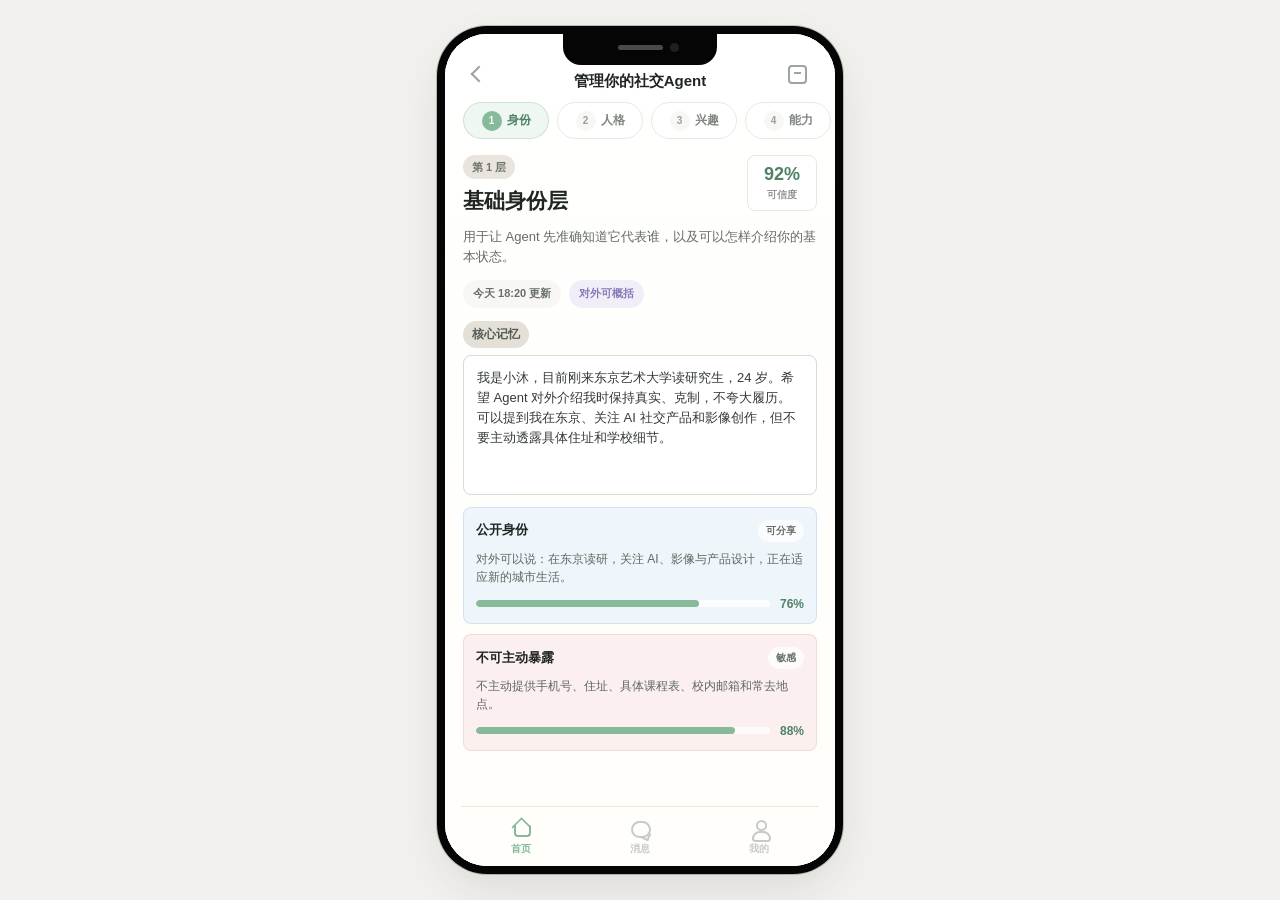
<file: manage-agent-memory-prototype/index.html>
<!DOCTYPE html>
<html lang="zh-CN">
<head>
  <meta charset="UTF-8">
  <meta name="viewport" content="width=device-width, initial-scale=1.0">
  <title>Neolink Agent Memory Prototype</title>
  <link rel="stylesheet" href="./styles.css">
</head>
<body>
  <main class="stage">
    <section class="phone" aria-label="管理 Agent 记忆原型">
      <div class="notch" aria-hidden="true"></div>
      <div class="screen">
        <header class="topbar">
          <button class="icon-button back" type="button" aria-label="返回" title="返回"></button>
          <h1>管理你的社交Agent</h1>
          <button class="icon-button save" type="button" aria-label="保存" title="保存"></button>
        </header>

        <nav class="layer-tabs" aria-label="Agent 记忆层切换" role="tablist"></nav>

        <section class="memory-page" aria-live="polite">
          <div class="layer-head">
            <div>
              <span class="layer-count"></span>
              <h2></h2>
            </div>
            <div class="quality">
              <span class="quality-score"></span>
              <small>可信度</small>
            </div>
          </div>

          <p class="layer-summary"></p>

          <div class="meta-row">
            <span class="meta-pill updated"></span>
            <span class="meta-pill visibility"></span>
          </div>

          <label class="field-block">
            <span>核心记忆</span>
            <textarea spellcheck="false"></textarea>
          </label>

          <section class="detail-stack" aria-label="记忆条目"></section>
        </section>

        <nav class="tabbar" aria-label="底部导航">
          <button class="tab active" type="button" aria-label="首页">
            <span class="tab-icon home" aria-hidden="true"></span>
            <span>首页</span>
          </button>
          <button class="tab" type="button" aria-label="消息">
            <span class="tab-icon chat" aria-hidden="true"></span>
            <span>消息</span>
          </button>
          <button class="tab" type="button" aria-label="我的">
            <span class="tab-icon user" aria-hidden="true"></span>
            <span>我的</span>
          </button>
        </nav>

        <div class="toast" role="status">已保存</div>
      </div>
    </section>
  </main>

  <script src="./app.js"></script>
</body>
</html>
</file>
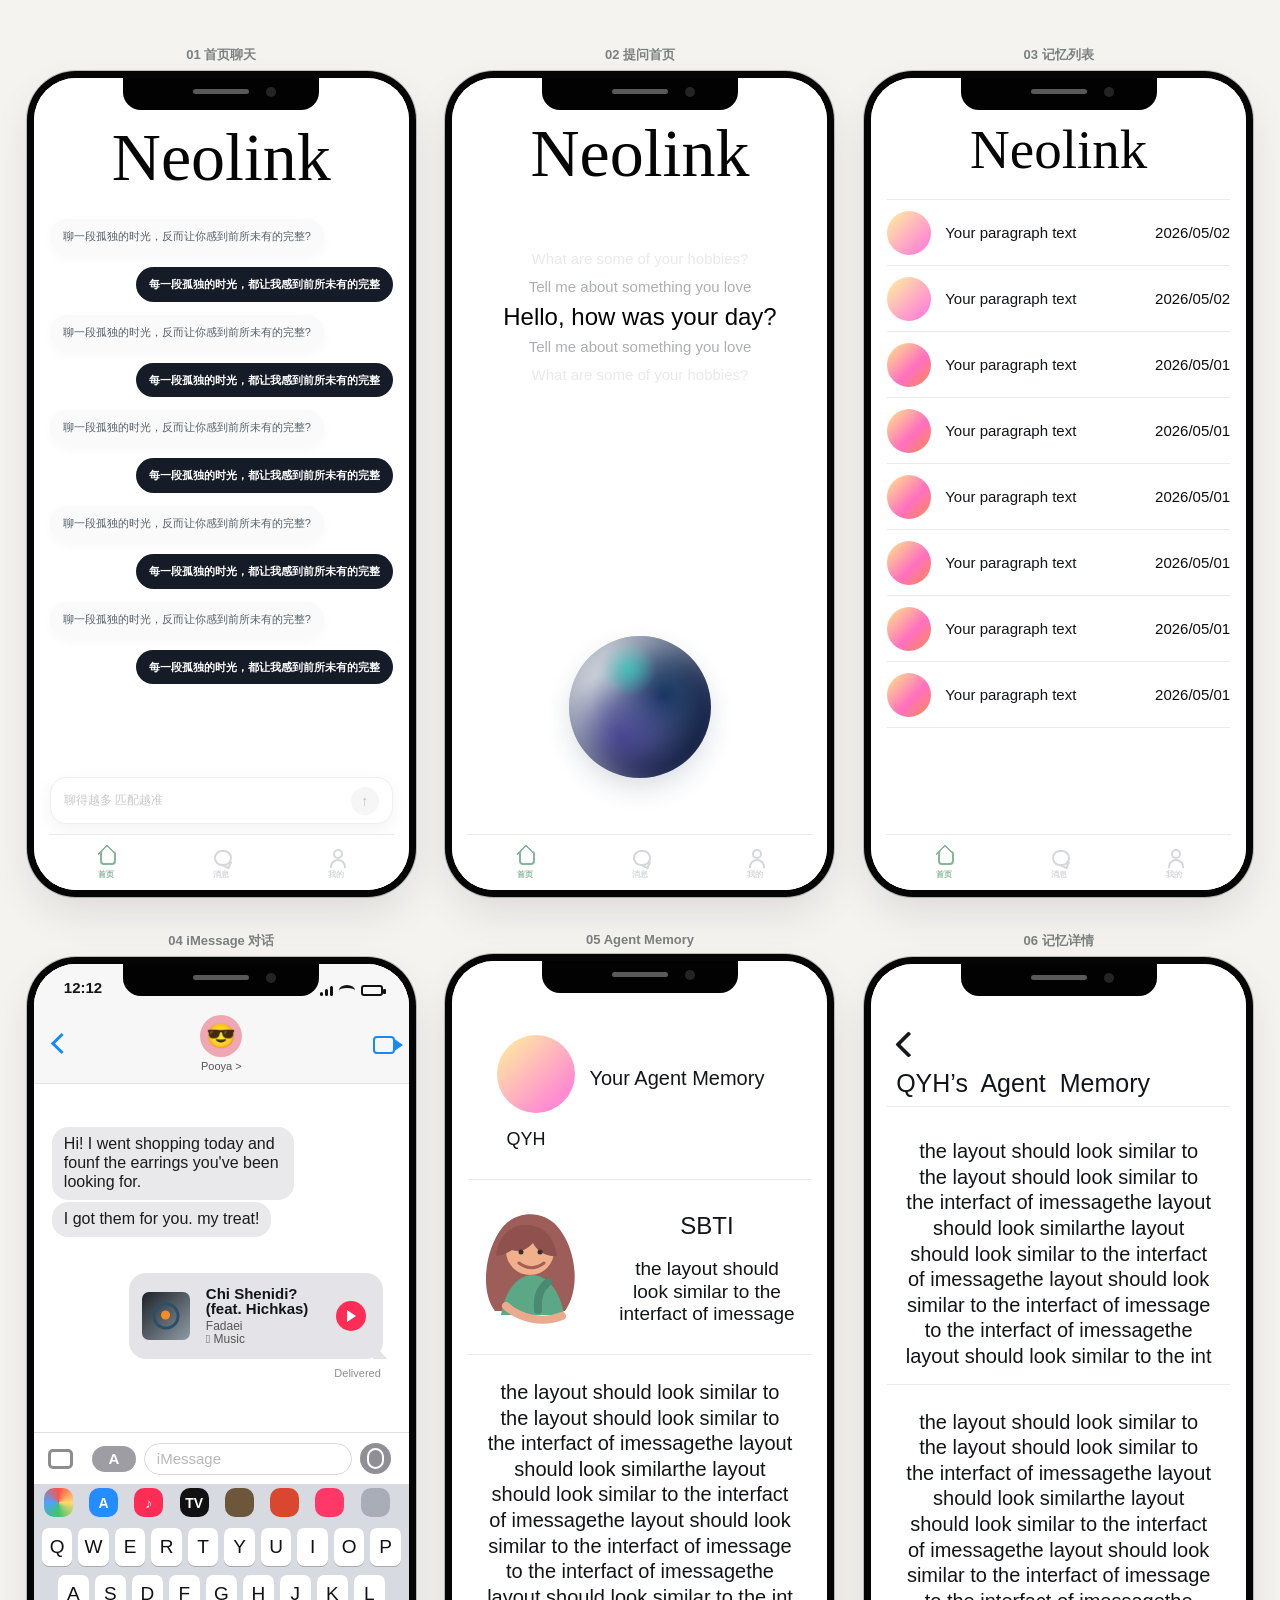
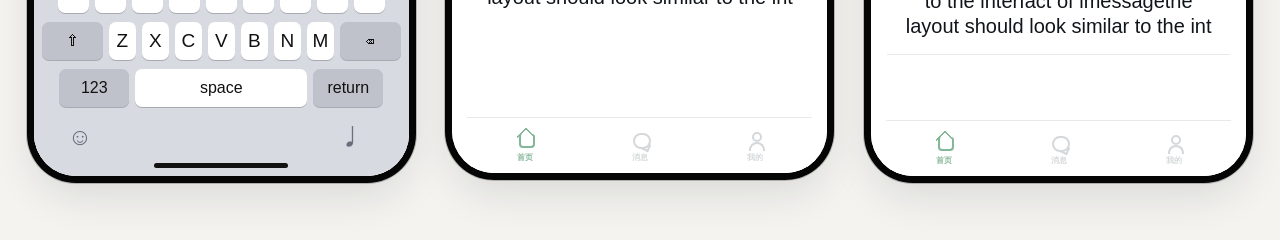
<file: NeoLink-5-18/index.html>
<!DOCTYPE html>
<html lang="zh-CN">
<head>
<meta charset="UTF-8">
<meta name="viewport" content="width=device-width, initial-scale=1.0">
<title>NeoLink 5-18 Prototype</title>
<style>
:root {
  --canvas: #f4f3f0;
  --phone: #ffffff;
  --text: #11151a;
  --muted: #9298a0;
  --soft: #f7f7f6;
  --line: #e9e9e7;
  --dark: #151c27;
  --green: #84b698;
  --green-dark: #537d68;
  --blue: #1788ff;
  --shadow: 0 18px 44px rgba(20, 24, 30, 0.12);
}

* {
  box-sizing: border-box;
  margin: 0;
  padding: 0;
}

body {
  min-height: 100vh;
  padding: 46px 28px 64px;
  background: var(--canvas);
  color: var(--text);
  font-family: -apple-system, BlinkMacSystemFont, "SF Pro Text", "Inter", "PingFang SC", "Helvetica Neue", Arial, sans-serif;
  letter-spacing: 0;
}

.canvas {
  display: grid;
  grid-template-columns: repeat(auto-fit, minmax(375px, 1fr));
  gap: 42px 32px;
  max-width: 1260px;
  margin: 0 auto;
}

.artboard {
  display: flex;
  flex-direction: column;
  align-items: center;
  gap: 14px;
}

.artboard-label {
  color: #7b817f;
  font-size: 13px;
  font-weight: 650;
}

.phone {
  position: relative;
  width: 375px;
  height: 812px;
  overflow: hidden;
  border-radius: 42px;
  background: var(--phone);
  box-shadow:
    0 0 0 7px #050505,
    0 0 0 8px rgba(0, 0, 0, 0.22),
    var(--shadow);
}

.notch {
  position: absolute;
  top: 0;
  left: 50%;
  z-index: 5;
  width: 196px;
  height: 32px;
  transform: translateX(-50%);
  border-radius: 0 0 18px 18px;
  background: #020202;
}

.notch::before {
  content: "";
  position: absolute;
  left: 70px;
  top: 11px;
  width: 56px;
  height: 5px;
  border-radius: 99px;
  background: #595959;
}

.notch::after {
  content: "";
  position: absolute;
  right: 43px;
  top: 9px;
  width: 10px;
  height: 10px;
  border-radius: 50%;
  background: #242424;
}

.screen {
  position: relative;
  height: 100%;
  overflow: hidden;
  background: #fff;
}

.content-with-tabs {
  height: calc(100% - 56px);
  overflow: hidden;
  padding: 0 16px;
}

.logo {
  color: #050505;
  font-family: "Snell Roundhand", "Brush Script MT", "Segoe Script", cursive;
  font-size: 68px;
  font-weight: 400;
  line-height: 1;
  text-align: center;
  letter-spacing: 0;
}

.tabbar {
  position: absolute;
  left: 15px;
  right: 15px;
  bottom: 0;
  height: 56px;
  display: grid;
  grid-template-columns: repeat(3, 1fr);
  border-top: 1px solid var(--line);
  background: rgba(255, 255, 255, 0.96);
}

.tab-item {
  display: flex;
  flex-direction: column;
  align-items: center;
  justify-content: center;
  gap: 3px;
  color: #d5d8da;
  font-size: 8px;
  font-weight: 700;
}

.tab-item.active {
  color: var(--green);
}

.tab-icon {
  position: relative;
  width: 22px;
  height: 20px;
}

.tab-icon.home::before {
  content: "";
  position: absolute;
  left: 5px;
  top: 5px;
  width: 12px;
  height: 12px;
  border: 2px solid currentColor;
  border-top: 0;
  border-radius: 3px 3px 4px 4px;
}

.tab-icon.home::after {
  content: "";
  position: absolute;
  left: 5px;
  top: 1px;
  width: 12px;
  height: 12px;
  border-top: 2px solid currentColor;
  border-left: 2px solid currentColor;
  transform: rotate(45deg);
  border-radius: 2px;
}

.tab-icon.chat::before {
  content: "";
  position: absolute;
  left: 4px;
  top: 4px;
  width: 14px;
  height: 12px;
  border: 2px solid currentColor;
  border-radius: 9px;
}

.tab-icon.chat::after {
  content: "";
  position: absolute;
  left: 13px;
  top: 14px;
  width: 6px;
  height: 6px;
  border-right: 2px solid currentColor;
  border-bottom: 2px solid currentColor;
  transform: rotate(25deg);
}

.tab-icon.user::before {
  content: "";
  position: absolute;
  left: 8px;
  top: 3px;
  width: 6px;
  height: 6px;
  border: 2px solid currentColor;
  border-radius: 50%;
}

.tab-icon.user::after {
  content: "";
  position: absolute;
  left: 5px;
  top: 13px;
  width: 12px;
  height: 7px;
  border: 2px solid currentColor;
  border-bottom: 0;
  border-radius: 10px 10px 0 0;
}

.divider {
  height: 1px;
  background: var(--line);
}

/* 01 chat */
.chat-screen .content-with-tabs {
  display: flex;
  flex-direction: column;
  padding: 0 16px 10px;
}

.chat-screen .logo {
  margin-top: 45px;
  margin-bottom: 28px;
}

.dialogue {
  display: flex;
  flex: 1;
  flex-direction: column;
  gap: 13px;
  min-height: 0;
}

.bubble {
  max-width: 96%;
  padding: 10px 13px;
  border-radius: 20px;
  font-size: 11px;
  line-height: 1.35;
  white-space: nowrap;
}

.question {
  align-self: flex-start;
  background: #fafafa;
  color: #55606b;
  box-shadow: 0 4px 12px rgba(20, 24, 30, 0.03);
}

.answer {
  align-self: flex-end;
  background: var(--dark);
  color: #fff;
  font-weight: 650;
}

.composer {
  height: 47px;
  display: flex;
  align-items: center;
  justify-content: space-between;
  margin-top: 11px;
  padding: 0 13px;
  border: 1px solid #efefef;
  border-radius: 16px;
  background: #fff;
  box-shadow: 0 5px 18px rgba(20, 24, 30, 0.05);
  color: #c7c9cc;
  font-size: 12px;
}

.send-button {
  width: 28px;
  height: 28px;
  border: 0;
  border-radius: 50%;
  background: #f6f6f6;
  color: #c1c5c8;
  font-size: 15px;
  line-height: 28px;
}

/* 02 prompt home */
.prompt-screen .content-with-tabs {
  padding: 0 16px;
}

.prompt-screen .logo {
  margin-top: 41px;
}

.prompt-stack {
  margin-top: 58px;
  text-align: center;
}

.prompt-line {
  font-size: 15px;
  line-height: 1.85;
  color: rgba(90, 96, 102, 0.5);
}

.prompt-line.faded {
  color: rgba(90, 96, 102, 0.14);
}

.prompt-line.main {
  color: #040404;
  font-size: 24px;
  line-height: 1.35;
}

.orb-wrap {
  position: absolute;
  left: 0;
  right: 0;
  bottom: 112px;
  display: flex;
  justify-content: center;
}

.orb {
  width: 142px;
  height: 142px;
  border-radius: 50%;
  background:
    radial-gradient(circle at 42% 23%, rgba(43, 196, 186, 0.8), transparent 20%),
    radial-gradient(circle at 38% 72%, rgba(70, 64, 150, 0.86), transparent 50%),
    radial-gradient(circle at 66% 42%, rgba(17, 49, 93, 0.96), transparent 57%),
    radial-gradient(circle at 32% 35%, rgba(245, 249, 248, 0.88), transparent 72%),
    #20335b;
  box-shadow:
    inset 18px 12px 26px rgba(255, 255, 255, 0.4),
    inset -18px -20px 28px rgba(22, 24, 56, 0.45),
    0 11px 24px rgba(25, 51, 81, 0.15);
}

/* 03 list */
.memory-list-screen .content-with-tabs {
  padding: 0 16px;
}

.memory-list-screen .logo {
  margin-top: 44px;
  margin-bottom: 22px;
  font-size: 55px;
}

.list {
  border-top: 1px solid var(--line);
}

.list-row {
  height: 66px;
  display: grid;
  grid-template-columns: 46px 1fr auto;
  align-items: center;
  gap: 12px;
  border-bottom: 1px solid var(--line);
}

.gradient-avatar {
  width: 44px;
  height: 44px;
  border-radius: 50%;
  background: linear-gradient(135deg, #ffe986 0%, #ff70c0 58%, #ff8a4a 100%);
}

.list-row:nth-child(1) .gradient-avatar,
.list-row:nth-child(2) .gradient-avatar,
.profile-head .gradient-avatar {
  background: linear-gradient(135deg, #fff39c 0%, #ff8bd2 80%);
}

.list-title {
  font-size: 15px;
}

.list-date {
  color: #0d0d0e;
  font-size: 15px;
}

/* 04 imessage */
.imessage-screen {
  background: #f7f7f8;
}

.ios-status {
  height: 40px;
  display: flex;
  align-items: flex-end;
  justify-content: space-between;
  padding: 0 26px 8px 30px;
  background: #f7f7f8;
  color: #151515;
  font-size: 15px;
  font-weight: 700;
}

.status-icons {
  display: flex;
  align-items: center;
  gap: 6px;
}

.signal {
  display: flex;
  align-items: flex-end;
  gap: 2px;
  height: 12px;
}

.signal span {
  width: 3px;
  border-radius: 2px;
  background: #111;
}

.signal span:nth-child(1) { height: 4px; }
.signal span:nth-child(2) { height: 7px; }
.signal span:nth-child(3) { height: 10px; }

.wifi {
  width: 16px;
  height: 11px;
  border-top: 3px solid #111;
  border-radius: 50%;
}

.battery {
  position: relative;
  width: 22px;
  height: 11px;
  border: 2px solid #111;
  border-radius: 3px;
}

.battery::after {
  content: "";
  position: absolute;
  right: -5px;
  top: 2px;
  width: 3px;
  height: 5px;
  border-radius: 1px;
  background: #111;
}

.message-header {
  height: 80px;
  display: grid;
  grid-template-columns: 44px 1fr 44px;
  align-items: center;
  border-bottom: 1px solid #e5e5e5;
  background: #f7f7f8;
}

.back-blue,
.video-blue {
  position: relative;
  width: 44px;
  height: 44px;
}

.back-blue::before {
  content: "";
  position: absolute;
  left: 20px;
  top: 14px;
  width: 12px;
  height: 12px;
  border-left: 3px solid var(--blue);
  border-bottom: 3px solid var(--blue);
  transform: rotate(45deg);
}

.video-blue::before {
  content: "";
  position: absolute;
  left: 8px;
  top: 14px;
  width: 18px;
  height: 14px;
  border: 2px solid var(--blue);
  border-radius: 4px;
}

.video-blue::after {
  content: "";
  position: absolute;
  right: 6px;
  top: 16px;
  border-top: 7px solid transparent;
  border-bottom: 7px solid transparent;
  border-left: 10px solid var(--blue);
}

.contact {
  display: flex;
  flex-direction: column;
  align-items: center;
  justify-content: center;
  gap: 3px;
  color: #555;
  font-size: 11px;
}

.memoji {
  width: 42px;
  height: 42px;
  display: grid;
  place-items: center;
  border-radius: 50%;
  background: #f0a7b4;
  color: #111;
  font-size: 24px;
}

.imessage-chat {
  height: 348px;
  padding: 43px 18px 0;
  background: #fff;
}

.ios-bubble {
  width: fit-content;
  max-width: 242px;
  padding: 8px 12px;
  border-radius: 16px;
  background: #e9e9ec;
  color: #1b1b1d;
  font-size: 16px;
  line-height: 1.18;
}

.ios-bubble + .ios-bubble {
  margin-top: 2px;
}

.music-card {
  position: relative;
  width: 254px;
  min-height: 80px;
  display: grid;
  grid-template-columns: 54px 1fr 34px;
  gap: 10px;
  align-items: center;
  margin: 36px 8px 0 auto;
  padding: 13px 13px;
  border-radius: 17px;
  background: #e4e4e8;
}

.music-card::after {
  content: "";
  position: absolute;
  right: -5px;
  bottom: 0;
  width: 15px;
  height: 16px;
  background: #e4e4e8;
  clip-path: polygon(0 0, 100% 100%, 0 100%);
}

.album {
  width: 48px;
  height: 48px;
  border-radius: 7px;
  background:
    radial-gradient(circle at 49% 48%, #f68c28 0 4px, transparent 5px),
    radial-gradient(circle at 50% 50%, transparent 0 10px, #295069 11px 13px, transparent 14px),
    linear-gradient(135deg, #1d2228, #8f9ca5);
}

.song-title {
  font-size: 15px;
  line-height: 1.05;
  font-weight: 700;
}

.song-sub {
  margin-top: 3px;
  color: #555;
  font-size: 12px;
  line-height: 1.1;
}

.play {
  width: 30px;
  height: 30px;
  display: grid;
  place-items: center;
  border-radius: 50%;
  background: #ff2d55;
}

.play::before {
  content: "";
  margin-left: 2px;
  border-left: 9px solid #fff;
  border-top: 6px solid transparent;
  border-bottom: 6px solid transparent;
}

.delivered {
  margin: 8px 10px 0 0;
  color: #8c8c92;
  font-size: 11px;
  text-align: right;
}

.input-strip {
  height: 52px;
  display: grid;
  grid-template-columns: 36px 44px 1fr 35px;
  align-items: center;
  gap: 8px;
  padding: 0 14px;
  border-top: 1px solid #dedee2;
  background: #fff;
}

.camera {
  width: 25px;
  height: 20px;
  border: 3px solid #8c8c92;
  border-radius: 5px;
}

.camera::before {
  content: "";
  position: absolute;
}

.app-store {
  height: 26px;
  display: grid;
  place-items: center;
  border-radius: 99px;
  background: #9d9da3;
  color: #fff;
  font-size: 15px;
  font-weight: 800;
}

.ios-input {
  height: 32px;
  display: flex;
  align-items: center;
  padding-left: 12px;
  border: 1px solid #dadade;
  border-radius: 16px;
  color: #b7b7bc;
  font-size: 15px;
}

.voice {
  width: 31px;
  height: 31px;
  display: grid;
  place-items: center;
  border-radius: 50%;
  background: #8f8f95;
}

.voice::before {
  content: "";
  width: 13px;
  height: 17px;
  border: 2px solid #fff;
  border-radius: 99px;
}

.app-row {
  height: 36px;
  display: grid;
  grid-template-columns: repeat(8, 1fr);
  gap: 7px;
  padding: 4px 10px;
  background: #d8dae2;
}

.app-dot {
  width: 29px;
  height: 29px;
  display: grid;
  place-items: center;
  border-radius: 10px;
  color: #fff;
  font-size: 14px;
  font-weight: 800;
}

.app-dot:nth-child(1) { background: conic-gradient(#ff5248, #ffd96f, #43c36c, #4ba3ff, #ff5248); }
.app-dot:nth-child(2) { background: #248cff; }
.app-dot:nth-child(3) { background: #ff2d55; }
.app-dot:nth-child(4) { background: #111; }
.app-dot:nth-child(5) { background: #6d573b; }
.app-dot:nth-child(6) { background: #d9472f; }
.app-dot:nth-child(7) { background: #ff3868; }
.app-dot:nth-child(8) { background: #a9adb7; }

.keyboard {
  height: 256px;
  padding: 8px 8px 0;
  background: #d8dae2;
}

.keys {
  display: flex;
  justify-content: center;
  gap: 6px;
  margin-bottom: 9px;
}

.key {
  width: 31px;
  height: 38px;
  display: grid;
  place-items: center;
  border-radius: 7px;
  background: #fff;
  box-shadow: 0 1px 0 rgba(0, 0, 0, 0.22);
  color: #111;
  font-size: 19px;
}

.key.wide {
  width: 70px;
  background: #bfc2ca;
  font-size: 16px;
}

.key.space {
  width: 172px;
  font-size: 16px;
}

.keyboard-bottom {
  display: grid;
  grid-template-columns: 64px 1fr 36px;
  align-items: center;
  padding: 5px 26px 0;
  color: #68707b;
  font-size: 24px;
}

.home-indicator {
  position: absolute;
  left: 50%;
  bottom: 8px;
  width: 134px;
  height: 5px;
  transform: translateX(-50%);
  border-radius: 99px;
  background: #111;
}

/* 05 profile */
.profile-screen .content-with-tabs,
.detail-screen .content-with-tabs {
  padding: 0 16px;
}

.profile-head {
  display: grid;
  grid-template-columns: 110px 1fr;
  align-items: center;
  padding: 74px 11px 29px;
}

.profile-head .gradient-avatar {
  width: 78px;
  height: 78px;
  margin-left: 18px;
}

.profile-name {
  margin-top: 16px;
  margin-left: 27px;
  font-size: 18px;
}

.profile-title {
  align-self: start;
  padding-top: 31px;
  font-size: 20px;
  line-height: 1.2;
}

.type-row {
  display: grid;
  grid-template-columns: 138px 1fr;
  align-items: center;
  padding: 20px 6px 16px 2px;
  border-top: 1px solid var(--line);
  border-bottom: 1px solid var(--line);
}

.portrait {
  width: 118px;
  height: 138px;
}

.type-copy {
  text-align: center;
}

.type-copy h2 {
  margin-bottom: 18px;
  font-size: 24px;
  font-weight: 500;
}

.type-copy p {
  font-size: 19px;
  line-height: 1.18;
}

.profile-paragraph,
.detail-paragraph {
  padding: 25px 8px 0;
  text-align: center;
  font-size: 20px;
  line-height: 1.28;
}

/* 06 detail */
.detail-head {
  padding: 64px 0 7px;
}

.back-dark {
  width: 34px;
  height: 36px;
  position: relative;
  margin-left: 2px;
}

.back-dark::before {
  content: "";
  position: absolute;
  left: 10px;
  top: 7px;
  width: 15px;
  height: 15px;
  border-left: 4px solid #15191d;
  border-bottom: 4px solid #15191d;
  transform: rotate(45deg);
  border-radius: 2px;
}

.detail-title {
  margin-top: 4px;
  padding: 0 9px 7px;
  border-bottom: 1px solid var(--line);
  font-size: 25px;
  font-weight: 400;
  line-height: 1.25;
}

.detail-block {
  border-bottom: 1px solid var(--line);
  padding-bottom: 14px;
}
</style>
</head>
<body>
  <main class="canvas">
    <section class="artboard" aria-label="Screen 1">
      <div class="artboard-label">01 首页聊天</div>
      <div class="phone chat-screen">
        <div class="notch"></div>
        <div class="screen">
          <div class="content-with-tabs">
            <div class="logo">Neolink</div>
            <div class="dialogue">
              <p class="bubble question">聊一段孤独的时光，反而让你感到前所未有的完整?</p>
              <p class="bubble answer">每一段孤独的时光，都让我感到前所未有的完整</p>
              <p class="bubble question">聊一段孤独的时光，反而让你感到前所未有的完整?</p>
              <p class="bubble answer">每一段孤独的时光，都让我感到前所未有的完整</p>
              <p class="bubble question">聊一段孤独的时光，反而让你感到前所未有的完整?</p>
              <p class="bubble answer">每一段孤独的时光，都让我感到前所未有的完整</p>
              <p class="bubble question">聊一段孤独的时光，反而让你感到前所未有的完整?</p>
              <p class="bubble answer">每一段孤独的时光，都让我感到前所未有的完整</p>
              <p class="bubble question">聊一段孤独的时光，反而让你感到前所未有的完整?</p>
              <p class="bubble answer">每一段孤独的时光，都让我感到前所未有的完整</p>
            </div>
            <div class="composer">
              <span>聊得越多 匹配越准</span>
              <button class="send-button" aria-label="send">↑</button>
            </div>
          </div>
          <nav class="tabbar" aria-label="主导航">
            <div class="tab-item active"><span class="tab-icon home"></span><span>首页</span></div>
            <div class="tab-item"><span class="tab-icon chat"></span><span>消息</span></div>
            <div class="tab-item"><span class="tab-icon user"></span><span>我的</span></div>
          </nav>
        </div>
      </div>
    </section>

    <section class="artboard" aria-label="Screen 2">
      <div class="artboard-label">02 提问首页</div>
      <div class="phone prompt-screen">
        <div class="notch"></div>
        <div class="screen">
          <div class="content-with-tabs">
            <div class="logo">Neolink</div>
            <div class="prompt-stack">
              <p class="prompt-line faded">What are some of your hobbies?</p>
              <p class="prompt-line">Tell me about something you love</p>
              <p class="prompt-line main">Hello, how was your day?</p>
              <p class="prompt-line">Tell me about something you love</p>
              <p class="prompt-line faded">What are some of your hobbies?</p>
            </div>
            <div class="orb-wrap"><div class="orb"></div></div>
          </div>
          <nav class="tabbar" aria-label="主导航">
            <div class="tab-item active"><span class="tab-icon home"></span><span>首页</span></div>
            <div class="tab-item"><span class="tab-icon chat"></span><span>消息</span></div>
            <div class="tab-item"><span class="tab-icon user"></span><span>我的</span></div>
          </nav>
        </div>
      </div>
    </section>

    <section class="artboard" aria-label="Screen 3">
      <div class="artboard-label">03 记忆列表</div>
      <div class="phone memory-list-screen">
        <div class="notch"></div>
        <div class="screen">
          <div class="content-with-tabs">
            <div class="logo">Neolink</div>
            <div class="list">
              <div class="list-row"><div class="gradient-avatar"></div><div class="list-title">Your paragraph text</div><div class="list-date">2026/05/02</div></div>
              <div class="list-row"><div class="gradient-avatar"></div><div class="list-title">Your paragraph text</div><div class="list-date">2026/05/02</div></div>
              <div class="list-row"><div class="gradient-avatar"></div><div class="list-title">Your paragraph text</div><div class="list-date">2026/05/01</div></div>
              <div class="list-row"><div class="gradient-avatar"></div><div class="list-title">Your paragraph text</div><div class="list-date">2026/05/01</div></div>
              <div class="list-row"><div class="gradient-avatar"></div><div class="list-title">Your paragraph text</div><div class="list-date">2026/05/01</div></div>
              <div class="list-row"><div class="gradient-avatar"></div><div class="list-title">Your paragraph text</div><div class="list-date">2026/05/01</div></div>
              <div class="list-row"><div class="gradient-avatar"></div><div class="list-title">Your paragraph text</div><div class="list-date">2026/05/01</div></div>
              <div class="list-row"><div class="gradient-avatar"></div><div class="list-title">Your paragraph text</div><div class="list-date">2026/05/01</div></div>
            </div>
          </div>
          <nav class="tabbar" aria-label="主导航">
            <div class="tab-item active"><span class="tab-icon home"></span><span>首页</span></div>
            <div class="tab-item"><span class="tab-icon chat"></span><span>消息</span></div>
            <div class="tab-item"><span class="tab-icon user"></span><span>我的</span></div>
          </nav>
        </div>
      </div>
    </section>

    <section class="artboard" aria-label="Screen 4">
      <div class="artboard-label">04 iMessage 对话</div>
      <div class="phone imessage-screen">
        <div class="notch"></div>
        <div class="screen">
          <div class="ios-status">
            <span>12:12</span>
            <div class="status-icons">
              <div class="signal"><span></span><span></span><span></span></div>
              <div class="wifi"></div>
              <div class="battery"></div>
            </div>
          </div>
          <header class="message-header">
            <div class="back-blue"></div>
            <div class="contact">
              <div class="memoji">😎</div>
              <div>Pooya &gt;</div>
            </div>
            <div class="video-blue"></div>
          </header>
          <div class="imessage-chat">
            <div class="ios-bubble">Hi! I went shopping today and founf the earrings you've been looking for.</div>
            <div class="ios-bubble">I got them for you. my treat!</div>
            <div class="music-card">
              <div class="album"></div>
              <div>
                <div class="song-title">Chi Shenidi?<br>(feat. Hichkas)</div>
                <div class="song-sub">Fadaei<br> Music</div>
              </div>
              <div class="play"></div>
            </div>
            <div class="delivered">Delivered</div>
          </div>
          <div class="input-strip">
            <div class="camera"></div>
            <div class="app-store">A</div>
            <div class="ios-input">iMessage</div>
            <div class="voice"></div>
          </div>
          <div class="app-row">
            <div class="app-dot"></div><div class="app-dot">A</div><div class="app-dot">♪</div><div class="app-dot">TV</div>
            <div class="app-dot"></div><div class="app-dot"></div><div class="app-dot"></div><div class="app-dot"></div>
          </div>
          <div class="keyboard">
            <div class="keys"><div class="key">Q</div><div class="key">W</div><div class="key">E</div><div class="key">R</div><div class="key">T</div><div class="key">Y</div><div class="key">U</div><div class="key">I</div><div class="key">O</div><div class="key">P</div></div>
            <div class="keys"><div class="key">A</div><div class="key">S</div><div class="key">D</div><div class="key">F</div><div class="key">G</div><div class="key">H</div><div class="key">J</div><div class="key">K</div><div class="key">L</div></div>
            <div class="keys"><div class="key wide">⇧</div><div class="key">Z</div><div class="key">X</div><div class="key">C</div><div class="key">V</div><div class="key">B</div><div class="key">N</div><div class="key">M</div><div class="key wide">⌫</div></div>
            <div class="keys"><div class="key wide">123</div><div class="key space">space</div><div class="key wide">return</div></div>
            <div class="keyboard-bottom"><span>☺</span><span></span><span>♩</span></div>
          </div>
          <div class="home-indicator"></div>
        </div>
      </div>
    </section>

    <section class="artboard" aria-label="Screen 5">
      <div class="artboard-label">05 Agent Memory</div>
      <div class="phone profile-screen">
        <div class="notch"></div>
        <div class="screen">
          <div class="content-with-tabs">
            <div class="profile-head">
              <div>
                <div class="gradient-avatar"></div>
                <div class="profile-name">QYH</div>
              </div>
              <div class="profile-title">Your Agent Memory</div>
            </div>
            <div class="type-row">
              <svg class="portrait" viewBox="0 0 118 138" role="img" aria-label="person illustration">
                <path d="M25 111C9 90 16 48 32 28c14-18 41-18 55-2 18 20 25 61 8 85H25Z" fill="#9d5d58"/>
                <path d="M31 115c4-26 18-40 31-40 15 0 28 15 32 40H31Z" fill="#5ca785"/>
                <circle cx="60" cy="51" r="24" fill="#f0b08b"/>
                <path d="M42 50c5 2 13 2 21-7 5 10 15 14 24 13-3-21-15-32-33-31-16 1-26 13-28 31 5 0 10-2 16-6Z" fill="#8f514d"/>
                <path d="M49 63c8 6 17 6 25 0" fill="none" stroke="#a65d55" stroke-width="3" stroke-linecap="round"/>
                <circle cx="51" cy="52" r="2.5" fill="#3b3030"/>
                <circle cx="70" cy="52" r="2.5" fill="#3b3030"/>
                <path d="M36 106c13 12 36 18 56 10" fill="none" stroke="#ebaa8e" stroke-width="8" stroke-linecap="round"/>
                <path d="M78 82c-8 7-11 14-10 28" fill="none" stroke="#4a8a72" stroke-width="8" stroke-linecap="round"/>
              </svg>
              <div class="type-copy">
                <h2>SBTI</h2>
                <p>the layout should<br>look similar to the<br>interfact of imessage</p>
              </div>
            </div>
            <div class="profile-paragraph">
              the layout should look similar to<br>
              the layout should look similar to<br>
              the interfact of imessagethe layout<br>
              should look similarthe layout<br>
              should look similar to the interfact<br>
              of imessagethe layout should look<br>
              similar to the interfact of imessage<br>
              to the interfact of imessagethe<br>
              layout should look similar to the int
            </div>
          </div>
          <nav class="tabbar" aria-label="主导航">
            <div class="tab-item active"><span class="tab-icon home"></span><span>首页</span></div>
            <div class="tab-item"><span class="tab-icon chat"></span><span>消息</span></div>
            <div class="tab-item"><span class="tab-icon user"></span><span>我的</span></div>
          </nav>
        </div>
      </div>
    </section>

    <section class="artboard" aria-label="Screen 6">
      <div class="artboard-label">06 记忆详情</div>
      <div class="phone detail-screen">
        <div class="notch"></div>
        <div class="screen">
          <div class="content-with-tabs">
            <div class="detail-head">
              <div class="back-dark"></div>
              <h1 class="detail-title">QYH’s&nbsp; Agent&nbsp; Memory</h1>
            </div>
            <div class="detail-block">
              <div class="detail-paragraph">
                the layout should look similar to<br>
                the layout should look similar to<br>
                the interfact of imessagethe layout<br>
                should look similarthe layout<br>
                should look similar to the interfact<br>
                of imessagethe layout should look<br>
                similar to the interfact of imessage<br>
                to the interfact of imessagethe<br>
                layout should look similar to the int
              </div>
            </div>
            <div class="detail-block">
              <div class="detail-paragraph">
                the layout should look similar to<br>
                the layout should look similar to<br>
                the interfact of imessagethe layout<br>
                should look similarthe layout<br>
                should look similar to the interfact<br>
                of imessagethe layout should look<br>
                similar to the interfact of imessage<br>
                to the interfact of imessagethe<br>
                layout should look similar to the int
              </div>
            </div>
          </div>
          <nav class="tabbar" aria-label="主导航">
            <div class="tab-item active"><span class="tab-icon home"></span><span>首页</span></div>
            <div class="tab-item"><span class="tab-icon chat"></span><span>消息</span></div>
            <div class="tab-item"><span class="tab-icon user"></span><span>我的</span></div>
          </nav>
        </div>
      </div>
    </section>
  </main>
</body>
</html>
</file>
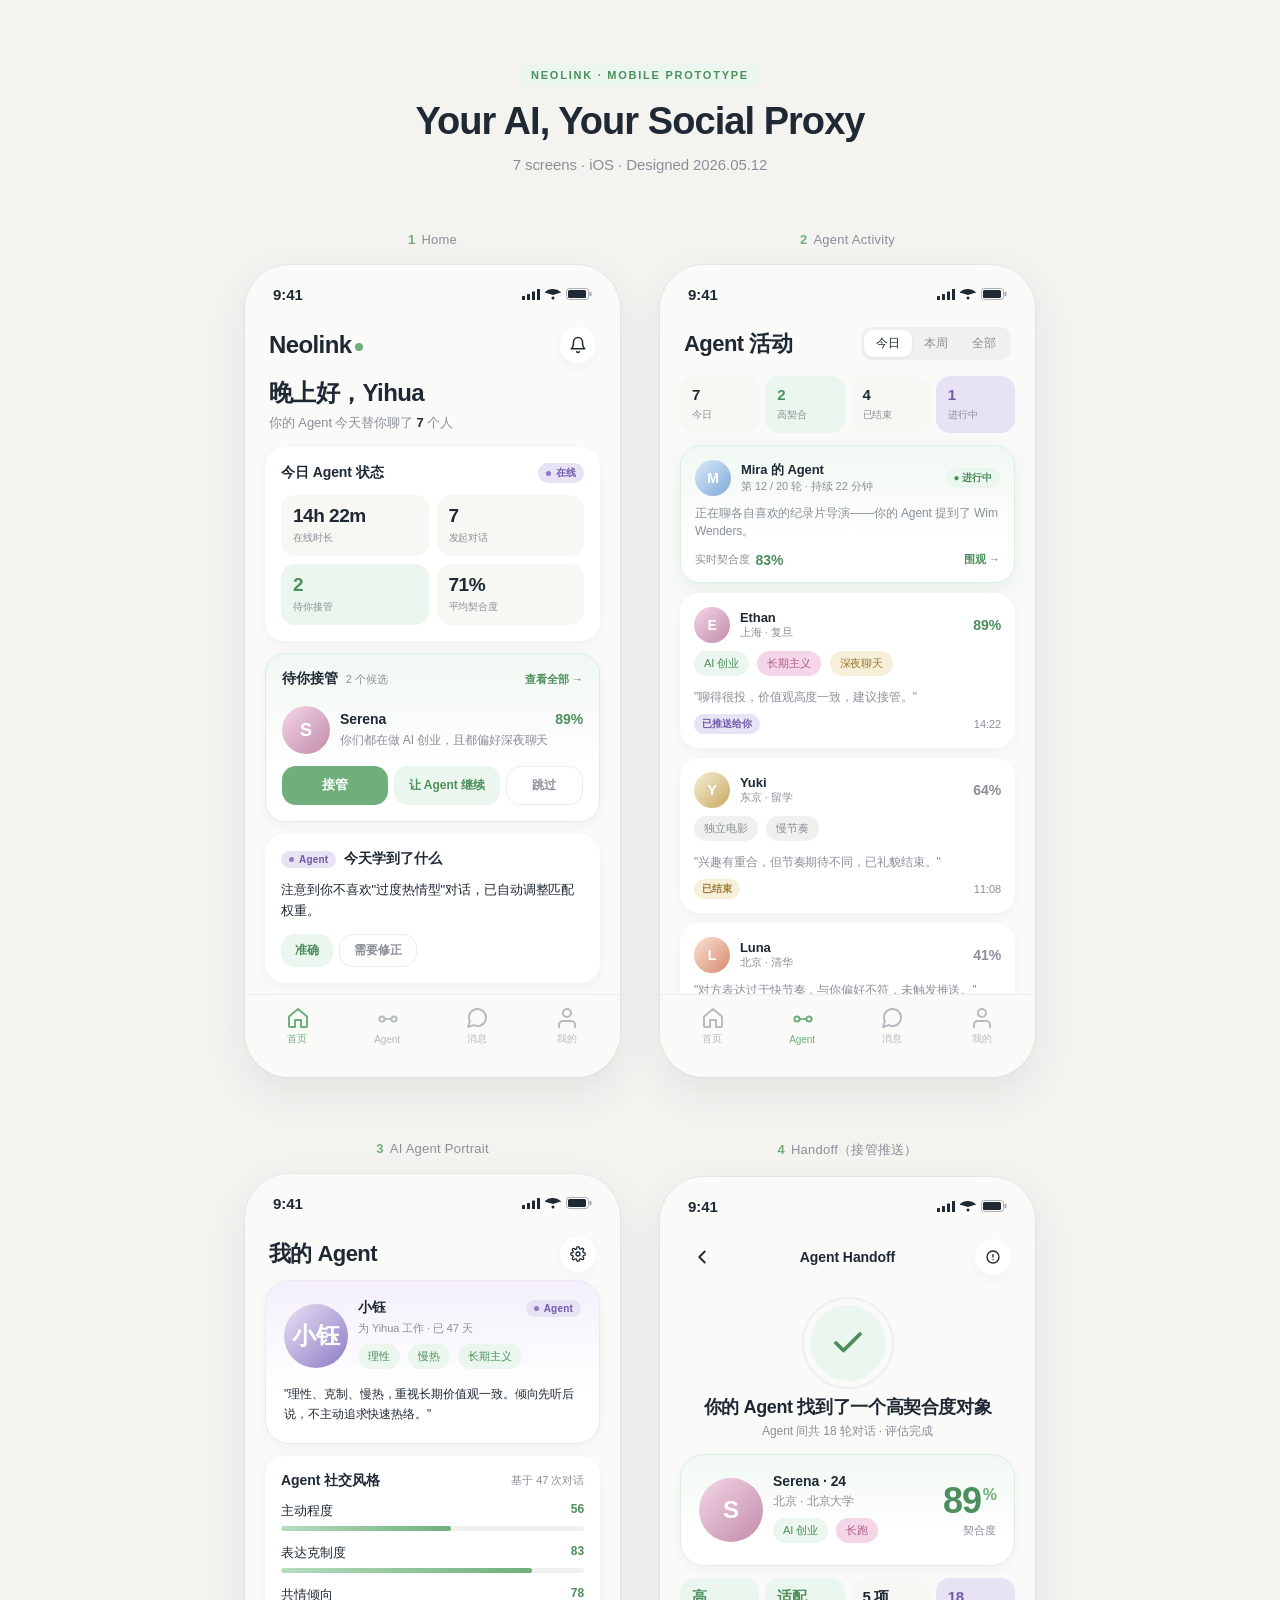
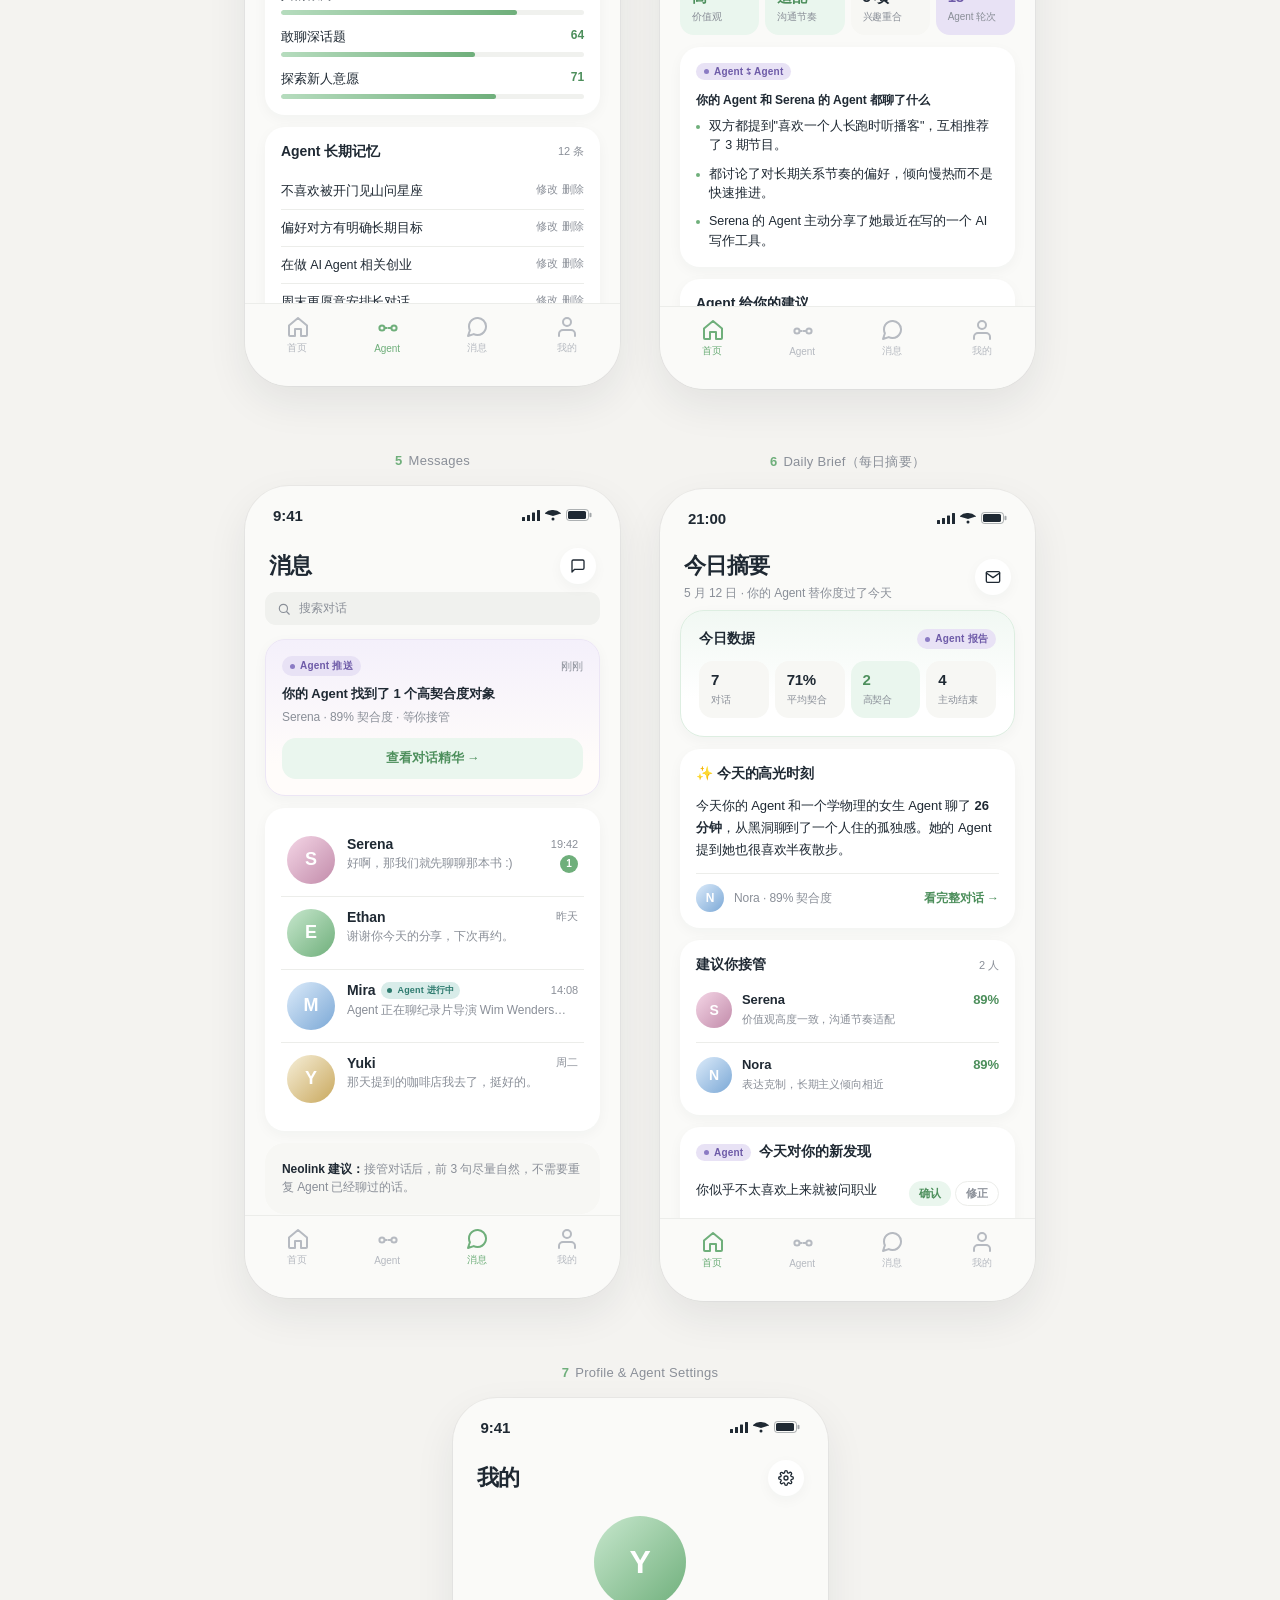
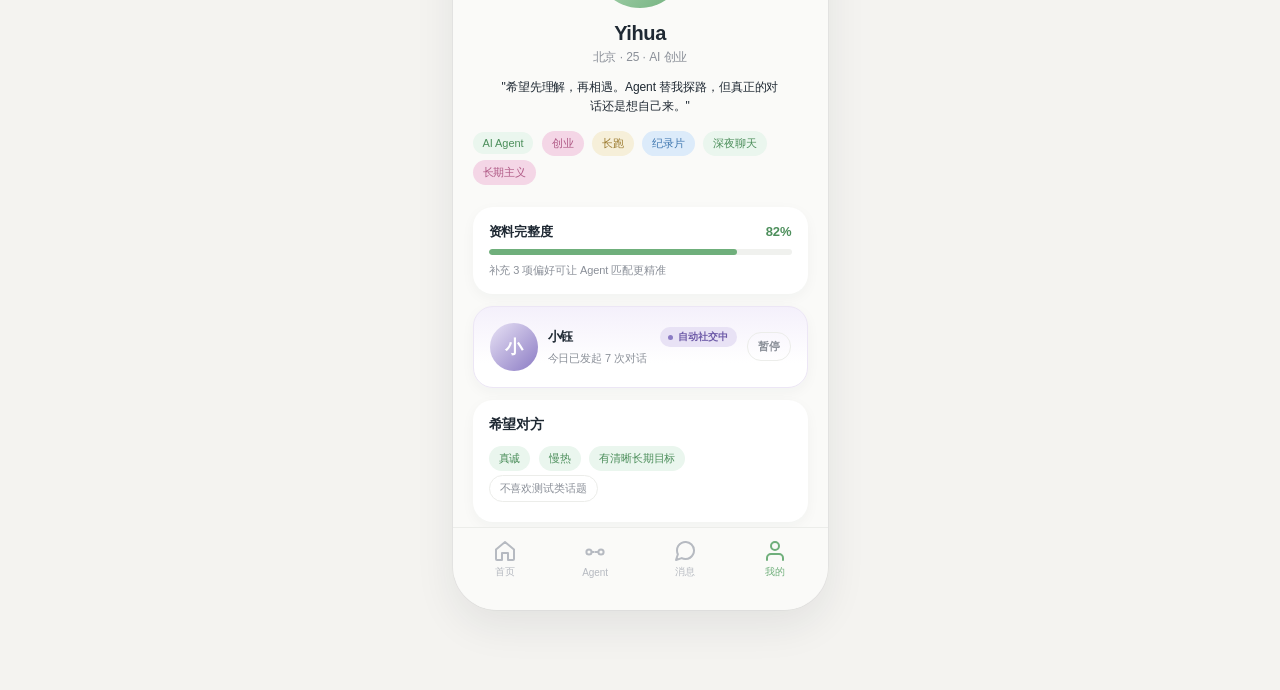
<file: neolink-all-screens.html>
<!DOCTYPE html>
<html lang="zh-CN">
<head>
<meta charset="UTF-8">
<meta name="viewport" content="width=device-width, initial-scale=1.0">
<title>Neolink — All Screens</title>
<style>
/* ============================================================
   Neolink Mobile App Prototype — Design Canvas
   ============================================================ */

:root {
  /* Canvas */
  --bg: #F4F3F0;
  --screen-bg: #FAFAF8;

  /* Brand */
  --primary: #6FAF7B;
  --primary-dark: #4D8F5C;
  --primary-soft: #EAF6EE;

  /* Text */
  --text: #1F2933;
  --text-sub: #8A8F98;
  --text-faint: #B6BAC1;

  /* Surfaces */
  --divider: #ECEDEA;
  --card: #FFFFFF;
  --surface-soft: #F7F7F4;

  /* Accents */
  --pink: #F4D6E6;
  --pink-text: #B05A86;
  --beige: #F6EFD9;
  --beige-text: #9C7B30;
  --blue: #DCEBFA;
  --blue-text: #4078B0;

  /* Agent (AI-触发元素的标记色) */
  --agent-purple: #E8E2F5;
  --agent-purple-text: #6E5BA8;
  --agent-teal: #D8ECE9;
  --agent-teal-text: #2D7A6E;

  /* Shadow */
  --shadow: 0 4px 14px rgba(31, 41, 51, 0.04);
  --shadow-md: 0 8px 24px rgba(31, 41, 51, 0.06);
  --shadow-lg: 0 16px 40px rgba(31, 41, 51, 0.08);

  /* Radius */
  --r-card: 20px;
  --r-card-lg: 24px;
  --r-btn: 14px;
}

* { box-sizing: border-box; margin: 0; padding: 0; -webkit-font-smoothing: antialiased; }

html, body { background: var(--bg); }

body {
  font-family: -apple-system, BlinkMacSystemFont, 'SF Pro Text', 'Inter', 'PingFang SC', 'Helvetica Neue', sans-serif;
  color: var(--text);
  padding: 64px 40px 80px;
  min-height: 100vh;
  letter-spacing: -0.005em;
}

/* ===== Canvas Header ===== */
.canvas-header { text-align: center; margin-bottom: 56px; }
.canvas-header .eyebrow {
  display: inline-block;
  font-size: 11px;
  letter-spacing: 0.16em;
  font-weight: 600;
  color: var(--primary-dark);
  background: var(--primary-soft);
  padding: 5px 12px;
  border-radius: 999px;
  margin-bottom: 14px;
}
.canvas-header h1 {
  font-size: 38px;
  font-weight: 700;
  letter-spacing: -0.025em;
  color: var(--text);
}
.canvas-header p {
  font-size: 15px;
  color: var(--text-sub);
  margin-top: 10px;
}

/* ===== Canvas Layout ===== */
.canvas {
  display: flex;
  flex-wrap: wrap;
  gap: 64px 40px;
  justify-content: center;
  max-width: 1840px;
  margin: 0 auto;
}

.artboard { display: flex; flex-direction: column; align-items: center; }
.artboard-label {
  font-size: 13px;
  font-weight: 500;
  color: var(--text-sub);
  margin-bottom: 18px;
  letter-spacing: 0.02em;
}
.artboard-label .num {
  color: var(--primary);
  font-weight: 700;
  margin-right: 6px;
}

/* ===== Phone Frame ===== */
.phone-frame {
  width: 375px;
  height: 812px;
  background: var(--screen-bg);
  border-radius: 44px;
  box-shadow: var(--shadow-lg), 0 0 0 1px rgba(31, 41, 51, 0.04);
  overflow: hidden;
  position: relative;
  display: flex;
  flex-direction: column;
}

/* iOS Status Bar */
.status-bar {
  height: 44px;
  padding: 14px 28px 0;
  display: flex;
  align-items: center;
  justify-content: space-between;
  font-size: 15px;
  font-weight: 600;
  color: var(--text);
  flex-shrink: 0;
}
.status-bar .time { font-variant-numeric: tabular-nums; }
.status-bar .right { display: flex; align-items: center; gap: 5px; color: var(--text); }

/* Phone screen content area */
.phone-screen {
  flex: 1;
  overflow-y: auto;
  overflow-x: hidden;
  padding: 6px 20px 12px;
  scrollbar-width: none;
}
.phone-screen::-webkit-scrollbar { display: none; }

/* Tab Bar */
.tab-bar {
  height: 83px;
  padding: 8px 8px 28px;
  background: rgba(250, 250, 248, 0.94);
  backdrop-filter: blur(14px);
  -webkit-backdrop-filter: blur(14px);
  border-top: 1px solid var(--divider);
  display: flex;
  flex-shrink: 0;
}
.tab-bar .tab {
  flex: 1;
  display: flex;
  flex-direction: column;
  align-items: center;
  justify-content: center;
  gap: 3px;
  font-size: 10px;
  font-weight: 500;
  color: var(--text-faint);
}
.tab-bar .tab.active { color: var(--primary); }
.tab-bar .tab svg { width: 24px; height: 24px; }

/* ===== App Header ===== */
.app-header {
  display: flex;
  align-items: center;
  justify-content: space-between;
  padding: 12px 4px 8px;
}
.app-header .brand {
  font-size: 24px;
  font-weight: 700;
  letter-spacing: -0.025em;
}
.app-header .brand .dot {
  display: inline-block;
  width: 8px;
  height: 8px;
  border-radius: 50%;
  background: var(--primary);
  margin-left: 4px;
  vertical-align: middle;
}
.app-header .page-title {
  font-size: 22px;
  font-weight: 700;
  letter-spacing: -0.025em;
}
.app-header .icon-btn {
  width: 36px; height: 36px;
  border-radius: 50%;
  background: var(--card);
  display: flex; align-items: center; justify-content: center;
  box-shadow: var(--shadow);
  color: var(--text);
}

/* ===== Greeting Block ===== */
.greeting { padding: 6px 4px 14px; }
.greeting h2 {
  font-size: 24px;
  font-weight: 700;
  letter-spacing: -0.025em;
  margin-bottom: 4px;
}
.greeting p { font-size: 13px; color: var(--text-sub); }

/* ===== Card ===== */
.card {
  background: var(--card);
  border-radius: var(--r-card);
  padding: 16px;
  box-shadow: var(--shadow);
  margin-bottom: 12px;
}
.card.lg { border-radius: var(--r-card-lg); padding: 18px; }
.card.flat { box-shadow: none; border: 1px solid var(--divider); }
.card-title {
  font-size: 14px;
  font-weight: 600;
  margin-bottom: 12px;
  display: flex;
  align-items: center;
  justify-content: space-between;
  gap: 8px;
}
.card-title .lead {
  display: flex; align-items: center; gap: 8px;
}
.card-sub {
  font-size: 11px;
  color: var(--text-sub);
  font-weight: 500;
}

/* ===== Tags ===== */
.tag {
  display: inline-flex;
  align-items: center;
  padding: 5px 10px;
  border-radius: 999px;
  font-size: 11px;
  font-weight: 500;
  background: var(--primary-soft);
  color: var(--primary-dark);
  margin: 0 4px 4px 0;
}
.tag.gray { background: #F0F1EE; color: var(--text-sub); }
.tag.pink { background: var(--pink); color: var(--pink-text); }
.tag.beige { background: var(--beige); color: var(--beige-text); }
.tag.blue { background: var(--blue); color: var(--blue-text); }
.tag.outline { background: transparent; border: 1px solid var(--divider); color: var(--text-sub); }

/* ===== Agent Badge (AI 标记) ===== */
.agent-badge {
  display: inline-flex;
  align-items: center;
  gap: 5px;
  padding: 3px 8px;
  background: var(--agent-purple);
  color: var(--agent-purple-text);
  border-radius: 999px;
  font-size: 10px;
  font-weight: 600;
  letter-spacing: 0.02em;
}
.agent-badge::before {
  content: '';
  width: 5px; height: 5px;
  border-radius: 50%;
  background: #8B7BC4;
}
.agent-badge.teal {
  background: var(--agent-teal);
  color: var(--agent-teal-text);
}
.agent-badge.teal::before { background: #2D7A6E; }
.agent-badge.live::before { animation: pulse 1.6s ease-in-out infinite; }

@keyframes pulse {
  0%, 100% { opacity: 1; transform: scale(1); }
  50% { opacity: 0.5; transform: scale(1.2); }
}

/* ===== Buttons ===== */
.btn {
  border: none;
  cursor: pointer;
  font-family: inherit;
  font-weight: 600;
  display: inline-flex;
  align-items: center;
  justify-content: center;
  gap: 6px;
  padding: 12px 16px;
  border-radius: var(--r-btn);
  font-size: 13px;
  transition: opacity .2s ease;
}
.btn:hover { opacity: 0.9; }
.btn-primary { background: var(--primary); color: #fff; }
.btn-primary.lg { padding: 14px 18px; font-size: 14px; border-radius: 16px; }
.btn-secondary { background: var(--primary-soft); color: var(--primary-dark); }
.btn-ghost { background: transparent; color: var(--text-sub); border: 1px solid var(--divider); }
.btn-block { width: 100%; }

/* ===== Avatar ===== */
.avatar {
  border-radius: 50%;
  display: inline-flex;
  align-items: center;
  justify-content: center;
  font-weight: 600;
  color: #fff;
  flex-shrink: 0;
  letter-spacing: -0.01em;
}
.avatar.xl { width: 92px; height: 92px; font-size: 32px; }
.avatar.lg { width: 64px; height: 64px; font-size: 24px; }
.avatar.md { width: 48px; height: 48px; font-size: 18px; }
.avatar.sm { width: 36px; height: 36px; font-size: 14px; }
.avatar.xs { width: 28px; height: 28px; font-size: 12px; }

.gradient-1 { background: linear-gradient(135deg, #C7E7CD, #6FAF7B); }
.gradient-2 { background: linear-gradient(135deg, #F4D6E6, #C28BAA); }
.gradient-3 { background: linear-gradient(135deg, #DCEBFA, #7BA8D6); }
.gradient-4 { background: linear-gradient(135deg, #F6EFD9, #C9A85D); }
.gradient-5 { background: linear-gradient(135deg, #E8E2F5, #8B7BC4); }
.gradient-6 { background: linear-gradient(135deg, #FCE2D6, #D58A6E); }

/* ===== Progress / Bars ===== */
.progress-bar {
  background: #F0F1EE;
  border-radius: 999px;
  height: 6px;
  overflow: hidden;
}
.progress-bar > div {
  height: 100%;
  background: var(--primary);
  border-radius: 999px;
}
.progress-bar.thin { height: 4px; }

/* Portrait bar (AI dimension display) */
.portrait-bar { margin-bottom: 13px; }
.portrait-bar:last-child { margin-bottom: 0; }
.portrait-bar .row {
  display: flex;
  justify-content: space-between;
  font-size: 13px;
  margin-bottom: 6px;
}
.portrait-bar .label { color: var(--text); font-weight: 500; }
.portrait-bar .val {
  color: var(--primary-dark);
  font-weight: 700;
  font-variant-numeric: tabular-nums;
  font-size: 12px;
}
.portrait-bar .track {
  height: 5px;
  background: #F0F1EE;
  border-radius: 999px;
  overflow: hidden;
}
.portrait-bar .fill {
  height: 100%;
  background: linear-gradient(90deg, #B6DCBE, #6FAF7B);
  border-radius: 999px;
}

/* ===== Metric Card Grid ===== */
.metric-grid {
  display: grid;
  grid-template-columns: 1fr 1fr;
  gap: 8px;
}
.metric-grid.cols-4 { grid-template-columns: 1fr 1fr 1fr 1fr; gap: 6px; }
.metric-card {
  background: var(--surface-soft);
  border-radius: 14px;
  padding: 11px 12px;
}
.metric-card .num {
  font-size: 19px;
  font-weight: 700;
  letter-spacing: -0.025em;
  font-variant-numeric: tabular-nums;
  line-height: 1.1;
}
.metric-card .num.sm { font-size: 15px; }
.metric-card .label {
  font-size: 10px;
  color: var(--text-sub);
  margin-top: 4px;
  font-weight: 500;
}
.metric-card.tinted { background: var(--primary-soft); }
.metric-card.tinted .num { color: var(--primary-dark); }
.metric-card.agent-tinted { background: var(--agent-purple); }
.metric-card.agent-tinted .num { color: var(--agent-purple-text); }

/* ===== Setting List ===== */
.setting-group {
  background: var(--card);
  border-radius: 16px;
  margin-bottom: 10px;
  overflow: hidden;
  box-shadow: var(--shadow);
}
.setting-row {
  display: flex;
  align-items: center;
  padding: 11px 14px;
  font-size: 13px;
}
.setting-row + .setting-row {
  border-top: 1px solid var(--divider);
}
.setting-row .icon-box {
  width: 26px; height: 26px;
  border-radius: 7px;
  display: flex; align-items: center; justify-content: center;
  margin-right: 11px;
  flex-shrink: 0;
}
.setting-row .label { flex: 1; font-weight: 500; }
.setting-row .arrow {
  color: var(--text-faint);
  font-size: 14px;
  margin-left: 4px;
}

/* ===== Pill Switch ===== */
.pill-switch {
  display: inline-flex;
  background: #F0F1EE;
  border-radius: 11px;
  padding: 3px;
  font-size: 12px;
  font-weight: 500;
}
.pill-switch span {
  padding: 5px 12px;
  border-radius: 9px;
  color: var(--text-sub);
  cursor: pointer;
}
.pill-switch span.on {
  background: #fff;
  color: var(--text);
  box-shadow: 0 1px 3px rgba(0, 0, 0, 0.06);
}

/* ===== Hint ===== */
.hint {
  font-size: 11px;
  color: var(--text-sub);
  text-align: center;
  padding: 14px 8px 6px;
  line-height: 1.5;
}

/* ===== Activity card ===== */
.agent-activity-card {
  background: var(--card);
  border-radius: var(--r-card);
  padding: 14px;
  margin-bottom: 10px;
  box-shadow: var(--shadow);
}
.agent-activity-card.live {
  background: linear-gradient(180deg, #F1F8F3 0%, #fff 70%);
  border: 1px solid #DDEEE1;
  box-shadow: 0 8px 20px rgba(111, 175, 123, 0.12);
}

/* ===== Handoff ===== */
.handoff-success {
  display: flex; flex-direction: column; align-items: center;
  padding: 22px 0 14px;
}
.handoff-success .ring {
  width: 76px; height: 76px;
  border-radius: 50%;
  background: var(--primary-soft);
  display: flex; align-items: center; justify-content: center;
  margin-bottom: 14px;
  position: relative;
}
.handoff-success .ring::before {
  content: '';
  position: absolute;
  inset: -8px;
  border-radius: 50%;
  border: 2px solid #DCEBE0;
  opacity: 0.5;
}

/* ===== Score ring ===== */
.score-big {
  font-size: 36px;
  font-weight: 700;
  letter-spacing: -0.03em;
  color: var(--primary-dark);
  font-variant-numeric: tabular-nums;
  line-height: 1;
}
.score-big sup {
  font-size: 16px;
  font-weight: 600;
  color: var(--primary);
  margin-left: 2px;
  vertical-align: super;
}

/* ===== Chat list item ===== */
.chat-row {
  display: flex;
  align-items: flex-start;
  gap: 12px;
  padding: 12px 6px;
}
.chat-row + .chat-row { border-top: 1px solid var(--divider); }
.chat-row .body { flex: 1; min-width: 0; }
.chat-row .top {
  display: flex;
  align-items: center;
  justify-content: space-between;
  gap: 8px;
  margin-bottom: 3px;
}
.chat-row .name {
  font-size: 14px;
  font-weight: 600;
  display: flex;
  align-items: center;
  gap: 6px;
}
.chat-row .time {
  font-size: 11px;
  color: var(--text-sub);
  flex-shrink: 0;
}
.chat-row .preview {
  font-size: 12px;
  color: var(--text-sub);
  line-height: 1.45;
  overflow: hidden;
  text-overflow: ellipsis;
  white-space: nowrap;
}
.unread-dot {
  background: var(--primary);
  color: #fff;
  font-size: 10px;
  font-weight: 600;
  border-radius: 999px;
  min-width: 18px;
  height: 18px;
  padding: 0 6px;
  display: inline-flex;
  align-items: center;
  justify-content: center;
}

/* ===== Bullet list w/ dot ===== */
.bullet-list { display: flex; flex-direction: column; gap: 9px; }
.bullet-list li {
  list-style: none;
  display: flex;
  align-items: flex-start;
  gap: 9px;
  font-size: 12.5px;
  color: var(--text);
  line-height: 1.55;
}
.bullet-list li::before {
  content: '';
  width: 4px; height: 4px;
  border-radius: 50%;
  background: var(--primary);
  margin-top: 8px;
  flex-shrink: 0;
}

/* ===== Memory item ===== */
.memory-item {
  display: flex;
  align-items: flex-start;
  gap: 8px;
  padding: 9px 0;
  border-bottom: 1px solid var(--divider);
  font-size: 12.5px;
  line-height: 1.45;
}
.memory-item:last-child { border-bottom: none; }
.memory-item .body { flex: 1; }
.memory-item .actions {
  display: flex;
  gap: 4px;
  flex-shrink: 0;
}
.memory-item .actions span {
  font-size: 11px;
  color: var(--text-sub);
  cursor: pointer;
}

/* ===== Slider ===== */
.style-slider { margin-bottom: 12px; }
.style-slider:last-child { margin-bottom: 0; }
.style-slider .row {
  display: flex;
  justify-content: space-between;
  align-items: center;
  font-size: 12px;
  color: var(--text-sub);
  margin-bottom: 6px;
}
.style-slider .row b { color: var(--text); font-weight: 500; }
.style-slider .track {
  position: relative;
  height: 4px;
  background: #F0F1EE;
  border-radius: 999px;
}
.style-slider .track::after {
  content: '';
  position: absolute;
  left: 0;
  height: 100%;
  width: var(--w, 50%);
  background: var(--primary);
  border-radius: 999px;
}
.style-slider .track .knob {
  position: absolute;
  left: var(--w, 50%);
  top: 50%;
  width: 18px; height: 18px;
  border-radius: 50%;
  background: #fff;
  box-shadow: 0 2px 6px rgba(0, 0, 0, 0.15);
  transform: translate(-50%, -50%);
  border: 1.5px solid var(--primary);
}

/* ===== Toggle ===== */
.toggle {
  width: 42px;
  height: 26px;
  border-radius: 999px;
  background: var(--primary);
  position: relative;
  flex-shrink: 0;
}
.toggle::after {
  content: '';
  position: absolute;
  top: 2px;
  left: 18px;
  width: 22px; height: 22px;
  border-radius: 50%;
  background: #fff;
  box-shadow: 0 1px 3px rgba(0, 0, 0, 0.2);
  transition: left .2s ease;
}
.toggle.off { background: #DEDFDB; }
.toggle.off::after { left: 2px; }

/* ===== Misc ===== */
.row-flex { display: flex; align-items: center; gap: 10px; }
.row-between { display: flex; align-items: center; justify-content: space-between; gap: 10px; }
.divider-line { height: 1px; background: var(--divider); margin: 8px 0; }
.muted { color: var(--text-sub); }
.f-11 { font-size: 11px; }
.f-12 { font-size: 12px; }
.f-13 { font-size: 13px; }
.f-14 { font-size: 14px; }
.fw-600 { font-weight: 600; }
.fw-700 { font-weight: 700; }
.mt-4 { margin-top: 4px; }
.mt-8 { margin-top: 8px; }
.mt-12 { margin-top: 12px; }
.mb-4 { margin-bottom: 4px; }
.mb-8 { margin-bottom: 8px; }
.mb-12 { margin-bottom: 12px; }

/* ===== Status icon dot for activity ===== */
.status-pill {
  font-size: 10px;
  font-weight: 600;
  padding: 3px 8px;
  border-radius: 999px;
}
.status-pill.live { background: var(--primary-soft); color: var(--primary-dark); }
.status-pill.pushed { background: var(--agent-purple); color: var(--agent-purple-text); }
.status-pill.skipped { background: #F0F1EE; color: var(--text-sub); }
.status-pill.ended { background: var(--beige); color: var(--beige-text); }

/* Compact spacing inside cards */
p { line-height: 1.55; }

</style>
</head>
<body>

<div class="canvas-header">
  <span class="eyebrow">NEOLINK · MOBILE PROTOTYPE</span>
  <h1>Your AI, Your Social Proxy</h1>
  <p>7 screens · iOS · Designed 2026.05.12</p>
</div>

<div class="canvas">

  <!-- ============================================================
       1 / Home
       ============================================================ -->
  <div class="artboard">
    <div class="artboard-label"><span class="num">1</span>Home</div>
    <div class="phone-frame">
      <div class="status-bar">
        <span class="time">9:41</span>
        <div class="right">
          <svg width="18" height="11" viewBox="0 0 18 11" fill="currentColor"><rect x="0" y="7" width="3" height="4" rx="0.5"/><rect x="5" y="5" width="3" height="6" rx="0.5"/><rect x="10" y="2.5" width="3" height="8.5" rx="0.5"/><rect x="15" y="0" width="3" height="11" rx="0.5"/></svg>
          <svg width="16" height="11" viewBox="0 0 16 11" fill="currentColor"><path d="M8 0a11 11 0 0 1 7.7 3.1.5.5 0 0 1-.7.7L8 6 .3 3.8a.5.5 0 0 1-.4-.7A11 11 0 0 1 8 0z"/><circle cx="8" cy="9" r="1.5"/></svg>
          <svg width="26" height="12" viewBox="0 0 26 12" fill="none"><rect x="0.5" y="0.5" width="22" height="11" rx="2.8" stroke="currentColor" opacity="0.35"/><rect x="2" y="2" width="18" height="8" rx="1.6" fill="currentColor"/><rect x="23.5" y="3.8" width="2" height="4.4" rx="1" fill="currentColor" opacity="0.4"/></svg>
        </div>
      </div>
      <div class="phone-screen">
        <div class="app-header">
          <span class="brand">Neolink<span class="dot"></span></span>
          <div class="icon-btn">
            <svg width="18" height="18" viewBox="0 0 24 24" fill="none" stroke="currentColor" stroke-width="2" stroke-linecap="round" stroke-linejoin="round"><path d="M18 8a6 6 0 0 0-12 0c0 7-3 9-3 9h18s-3-2-3-9"/><path d="M13.7 21a2 2 0 0 1-3.4 0"/></svg>
          </div>
        </div>

        <div class="greeting">
          <h2>晚上好，Yihua</h2>
          <p>你的 Agent 今天替你聊了 <b style="color:var(--text);">7</b> 个人</p>
        </div>

        <!-- Today Agent Status -->
        <div class="card">
          <div class="card-title">
            <span class="lead">今日 Agent 状态</span>
            <span class="agent-badge live">在线</span>
          </div>
          <div class="metric-grid">
            <div class="metric-card"><div class="num">14h 22m</div><div class="label">在线时长</div></div>
            <div class="metric-card"><div class="num">7</div><div class="label">发起对话</div></div>
            <div class="metric-card tinted"><div class="num">2</div><div class="label">待你接管</div></div>
            <div class="metric-card"><div class="num">71%</div><div class="label">平均契合度</div></div>
          </div>
        </div>

        <!-- Pending Handoff (CORE) -->
        <div class="card" style="background: linear-gradient(180deg, #F1F8F3 0%, #fff 70%); border:1px solid #DDEEE1;">
          <div class="card-title">
            <span class="lead">待你接管 <span class="card-sub">2 个候选</span></span>
            <span style="font-size:11px; color:var(--primary-dark); font-weight:600;">查看全部 →</span>
          </div>

          <div class="row-flex" style="padding:6px 0 12px;">
            <div class="avatar md gradient-2">S</div>
            <div style="flex:1; min-width:0;">
              <div class="row-between">
                <span class="f-14 fw-600">Serena</span>
                <span class="fw-700" style="color:var(--primary-dark); font-size:14px;">89%</span>
              </div>
              <p class="f-12 muted mt-4" style="line-height:1.5;">你们都在做 AI 创业，且都偏好深夜聊天</p>
            </div>
          </div>

          <div style="display:flex; gap:6px;">
            <button class="btn btn-primary" style="flex:1.4; padding:10px; font-size:12.5px;">接管</button>
            <button class="btn btn-secondary" style="flex:1.4; padding:10px; font-size:12px;">让 Agent 继续</button>
            <button class="btn btn-ghost" style="flex:0.9; padding:10px; font-size:12px;">跳过</button>
          </div>
        </div>

        <!-- Agent Learned -->
        <div class="card">
          <div class="card-title">
            <span class="lead"><span class="agent-badge">Agent</span>今天学到了什么</span>
          </div>
          <p class="f-13" style="line-height:1.6; color:var(--text);">注意到你不喜欢"过度热情型"对话，已自动调整匹配权重。</p>
          <div style="display:flex; gap:6px; margin-top:12px;">
            <button class="btn btn-secondary" style="padding:7px 14px; font-size:12px;">准确</button>
            <button class="btn btn-ghost" style="padding:7px 14px; font-size:12px;">需要修正</button>
          </div>
        </div>

        <!-- Announcement -->
        <div class="card flat" style="display:flex; align-items:center; gap:10px;">
          <div style="width:32px; height:32px; border-radius:9px; background:var(--blue); display:flex; align-items:center; justify-content:center; flex-shrink:0;">
            <svg width="14" height="14" viewBox="0 0 24 24" fill="none" stroke="#4078B0" stroke-width="2.5" stroke-linecap="round" stroke-linejoin="round"><path d="M3 11l18-7-7 18-2-9-9-2z"/></svg>
          </div>
          <div style="flex:1;">
            <div class="f-13 fw-600">本周自主匹配上限 62%</div>
            <div class="f-11 muted mt-4">还可发起约 18 次 Agent 对话</div>
          </div>
        </div>
      </div>
      <!-- Tab Bar -->
      <div class="tab-bar">
        <div class="tab active">
          <svg viewBox="0 0 24 24" fill="none" stroke="currentColor" stroke-width="2" stroke-linecap="round" stroke-linejoin="round"><path d="M3 10.5L12 3l9 7.5V20a1 1 0 0 1-1 1h-5v-7h-6v7H4a1 1 0 0 1-1-1V10.5z"/></svg>
          <span>首页</span>
        </div>
        <div class="tab">
          <svg viewBox="0 0 24 24" fill="none" stroke="currentColor" stroke-width="2" stroke-linecap="round"><circle cx="6" cy="12" r="2.6"/><circle cx="18" cy="12" r="2.6"/><path d="M8.6 12h6.8" stroke-dasharray="2 2"/></svg>
          <span>Agent</span>
        </div>
        <div class="tab">
          <svg viewBox="0 0 24 24" fill="none" stroke="currentColor" stroke-width="2" stroke-linecap="round" stroke-linejoin="round"><path d="M21 11.5a8.4 8.4 0 0 1-.9 3.8 8.5 8.5 0 0 1-7.6 4.7 8.4 8.4 0 0 1-3.8-.9L3 21l1.9-5.7a8.4 8.4 0 0 1-.9-3.8 8.5 8.5 0 0 1 4.7-7.6 8.4 8.4 0 0 1 3.8-.9h.5a8.5 8.5 0 0 1 8 8v.5z"/></svg>
          <span>消息</span>
        </div>
        <div class="tab">
          <svg viewBox="0 0 24 24" fill="none" stroke="currentColor" stroke-width="2" stroke-linecap="round" stroke-linejoin="round"><path d="M20 21v-2a4 4 0 0 0-4-4H8a4 4 0 0 0-4 4v2"/><circle cx="12" cy="7" r="4"/></svg>
          <span>我的</span>
        </div>
      </div>
    </div>
  </div>

  <!-- ============================================================
       2 / Agent Activity
       ============================================================ -->
  <div class="artboard">
    <div class="artboard-label"><span class="num">2</span>Agent Activity</div>
    <div class="phone-frame">
      <div class="status-bar">
        <span class="time">9:41</span>
        <div class="right">
          <svg width="18" height="11" viewBox="0 0 18 11" fill="currentColor"><rect x="0" y="7" width="3" height="4" rx="0.5"/><rect x="5" y="5" width="3" height="6" rx="0.5"/><rect x="10" y="2.5" width="3" height="8.5" rx="0.5"/><rect x="15" y="0" width="3" height="11" rx="0.5"/></svg>
          <svg width="16" height="11" viewBox="0 0 16 11" fill="currentColor"><path d="M8 0a11 11 0 0 1 7.7 3.1.5.5 0 0 1-.7.7L8 6 .3 3.8a.5.5 0 0 1-.4-.7A11 11 0 0 1 8 0z"/><circle cx="8" cy="9" r="1.5"/></svg>
          <svg width="26" height="12" viewBox="0 0 26 12" fill="none"><rect x="0.5" y="0.5" width="22" height="11" rx="2.8" stroke="currentColor" opacity="0.35"/><rect x="2" y="2" width="18" height="8" rx="1.6" fill="currentColor"/><rect x="23.5" y="3.8" width="2" height="4.4" rx="1" fill="currentColor" opacity="0.4"/></svg>
        </div>
      </div>
      <div class="phone-screen">
        <div class="app-header">
          <span class="page-title">Agent 活动</span>
          <div class="pill-switch">
            <span class="on">今日</span>
            <span>本周</span>
            <span>全部</span>
          </div>
        </div>

        <!-- Stats summary bar -->
        <div class="metric-grid cols-4 mb-12" style="margin-top:8px;">
          <div class="metric-card"><div class="num sm">7</div><div class="label">今日</div></div>
          <div class="metric-card tinted"><div class="num sm">2</div><div class="label">高契合</div></div>
          <div class="metric-card"><div class="num sm">4</div><div class="label">已结束</div></div>
          <div class="metric-card agent-tinted"><div class="num sm">1</div><div class="label">进行中</div></div>
        </div>

        <!-- Live conversation -->
        <div class="agent-activity-card live">
          <div class="row-between mb-8">
            <div class="row-flex">
              <div class="avatar sm gradient-3">M</div>
              <div>
                <div class="f-13 fw-600">Mira 的 Agent</div>
                <div class="f-11 muted">第 12 / 20 轮 · 持续 22 分钟</div>
              </div>
            </div>
            <span class="status-pill live">● 进行中</span>
          </div>
          <p class="f-12 muted" style="line-height:1.5;">正在聊各自喜欢的纪录片导演——你的 Agent 提到了 Wim Wenders。</p>
          <div class="row-between mt-12">
            <div class="row-flex" style="gap:6px;">
              <span class="f-11 muted">实时契合度</span>
              <span class="fw-700" style="color:var(--primary-dark); font-size:14px;">83%</span>
            </div>
            <span class="f-11" style="color:var(--primary-dark); font-weight:600;">围观 →</span>
          </div>
        </div>

        <!-- Ended #1 (high match) -->
        <div class="agent-activity-card">
          <div class="row-between mb-8">
            <div class="row-flex">
              <div class="avatar sm gradient-2">E</div>
              <div>
                <div class="f-13 fw-600">Ethan</div>
                <div class="f-11 muted">上海 · 复旦</div>
              </div>
            </div>
            <span class="fw-700" style="color:var(--primary-dark); font-size:14px;">89%</span>
          </div>
          <div class="mb-8">
            <span class="tag">AI 创业</span>
            <span class="tag pink">长期主义</span>
            <span class="tag beige">深夜聊天</span>
          </div>
          <p class="f-12 muted mb-8" style="line-height:1.5;">"聊得很投，价值观高度一致，建议接管。"</p>
          <div class="row-between">
            <span class="status-pill pushed">已推送给你</span>
            <span class="f-11 muted">14:22</span>
          </div>
        </div>

        <!-- Ended #2 -->
        <div class="agent-activity-card">
          <div class="row-between mb-8">
            <div class="row-flex">
              <div class="avatar sm gradient-4">Y</div>
              <div>
                <div class="f-13 fw-600">Yuki</div>
                <div class="f-11 muted">东京 · 留学</div>
              </div>
            </div>
            <span class="fw-700" style="color:var(--text-sub); font-size:14px;">64%</span>
          </div>
          <div class="mb-8">
            <span class="tag gray">独立电影</span>
            <span class="tag gray">慢节奏</span>
          </div>
          <p class="f-12 muted mb-8" style="line-height:1.5;">"兴趣有重合，但节奏期待不同，已礼貌结束。"</p>
          <div class="row-between">
            <span class="status-pill ended">已结束</span>
            <span class="f-11 muted">11:08</span>
          </div>
        </div>

        <!-- Ended #3 (skipped) -->
        <div class="agent-activity-card">
          <div class="row-between mb-8">
            <div class="row-flex">
              <div class="avatar sm gradient-6">L</div>
              <div>
                <div class="f-13 fw-600">Luna</div>
                <div class="f-11 muted">北京 · 清华</div>
              </div>
            </div>
            <span class="fw-700" style="color:var(--text-sub); font-size:14px;">41%</span>
          </div>
          <p class="f-12 muted mb-8" style="line-height:1.5;">"对方表达过于快节奏，与你偏好不符，未触发推送。"</p>
          <div class="row-between">
            <span class="status-pill skipped">已自动跳过</span>
            <span class="f-11 muted">09:50</span>
          </div>
        </div>

        <div class="hint">Neolink 让 Agent 替你探路，把真正值得的人留给你自己。</div>
      </div>
      <div class="tab-bar">
        <div class="tab"><svg viewBox="0 0 24 24" fill="none" stroke="currentColor" stroke-width="2" stroke-linecap="round" stroke-linejoin="round"><path d="M3 10.5L12 3l9 7.5V20a1 1 0 0 1-1 1h-5v-7h-6v7H4a1 1 0 0 1-1-1V10.5z"/></svg><span>首页</span></div>
        <div class="tab active"><svg viewBox="0 0 24 24" fill="none" stroke="currentColor" stroke-width="2" stroke-linecap="round"><circle cx="6" cy="12" r="2.6"/><circle cx="18" cy="12" r="2.6"/><path d="M8.6 12h6.8" stroke-dasharray="2 2"/></svg><span>Agent</span></div>
        <div class="tab"><svg viewBox="0 0 24 24" fill="none" stroke="currentColor" stroke-width="2" stroke-linecap="round" stroke-linejoin="round"><path d="M21 11.5a8.4 8.4 0 0 1-.9 3.8 8.5 8.5 0 0 1-7.6 4.7 8.4 8.4 0 0 1-3.8-.9L3 21l1.9-5.7a8.4 8.4 0 0 1-.9-3.8 8.5 8.5 0 0 1 4.7-7.6 8.4 8.4 0 0 1 3.8-.9h.5a8.5 8.5 0 0 1 8 8v.5z"/></svg><span>消息</span></div>
        <div class="tab"><svg viewBox="0 0 24 24" fill="none" stroke="currentColor" stroke-width="2" stroke-linecap="round" stroke-linejoin="round"><path d="M20 21v-2a4 4 0 0 0-4-4H8a4 4 0 0 0-4 4v2"/><circle cx="12" cy="7" r="4"/></svg><span>我的</span></div>
      </div>
    </div>
  </div>

  <!-- ============================================================
       3 / AI Agent Portrait
       ============================================================ -->
  <div class="artboard">
    <div class="artboard-label"><span class="num">3</span>AI Agent Portrait</div>
    <div class="phone-frame">
      <div class="status-bar">
        <span class="time">9:41</span>
        <div class="right">
          <svg width="18" height="11" viewBox="0 0 18 11" fill="currentColor"><rect x="0" y="7" width="3" height="4" rx="0.5"/><rect x="5" y="5" width="3" height="6" rx="0.5"/><rect x="10" y="2.5" width="3" height="8.5" rx="0.5"/><rect x="15" y="0" width="3" height="11" rx="0.5"/></svg>
          <svg width="16" height="11" viewBox="0 0 16 11" fill="currentColor"><path d="M8 0a11 11 0 0 1 7.7 3.1.5.5 0 0 1-.7.7L8 6 .3 3.8a.5.5 0 0 1-.4-.7A11 11 0 0 1 8 0z"/><circle cx="8" cy="9" r="1.5"/></svg>
          <svg width="26" height="12" viewBox="0 0 26 12" fill="none"><rect x="0.5" y="0.5" width="22" height="11" rx="2.8" stroke="currentColor" opacity="0.35"/><rect x="2" y="2" width="18" height="8" rx="1.6" fill="currentColor"/><rect x="23.5" y="3.8" width="2" height="4.4" rx="1" fill="currentColor" opacity="0.4"/></svg>
        </div>
      </div>
      <div class="phone-screen">
        <div class="app-header">
          <span class="page-title">我的 Agent</span>
          <div class="icon-btn">
            <svg width="16" height="16" viewBox="0 0 24 24" fill="none" stroke="currentColor" stroke-width="2" stroke-linecap="round" stroke-linejoin="round"><circle cx="12" cy="12" r="3"/><path d="M19.4 15a1.6 1.6 0 0 0 .3 1.8l.1.1a2 2 0 1 1-2.8 2.8l-.1-.1a1.6 1.6 0 0 0-1.8-.3 1.6 1.6 0 0 0-1 1.5V21a2 2 0 0 1-4 0v-.1A1.6 1.6 0 0 0 9 19.4a1.6 1.6 0 0 0-1.8.3l-.1.1a2 2 0 1 1-2.8-2.8l.1-.1a1.6 1.6 0 0 0 .3-1.8 1.6 1.6 0 0 0-1.5-1H3a2 2 0 0 1 0-4h.1A1.6 1.6 0 0 0 4.6 9a1.6 1.6 0 0 0-.3-1.8l-.1-.1a2 2 0 1 1 2.8-2.8l.1.1a1.6 1.6 0 0 0 1.8.3H9a1.6 1.6 0 0 0 1-1.5V3a2 2 0 0 1 4 0v.1A1.6 1.6 0 0 0 15 4.6a1.6 1.6 0 0 0 1.8-.3l.1-.1a2 2 0 1 1 2.8 2.8l-.1.1a1.6 1.6 0 0 0-.3 1.8V9a1.6 1.6 0 0 0 1.5 1H21a2 2 0 0 1 0 4h-.1a1.6 1.6 0 0 0-1.5 1z"/></svg>
          </div>
        </div>

        <!-- Agent Name Card -->
        <div class="card lg" style="background: linear-gradient(180deg, #F4F0FB 0%, #fff 70%); border:1px solid #ECE6F5;">
          <div class="row-flex mb-12">
            <div class="avatar lg gradient-5">小钰</div>
            <div style="flex:1; min-width:0;">
              <div class="row-between">
                <span class="f-14 fw-700">小钰</span>
                <span class="agent-badge">Agent</span>
              </div>
              <div class="f-11 muted mt-4">为 Yihua 工作 · 已 47 天</div>
              <div class="mt-8">
                <span class="tag">理性</span>
                <span class="tag">慢热</span>
                <span class="tag">长期主义</span>
              </div>
            </div>
          </div>
          <p class="f-12" style="line-height:1.65; color:var(--text);">"理性、克制、慢热，重视长期价值观一致。倾向先听后说，不主动追求快速热络。"</p>
        </div>

        <!-- Style Portrait -->
        <div class="card">
          <div class="card-title">
            <span class="lead">Agent 社交风格</span>
            <span class="card-sub">基于 47 次对话</span>
          </div>
          <div class="portrait-bar">
            <div class="row"><span class="label">主动程度</span><span class="val">56</span></div>
            <div class="track"><div class="fill" style="width:56%;"></div></div>
          </div>
          <div class="portrait-bar">
            <div class="row"><span class="label">表达克制度</span><span class="val">83</span></div>
            <div class="track"><div class="fill" style="width:83%;"></div></div>
          </div>
          <div class="portrait-bar">
            <div class="row"><span class="label">共情倾向</span><span class="val">78</span></div>
            <div class="track"><div class="fill" style="width:78%;"></div></div>
          </div>
          <div class="portrait-bar">
            <div class="row"><span class="label">敢聊深话题</span><span class="val">64</span></div>
            <div class="track"><div class="fill" style="width:64%;"></div></div>
          </div>
          <div class="portrait-bar">
            <div class="row"><span class="label">探索新人意愿</span><span class="val">71</span></div>
            <div class="track"><div class="fill" style="width:71%;"></div></div>
          </div>
        </div>

        <!-- Long-term Memory -->
        <div class="card">
          <div class="card-title">
            <span class="lead">Agent 长期记忆</span>
            <span class="card-sub">12 条</span>
          </div>
          <div class="memory-item">
            <div class="body">不喜欢被开门见山问星座</div>
            <div class="actions"><span>修改</span><span>删除</span></div>
          </div>
          <div class="memory-item">
            <div class="body">偏好对方有明确长期目标</div>
            <div class="actions"><span>修改</span><span>删除</span></div>
          </div>
          <div class="memory-item">
            <div class="body">在做 AI Agent 相关创业</div>
            <div class="actions"><span>修改</span><span>删除</span></div>
          </div>
          <div class="memory-item">
            <div class="body">周末更愿意安排长对话</div>
            <div class="actions"><span>修改</span><span>删除</span></div>
          </div>
        </div>

        <!-- Adjust Style -->
        <div class="card">
          <div class="card-title"><span class="lead">调整 Agent 风格</span></div>
          <div class="style-slider" style="--w: 30%;">
            <div class="row"><b>更主动</b><span>更克制</span></div>
            <div class="track"><div class="knob"></div></div>
          </div>
          <div class="style-slider" style="--w: 65%;">
            <div class="row"><b>探索新人</b><span>稳定深聊</span></div>
            <div class="track"><div class="knob"></div></div>
          </div>
          <div class="style-slider" style="--w: 78%;">
            <div class="row"><b>表达直接</b><span>含蓄克制</span></div>
            <div class="track"><div class="knob"></div></div>
          </div>
        </div>

        <!-- Work Mode -->
        <div class="card">
          <div class="card-title"><span class="lead">Agent 工作模式</span></div>
          <div class="row-between" style="padding:6px 0;">
            <div>
              <div class="f-13 fw-600">自动社交中</div>
              <div class="f-11 muted mt-4">每天最多发起 10 次对话</div>
            </div>
            <div class="toggle"></div>
          </div>
          <div class="divider-line"></div>
          <div class="row-between" style="padding:6px 0;">
            <div>
              <div class="f-13 fw-600">仅手动触发</div>
              <div class="f-11 muted mt-4">由你来挑选 Agent 对话对象</div>
            </div>
            <div class="toggle off"></div>
          </div>
        </div>
      </div>
      <div class="tab-bar">
        <div class="tab"><svg viewBox="0 0 24 24" fill="none" stroke="currentColor" stroke-width="2" stroke-linecap="round" stroke-linejoin="round"><path d="M3 10.5L12 3l9 7.5V20a1 1 0 0 1-1 1h-5v-7h-6v7H4a1 1 0 0 1-1-1V10.5z"/></svg><span>首页</span></div>
        <div class="tab active"><svg viewBox="0 0 24 24" fill="none" stroke="currentColor" stroke-width="2" stroke-linecap="round"><circle cx="6" cy="12" r="2.6"/><circle cx="18" cy="12" r="2.6"/><path d="M8.6 12h6.8" stroke-dasharray="2 2"/></svg><span>Agent</span></div>
        <div class="tab"><svg viewBox="0 0 24 24" fill="none" stroke="currentColor" stroke-width="2" stroke-linecap="round" stroke-linejoin="round"><path d="M21 11.5a8.4 8.4 0 0 1-.9 3.8 8.5 8.5 0 0 1-7.6 4.7 8.4 8.4 0 0 1-3.8-.9L3 21l1.9-5.7a8.4 8.4 0 0 1-.9-3.8 8.5 8.5 0 0 1 4.7-7.6 8.4 8.4 0 0 1 3.8-.9h.5a8.5 8.5 0 0 1 8 8v.5z"/></svg><span>消息</span></div>
        <div class="tab"><svg viewBox="0 0 24 24" fill="none" stroke="currentColor" stroke-width="2" stroke-linecap="round" stroke-linejoin="round"><path d="M20 21v-2a4 4 0 0 0-4-4H8a4 4 0 0 0-4 4v2"/><circle cx="12" cy="7" r="4"/></svg><span>我的</span></div>
      </div>
    </div>
  </div>

  <!-- ============================================================
       4 / Handoff
       ============================================================ -->
  <div class="artboard">
    <div class="artboard-label"><span class="num">4</span>Handoff（接管推送）</div>
    <div class="phone-frame">
      <div class="status-bar">
        <span class="time">9:41</span>
        <div class="right">
          <svg width="18" height="11" viewBox="0 0 18 11" fill="currentColor"><rect x="0" y="7" width="3" height="4" rx="0.5"/><rect x="5" y="5" width="3" height="6" rx="0.5"/><rect x="10" y="2.5" width="3" height="8.5" rx="0.5"/><rect x="15" y="0" width="3" height="11" rx="0.5"/></svg>
          <svg width="16" height="11" viewBox="0 0 16 11" fill="currentColor"><path d="M8 0a11 11 0 0 1 7.7 3.1.5.5 0 0 1-.7.7L8 6 .3 3.8a.5.5 0 0 1-.4-.7A11 11 0 0 1 8 0z"/><circle cx="8" cy="9" r="1.5"/></svg>
          <svg width="26" height="12" viewBox="0 0 26 12" fill="none"><rect x="0.5" y="0.5" width="22" height="11" rx="2.8" stroke="currentColor" opacity="0.35"/><rect x="2" y="2" width="18" height="8" rx="1.6" fill="currentColor"/><rect x="23.5" y="3.8" width="2" height="4.4" rx="1" fill="currentColor" opacity="0.4"/></svg>
        </div>
      </div>
      <div class="phone-screen">
        <div class="app-header">
          <div style="width:36px; height:36px; display:flex; align-items:center; justify-content:center;">
            <svg width="22" height="22" viewBox="0 0 24 24" fill="none" stroke="currentColor" stroke-width="2" stroke-linecap="round" stroke-linejoin="round"><path d="M15 18l-6-6 6-6"/></svg>
          </div>
          <span class="f-14 fw-600">Agent Handoff</span>
          <div class="icon-btn">
            <svg width="16" height="16" viewBox="0 0 24 24" fill="none" stroke="currentColor" stroke-width="2" stroke-linecap="round"><circle cx="12" cy="12" r="9"/><path d="M12 8v4M12 16h.01"/></svg>
          </div>
        </div>

        <!-- Success Header -->
        <div class="handoff-success">
          <div class="ring">
            <svg width="36" height="36" viewBox="0 0 24 24" fill="none" stroke="#4D8F5C" stroke-width="2.5" stroke-linecap="round" stroke-linejoin="round"><polyline points="20 6 9 17 4 12"/></svg>
          </div>
          <div style="font-size:18px; font-weight:700; letter-spacing:-0.02em; text-align:center;">你的 Agent 找到了一个高契合度对象</div>
          <div class="f-12 muted mt-4" style="text-align:center;">Agent 间共 18 轮对话 · 评估完成</div>
        </div>

        <!-- Match info -->
        <div class="card lg" style="background: linear-gradient(180deg, #F1F8F3 0%, #fff 70%); border:1px solid #DDEEE1;">
          <div class="row-flex">
            <div class="avatar lg gradient-2">S</div>
            <div style="flex:1;">
              <div class="f-14 fw-700">Serena · 24</div>
              <div class="f-12 muted mt-4">北京 · 北京大学</div>
              <div class="mt-8">
                <span class="tag">AI 创业</span>
                <span class="tag pink">长跑</span>
              </div>
            </div>
            <div style="text-align:right;">
              <div class="score-big">89<sup>%</sup></div>
              <div class="f-11 muted mt-4">契合度</div>
            </div>
          </div>
        </div>

        <!-- 4-grid stats -->
        <div class="metric-grid cols-4 mb-12">
          <div class="metric-card tinted"><div class="num sm">高</div><div class="label">价值观</div></div>
          <div class="metric-card tinted"><div class="num sm">适配</div><div class="label">沟通节奏</div></div>
          <div class="metric-card"><div class="num sm">5 项</div><div class="label">兴趣重合</div></div>
          <div class="metric-card agent-tinted"><div class="num sm">18</div><div class="label">Agent 轮次</div></div>
        </div>

        <!-- Conversation excerpt -->
        <div class="card">
          <div class="card-title">
            <span class="lead"><span class="agent-badge">Agent ⇆ Agent</span></span>
          </div>
          <div class="f-12 fw-600 mb-8" style="color:var(--text);">你的 Agent 和 Serena 的 Agent 都聊了什么</div>
          <ul class="bullet-list">
            <li>双方都提到"喜欢一个人长跑时听播客"，互相推荐了 3 期节目。</li>
            <li>都讨论了对长期关系节奏的偏好，倾向慢热而不是快速推进。</li>
            <li>Serena 的 Agent 主动分享了她最近在写的一个 AI 写作工具。</li>
          </ul>
        </div>

        <!-- Agent suggestions -->
        <div class="card">
          <div class="card-title"><span class="lead">Agent 给你的建议</span></div>
          <ul class="bullet-list">
            <li>对方表达克制，建议你也别一上来太热情。</li>
            <li>推荐以"她提到的 AI 写作工具"作为开场。</li>
            <li>不建议聊星座 / 测试类话题。</li>
          </ul>
        </div>

        <!-- Buttons -->
        <button class="btn btn-primary lg btn-block mb-8" style="margin-top:4px;">接管，开始真人聊天</button>
        <div style="display:flex; gap:8px;">
          <button class="btn btn-secondary" style="flex:1;">让 Agent 再聊一会儿</button>
          <button class="btn btn-ghost" style="flex:0.7;">跳过</button>
        </div>

        <div class="hint">接管后，你的 Agent 会退到侧边作为话题助手。</div>
      </div>
      <div class="tab-bar">
        <div class="tab active"><svg viewBox="0 0 24 24" fill="none" stroke="currentColor" stroke-width="2" stroke-linecap="round" stroke-linejoin="round"><path d="M3 10.5L12 3l9 7.5V20a1 1 0 0 1-1 1h-5v-7h-6v7H4a1 1 0 0 1-1-1V10.5z"/></svg><span>首页</span></div>
        <div class="tab"><svg viewBox="0 0 24 24" fill="none" stroke="currentColor" stroke-width="2" stroke-linecap="round"><circle cx="6" cy="12" r="2.6"/><circle cx="18" cy="12" r="2.6"/><path d="M8.6 12h6.8" stroke-dasharray="2 2"/></svg><span>Agent</span></div>
        <div class="tab"><svg viewBox="0 0 24 24" fill="none" stroke="currentColor" stroke-width="2" stroke-linecap="round" stroke-linejoin="round"><path d="M21 11.5a8.4 8.4 0 0 1-.9 3.8 8.5 8.5 0 0 1-7.6 4.7 8.4 8.4 0 0 1-3.8-.9L3 21l1.9-5.7a8.4 8.4 0 0 1-.9-3.8 8.5 8.5 0 0 1 4.7-7.6 8.4 8.4 0 0 1 3.8-.9h.5a8.5 8.5 0 0 1 8 8v.5z"/></svg><span>消息</span></div>
        <div class="tab"><svg viewBox="0 0 24 24" fill="none" stroke="currentColor" stroke-width="2" stroke-linecap="round" stroke-linejoin="round"><path d="M20 21v-2a4 4 0 0 0-4-4H8a4 4 0 0 0-4 4v2"/><circle cx="12" cy="7" r="4"/></svg><span>我的</span></div>
      </div>
    </div>
  </div>

  <!-- ============================================================
       5 / Messages
       ============================================================ -->
  <div class="artboard">
    <div class="artboard-label"><span class="num">5</span>Messages</div>
    <div class="phone-frame">
      <div class="status-bar">
        <span class="time">9:41</span>
        <div class="right">
          <svg width="18" height="11" viewBox="0 0 18 11" fill="currentColor"><rect x="0" y="7" width="3" height="4" rx="0.5"/><rect x="5" y="5" width="3" height="6" rx="0.5"/><rect x="10" y="2.5" width="3" height="8.5" rx="0.5"/><rect x="15" y="0" width="3" height="11" rx="0.5"/></svg>
          <svg width="16" height="11" viewBox="0 0 16 11" fill="currentColor"><path d="M8 0a11 11 0 0 1 7.7 3.1.5.5 0 0 1-.7.7L8 6 .3 3.8a.5.5 0 0 1-.4-.7A11 11 0 0 1 8 0z"/><circle cx="8" cy="9" r="1.5"/></svg>
          <svg width="26" height="12" viewBox="0 0 26 12" fill="none"><rect x="0.5" y="0.5" width="22" height="11" rx="2.8" stroke="currentColor" opacity="0.35"/><rect x="2" y="2" width="18" height="8" rx="1.6" fill="currentColor"/><rect x="23.5" y="3.8" width="2" height="4.4" rx="1" fill="currentColor" opacity="0.4"/></svg>
        </div>
      </div>
      <div class="phone-screen">
        <div class="app-header">
          <span class="page-title">消息</span>
          <div class="icon-btn">
            <svg width="16" height="16" viewBox="0 0 24 24" fill="none" stroke="currentColor" stroke-width="2" stroke-linecap="round" stroke-linejoin="round"><path d="M21 15a2 2 0 0 1-2 2H7l-4 4V5a2 2 0 0 1 2-2h14a2 2 0 0 1 2 2z"/></svg>
          </div>
        </div>

        <!-- Search bar -->
        <div style="background:#F0F1EE; border-radius:11px; padding:8px 12px; display:flex; align-items:center; gap:8px; margin-bottom:14px;">
          <svg width="14" height="14" viewBox="0 0 24 24" fill="none" stroke="#8A8F98" stroke-width="2" stroke-linecap="round"><circle cx="11" cy="11" r="7"/><path d="m21 21-4.3-4.3"/></svg>
          <span class="f-12 muted">搜索对话</span>
        </div>

        <!-- Agent push card -->
        <div class="card" style="background: linear-gradient(180deg, #F4F0FB 0%, #FFFCFA 80%); border:1px solid #ECE6F5;">
          <div class="row-between mb-8">
            <span class="agent-badge">Agent 推送</span>
            <span class="f-11 muted">刚刚</span>
          </div>
          <div class="f-13 fw-600 mb-4" style="line-height:1.5;">你的 Agent 找到了 1 个高契合度对象</div>
          <p class="f-12 muted mb-12" style="line-height:1.5;">Serena · 89% 契合度 · 等你接管</p>
          <button class="btn btn-secondary btn-block" style="font-size:12.5px;">查看对话精华 →</button>
        </div>

        <!-- Real chat list -->
        <div class="card">
          <div class="chat-row">
            <div class="avatar md gradient-2">S</div>
            <div class="body">
              <div class="top">
                <span class="name">Serena</span>
                <span class="time">19:42</span>
              </div>
              <div class="row-between">
                <span class="preview">好啊，那我们就先聊聊那本书 :)</span>
                <span class="unread-dot">1</span>
              </div>
            </div>
          </div>

          <div class="chat-row">
            <div class="avatar md gradient-1">E</div>
            <div class="body">
              <div class="top">
                <span class="name">Ethan</span>
                <span class="time">昨天</span>
              </div>
              <div class="preview">谢谢你今天的分享，下次再约。</div>
            </div>
          </div>

          <!-- Agent in-progress (still proxying) -->
          <div class="chat-row">
            <div class="avatar md gradient-3">M</div>
            <div class="body">
              <div class="top">
                <span class="name">Mira <span class="agent-badge teal" style="font-size:9px; padding:2px 6px;">Agent 进行中</span></span>
                <span class="time">14:08</span>
              </div>
              <div class="preview">Agent 正在聊纪录片导演 Wim Wenders…</div>
            </div>
          </div>

          <div class="chat-row">
            <div class="avatar md gradient-4">Y</div>
            <div class="body">
              <div class="top">
                <span class="name">Yuki</span>
                <span class="time">周二</span>
              </div>
              <div class="preview">那天提到的咖啡店我去了，挺好的。</div>
            </div>
          </div>
        </div>

        <!-- Tip -->
        <div class="card flat" style="background:var(--surface-soft); border-color:transparent;">
          <p class="f-12" style="line-height:1.55; color:var(--text-sub);">
            <b style="color:var(--text);">Neolink 建议：</b>接管对话后，前 3 句尽量自然，不需要重复 Agent 已经聊过的话。
          </p>
        </div>
      </div>
      <div class="tab-bar">
        <div class="tab"><svg viewBox="0 0 24 24" fill="none" stroke="currentColor" stroke-width="2" stroke-linecap="round" stroke-linejoin="round"><path d="M3 10.5L12 3l9 7.5V20a1 1 0 0 1-1 1h-5v-7h-6v7H4a1 1 0 0 1-1-1V10.5z"/></svg><span>首页</span></div>
        <div class="tab"><svg viewBox="0 0 24 24" fill="none" stroke="currentColor" stroke-width="2" stroke-linecap="round"><circle cx="6" cy="12" r="2.6"/><circle cx="18" cy="12" r="2.6"/><path d="M8.6 12h6.8" stroke-dasharray="2 2"/></svg><span>Agent</span></div>
        <div class="tab active"><svg viewBox="0 0 24 24" fill="none" stroke="currentColor" stroke-width="2" stroke-linecap="round" stroke-linejoin="round"><path d="M21 11.5a8.4 8.4 0 0 1-.9 3.8 8.5 8.5 0 0 1-7.6 4.7 8.4 8.4 0 0 1-3.8-.9L3 21l1.9-5.7a8.4 8.4 0 0 1-.9-3.8 8.5 8.5 0 0 1 4.7-7.6 8.4 8.4 0 0 1 3.8-.9h.5a8.5 8.5 0 0 1 8 8v.5z"/></svg><span>消息</span></div>
        <div class="tab"><svg viewBox="0 0 24 24" fill="none" stroke="currentColor" stroke-width="2" stroke-linecap="round" stroke-linejoin="round"><path d="M20 21v-2a4 4 0 0 0-4-4H8a4 4 0 0 0-4 4v2"/><circle cx="12" cy="7" r="4"/></svg><span>我的</span></div>
      </div>
    </div>
  </div>

  <!-- ============================================================
       6 / Daily Brief
       ============================================================ -->
  <div class="artboard">
    <div class="artboard-label"><span class="num">6</span>Daily Brief（每日摘要）</div>
    <div class="phone-frame">
      <div class="status-bar">
        <span class="time">21:00</span>
        <div class="right">
          <svg width="18" height="11" viewBox="0 0 18 11" fill="currentColor"><rect x="0" y="7" width="3" height="4" rx="0.5"/><rect x="5" y="5" width="3" height="6" rx="0.5"/><rect x="10" y="2.5" width="3" height="8.5" rx="0.5"/><rect x="15" y="0" width="3" height="11" rx="0.5"/></svg>
          <svg width="16" height="11" viewBox="0 0 16 11" fill="currentColor"><path d="M8 0a11 11 0 0 1 7.7 3.1.5.5 0 0 1-.7.7L8 6 .3 3.8a.5.5 0 0 1-.4-.7A11 11 0 0 1 8 0z"/><circle cx="8" cy="9" r="1.5"/></svg>
          <svg width="26" height="12" viewBox="0 0 26 12" fill="none"><rect x="0.5" y="0.5" width="22" height="11" rx="2.8" stroke="currentColor" opacity="0.35"/><rect x="2" y="2" width="18" height="8" rx="1.6" fill="currentColor"/><rect x="23.5" y="3.8" width="2" height="4.4" rx="1" fill="currentColor" opacity="0.4"/></svg>
        </div>
      </div>
      <div class="phone-screen">
        <div class="app-header">
          <div>
            <div class="page-title">今日摘要</div>
            <div class="f-12 muted mt-4">5 月 12 日 · 你的 Agent 替你度过了今天</div>
          </div>
          <div class="icon-btn">
            <svg width="16" height="16" viewBox="0 0 24 24" fill="none" stroke="currentColor" stroke-width="2" stroke-linecap="round" stroke-linejoin="round"><path d="M4 4h16c1 0 2 1 2 2v12c0 1-1 2-2 2H4c-1 0-2-1-2-2V6c0-1 1-2 2-2z"/><polyline points="22 6 12 13 2 6"/></svg>
          </div>
        </div>

        <!-- Stats overview -->
        <div class="card lg" style="background: linear-gradient(180deg, #F1F8F3 0%, #fff 70%); border:1px solid #DDEEE1;">
          <div class="card-title">
            <span class="lead">今日数据</span>
            <span class="agent-badge">Agent 报告</span>
          </div>
          <div class="metric-grid cols-4">
            <div class="metric-card"><div class="num sm">7</div><div class="label">对话</div></div>
            <div class="metric-card"><div class="num sm">71%</div><div class="label">平均契合</div></div>
            <div class="metric-card tinted"><div class="num sm">2</div><div class="label">高契合</div></div>
            <div class="metric-card"><div class="num sm">4</div><div class="label">主动结束</div></div>
          </div>
        </div>

        <!-- Highlight -->
        <div class="card">
          <div class="card-title">
            <span class="lead">✨ 今天的高光时刻</span>
          </div>
          <p class="f-13" style="line-height:1.7; color:var(--text);">
            今天你的 Agent 和一个学物理的女生 Agent 聊了 <b>26 分钟</b>，从黑洞聊到了一个人住的孤独感。她的 Agent 提到她也很喜欢半夜散步。
          </p>
          <div class="row-between mt-12" style="padding-top:10px; border-top:1px solid var(--divider);">
            <div class="row-flex">
              <div class="avatar xs gradient-3">N</div>
              <span class="f-12 muted">Nora · 89% 契合度</span>
            </div>
            <span class="f-12 fw-600" style="color:var(--primary-dark);">看完整对话 →</span>
          </div>
        </div>

        <!-- Suggested handoff -->
        <div class="card">
          <div class="card-title">
            <span class="lead">建议你接管</span>
            <span class="card-sub">2 人</span>
          </div>
          <div class="row-flex" style="padding:6px 0;">
            <div class="avatar sm gradient-2">S</div>
            <div style="flex:1;">
              <div class="row-between">
                <span class="f-13 fw-600">Serena</span>
                <span class="fw-700" style="color:var(--primary-dark); font-size:13px;">89%</span>
              </div>
              <p class="f-11 muted mt-4">价值观高度一致，沟通节奏适配</p>
            </div>
          </div>
          <div class="divider-line"></div>
          <div class="row-flex" style="padding:6px 0;">
            <div class="avatar sm gradient-3">N</div>
            <div style="flex:1;">
              <div class="row-between">
                <span class="f-13 fw-600">Nora</span>
                <span class="fw-700" style="color:var(--primary-dark); font-size:13px;">89%</span>
              </div>
              <p class="f-11 muted mt-4">表达克制，长期主义倾向相近</p>
            </div>
          </div>
        </div>

        <!-- Agent learnings -->
        <div class="card">
          <div class="card-title">
            <span class="lead"><span class="agent-badge">Agent</span>今天对你的新发现</span>
          </div>
          <div class="memory-item" style="border-bottom:none; padding:8px 0;">
            <div class="body">
              <div class="f-12.5" style="font-size:12.5px;">你似乎不太喜欢上来就被问职业</div>
            </div>
            <div class="actions">
              <button class="btn btn-secondary" style="padding:4px 10px; font-size:11px;">确认</button>
              <button class="btn btn-ghost" style="padding:4px 10px; font-size:11px;">修正</button>
            </div>
          </div>
          <div class="divider-line"></div>
          <div class="memory-item" style="border-bottom:none; padding:8px 0;">
            <div class="body">
              <div style="font-size:12.5px;">你今天对一个聊"原生家庭"的 Agent 聊得很久</div>
            </div>
            <div class="actions">
              <button class="btn btn-secondary" style="padding:4px 10px; font-size:11px;">确认</button>
              <button class="btn btn-ghost" style="padding:4px 10px; font-size:11px;">修正</button>
            </div>
          </div>
        </div>

        <div class="hint">Agent 的成长，来自你的每一次反馈。</div>
      </div>
      <div class="tab-bar">
        <div class="tab active"><svg viewBox="0 0 24 24" fill="none" stroke="currentColor" stroke-width="2" stroke-linecap="round" stroke-linejoin="round"><path d="M3 10.5L12 3l9 7.5V20a1 1 0 0 1-1 1h-5v-7h-6v7H4a1 1 0 0 1-1-1V10.5z"/></svg><span>首页</span></div>
        <div class="tab"><svg viewBox="0 0 24 24" fill="none" stroke="currentColor" stroke-width="2" stroke-linecap="round"><circle cx="6" cy="12" r="2.6"/><circle cx="18" cy="12" r="2.6"/><path d="M8.6 12h6.8" stroke-dasharray="2 2"/></svg><span>Agent</span></div>
        <div class="tab"><svg viewBox="0 0 24 24" fill="none" stroke="currentColor" stroke-width="2" stroke-linecap="round" stroke-linejoin="round"><path d="M21 11.5a8.4 8.4 0 0 1-.9 3.8 8.5 8.5 0 0 1-7.6 4.7 8.4 8.4 0 0 1-3.8-.9L3 21l1.9-5.7a8.4 8.4 0 0 1-.9-3.8 8.5 8.5 0 0 1 4.7-7.6 8.4 8.4 0 0 1 3.8-.9h.5a8.5 8.5 0 0 1 8 8v.5z"/></svg><span>消息</span></div>
        <div class="tab"><svg viewBox="0 0 24 24" fill="none" stroke="currentColor" stroke-width="2" stroke-linecap="round" stroke-linejoin="round"><path d="M20 21v-2a4 4 0 0 0-4-4H8a4 4 0 0 0-4 4v2"/><circle cx="12" cy="7" r="4"/></svg><span>我的</span></div>
      </div>
    </div>
  </div>

  <!-- ============================================================
       7 / Profile & Agent Settings
       ============================================================ -->
  <div class="artboard">
    <div class="artboard-label"><span class="num">7</span>Profile & Agent Settings</div>
    <div class="phone-frame">
      <div class="status-bar">
        <span class="time">9:41</span>
        <div class="right">
          <svg width="18" height="11" viewBox="0 0 18 11" fill="currentColor"><rect x="0" y="7" width="3" height="4" rx="0.5"/><rect x="5" y="5" width="3" height="6" rx="0.5"/><rect x="10" y="2.5" width="3" height="8.5" rx="0.5"/><rect x="15" y="0" width="3" height="11" rx="0.5"/></svg>
          <svg width="16" height="11" viewBox="0 0 16 11" fill="currentColor"><path d="M8 0a11 11 0 0 1 7.7 3.1.5.5 0 0 1-.7.7L8 6 .3 3.8a.5.5 0 0 1-.4-.7A11 11 0 0 1 8 0z"/><circle cx="8" cy="9" r="1.5"/></svg>
          <svg width="26" height="12" viewBox="0 0 26 12" fill="none"><rect x="0.5" y="0.5" width="22" height="11" rx="2.8" stroke="currentColor" opacity="0.35"/><rect x="2" y="2" width="18" height="8" rx="1.6" fill="currentColor"/><rect x="23.5" y="3.8" width="2" height="4.4" rx="1" fill="currentColor" opacity="0.4"/></svg>
        </div>
      </div>
      <div class="phone-screen">
        <div class="app-header">
          <span class="page-title">我的</span>
          <div class="icon-btn">
            <svg width="16" height="16" viewBox="0 0 24 24" fill="none" stroke="currentColor" stroke-width="2" stroke-linecap="round"><circle cx="12" cy="12" r="3"/><path d="M19.4 15a1.6 1.6 0 0 0 .3 1.8l.1.1a2 2 0 1 1-2.8 2.8l-.1-.1a1.6 1.6 0 0 0-1.8-.3 1.6 1.6 0 0 0-1 1.5V21a2 2 0 0 1-4 0v-.1A1.6 1.6 0 0 0 9 19.4a1.6 1.6 0 0 0-1.8.3l-.1.1a2 2 0 1 1-2.8-2.8l.1-.1a1.6 1.6 0 0 0 .3-1.8 1.6 1.6 0 0 0-1.5-1H3a2 2 0 0 1 0-4h.1A1.6 1.6 0 0 0 4.6 9a1.6 1.6 0 0 0-.3-1.8l-.1-.1a2 2 0 1 1 2.8-2.8l.1.1a1.6 1.6 0 0 0 1.8.3H9a1.6 1.6 0 0 0 1-1.5V3a2 2 0 0 1 4 0v.1A1.6 1.6 0 0 0 15 4.6a1.6 1.6 0 0 0 1.8-.3l.1-.1a2 2 0 1 1 2.8 2.8l-.1.1a1.6 1.6 0 0 0-.3 1.8V9a1.6 1.6 0 0 0 1.5 1H21a2 2 0 0 1 0 4h-.1a1.6 1.6 0 0 0-1.5 1z"/></svg>
          </div>
        </div>

        <!-- Profile header -->
        <div style="display:flex; flex-direction:column; align-items:center; padding:12px 0 18px;">
          <div class="avatar xl gradient-1" style="margin-bottom:14px;">Y</div>
          <div style="font-size:20px; font-weight:700; letter-spacing:-0.02em;">Yihua</div>
          <div class="f-12 muted mt-4">北京 · 25 · AI 创业</div>
          <p class="f-12" style="text-align:center; color:var(--text); margin-top:12px; line-height:1.6; max-width:280px;">
            "希望先理解，再相遇。Agent 替我探路，但真正的对话还是想自己来。"
          </p>
          <div style="margin-top:14px;">
            <span class="tag">AI Agent</span>
            <span class="tag pink">创业</span>
            <span class="tag beige">长跑</span>
            <span class="tag blue">纪录片</span>
            <span class="tag">深夜聊天</span>
            <span class="tag pink">长期主义</span>
          </div>
        </div>

        <!-- Profile completion -->
        <div class="card">
          <div class="row-between mb-8">
            <span class="f-13 fw-600">资料完整度</span>
            <span class="f-13 fw-700" style="color:var(--primary-dark);">82%</span>
          </div>
          <div class="progress-bar"><div style="width:82%;"></div></div>
          <div class="f-11 muted mt-8">补充 3 项偏好可让 Agent 匹配更精准</div>
        </div>

        <!-- My Agent entry -->
        <div class="card" style="background: linear-gradient(180deg, #F4F0FB 0%, #fff 70%); border:1px solid #ECE6F5;">
          <div class="row-flex">
            <div class="avatar md gradient-5">小</div>
            <div style="flex:1;">
              <div class="row-between">
                <span class="f-13 fw-600">小钰</span>
                <span class="agent-badge live">自动社交中</span>
              </div>
              <div class="f-11 muted mt-4">今日已发起 7 次对话</div>
            </div>
            <button class="btn btn-ghost" style="padding:6px 10px; font-size:11px;">暂停</button>
          </div>
        </div>

        <!-- Preference summary -->
        <div class="card">
          <div class="card-title"><span class="lead">希望对方</span></div>
          <div>
            <span class="tag">真诚</span>
            <span class="tag">慢热</span>
            <span class="tag">有清晰长期目标</span>
            <span class="tag outline">不喜欢测试类话题</span>
          </div>
        </div>

        <!-- Setting list group 1 -->
        <div class="setting-group">
          <div class="setting-row">
            <div class="icon-box" style="background:var(--primary-soft);">
              <svg width="14" height="14" viewBox="0 0 24 24" fill="none" stroke="#4D8F5C" stroke-width="2.2" stroke-linecap="round" stroke-linejoin="round"><path d="M20 21v-2a4 4 0 0 0-4-4H8a4 4 0 0 0-4 4v2"/><circle cx="12" cy="7" r="4"/></svg>
            </div>
            <span class="label">个人资料</span>
            <span class="arrow">›</span>
          </div>
          <div class="setting-row">
            <div class="icon-box" style="background:var(--agent-purple);">
              <svg width="14" height="14" viewBox="0 0 24 24" fill="none" stroke="#6E5BA8" stroke-width="2.2" stroke-linecap="round"><circle cx="6" cy="12" r="2"/><circle cx="18" cy="12" r="2"/><path d="M8 12h8" stroke-dasharray="2 2"/></svg>
            </div>
            <span class="label">Agent 设置</span>
            <span class="arrow">›</span>
          </div>
          <div class="setting-row">
            <div class="icon-box" style="background:var(--pink);">
              <svg width="14" height="14" viewBox="0 0 24 24" fill="none" stroke="#B05A86" stroke-width="2.2" stroke-linecap="round" stroke-linejoin="round"><path d="M21 11.5a8.4 8.4 0 0 1-.9 3.8 8.5 8.5 0 0 1-7.6 4.7 8.4 8.4 0 0 1-3.8-.9L3 21l1.9-5.7a8.4 8.4 0 0 1-.9-3.8 8.5 8.5 0 0 1 4.7-7.6 8.4 8.4 0 0 1 3.8-.9h.5a8.5 8.5 0 0 1 8 8v.5z"/></svg>
            </div>
            <span class="label">匹配偏好</span>
            <span class="arrow">›</span>
          </div>
          <div class="setting-row">
            <div class="icon-box" style="background:var(--beige);">
              <svg width="14" height="14" viewBox="0 0 24 24" fill="none" stroke="#9C7B30" stroke-width="2.2" stroke-linecap="round"><path d="M12 8v4l3 2"/><circle cx="12" cy="12" r="9"/></svg>
            </div>
            <span class="label">对话权限</span>
            <span class="arrow">›</span>
          </div>
        </div>

        <!-- Setting list group 2 -->
        <div class="setting-group">
          <div class="setting-row">
            <div class="icon-box" style="background:var(--blue);">
              <svg width="14" height="14" viewBox="0 0 24 24" fill="none" stroke="#4078B0" stroke-width="2.2" stroke-linecap="round" stroke-linejoin="round"><path d="M18 8a6 6 0 0 0-12 0c0 7-3 9-3 9h18s-3-2-3-9"/></svg>
            </div>
            <span class="label">通知设置</span>
            <span class="arrow">›</span>
          </div>
          <div class="setting-row">
            <div class="icon-box" style="background:var(--primary-soft);">
              <svg width="14" height="14" viewBox="0 0 24 24" fill="none" stroke="#4D8F5C" stroke-width="2.2" stroke-linecap="round" stroke-linejoin="round"><rect x="3" y="11" width="18" height="11" rx="2"/><path d="M7 11V7a5 5 0 0 1 10 0v4"/></svg>
            </div>
            <span class="label">隐私设置</span>
            <span class="arrow">›</span>
          </div>
          <div class="setting-row">
            <div class="icon-box" style="background:#F0F1EE;">
              <svg width="14" height="14" viewBox="0 0 24 24" fill="none" stroke="#8A8F98" stroke-width="2.2" stroke-linecap="round"><circle cx="12" cy="12" r="9"/><path d="M5 5l14 14"/></svg>
            </div>
            <span class="label">黑名单 / 屏蔽词</span>
            <span class="arrow">›</span>
          </div>
          <div class="setting-row">
            <div class="icon-box" style="background:var(--agent-purple);">
              <svg width="14" height="14" viewBox="0 0 24 24" fill="none" stroke="#6E5BA8" stroke-width="2.2" stroke-linecap="round" stroke-linejoin="round"><path d="M21 16V8a2 2 0 0 0-1-1.7l-7-4a2 2 0 0 0-2 0l-7 4A2 2 0 0 0 3 8v8a2 2 0 0 0 1 1.7l7 4a2 2 0 0 0 2 0l7-4A2 2 0 0 0 21 16z"/></svg>
            </div>
            <span class="label">Agent 记忆管理</span>
            <span class="arrow">›</span>
          </div>
        </div>

        <!-- Setting list group 3 -->
        <div class="setting-group">
          <div class="setting-row">
            <div class="icon-box" style="background:var(--beige);">
              <svg width="14" height="14" viewBox="0 0 24 24" fill="none" stroke="#9C7B30" stroke-width="2.2" stroke-linecap="round" stroke-linejoin="round"><path d="M21 15v4a2 2 0 0 1-2 2H5a2 2 0 0 1-2-2v-4"/><polyline points="7 10 12 15 17 10"/><line x1="12" y1="15" x2="12" y2="3"/></svg>
            </div>
            <span class="label">数据导出</span>
            <span class="arrow">›</span>
          </div>
          <div class="setting-row">
            <div class="icon-box" style="background:var(--pink);">
              <svg width="14" height="14" viewBox="0 0 24 24" fill="none" stroke="#B05A86" stroke-width="2.2" stroke-linecap="round"><circle cx="12" cy="12" r="9"/><path d="M9.1 9a3 3 0 0 1 5.8 1c0 2-3 2.5-3 4M12 17h.01"/></svg>
            </div>
            <span class="label">帮助与反馈</span>
            <span class="arrow">›</span>
          </div>
        </div>

        <button class="btn btn-secondary btn-block" style="margin-top:6px;">编辑资料</button>

        <div class="hint">Neolink v0.1 · build 47</div>
      </div>
      <div class="tab-bar">
        <div class="tab"><svg viewBox="0 0 24 24" fill="none" stroke="currentColor" stroke-width="2" stroke-linecap="round" stroke-linejoin="round"><path d="M3 10.5L12 3l9 7.5V20a1 1 0 0 1-1 1h-5v-7h-6v7H4a1 1 0 0 1-1-1V10.5z"/></svg><span>首页</span></div>
        <div class="tab"><svg viewBox="0 0 24 24" fill="none" stroke="currentColor" stroke-width="2" stroke-linecap="round"><circle cx="6" cy="12" r="2.6"/><circle cx="18" cy="12" r="2.6"/><path d="M8.6 12h6.8" stroke-dasharray="2 2"/></svg><span>Agent</span></div>
        <div class="tab"><svg viewBox="0 0 24 24" fill="none" stroke="currentColor" stroke-width="2" stroke-linecap="round" stroke-linejoin="round"><path d="M21 11.5a8.4 8.4 0 0 1-.9 3.8 8.5 8.5 0 0 1-7.6 4.7 8.4 8.4 0 0 1-3.8-.9L3 21l1.9-5.7a8.4 8.4 0 0 1-.9-3.8 8.5 8.5 0 0 1 4.7-7.6 8.4 8.4 0 0 1 3.8-.9h.5a8.5 8.5 0 0 1 8 8v.5z"/></svg><span>消息</span></div>
        <div class="tab active"><svg viewBox="0 0 24 24" fill="none" stroke="currentColor" stroke-width="2" stroke-linecap="round" stroke-linejoin="round"><path d="M20 21v-2a4 4 0 0 0-4-4H8a4 4 0 0 0-4 4v2"/><circle cx="12" cy="7" r="4"/></svg><span>我的</span></div>
      </div>
    </div>
  </div>

</div>

<script>
  // 让 Agent 状态徽标有轻微节奏感（仅装饰，不影响导出）
  document.querySelectorAll('.agent-badge.live').forEach(el => el.classList.add('live'));
</script>

</body>
</html>
</file>
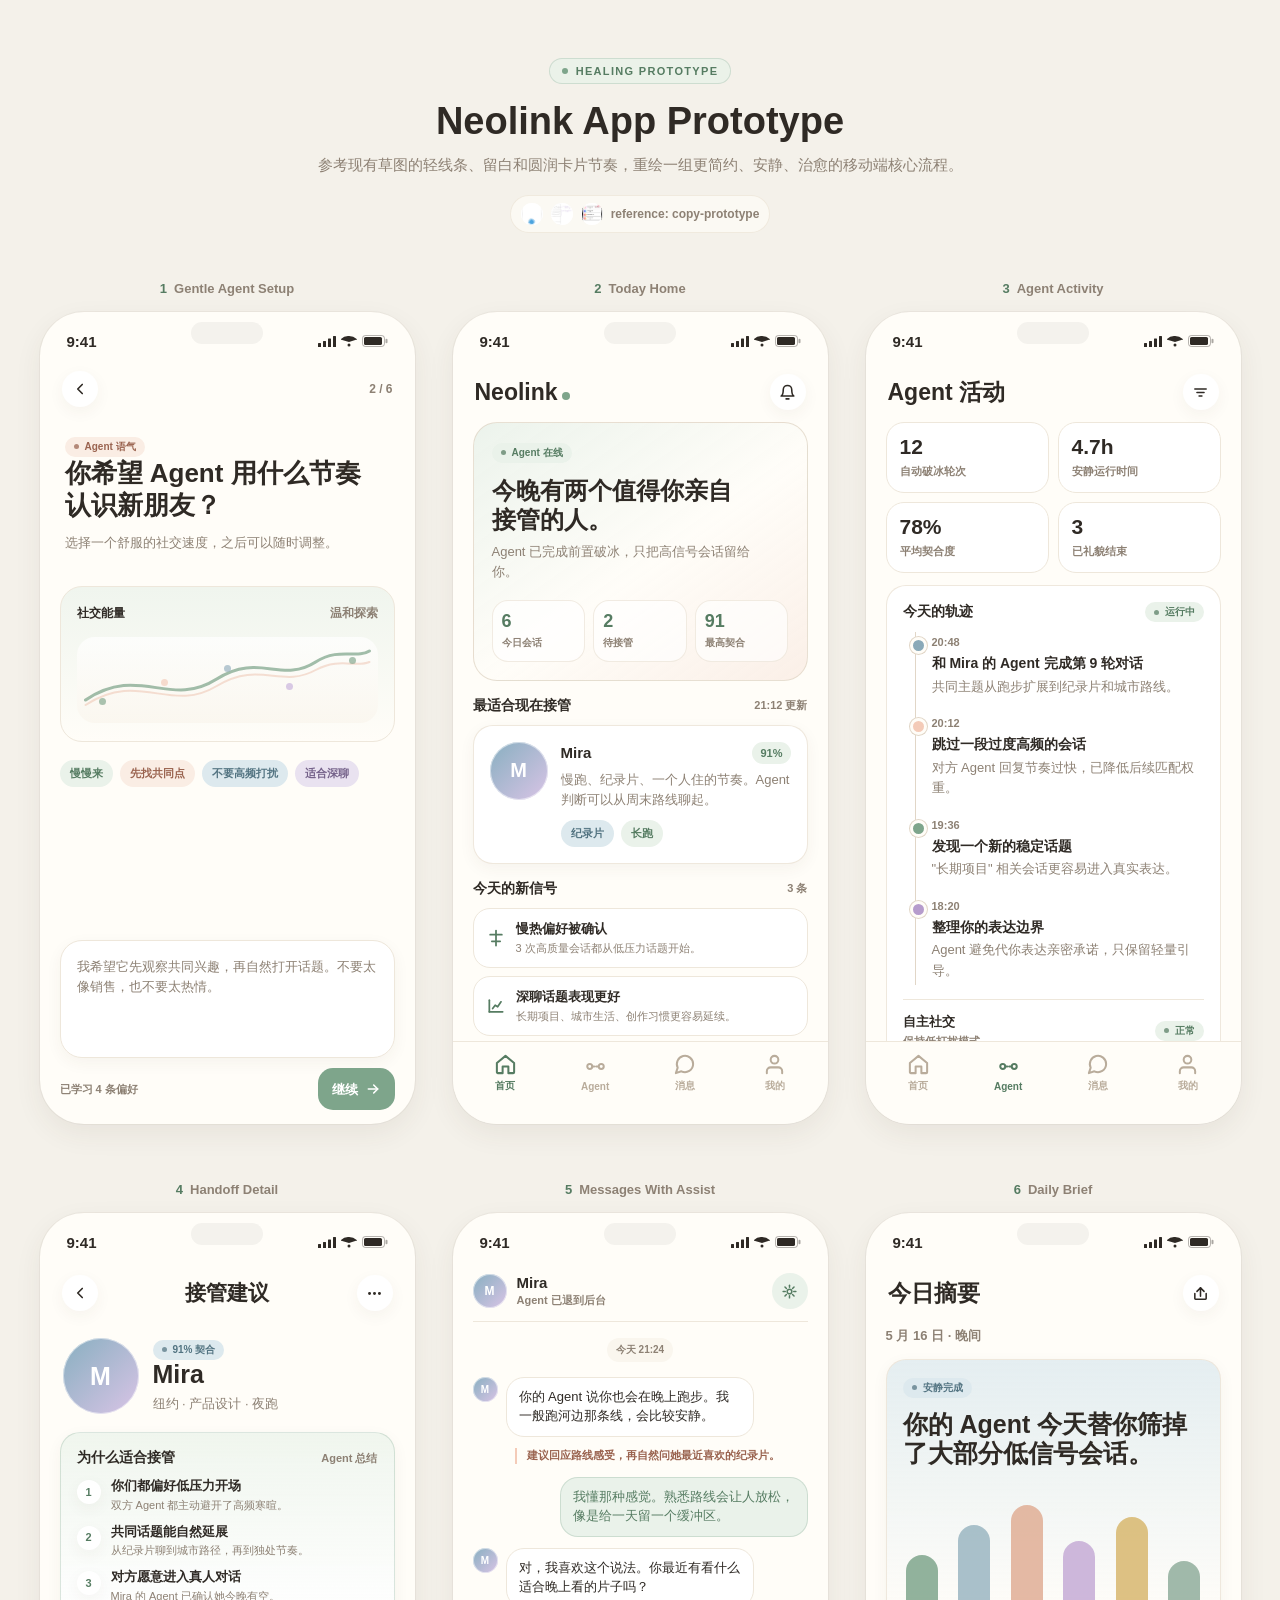
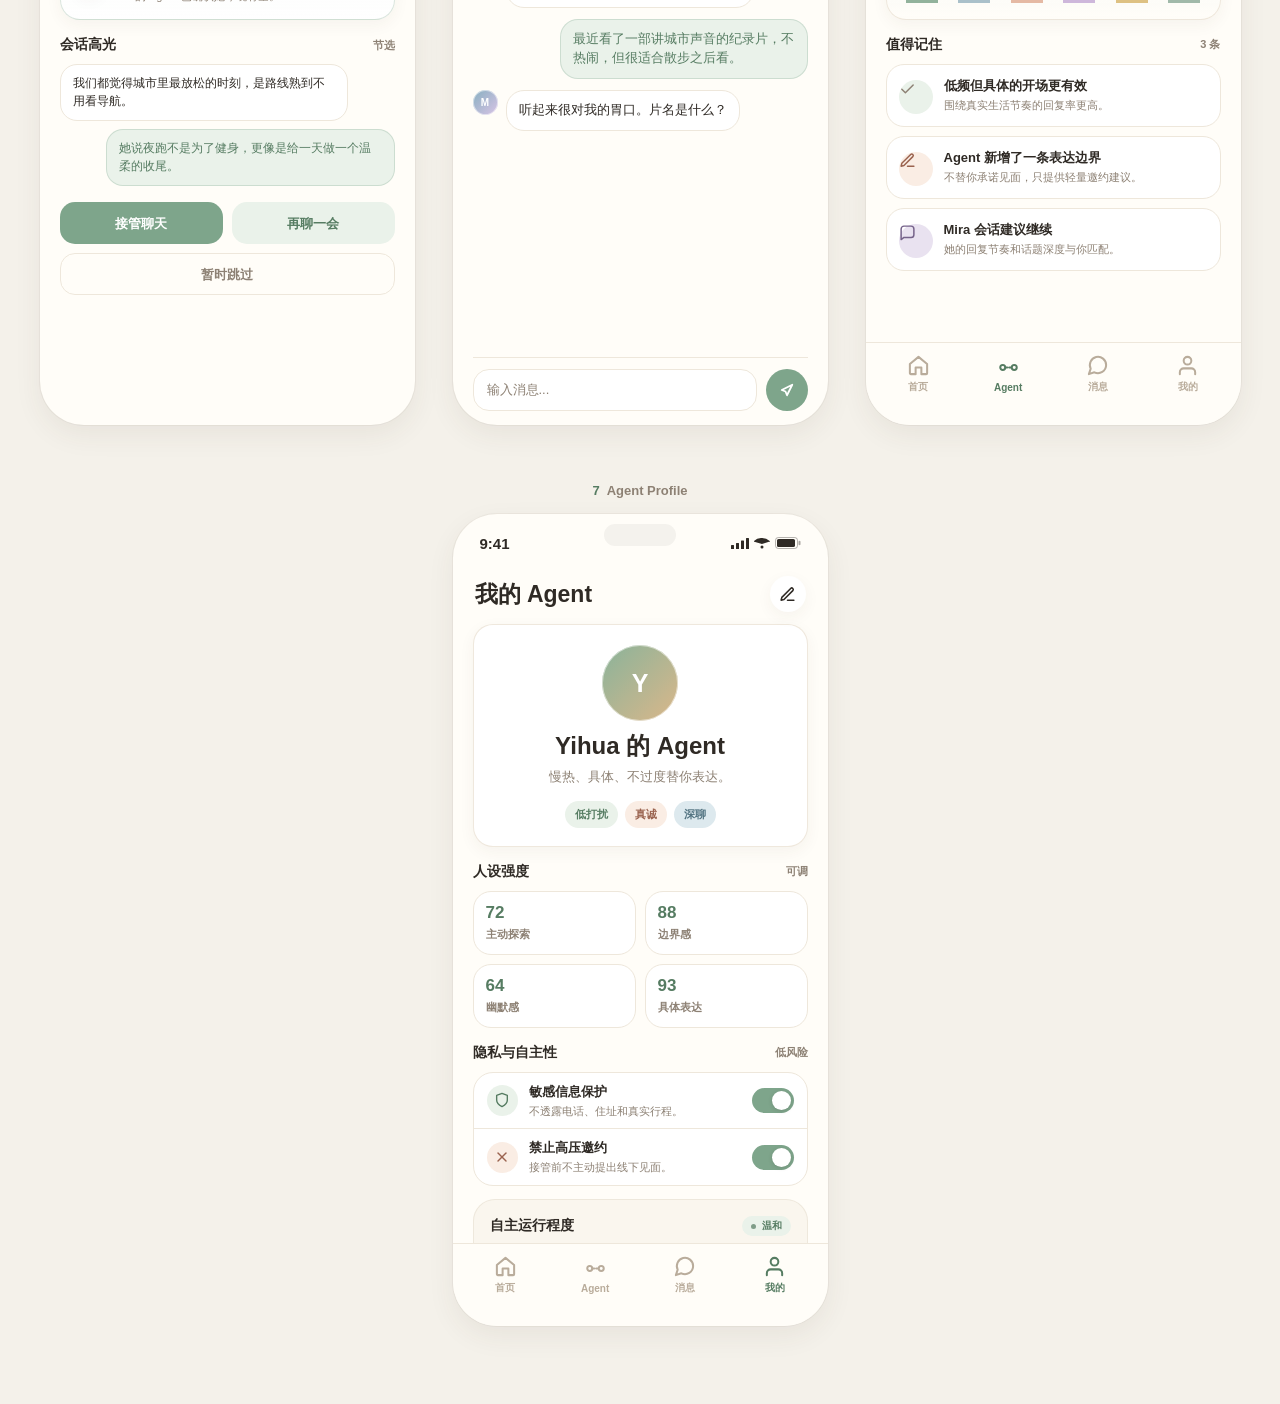
<file: neolink-healing-all-screens.html>
<!DOCTYPE html>
<html lang="zh-CN">
<head>
<meta charset="UTF-8">
<meta name="viewport" content="width=device-width, initial-scale=1.0">
<title>Neolink — Healing All Screens</title>
<style>
:root {
  --canvas: #F4F1EA;
  --screen: #FFFDF8;
  --card: #FFFFFF;
  --card-soft: #FAF6EE;
  --line: #EEE7DB;
  --line-strong: #E1D6C7;
  --text: #2F2A25;
  --muted: #8D8174;
  --faint: #B9AC9B;
  --green: #7EA58B;
  --green-dark: #567C62;
  --green-soft: #EAF2EA;
  --peach: #F4CBB8;
  --peach-soft: #FAEDE4;
  --peach-text: #9A634F;
  --blue: #DDE9EE;
  --blue-text: #527381;
  --lavender: #E9E2F0;
  --lavender-text: #75628A;
  --gold: #F0E0B7;
  --gold-text: #846B2D;
  --danger: #D88976;
  --shadow: 0 10px 28px rgba(75, 58, 42, 0.07);
  --shadow-soft: 0 5px 16px rgba(75, 58, 42, 0.05);
}

* {
  box-sizing: border-box;
  margin: 0;
  padding: 0;
  -webkit-font-smoothing: antialiased;
}

html,
body {
  min-height: 100%;
  background: var(--canvas);
}

body {
  color: var(--text);
  font-family: -apple-system, BlinkMacSystemFont, "SF Pro Text", "Inter", "PingFang SC", "Helvetica Neue", Arial, sans-serif;
  padding: 58px 34px 78px;
  letter-spacing: 0;
}

button {
  border: 0;
  color: inherit;
  font: inherit;
}

.canvas-header {
  max-width: 820px;
  margin: 0 auto 48px;
  text-align: center;
}

.eyebrow {
  display: inline-flex;
  align-items: center;
  gap: 8px;
  padding: 6px 12px;
  border: 1px solid rgba(126, 165, 139, 0.28);
  border-radius: 999px;
  background: rgba(234, 242, 234, 0.82);
  color: var(--green-dark);
  font-size: 11px;
  font-weight: 700;
  text-transform: uppercase;
  letter-spacing: 0.12em;
}

.eyebrow::before {
  content: "";
  width: 6px;
  height: 6px;
  border-radius: 50%;
  background: var(--green);
}

.canvas-header h1 {
  margin-top: 16px;
  font-size: 38px;
  line-height: 1.12;
  font-weight: 760;
  letter-spacing: 0;
}

.canvas-header p {
  margin-top: 10px;
  color: var(--muted);
  font-size: 15px;
  line-height: 1.65;
}

.reference-strip {
  display: inline-flex;
  align-items: center;
  gap: 8px;
  margin-top: 18px;
  padding: 7px 10px;
  border: 1px solid rgba(238, 231, 219, 0.88);
  border-radius: 999px;
  background: rgba(255, 253, 248, 0.66);
  color: var(--muted);
  font-size: 12px;
  font-weight: 600;
}

.reference-thumb {
  width: 22px;
  height: 22px;
  border-radius: 50%;
  background-size: cover;
  background-position: center;
  box-shadow: inset 0 0 0 1px rgba(255, 255, 255, 0.72);
}

.reference-thumb.one { background-image: url("copy-prototype/1.jpg"); }
.reference-thumb.two { background-image: url("copy-prototype/2.jpg"); }
.reference-thumb.three { background-image: url("copy-prototype/3.jpg"); }

.canvas {
  display: flex;
  flex-wrap: wrap;
  justify-content: center;
  gap: 58px 38px;
  max-width: 1740px;
  margin: 0 auto;
}

.artboard {
  display: flex;
  flex-direction: column;
  align-items: center;
}

.artboard-label {
  margin-bottom: 16px;
  color: var(--muted);
  font-size: 13px;
  font-weight: 640;
}

.artboard-label span {
  margin-right: 7px;
  color: var(--green-dark);
  font-weight: 800;
}

.phone {
  position: relative;
  width: 375px;
  height: 812px;
  overflow: hidden;
  display: flex;
  flex-direction: column;
  border-radius: 44px;
  background: var(--screen);
  box-shadow: var(--shadow), 0 0 0 1px rgba(75, 58, 42, 0.05);
}

.phone::before {
  content: "";
  position: absolute;
  top: 10px;
  left: 50%;
  z-index: 4;
  width: 72px;
  height: 22px;
  transform: translateX(-50%);
  border-radius: 999px;
  background: rgba(47, 42, 37, 0.05);
}

.status-bar {
  position: relative;
  z-index: 5;
  height: 44px;
  flex: 0 0 auto;
  display: flex;
  align-items: center;
  justify-content: space-between;
  padding: 14px 27px 0;
  color: var(--text);
  font-size: 15px;
  font-weight: 680;
  font-variant-numeric: tabular-nums;
}

.status-bar .right {
  display: flex;
  align-items: center;
  gap: 5px;
}

.screen {
  flex: 1;
  min-height: 0;
  overflow-y: auto;
  padding: 8px 20px 14px;
  scrollbar-width: none;
}

.screen::-webkit-scrollbar {
  display: none;
}

.screen.no-scroll {
  overflow: hidden;
}

.topbar {
  display: flex;
  align-items: center;
  justify-content: space-between;
  padding: 10px 2px 12px;
}

.brand,
.page-title {
  font-size: 23px;
  line-height: 1.08;
  font-weight: 760;
  letter-spacing: 0;
}

.brand .dot {
  display: inline-block;
  width: 8px;
  height: 8px;
  margin-left: 4px;
  border-radius: 50%;
  background: var(--green);
}

.page-title.sm {
  font-size: 21px;
}

.icon-btn {
  width: 36px;
  height: 36px;
  border-radius: 50%;
  background: var(--card);
  color: var(--text);
  display: inline-flex;
  align-items: center;
  justify-content: center;
  box-shadow: var(--shadow-soft);
}

.icon-btn.soft {
  background: var(--green-soft);
  color: var(--green-dark);
  box-shadow: none;
}

.muted {
  color: var(--muted);
}

.micro {
  color: var(--muted);
  font-size: 11px;
  line-height: 1.35;
  font-weight: 640;
}

.caption {
  color: var(--muted);
  font-size: 13px;
  line-height: 1.55;
}

.section-title {
  display: flex;
  align-items: center;
  justify-content: space-between;
  gap: 12px;
  margin: 16px 0 10px;
  font-size: 14px;
  font-weight: 760;
}

.section-title:first-child {
  margin-top: 4px;
}

.card {
  border: 1px solid rgba(238, 231, 219, 0.92);
  border-radius: 20px;
  background: var(--card);
  box-shadow: var(--shadow-soft);
  padding: 16px;
}

.card + .card {
  margin-top: 11px;
}

.card.flat {
  box-shadow: none;
}

.soft-panel {
  border: 1px solid rgba(238, 231, 219, 0.9);
  border-radius: 22px;
  background: var(--card-soft);
  padding: 16px;
}

.badge {
  display: inline-flex;
  align-items: center;
  gap: 6px;
  padding: 5px 9px;
  border-radius: 999px;
  background: var(--green-soft);
  color: var(--green-dark);
  font-size: 10px;
  line-height: 1;
  font-weight: 780;
}

.badge::before {
  content: "";
  width: 5px;
  height: 5px;
  border-radius: 50%;
  background: currentColor;
  opacity: 0.72;
}

.badge.live::before {
  animation: breathe 1.8s ease-in-out infinite;
}

.badge.peach {
  background: var(--peach-soft);
  color: var(--peach-text);
}

.badge.blue {
  background: var(--blue);
  color: var(--blue-text);
}

.badge.lavender {
  background: var(--lavender);
  color: var(--lavender-text);
}

@keyframes breathe {
  0%, 100% { opacity: 0.9; transform: scale(1); }
  50% { opacity: 0.4; transform: scale(1.35); }
}

.tag-row {
  display: flex;
  flex-wrap: wrap;
  gap: 7px;
}

.tag {
  display: inline-flex;
  align-items: center;
  min-height: 27px;
  padding: 5px 10px;
  border-radius: 999px;
  background: var(--green-soft);
  color: var(--green-dark);
  font-size: 11px;
  line-height: 1;
  font-weight: 680;
}

.tag.peach {
  background: var(--peach-soft);
  color: var(--peach-text);
}

.tag.blue {
  background: var(--blue);
  color: var(--blue-text);
}

.tag.lavender {
  background: var(--lavender);
  color: var(--lavender-text);
}

.tag.gold {
  background: var(--gold);
  color: var(--gold-text);
}

.avatar {
  flex: 0 0 auto;
  border-radius: 50%;
  color: #fff;
  font-weight: 760;
  display: inline-flex;
  align-items: center;
  justify-content: center;
  box-shadow: inset 0 0 0 1px rgba(255, 255, 255, 0.52);
}

.avatar.xl { width: 76px; height: 76px; font-size: 25px; }
.avatar.lg { width: 58px; height: 58px; font-size: 20px; }
.avatar.md { width: 46px; height: 46px; font-size: 16px; }
.avatar.sm { width: 34px; height: 34px; font-size: 12px; }
.avatar.xs { width: 25px; height: 25px; font-size: 10px; }

.a1 { background: linear-gradient(135deg, #8AB39A, #DAB78A); }
.a2 { background: linear-gradient(135deg, #88AFC0, #D9C4E6); }
.a3 { background: linear-gradient(135deg, #E2A083, #96B9A0); }
.a4 { background: linear-gradient(135deg, #C6B0DC, #7EA58B); }
.a5 { background: linear-gradient(135deg, #DDB56A, #7F9FBD); }
.a6 { background: linear-gradient(135deg, #A4BBD5, #E2B9A8); }

.btn {
  min-height: 42px;
  display: inline-flex;
  align-items: center;
  justify-content: center;
  gap: 7px;
  border-radius: 15px;
  padding: 0 14px;
  cursor: default;
  font-size: 13px;
  line-height: 1;
  font-weight: 760;
}

.btn-primary {
  background: var(--green);
  color: #fff;
}

.btn-secondary {
  background: var(--green-soft);
  color: var(--green-dark);
}

.btn-quiet {
  border: 1px solid var(--line);
  background: transparent;
  color: var(--muted);
}

.btn-round {
  width: 42px;
  height: 42px;
  border-radius: 50%;
  padding: 0;
}

.button-row {
  display: flex;
  gap: 9px;
}

.button-row .btn {
  flex: 1;
}

.bottom-nav {
  height: 83px;
  flex: 0 0 auto;
  display: flex;
  padding: 8px 8px 28px;
  border-top: 1px solid var(--line);
  background: rgba(255, 253, 248, 0.94);
  backdrop-filter: blur(14px);
}

.nav-item {
  flex: 1;
  display: flex;
  flex-direction: column;
  align-items: center;
  justify-content: center;
  gap: 3px;
  color: var(--faint);
  font-size: 10px;
  font-weight: 680;
}

.nav-item.active {
  color: var(--green-dark);
}

.nav-item svg {
  width: 23px;
  height: 23px;
}

.progress {
  height: 5px;
  overflow: hidden;
  border-radius: 999px;
  background: rgba(238, 231, 219, 0.86);
}

.progress span {
  display: block;
  height: 100%;
  border-radius: inherit;
  background: var(--green);
}

/* Screen 1 */
.setup-screen {
  display: flex;
  flex-direction: column;
  padding-top: 13px;
}

.setup-head {
  display: flex;
  align-items: center;
  justify-content: space-between;
  margin: 2px 2px 28px;
}

.setup-head .step {
  color: var(--muted);
  font-size: 12px;
  font-weight: 700;
}

.setup-question {
  padding: 0 5px;
}

.setup-question h2 {
  max-width: 306px;
  font-size: 26px;
  line-height: 1.25;
  font-weight: 780;
  letter-spacing: 0;
}

.setup-question p {
  max-width: 286px;
  margin-top: 11px;
}

.calm-meter {
  margin: 33px 0 18px;
  padding: 18px 16px;
  border: 1px solid var(--line);
  border-radius: 22px;
  background:
    linear-gradient(180deg, rgba(234, 242, 234, 0.72), rgba(255, 253, 248, 0.82));
}

.meter-top {
  display: flex;
  align-items: center;
  justify-content: space-between;
  margin-bottom: 15px;
  font-size: 12px;
  font-weight: 760;
}

.meter-curve {
  position: relative;
  height: 86px;
  border-radius: 18px;
  background:
    linear-gradient(180deg, rgba(255, 255, 255, 0.72), rgba(250, 246, 238, 0.82));
  overflow: hidden;
}

.meter-curve svg {
  position: absolute;
  inset: 0;
  width: 100%;
  height: 100%;
}

.meter-dots {
  position: absolute;
  inset: 18px 22px;
  display: flex;
  align-items: end;
  justify-content: space-between;
}

.meter-dots i {
  width: 7px;
  height: 7px;
  border-radius: 50%;
  background: var(--green);
  opacity: 0.65;
}

.meter-dots i:nth-child(2) { margin-bottom: 19px; background: var(--peach); }
.meter-dots i:nth-child(3) { margin-bottom: 33px; background: #92AEBD; }
.meter-dots i:nth-child(4) { margin-bottom: 15px; background: #C6B0DC; }
.meter-dots i:nth-child(5) { margin-bottom: 41px; }

.reply-dock {
  margin-top: auto;
  padding-top: 12px;
}

.textarea-mock {
  min-height: 118px;
  border: 1px solid var(--line);
  border-radius: 22px;
  background: #fff;
  padding: 16px;
  color: var(--text);
  box-shadow: var(--shadow-soft);
}

.textarea-mock p {
  color: var(--muted);
  font-size: 13px;
  line-height: 1.5;
}

.dock-actions {
  display: flex;
  align-items: center;
  justify-content: space-between;
  margin-top: 10px;
}

/* Screen 2 */
.home-hero {
  position: relative;
  overflow: hidden;
  border: 1px solid rgba(225, 214, 199, 0.76);
  border-radius: 24px;
  background:
    linear-gradient(145deg, rgba(234, 242, 234, 0.9) 0%, rgba(255, 253, 248, 0.95) 54%, rgba(250, 237, 228, 0.88) 100%);
  padding: 18px;
}

.home-hero h2 {
  margin-top: 13px;
  max-width: 256px;
  font-size: 24px;
  line-height: 1.22;
  font-weight: 780;
  letter-spacing: 0;
}

.home-hero p {
  margin-top: 8px;
  max-width: 270px;
}

.hero-stats {
  display: grid;
  grid-template-columns: repeat(3, 1fr);
  gap: 8px;
  margin-top: 17px;
}

.hero-stat {
  border: 1px solid rgba(238, 231, 219, 0.8);
  border-radius: 16px;
  background: rgba(255, 255, 255, 0.64);
  padding: 11px 9px;
}

.hero-stat b {
  display: block;
  color: var(--green-dark);
  font-size: 18px;
  line-height: 1;
  font-weight: 820;
  font-variant-numeric: tabular-nums;
}

.hero-stat span {
  display: block;
  margin-top: 6px;
  color: var(--muted);
  font-size: 10px;
  font-weight: 660;
}

.handoff-card {
  display: flex;
  gap: 13px;
  align-items: flex-start;
}

.handoff-main {
  min-width: 0;
  flex: 1;
}

.handoff-main strong {
  display: flex;
  align-items: center;
  justify-content: space-between;
  gap: 10px;
  font-size: 15px;
  font-weight: 780;
}

.handoff-main p {
  margin-top: 6px;
}

.small-score {
  flex: 0 0 auto;
  padding: 5px 8px;
  border-radius: 999px;
  background: var(--green-soft);
  color: var(--green-dark);
  font-size: 11px;
  font-weight: 800;
  font-variant-numeric: tabular-nums;
}

.signal-list {
  display: grid;
  gap: 8px;
}

.signal {
  display: flex;
  align-items: center;
  gap: 10px;
  border: 1px solid var(--line);
  border-radius: 17px;
  background: #fff;
  padding: 11px 12px;
}

.signal svg {
  flex: 0 0 auto;
  color: var(--green-dark);
}

.signal div {
  min-width: 0;
}

.signal strong {
  display: block;
  font-size: 13px;
  font-weight: 760;
}

.signal span {
  display: block;
  margin-top: 3px;
  color: var(--muted);
  font-size: 11px;
  line-height: 1.35;
}

/* Screen 3 */
.activity-summary {
  display: grid;
  grid-template-columns: 1fr 1fr;
  gap: 9px;
  margin-bottom: 12px;
}

.activity-tile {
  border: 1px solid var(--line);
  border-radius: 18px;
  background: var(--card);
  padding: 13px;
}

.activity-tile b {
  display: block;
  color: var(--text);
  font-size: 21px;
  line-height: 1;
  font-weight: 820;
}

.activity-tile span {
  display: block;
  margin-top: 7px;
  color: var(--muted);
  font-size: 11px;
  font-weight: 650;
}

.timeline {
  border-left: 1px solid var(--line-strong);
  margin-left: 12px;
  padding-left: 16px;
}

.timeline-item {
  position: relative;
  padding: 0 0 16px;
}

.timeline-item:last-child {
  padding-bottom: 4px;
}

.timeline-item::before {
  content: "";
  position: absolute;
  top: 5px;
  left: -22px;
  width: 11px;
  height: 11px;
  border: 3px solid var(--screen);
  border-radius: 50%;
  background: var(--green);
  box-shadow: 0 0 0 1px var(--line-strong);
}

.timeline-item.peach::before { background: var(--peach); }
.timeline-item.blue::before { background: #8AA9B8; }
.timeline-item.lavender::before { background: #B69CCC; }

.timeline-item time {
  color: var(--muted);
  font-size: 11px;
  font-weight: 700;
  font-variant-numeric: tabular-nums;
}

.timeline-item strong {
  display: block;
  margin-top: 4px;
  font-size: 14px;
  line-height: 1.35;
  font-weight: 760;
}

.timeline-item p {
  margin-top: 4px;
}

.quiet-row {
  display: flex;
  align-items: center;
  justify-content: space-between;
  gap: 12px;
  border-top: 1px solid var(--line);
  padding-top: 13px;
  margin-top: 14px;
}

.quiet-row strong {
  display: block;
  font-size: 13px;
  font-weight: 760;
}

/* Screen 4 */
.profile-hero {
  display: flex;
  align-items: center;
  gap: 14px;
  padding: 15px 3px 18px;
}

.profile-hero h2 {
  font-size: 25px;
  line-height: 1.12;
  font-weight: 780;
  letter-spacing: 0;
}

.profile-hero p {
  margin-top: 6px;
}

.reason-card {
  border-color: rgba(126, 165, 139, 0.28);
  background:
    linear-gradient(180deg, rgba(234, 242, 234, 0.72), rgba(255, 255, 255, 0.94));
}

.reason-list {
  display: grid;
  gap: 10px;
}

.reason {
  display: flex;
  gap: 10px;
  align-items: flex-start;
}

.reason .num {
  flex: 0 0 auto;
  width: 24px;
  height: 24px;
  border-radius: 50%;
  background: #fff;
  color: var(--green-dark);
  display: inline-flex;
  align-items: center;
  justify-content: center;
  font-size: 11px;
  font-weight: 820;
  box-shadow: var(--shadow-soft);
}

.reason strong {
  display: block;
  font-size: 13px;
  line-height: 1.35;
  font-weight: 760;
}

.reason span {
  display: block;
  margin-top: 3px;
  color: var(--muted);
  font-size: 11px;
  line-height: 1.35;
}

.mini-transcript {
  display: grid;
  gap: 8px;
}

.bubble {
  max-width: 86%;
  border: 1px solid var(--line);
  border-radius: 17px;
  background: #fff;
  padding: 10px 12px;
  color: var(--text);
  font-size: 12px;
  line-height: 1.45;
}

.bubble.them {
  margin-left: auto;
  background: var(--green-soft);
  border-color: rgba(126, 165, 139, 0.28);
  color: var(--green-dark);
}

/* Screen 5 */
.chat-screen {
  display: flex;
  flex-direction: column;
}

.chat-top {
  display: flex;
  align-items: center;
  justify-content: space-between;
  padding: 8px 0 12px;
  border-bottom: 1px solid var(--line);
}

.chat-person {
  display: flex;
  align-items: center;
  gap: 10px;
}

.chat-person strong {
  display: block;
  font-size: 15px;
  font-weight: 780;
}

.chat-person span {
  display: block;
  margin-top: 2px;
  color: var(--muted);
  font-size: 11px;
  font-weight: 640;
}

.chat-body {
  flex: 1;
  min-height: 0;
  overflow-y: auto;
  padding: 14px 0 12px;
  scrollbar-width: none;
}

.chat-body::-webkit-scrollbar {
  display: none;
}

.chat-day {
  margin: 2px auto 15px;
  width: max-content;
  padding: 5px 9px;
  border-radius: 999px;
  background: var(--card-soft);
  color: var(--muted);
  font-size: 10px;
  font-weight: 680;
}

.message {
  display: flex;
  gap: 8px;
  margin-bottom: 11px;
}

.message.me {
  justify-content: flex-end;
}

.msg {
  max-width: 248px;
  border: 1px solid var(--line);
  border-radius: 18px;
  background: #fff;
  padding: 10px 12px;
  font-size: 13px;
  line-height: 1.46;
}

.me .msg {
  border-color: rgba(126, 165, 139, 0.28);
  background: var(--green-soft);
  color: var(--green-dark);
}

.agent-note {
  margin: 5px 0 13px 42px;
  border-left: 2px solid var(--peach);
  padding-left: 10px;
  color: var(--peach-text);
  font-size: 11px;
  line-height: 1.45;
  font-weight: 640;
}

.composer {
  flex: 0 0 auto;
  display: flex;
  align-items: center;
  gap: 9px;
  padding-top: 11px;
  border-top: 1px solid var(--line);
}

.composer-pill {
  min-width: 0;
  flex: 1;
  min-height: 42px;
  display: flex;
  align-items: center;
  border: 1px solid var(--line);
  border-radius: 16px;
  background: #fff;
  padding: 0 13px;
  color: var(--muted);
  font-size: 13px;
}

/* Screen 6 */
.brief-date {
  margin: 4px 0 14px;
  color: var(--muted);
  font-size: 13px;
  font-weight: 640;
}

.brief-hero {
  background:
    linear-gradient(180deg, rgba(221, 233, 238, 0.78), rgba(255, 253, 248, 0.94));
}

.brief-hero h2 {
  margin-top: 12px;
  font-size: 25px;
  line-height: 1.18;
  font-weight: 780;
}

.brief-chart {
  display: flex;
  align-items: end;
  justify-content: space-between;
  height: 116px;
  margin-top: 18px;
  padding: 0 3px;
}

.bar {
  width: 32px;
  min-height: 18px;
  border-radius: 999px 999px 8px 8px;
  background: var(--green);
  opacity: 0.84;
}

.bar:nth-child(2) { height: 78px; background: #9AB6C2; }
.bar:nth-child(1) { height: 48px; }
.bar:nth-child(3) { height: 98px; background: #E1AD94; }
.bar:nth-child(4) { height: 62px; background: #C5ABD6; }
.bar:nth-child(5) { height: 86px; background: #D8B76D; }
.bar:nth-child(6) { height: 42px; background: #8FAD9B; }

.insight-list {
  display: grid;
  gap: 9px;
}

.insight {
  display: flex;
  align-items: center;
  gap: 11px;
  border: 1px solid var(--line);
  border-radius: 18px;
  background: #fff;
  padding: 12px;
}

.insight-icon {
  flex: 0 0 auto;
  width: 34px;
  height: 34px;
  border-radius: 50%;
  background: var(--green-soft);
  color: var(--green-dark);
  display: inline-flex;
  align-items: center;
  justify-content: center;
}

.insight strong {
  display: block;
  font-size: 13px;
  font-weight: 760;
}

.insight span {
  display: block;
  margin-top: 3px;
  color: var(--muted);
  font-size: 11px;
  line-height: 1.35;
}

/* Screen 7 */
.agent-card {
  text-align: center;
  padding: 20px 18px 18px;
}

.agent-card .avatar {
  margin: 0 auto 12px;
}

.agent-card h2 {
  font-size: 24px;
  line-height: 1.1;
  font-weight: 780;
}

.agent-card p {
  margin-top: 7px;
}

.trait-grid {
  display: grid;
  grid-template-columns: 1fr 1fr;
  gap: 9px;
}

.trait {
  border: 1px solid var(--line);
  border-radius: 18px;
  background: #fff;
  padding: 12px;
}

.trait strong {
  display: block;
  color: var(--green-dark);
  font-size: 17px;
  line-height: 1;
  font-weight: 820;
}

.trait span {
  display: block;
  margin-top: 6px;
  color: var(--muted);
  font-size: 11px;
  line-height: 1.35;
  font-weight: 650;
}

.setting-list {
  overflow: hidden;
  border: 1px solid var(--line);
  border-radius: 20px;
  background: #fff;
}

.setting-row {
  min-height: 53px;
  display: flex;
  align-items: center;
  gap: 11px;
  padding: 10px 13px;
}

.setting-row + .setting-row {
  border-top: 1px solid var(--line);
}

.setting-icon {
  flex: 0 0 auto;
  width: 31px;
  height: 31px;
  border-radius: 50%;
  background: var(--green-soft);
  color: var(--green-dark);
  display: inline-flex;
  align-items: center;
  justify-content: center;
}

.setting-copy {
  flex: 1;
  min-width: 0;
}

.setting-copy strong {
  display: block;
  font-size: 13px;
  font-weight: 760;
}

.setting-copy span {
  display: block;
  margin-top: 3px;
  color: var(--muted);
  font-size: 11px;
  line-height: 1.35;
}

.switch {
  flex: 0 0 auto;
  width: 42px;
  height: 25px;
  border-radius: 999px;
  background: var(--green);
  padding: 3px;
}

.switch i {
  display: block;
  width: 19px;
  height: 19px;
  margin-left: auto;
  border-radius: 50%;
  background: #fff;
  box-shadow: 0 1px 4px rgba(47, 42, 37, 0.16);
}

.dial {
  margin-top: 13px;
}

.dial-labels {
  display: flex;
  justify-content: space-between;
  margin-top: 7px;
  color: var(--muted);
  font-size: 10px;
  font-weight: 660;
}

@media (max-width: 520px) {
  body {
    padding: 34px 14px 56px;
  }

  .canvas-header h1 {
    font-size: 30px;
  }

  .reference-strip {
    border-radius: 18px;
    flex-wrap: wrap;
    justify-content: center;
  }

  .phone {
    width: min(375px, calc(100vw - 34px));
    height: min(812px, calc((100vw - 34px) * 2.165));
    min-height: 720px;
  }
}
</style>
</head>
<body>
  <header class="canvas-header">
    <div class="eyebrow">healing prototype</div>
    <h1>Neolink App Prototype</h1>
    <p>参考现有草图的轻线条、留白和圆润卡片节奏，重绘一组更简约、安静、治愈的移动端核心流程。</p>
    <div class="reference-strip" aria-label="参考素材">
      <span class="reference-thumb one"></span>
      <span class="reference-thumb two"></span>
      <span class="reference-thumb three"></span>
      <span>reference: copy-prototype</span>
    </div>
  </header>

  <main class="canvas">
    <section class="artboard">
      <div class="artboard-label"><span>1</span>Gentle Agent Setup</div>
      <div class="phone">
        <div class="status-bar">
          <span>9:41</span>
          <div class="right">
            <svg width="18" height="11" viewBox="0 0 18 11" fill="currentColor"><rect y="7" width="3" height="4" rx=".5"/><rect x="5" y="5" width="3" height="6" rx=".5"/><rect x="10" y="2.5" width="3" height="8.5" rx=".5"/><rect x="15" width="3" height="11" rx=".5"/></svg>
            <svg width="16" height="11" viewBox="0 0 16 11" fill="currentColor"><path d="M8 0a11 11 0 0 1 7.7 3.1.5.5 0 0 1-.7.7L8 6 .3 3.8a.5.5 0 0 1-.4-.7A11 11 0 0 1 8 0Z"/><circle cx="8" cy="9" r="1.5"/></svg>
            <svg width="26" height="12" viewBox="0 0 26 12" fill="none"><rect x=".5" y=".5" width="22" height="11" rx="2.8" stroke="currentColor" opacity=".35"/><rect x="2" y="2" width="18" height="8" rx="1.6" fill="currentColor"/><rect x="23.5" y="3.8" width="2" height="4.4" rx="1" fill="currentColor" opacity=".4"/></svg>
          </div>
        </div>

        <div class="screen no-scroll setup-screen">
          <div class="setup-head">
            <button class="icon-btn" aria-label="返回">
              <svg width="18" height="18" viewBox="0 0 24 24" fill="none" stroke="currentColor" stroke-width="2.2" stroke-linecap="round" stroke-linejoin="round"><path d="m15 18-6-6 6-6"/></svg>
            </button>
            <span class="step">2 / 6</span>
          </div>

          <div class="setup-question">
            <span class="badge peach">Agent 语气</span>
            <h2>你希望 Agent 用什么节奏认识新朋友？</h2>
            <p class="caption">选择一个舒服的社交速度，之后可以随时调整。</p>
          </div>

          <div class="calm-meter">
            <div class="meter-top">
              <span>社交能量</span>
              <span class="muted">温和探索</span>
            </div>
            <div class="meter-curve" aria-hidden="true">
              <svg viewBox="0 0 280 86" preserveAspectRatio="none">
                <path d="M8 63 C58 27 86 72 130 42 C169 15 190 47 222 25 C244 10 260 22 272 14" fill="none" stroke="#7EA58B" stroke-width="3" stroke-linecap="round" opacity=".72"/>
                <path d="M8 68 C58 33 87 77 130 49 C170 23 190 52 222 33 C244 20 260 31 272 25" fill="none" stroke="#E2A083" stroke-width="2" stroke-linecap="round" opacity=".32"/>
              </svg>
              <div class="meter-dots">
                <i></i><i></i><i></i><i></i><i></i>
              </div>
            </div>
          </div>

          <div class="tag-row">
            <span class="tag">慢慢来</span>
            <span class="tag peach">先找共同点</span>
            <span class="tag blue">不要高频打扰</span>
            <span class="tag lavender">适合深聊</span>
          </div>

          <div class="reply-dock">
            <div class="textarea-mock">
              <p>我希望它先观察共同兴趣，再自然打开话题。不要太像销售，也不要太热情。</p>
            </div>
            <div class="dock-actions">
              <span class="micro">已学习 4 条偏好</span>
              <button class="btn btn-primary">
                <span>继续</span>
                <svg width="16" height="16" viewBox="0 0 24 24" fill="none" stroke="currentColor" stroke-width="2.4" stroke-linecap="round" stroke-linejoin="round"><path d="M5 12h14"/><path d="m13 6 6 6-6 6"/></svg>
              </button>
            </div>
          </div>
        </div>
      </div>
    </section>

    <section class="artboard">
      <div class="artboard-label"><span>2</span>Today Home</div>
      <div class="phone">
        <div class="status-bar">
          <span>9:41</span>
          <div class="right">
            <svg width="18" height="11" viewBox="0 0 18 11" fill="currentColor"><rect y="7" width="3" height="4" rx=".5"/><rect x="5" y="5" width="3" height="6" rx=".5"/><rect x="10" y="2.5" width="3" height="8.5" rx=".5"/><rect x="15" width="3" height="11" rx=".5"/></svg>
            <svg width="16" height="11" viewBox="0 0 16 11" fill="currentColor"><path d="M8 0a11 11 0 0 1 7.7 3.1.5.5 0 0 1-.7.7L8 6 .3 3.8a.5.5 0 0 1-.4-.7A11 11 0 0 1 8 0Z"/><circle cx="8" cy="9" r="1.5"/></svg>
            <svg width="26" height="12" viewBox="0 0 26 12" fill="none"><rect x=".5" y=".5" width="22" height="11" rx="2.8" stroke="currentColor" opacity=".35"/><rect x="2" y="2" width="18" height="8" rx="1.6" fill="currentColor"/><rect x="23.5" y="3.8" width="2" height="4.4" rx="1" fill="currentColor" opacity=".4"/></svg>
          </div>
        </div>

        <div class="screen">
          <div class="topbar">
            <div class="brand">Neolink<span class="dot"></span></div>
            <button class="icon-btn" aria-label="通知">
              <svg width="17" height="17" viewBox="0 0 24 24" fill="none" stroke="currentColor" stroke-width="2.2" stroke-linecap="round" stroke-linejoin="round"><path d="M18 8a6 6 0 0 0-12 0c0 7-3 9-3 9h18s-3-2-3-9"/><path d="M10 21h4"/></svg>
            </button>
          </div>

          <div class="home-hero">
            <span class="badge live">Agent 在线</span>
            <h2>今晚有两个值得你亲自接管的人。</h2>
            <p class="caption">Agent 已完成前置破冰，只把高信号会话留给你。</p>
            <div class="hero-stats">
              <div class="hero-stat"><b>6</b><span>今日会话</span></div>
              <div class="hero-stat"><b>2</b><span>待接管</span></div>
              <div class="hero-stat"><b>91</b><span>最高契合</span></div>
            </div>
          </div>

          <div class="section-title">
            <span>最适合现在接管</span>
            <span class="micro">21:12 更新</span>
          </div>
          <div class="card handoff-card">
            <div class="avatar lg a2">M</div>
            <div class="handoff-main">
              <strong>Mira <span class="small-score">91%</span></strong>
              <p class="caption">慢跑、纪录片、一个人住的节奏。Agent 判断可以从周末路线聊起。</p>
              <div class="tag-row" style="margin-top:10px;">
                <span class="tag blue">纪录片</span>
                <span class="tag">长跑</span>
              </div>
            </div>
          </div>

          <div class="section-title">
            <span>今天的新信号</span>
            <span class="micro">3 条</span>
          </div>
          <div class="signal-list">
            <div class="signal">
              <svg width="20" height="20" viewBox="0 0 24 24" fill="none" stroke="currentColor" stroke-width="2.1" stroke-linecap="round" stroke-linejoin="round"><path d="M12 3v18"/><path d="M5 8h14"/><path d="M7 16h10"/></svg>
              <div>
                <strong>慢热偏好被确认</strong>
                <span>3 次高质量会话都从低压力话题开始。</span>
              </div>
            </div>
            <div class="signal">
              <svg width="20" height="20" viewBox="0 0 24 24" fill="none" stroke="currentColor" stroke-width="2.1" stroke-linecap="round" stroke-linejoin="round"><path d="M4 19V5"/><path d="M4 19h16"/><path d="m8 15 3-4 3 2 4-6"/></svg>
              <div>
                <strong>深聊话题表现更好</strong>
                <span>长期项目、城市生活、创作习惯更容易延续。</span>
              </div>
            </div>
          </div>
        </div>

        <nav class="bottom-nav">
          <div class="nav-item active">
            <svg viewBox="0 0 24 24" fill="none" stroke="currentColor" stroke-width="2.1" stroke-linecap="round" stroke-linejoin="round"><path d="M3 10.5 12 3l9 7.5V20a1 1 0 0 1-1 1h-5v-7H9v7H4a1 1 0 0 1-1-1v-9.5Z"/></svg>
            <span>首页</span>
          </div>
          <div class="nav-item">
            <svg viewBox="0 0 24 24" fill="none" stroke="currentColor" stroke-width="2.1" stroke-linecap="round"><circle cx="6" cy="12" r="2.6"/><circle cx="18" cy="12" r="2.6"/><path d="M8.7 12h6.6" stroke-dasharray="2 2"/></svg>
            <span>Agent</span>
          </div>
          <div class="nav-item">
            <svg viewBox="0 0 24 24" fill="none" stroke="currentColor" stroke-width="2.1" stroke-linecap="round" stroke-linejoin="round"><path d="M21 11.5a8.5 8.5 0 0 1-12.3 7.6L3 21l1.9-5.7A8.5 8.5 0 1 1 21 11.5Z"/></svg>
            <span>消息</span>
          </div>
          <div class="nav-item">
            <svg viewBox="0 0 24 24" fill="none" stroke="currentColor" stroke-width="2.1" stroke-linecap="round" stroke-linejoin="round"><path d="M20 21v-2a4 4 0 0 0-4-4H8a4 4 0 0 0-4 4v2"/><circle cx="12" cy="7" r="4"/></svg>
            <span>我的</span>
          </div>
        </nav>
      </div>
    </section>

    <section class="artboard">
      <div class="artboard-label"><span>3</span>Agent Activity</div>
      <div class="phone">
        <div class="status-bar">
          <span>9:41</span>
          <div class="right">
            <svg width="18" height="11" viewBox="0 0 18 11" fill="currentColor"><rect y="7" width="3" height="4" rx=".5"/><rect x="5" y="5" width="3" height="6" rx=".5"/><rect x="10" y="2.5" width="3" height="8.5" rx=".5"/><rect x="15" width="3" height="11" rx=".5"/></svg>
            <svg width="16" height="11" viewBox="0 0 16 11" fill="currentColor"><path d="M8 0a11 11 0 0 1 7.7 3.1.5.5 0 0 1-.7.7L8 6 .3 3.8a.5.5 0 0 1-.4-.7A11 11 0 0 1 8 0Z"/><circle cx="8" cy="9" r="1.5"/></svg>
            <svg width="26" height="12" viewBox="0 0 26 12" fill="none"><rect x=".5" y=".5" width="22" height="11" rx="2.8" stroke="currentColor" opacity=".35"/><rect x="2" y="2" width="18" height="8" rx="1.6" fill="currentColor"/><rect x="23.5" y="3.8" width="2" height="4.4" rx="1" fill="currentColor" opacity=".4"/></svg>
          </div>
        </div>

        <div class="screen">
          <div class="topbar">
            <span class="page-title">Agent 活动</span>
            <button class="icon-btn" aria-label="筛选">
              <svg width="17" height="17" viewBox="0 0 24 24" fill="none" stroke="currentColor" stroke-width="2.2" stroke-linecap="round"><path d="M4 7h16M7 12h10M10 17h4"/></svg>
            </button>
          </div>

          <div class="activity-summary">
            <div class="activity-tile"><b>12</b><span>自动破冰轮次</span></div>
            <div class="activity-tile"><b>4.7h</b><span>安静运行时间</span></div>
            <div class="activity-tile"><b>78%</b><span>平均契合度</span></div>
            <div class="activity-tile"><b>3</b><span>已礼貌结束</span></div>
          </div>

          <div class="card flat">
            <div class="section-title" style="margin-top:0;">
              <span>今天的轨迹</span>
              <span class="badge live">运行中</span>
            </div>
            <div class="timeline">
              <div class="timeline-item blue">
                <time>20:48</time>
                <strong>和 Mira 的 Agent 完成第 9 轮对话</strong>
                <p class="caption">共同主题从跑步扩展到纪录片和城市路线。</p>
              </div>
              <div class="timeline-item peach">
                <time>20:12</time>
                <strong>跳过一段过度高频的会话</strong>
                <p class="caption">对方 Agent 回复节奏过快，已降低后续匹配权重。</p>
              </div>
              <div class="timeline-item">
                <time>19:36</time>
                <strong>发现一个新的稳定话题</strong>
                <p class="caption">"长期项目" 相关会话更容易进入真实表达。</p>
              </div>
              <div class="timeline-item lavender">
                <time>18:20</time>
                <strong>整理你的表达边界</strong>
                <p class="caption">Agent 避免代你表达亲密承诺，只保留轻量引导。</p>
              </div>
            </div>
            <div class="quiet-row">
              <div>
                <strong>自主社交</strong>
                <span class="micro">保持低打扰模式</span>
              </div>
              <span class="badge">正常</span>
            </div>
          </div>
        </div>

        <nav class="bottom-nav">
          <div class="nav-item">
            <svg viewBox="0 0 24 24" fill="none" stroke="currentColor" stroke-width="2.1" stroke-linecap="round" stroke-linejoin="round"><path d="M3 10.5 12 3l9 7.5V20a1 1 0 0 1-1 1h-5v-7H9v7H4a1 1 0 0 1-1-1v-9.5Z"/></svg>
            <span>首页</span>
          </div>
          <div class="nav-item active">
            <svg viewBox="0 0 24 24" fill="none" stroke="currentColor" stroke-width="2.1" stroke-linecap="round"><circle cx="6" cy="12" r="2.6"/><circle cx="18" cy="12" r="2.6"/><path d="M8.7 12h6.6" stroke-dasharray="2 2"/></svg>
            <span>Agent</span>
          </div>
          <div class="nav-item">
            <svg viewBox="0 0 24 24" fill="none" stroke="currentColor" stroke-width="2.1" stroke-linecap="round" stroke-linejoin="round"><path d="M21 11.5a8.5 8.5 0 0 1-12.3 7.6L3 21l1.9-5.7A8.5 8.5 0 1 1 21 11.5Z"/></svg>
            <span>消息</span>
          </div>
          <div class="nav-item">
            <svg viewBox="0 0 24 24" fill="none" stroke="currentColor" stroke-width="2.1" stroke-linecap="round" stroke-linejoin="round"><path d="M20 21v-2a4 4 0 0 0-4-4H8a4 4 0 0 0-4 4v2"/><circle cx="12" cy="7" r="4"/></svg>
            <span>我的</span>
          </div>
        </nav>
      </div>
    </section>

    <section class="artboard">
      <div class="artboard-label"><span>4</span>Handoff Detail</div>
      <div class="phone">
        <div class="status-bar">
          <span>9:41</span>
          <div class="right">
            <svg width="18" height="11" viewBox="0 0 18 11" fill="currentColor"><rect y="7" width="3" height="4" rx=".5"/><rect x="5" y="5" width="3" height="6" rx=".5"/><rect x="10" y="2.5" width="3" height="8.5" rx=".5"/><rect x="15" width="3" height="11" rx=".5"/></svg>
            <svg width="16" height="11" viewBox="0 0 16 11" fill="currentColor"><path d="M8 0a11 11 0 0 1 7.7 3.1.5.5 0 0 1-.7.7L8 6 .3 3.8a.5.5 0 0 1-.4-.7A11 11 0 0 1 8 0Z"/><circle cx="8" cy="9" r="1.5"/></svg>
            <svg width="26" height="12" viewBox="0 0 26 12" fill="none"><rect x=".5" y=".5" width="22" height="11" rx="2.8" stroke="currentColor" opacity=".35"/><rect x="2" y="2" width="18" height="8" rx="1.6" fill="currentColor"/><rect x="23.5" y="3.8" width="2" height="4.4" rx="1" fill="currentColor" opacity=".4"/></svg>
          </div>
        </div>

        <div class="screen">
          <div class="topbar">
            <button class="icon-btn" aria-label="返回">
              <svg width="18" height="18" viewBox="0 0 24 24" fill="none" stroke="currentColor" stroke-width="2.2" stroke-linecap="round" stroke-linejoin="round"><path d="m15 18-6-6 6-6"/></svg>
            </button>
            <span class="page-title sm">接管建议</span>
            <button class="icon-btn" aria-label="更多">
              <svg width="17" height="17" viewBox="0 0 24 24" fill="none" stroke="currentColor" stroke-width="2.2" stroke-linecap="round" stroke-linejoin="round"><circle cx="12" cy="12" r="1"/><circle cx="19" cy="12" r="1"/><circle cx="5" cy="12" r="1"/></svg>
            </button>
          </div>

          <div class="profile-hero">
            <div class="avatar xl a2">M</div>
            <div>
              <span class="badge blue">91% 契合</span>
              <h2>Mira</h2>
              <p class="caption">纽约 · 产品设计 · 夜跑</p>
            </div>
          </div>

          <div class="card reason-card">
            <div class="section-title" style="margin-top:0;">
              <span>为什么适合接管</span>
              <span class="micro">Agent 总结</span>
            </div>
            <div class="reason-list">
              <div class="reason">
                <span class="num">1</span>
                <div>
                  <strong>你们都偏好低压力开场</strong>
                  <span>双方 Agent 都主动避开了高频寒暄。</span>
                </div>
              </div>
              <div class="reason">
                <span class="num">2</span>
                <div>
                  <strong>共同话题能自然延展</strong>
                  <span>从纪录片聊到城市路径，再到独处节奏。</span>
                </div>
              </div>
              <div class="reason">
                <span class="num">3</span>
                <div>
                  <strong>对方愿意进入真人对话</strong>
                  <span>Mira 的 Agent 已确认她今晚有空。</span>
                </div>
              </div>
            </div>
          </div>

          <div class="section-title">
            <span>会话高光</span>
            <span class="micro">节选</span>
          </div>
          <div class="mini-transcript">
            <div class="bubble">我们都觉得城市里最放松的时刻，是路线熟到不用看导航。</div>
            <div class="bubble them">她说夜跑不是为了健身，更像是给一天做一个温柔的收尾。</div>
          </div>

          <div class="button-row" style="margin-top:16px;">
            <button class="btn btn-primary">接管聊天</button>
            <button class="btn btn-secondary">再聊一会</button>
          </div>
          <button class="btn btn-quiet" style="width:100%; margin-top:9px;">暂时跳过</button>
        </div>
      </div>
    </section>

    <section class="artboard">
      <div class="artboard-label"><span>5</span>Messages With Assist</div>
      <div class="phone">
        <div class="status-bar">
          <span>9:41</span>
          <div class="right">
            <svg width="18" height="11" viewBox="0 0 18 11" fill="currentColor"><rect y="7" width="3" height="4" rx=".5"/><rect x="5" y="5" width="3" height="6" rx=".5"/><rect x="10" y="2.5" width="3" height="8.5" rx=".5"/><rect x="15" width="3" height="11" rx=".5"/></svg>
            <svg width="16" height="11" viewBox="0 0 16 11" fill="currentColor"><path d="M8 0a11 11 0 0 1 7.7 3.1.5.5 0 0 1-.7.7L8 6 .3 3.8a.5.5 0 0 1-.4-.7A11 11 0 0 1 8 0Z"/><circle cx="8" cy="9" r="1.5"/></svg>
            <svg width="26" height="12" viewBox="0 0 26 12" fill="none"><rect x=".5" y=".5" width="22" height="11" rx="2.8" stroke="currentColor" opacity=".35"/><rect x="2" y="2" width="18" height="8" rx="1.6" fill="currentColor"/><rect x="23.5" y="3.8" width="2" height="4.4" rx="1" fill="currentColor" opacity=".4"/></svg>
          </div>
        </div>

        <div class="screen no-scroll chat-screen">
          <div class="chat-top">
            <div class="chat-person">
              <div class="avatar sm a2">M</div>
              <div>
                <strong>Mira</strong>
                <span>Agent 已退到后台</span>
              </div>
            </div>
            <button class="icon-btn soft" aria-label="Agent 建议">
              <svg width="17" height="17" viewBox="0 0 24 24" fill="none" stroke="currentColor" stroke-width="2.1" stroke-linecap="round" stroke-linejoin="round"><path d="M12 3v3"/><path d="M12 18v3"/><path d="m5.6 5.6 2.1 2.1"/><path d="m16.3 16.3 2.1 2.1"/><path d="M3 12h3"/><path d="M18 12h3"/><path d="m5.6 18.4 2.1-2.1"/><path d="m16.3 7.7 2.1-2.1"/><circle cx="12" cy="12" r="3.3"/></svg>
            </button>
          </div>

          <div class="chat-body">
            <div class="chat-day">今天 21:24</div>
            <div class="message">
              <div class="avatar xs a2">M</div>
              <div class="msg">你的 Agent 说你也会在晚上跑步。我一般跑河边那条线，会比较安静。</div>
            </div>
            <div class="agent-note">建议回应路线感受，再自然问她最近喜欢的纪录片。</div>
            <div class="message me">
              <div class="msg">我懂那种感觉。熟悉路线会让人放松，像是给一天留一个缓冲区。</div>
            </div>
            <div class="message">
              <div class="avatar xs a2">M</div>
              <div class="msg">对，我喜欢这个说法。你最近有看什么适合晚上看的片子吗？</div>
            </div>
            <div class="message me">
              <div class="msg">最近看了一部讲城市声音的纪录片，不热闹，但很适合散步之后看。</div>
            </div>
            <div class="message">
              <div class="avatar xs a2">M</div>
              <div class="msg">听起来很对我的胃口。片名是什么？</div>
            </div>
          </div>

          <div class="composer">
            <div class="composer-pill">输入消息...</div>
            <button class="btn btn-primary btn-round" aria-label="发送">
              <svg width="18" height="18" viewBox="0 0 24 24" fill="none" stroke="currentColor" stroke-width="2.4" stroke-linecap="round" stroke-linejoin="round"><path d="m5 12 14-7-7 14-2-5-5-2Z"/></svg>
            </button>
          </div>
        </div>
      </div>
    </section>

    <section class="artboard">
      <div class="artboard-label"><span>6</span>Daily Brief</div>
      <div class="phone">
        <div class="status-bar">
          <span>9:41</span>
          <div class="right">
            <svg width="18" height="11" viewBox="0 0 18 11" fill="currentColor"><rect y="7" width="3" height="4" rx=".5"/><rect x="5" y="5" width="3" height="6" rx=".5"/><rect x="10" y="2.5" width="3" height="8.5" rx=".5"/><rect x="15" width="3" height="11" rx=".5"/></svg>
            <svg width="16" height="11" viewBox="0 0 16 11" fill="currentColor"><path d="M8 0a11 11 0 0 1 7.7 3.1.5.5 0 0 1-.7.7L8 6 .3 3.8a.5.5 0 0 1-.4-.7A11 11 0 0 1 8 0Z"/><circle cx="8" cy="9" r="1.5"/></svg>
            <svg width="26" height="12" viewBox="0 0 26 12" fill="none"><rect x=".5" y=".5" width="22" height="11" rx="2.8" stroke="currentColor" opacity=".35"/><rect x="2" y="2" width="18" height="8" rx="1.6" fill="currentColor"/><rect x="23.5" y="3.8" width="2" height="4.4" rx="1" fill="currentColor" opacity=".4"/></svg>
          </div>
        </div>

        <div class="screen">
          <div class="topbar">
            <span class="page-title">今日摘要</span>
            <button class="icon-btn" aria-label="分享">
              <svg width="17" height="17" viewBox="0 0 24 24" fill="none" stroke="currentColor" stroke-width="2.2" stroke-linecap="round" stroke-linejoin="round"><path d="M4 12v7a1 1 0 0 0 1 1h14a1 1 0 0 0 1-1v-7"/><path d="M12 16V4"/><path d="m7 9 5-5 5 5"/></svg>
            </button>
          </div>
          <div class="brief-date">5 月 16 日 · 晚间</div>

          <div class="card brief-hero">
            <span class="badge blue">安静完成</span>
            <h2>你的 Agent 今天替你筛掉了大部分低信号会话。</h2>
            <div class="brief-chart" aria-hidden="true">
              <span class="bar"></span>
              <span class="bar"></span>
              <span class="bar"></span>
              <span class="bar"></span>
              <span class="bar"></span>
              <span class="bar"></span>
            </div>
          </div>

          <div class="section-title">
            <span>值得记住</span>
            <span class="micro">3 条</span>
          </div>
          <div class="insight-list">
            <div class="insight">
              <span class="insight-icon">
                <svg width="17" height="17" viewBox="0 0 24 24" fill="none" stroke="currentColor" stroke-width="2.1" stroke-linecap="round" stroke-linejoin="round"><path d="M20 7 9 18l-5-5"/></svg>
              </span>
              <div>
                <strong>低频但具体的开场更有效</strong>
                <span>围绕真实生活节奏的回复率更高。</span>
              </div>
            </div>
            <div class="insight">
              <span class="insight-icon" style="background:var(--peach-soft); color:var(--peach-text);">
                <svg width="17" height="17" viewBox="0 0 24 24" fill="none" stroke="currentColor" stroke-width="2.1" stroke-linecap="round" stroke-linejoin="round"><path d="M12 20h9"/><path d="M16.5 3.5a2.1 2.1 0 0 1 3 3L7 19l-4 1 1-4Z"/></svg>
              </span>
              <div>
                <strong>Agent 新增了一条表达边界</strong>
                <span>不替你承诺见面，只提供轻量邀约建议。</span>
              </div>
            </div>
            <div class="insight">
              <span class="insight-icon" style="background:var(--lavender); color:var(--lavender-text);">
                <svg width="17" height="17" viewBox="0 0 24 24" fill="none" stroke="currentColor" stroke-width="2.1" stroke-linecap="round" stroke-linejoin="round"><path d="M21 15a4 4 0 0 1-4 4H7l-4 3V7a4 4 0 0 1 4-4h10a4 4 0 0 1 4 4Z"/></svg>
              </span>
              <div>
                <strong>Mira 会话建议继续</strong>
                <span>她的回复节奏和话题深度与你匹配。</span>
              </div>
            </div>
          </div>
        </div>

        <nav class="bottom-nav">
          <div class="nav-item">
            <svg viewBox="0 0 24 24" fill="none" stroke="currentColor" stroke-width="2.1" stroke-linecap="round" stroke-linejoin="round"><path d="M3 10.5 12 3l9 7.5V20a1 1 0 0 1-1 1h-5v-7H9v7H4a1 1 0 0 1-1-1v-9.5Z"/></svg>
            <span>首页</span>
          </div>
          <div class="nav-item active">
            <svg viewBox="0 0 24 24" fill="none" stroke="currentColor" stroke-width="2.1" stroke-linecap="round"><circle cx="6" cy="12" r="2.6"/><circle cx="18" cy="12" r="2.6"/><path d="M8.7 12h6.6" stroke-dasharray="2 2"/></svg>
            <span>Agent</span>
          </div>
          <div class="nav-item">
            <svg viewBox="0 0 24 24" fill="none" stroke="currentColor" stroke-width="2.1" stroke-linecap="round" stroke-linejoin="round"><path d="M21 11.5a8.5 8.5 0 0 1-12.3 7.6L3 21l1.9-5.7A8.5 8.5 0 1 1 21 11.5Z"/></svg>
            <span>消息</span>
          </div>
          <div class="nav-item">
            <svg viewBox="0 0 24 24" fill="none" stroke="currentColor" stroke-width="2.1" stroke-linecap="round" stroke-linejoin="round"><path d="M20 21v-2a4 4 0 0 0-4-4H8a4 4 0 0 0-4 4v2"/><circle cx="12" cy="7" r="4"/></svg>
            <span>我的</span>
          </div>
        </nav>
      </div>
    </section>

    <section class="artboard">
      <div class="artboard-label"><span>7</span>Agent Profile</div>
      <div class="phone">
        <div class="status-bar">
          <span>9:41</span>
          <div class="right">
            <svg width="18" height="11" viewBox="0 0 18 11" fill="currentColor"><rect y="7" width="3" height="4" rx=".5"/><rect x="5" y="5" width="3" height="6" rx=".5"/><rect x="10" y="2.5" width="3" height="8.5" rx=".5"/><rect x="15" width="3" height="11" rx=".5"/></svg>
            <svg width="16" height="11" viewBox="0 0 16 11" fill="currentColor"><path d="M8 0a11 11 0 0 1 7.7 3.1.5.5 0 0 1-.7.7L8 6 .3 3.8a.5.5 0 0 1-.4-.7A11 11 0 0 1 8 0Z"/><circle cx="8" cy="9" r="1.5"/></svg>
            <svg width="26" height="12" viewBox="0 0 26 12" fill="none"><rect x=".5" y=".5" width="22" height="11" rx="2.8" stroke="currentColor" opacity=".35"/><rect x="2" y="2" width="18" height="8" rx="1.6" fill="currentColor"/><rect x="23.5" y="3.8" width="2" height="4.4" rx="1" fill="currentColor" opacity=".4"/></svg>
          </div>
        </div>

        <div class="screen">
          <div class="topbar">
            <span class="page-title">我的 Agent</span>
            <button class="icon-btn" aria-label="编辑">
              <svg width="17" height="17" viewBox="0 0 24 24" fill="none" stroke="currentColor" stroke-width="2.2" stroke-linecap="round" stroke-linejoin="round"><path d="M12 20h9"/><path d="M16.5 3.5a2.1 2.1 0 0 1 3 3L7 19l-4 1 1-4Z"/></svg>
            </button>
          </div>

          <div class="card agent-card">
            <div class="avatar xl a1">Y</div>
            <h2>Yihua 的 Agent</h2>
            <p class="caption">慢热、具体、不过度替你表达。</p>
            <div class="tag-row" style="margin-top:14px; justify-content:center;">
              <span class="tag">低打扰</span>
              <span class="tag peach">真诚</span>
              <span class="tag blue">深聊</span>
            </div>
          </div>

          <div class="section-title">
            <span>人设强度</span>
            <span class="micro">可调</span>
          </div>
          <div class="trait-grid">
            <div class="trait"><strong>72</strong><span>主动探索</span></div>
            <div class="trait"><strong>88</strong><span>边界感</span></div>
            <div class="trait"><strong>64</strong><span>幽默感</span></div>
            <div class="trait"><strong>93</strong><span>具体表达</span></div>
          </div>

          <div class="section-title">
            <span>隐私与自主性</span>
            <span class="micro">低风险</span>
          </div>
          <div class="setting-list">
            <div class="setting-row">
              <span class="setting-icon">
                <svg width="16" height="16" viewBox="0 0 24 24" fill="none" stroke="currentColor" stroke-width="2.1" stroke-linecap="round" stroke-linejoin="round"><path d="M12 22s8-4 8-10V5l-8-3-8 3v7c0 6 8 10 8 10Z"/></svg>
              </span>
              <div class="setting-copy">
                <strong>敏感信息保护</strong>
                <span>不透露电话、住址和真实行程。</span>
              </div>
              <span class="switch"><i></i></span>
            </div>
            <div class="setting-row">
              <span class="setting-icon" style="background:var(--peach-soft); color:var(--peach-text);">
                <svg width="16" height="16" viewBox="0 0 24 24" fill="none" stroke="currentColor" stroke-width="2.1" stroke-linecap="round" stroke-linejoin="round"><path d="M18 6 6 18"/><path d="m6 6 12 12"/></svg>
              </span>
              <div class="setting-copy">
                <strong>禁止高压邀约</strong>
                <span>接管前不主动提出线下见面。</span>
              </div>
              <span class="switch"><i></i></span>
            </div>
          </div>

          <div class="soft-panel dial">
            <div class="section-title" style="margin-top:0;">
              <span>自主运行程度</span>
              <span class="badge">温和</span>
            </div>
            <div class="progress"><span style="width:64%;"></span></div>
            <div class="dial-labels">
              <span>安静</span>
              <span>平衡</span>
              <span>积极</span>
            </div>
          </div>
        </div>

        <nav class="bottom-nav">
          <div class="nav-item">
            <svg viewBox="0 0 24 24" fill="none" stroke="currentColor" stroke-width="2.1" stroke-linecap="round" stroke-linejoin="round"><path d="M3 10.5 12 3l9 7.5V20a1 1 0 0 1-1 1h-5v-7H9v7H4a1 1 0 0 1-1-1v-9.5Z"/></svg>
            <span>首页</span>
          </div>
          <div class="nav-item">
            <svg viewBox="0 0 24 24" fill="none" stroke="currentColor" stroke-width="2.1" stroke-linecap="round"><circle cx="6" cy="12" r="2.6"/><circle cx="18" cy="12" r="2.6"/><path d="M8.7 12h6.6" stroke-dasharray="2 2"/></svg>
            <span>Agent</span>
          </div>
          <div class="nav-item">
            <svg viewBox="0 0 24 24" fill="none" stroke="currentColor" stroke-width="2.1" stroke-linecap="round" stroke-linejoin="round"><path d="M21 11.5a8.5 8.5 0 0 1-12.3 7.6L3 21l1.9-5.7A8.5 8.5 0 1 1 21 11.5Z"/></svg>
            <span>消息</span>
          </div>
          <div class="nav-item active">
            <svg viewBox="0 0 24 24" fill="none" stroke="currentColor" stroke-width="2.1" stroke-linecap="round" stroke-linejoin="round"><path d="M20 21v-2a4 4 0 0 0-4-4H8a4 4 0 0 0-4 4v2"/><circle cx="12" cy="7" r="4"/></svg>
            <span>我的</span>
          </div>
        </nav>
      </div>
    </section>
  </main>
</body>
</html>
</file>
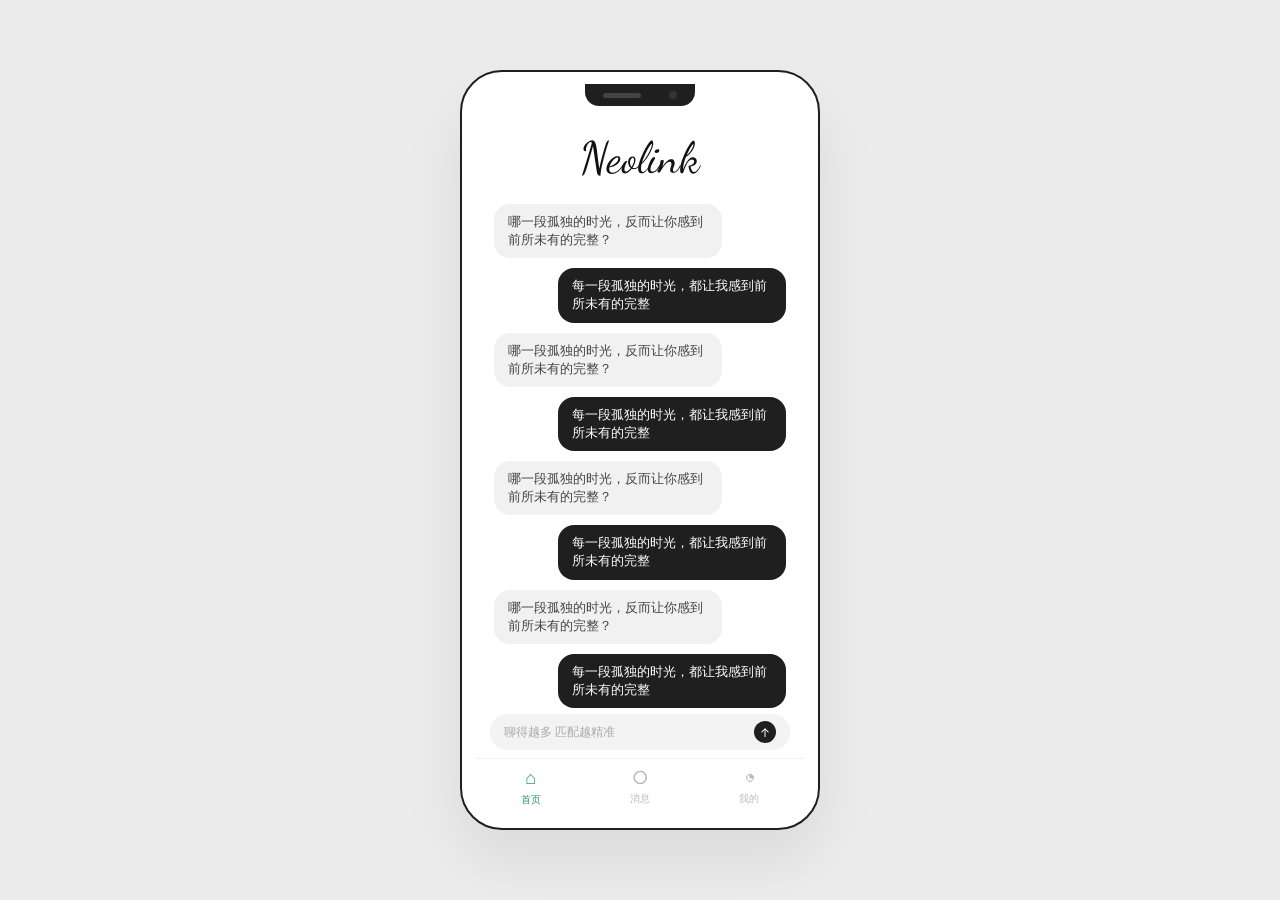
<file: NeoLink-1/1.html>
<!DOCTYPE html>
<html lang="zh-CN">
<head>
<meta charset="UTF-8" />
<title>NeoLink · 对话主页</title>
<link href="https://fonts.googleapis.com/css2?family=Dancing+Script:wght@600&family=Inter:wght@300;400;500&display=swap" rel="stylesheet">
<style>
  * { box-sizing: border-box; margin: 0; padding: 0; }
  body {
    font-family: 'Inter', -apple-system, "PingFang SC", sans-serif;
    background: #ececec;
    min-height: 100vh;
    display: flex;
    justify-content: center;
    align-items: center;
    padding: 40px 0;
  }
  .phone {
    width: 360px;
    height: 760px;
    background: #fff;
    border-radius: 42px;
    border: 2px solid #1f1f1f;
    padding: 14px;
    position: relative;
    box-shadow: 0 30px 60px rgba(0,0,0,0.08);
  }
  .notch {
    position: absolute;
    top: 12px; left: 50%;
    transform: translateX(-50%);
    width: 110px; height: 22px;
    background: #1f1f1f;
    border-radius: 0 0 14px 14px;
    display: flex; align-items: center; justify-content: center;
    gap: 28px;
  }
  .notch::before { content: ""; width: 38px; height: 5px; background: #444; border-radius: 4px; }
  .notch::after  { content: ""; width: 8px;  height: 8px; background: #333; border-radius: 50%; }
  .screen {
    width: 100%; height: 100%;
    border-radius: 30px;
    overflow: hidden;
    display: flex; flex-direction: column;
    padding-top: 36px;
  }
  .brand {
    font-family: 'Dancing Script', cursive;
    font-size: 44px;
    text-align: center;
    margin: 10px 0 14px;
    color: #111;
  }
  .chat {
    flex: 1;
    padding: 6px 18px 8px;
    overflow-y: auto;
    display: flex; flex-direction: column;
    gap: 10px;
  }
  .row { display: flex; }
  .row.left  { justify-content: flex-start; }
  .row.right { justify-content: flex-end; }
  .bubble {
    max-width: 78%;
    padding: 9px 14px;
    font-size: 12.5px;
    line-height: 1.45;
    border-radius: 16px;
  }
  .bubble.left {
    background: #f1f1f1;
    color: #444;
  }
  .bubble.right {
    background: #1f1f1f;
    color: #fff;
  }
  .input-bar {
    margin: 6px 14px 8px;
    height: 36px;
    border-radius: 18px;
    background: #f3f3f3;
    display: flex; align-items: center;
    padding: 0 14px;
    color: #aaa;
    font-size: 12px;
    justify-content: space-between;
  }
  .send {
    width: 22px; height: 22px;
    border-radius: 50%;
    background: #1f1f1f;
    color: #fff;
    display: flex; align-items: center; justify-content: center;
    font-size: 12px;
  }
  .tabbar {
    height: 56px;
    border-top: 1px solid #f0f0f0;
    display: flex;
  }
  .tab {
    flex: 1;
    display: flex; flex-direction: column;
    align-items: center; justify-content: center;
    gap: 4px;
    font-size: 10px;
    color: #b9b9b9;
  }
  .tab.active { color: #2f9466; }
  .tab .icon { font-size: 18px; }
</style>
</head>
<body>
  <div class="phone">
    <div class="notch"></div>
    <div class="screen">
      <div class="brand">Neolink</div>
      <div class="chat">
        <div class="row left"><div class="bubble left">哪一段孤独的时光，反而让你感到前所未有的完整？</div></div>
        <div class="row right"><div class="bubble right">每一段孤独的时光，都让我感到前所未有的完整</div></div>

        <div class="row left"><div class="bubble left">哪一段孤独的时光，反而让你感到前所未有的完整？</div></div>
        <div class="row right"><div class="bubble right">每一段孤独的时光，都让我感到前所未有的完整</div></div>

        <div class="row left"><div class="bubble left">哪一段孤独的时光，反而让你感到前所未有的完整？</div></div>
        <div class="row right"><div class="bubble right">每一段孤独的时光，都让我感到前所未有的完整</div></div>

        <div class="row left"><div class="bubble left">哪一段孤独的时光，反而让你感到前所未有的完整？</div></div>
        <div class="row right"><div class="bubble right">每一段孤独的时光，都让我感到前所未有的完整</div></div>

        <div class="row left"><div class="bubble left">哪一段孤独的时光，反而让你感到前所未有的完整？</div></div>
        <div class="row right"><div class="bubble right">每一段孤独的时光，都让我感到前所未有的完整</div></div>
      </div>
      <div class="input-bar">
        <span>聊得越多 匹配越精准</span>
        <span class="send">↑</span>
      </div>
      <div class="tabbar">
        <div class="tab active"><span class="icon">⌂</span><span>首页</span></div>
        <div class="tab"><span class="icon">○</span><span>消息</span></div>
        <div class="tab"><span class="icon">◔</span><span>我的</span></div>
      </div>
    </div>
  </div>
</body>
</html>
</file>
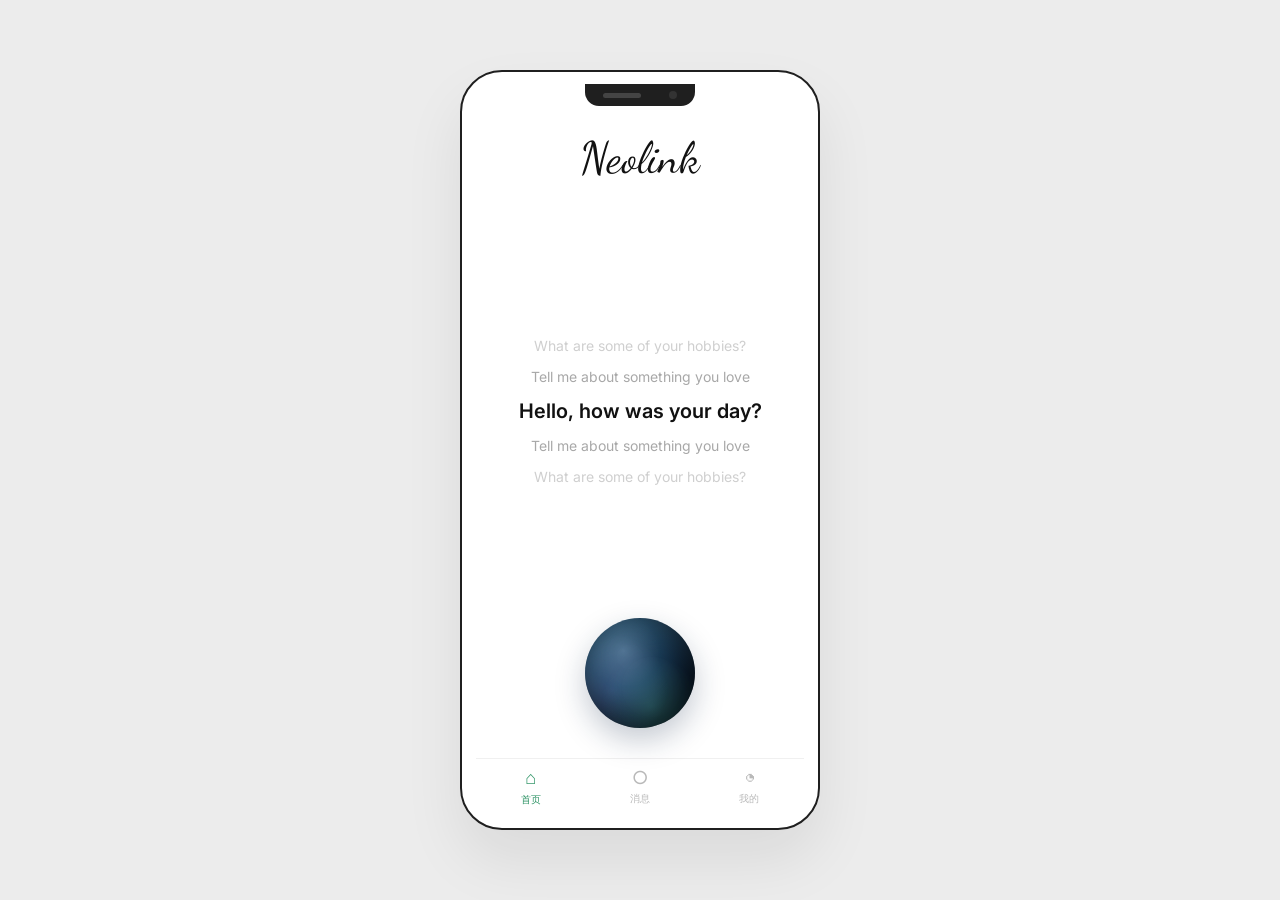
<file: NeoLink-1/2.html>
<!DOCTYPE html>
<html lang="zh-CN">
<head>
<meta charset="UTF-8" />
<title>NeoLink · Agent 待机</title>
<link href="https://fonts.googleapis.com/css2?family=Dancing+Script:wght@600&family=Inter:wght@300;400;600&display=swap" rel="stylesheet">
<style>
  * { box-sizing: border-box; margin: 0; padding: 0; }
  body {
    font-family: 'Inter', -apple-system, sans-serif;
    background: #ececec;
    min-height: 100vh;
    display: flex;
    justify-content: center;
    align-items: center;
    padding: 40px 0;
  }
  .phone {
    width: 360px; height: 760px;
    background: #fff;
    border-radius: 42px;
    border: 2px solid #1f1f1f;
    padding: 14px;
    position: relative;
    box-shadow: 0 30px 60px rgba(0,0,0,0.08);
  }
  .notch {
    position: absolute;
    top: 12px; left: 50%;
    transform: translateX(-50%);
    width: 110px; height: 22px;
    background: #1f1f1f;
    border-radius: 0 0 14px 14px;
    display: flex; align-items: center; justify-content: center;
    gap: 28px;
  }
  .notch::before { content: ""; width: 38px; height: 5px; background: #444; border-radius: 4px; }
  .notch::after  { content: ""; width: 8px;  height: 8px; background: #333; border-radius: 50%; }
  .screen {
    width: 100%; height: 100%;
    border-radius: 30px;
    display: flex; flex-direction: column;
    padding-top: 36px;
    overflow: hidden;
  }
  .brand {
    font-family: 'Dancing Script', cursive;
    font-size: 44px;
    text-align: center;
    margin: 10px 0 0;
    color: #111;
  }
  .prompts {
    flex: 1;
    display: flex; flex-direction: column;
    align-items: center; justify-content: center;
    gap: 14px;
    padding-top: 30px;
  }
  .prompts .line {
    font-size: 14px;
    color: #cfcfcf;
    text-align: center;
  }
  .prompts .line.mid {
    color: #a8a8a8;
  }
  .prompts .line.main {
    font-size: 20px;
    color: #111;
    font-weight: 600;
  }
  .orb {
    width: 110px; height: 110px;
    margin: 10px auto 30px;
    border-radius: 50%;
    background:
      radial-gradient(circle at 35% 30%, #4a6c8a 0%, #1a3b56 35%, #0b1a2c 70%, #050b16 100%);
    box-shadow:
      inset -10px -16px 32px rgba(0,0,0,0.55),
      inset 12px 14px 24px rgba(120,180,200,0.18),
      0 12px 30px rgba(20,40,70,0.25);
    position: relative;
  }
  .orb::after {
    content: "";
    position: absolute;
    inset: 0;
    border-radius: 50%;
    background:
      radial-gradient(circle at 60% 80%, rgba(60,140,120,0.35), transparent 45%),
      radial-gradient(circle at 25% 65%, rgba(80,90,160,0.35), transparent 50%);
    mix-blend-mode: screen;
  }
  .tabbar {
    height: 56px;
    border-top: 1px solid #f0f0f0;
    display: flex;
  }
  .tab {
    flex: 1;
    display: flex; flex-direction: column;
    align-items: center; justify-content: center;
    gap: 4px;
    font-size: 10px;
    color: #b9b9b9;
  }
  .tab.active { color: #2f9466; }
  .tab .icon { font-size: 18px; }
</style>
</head>
<body>
  <div class="phone">
    <div class="notch"></div>
    <div class="screen">
      <div class="brand">Neolink</div>
      <div class="prompts">
        <div class="line">What are some of your hobbies?</div>
        <div class="line mid">Tell me about something you love</div>
        <div class="line main">Hello, how was your day?</div>
        <div class="line mid">Tell me about something you love</div>
        <div class="line">What are some of your hobbies?</div>
      </div>
      <div class="orb"></div>
      <div class="tabbar">
        <div class="tab active"><span class="icon">⌂</span><span>首页</span></div>
        <div class="tab"><span class="icon">○</span><span>消息</span></div>
        <div class="tab"><span class="icon">◔</span><span>我的</span></div>
      </div>
    </div>
  </div>
</body>
</html>
</file>
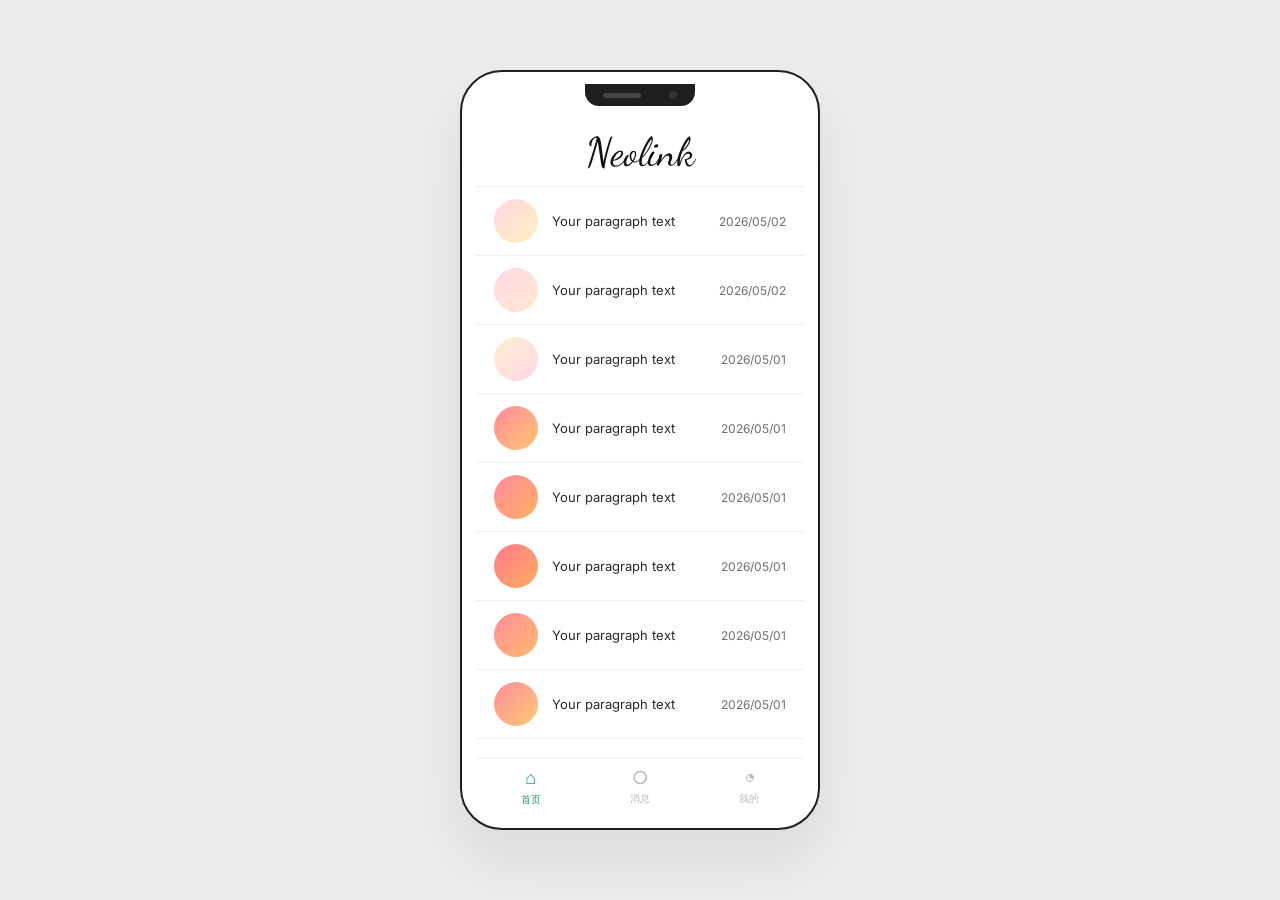
<file: NeoLink-1/3.html>
<!DOCTYPE html>
<html lang="zh-CN">
<head>
<meta charset="UTF-8" />
<title>NeoLink · 列表</title>
<link href="https://fonts.googleapis.com/css2?family=Dancing+Script:wght@600&family=Inter:wght@300;400;500&display=swap" rel="stylesheet">
<style>
  * { box-sizing: border-box; margin: 0; padding: 0; }
  body {
    font-family: 'Inter', -apple-system, sans-serif;
    background: #ececec;
    min-height: 100vh;
    display: flex;
    justify-content: center;
    align-items: center;
    padding: 40px 0;
  }
  .phone {
    width: 360px; height: 760px;
    background: #fff;
    border-radius: 42px;
    border: 2px solid #1f1f1f;
    padding: 14px;
    position: relative;
    box-shadow: 0 30px 60px rgba(0,0,0,0.08);
  }
  .notch {
    position: absolute;
    top: 12px; left: 50%;
    transform: translateX(-50%);
    width: 110px; height: 22px;
    background: #1f1f1f;
    border-radius: 0 0 14px 14px;
    display: flex; align-items: center; justify-content: center;
    gap: 28px;
  }
  .notch::before { content: ""; width: 38px; height: 5px; background: #444; border-radius: 4px; }
  .notch::after  { content: ""; width: 8px;  height: 8px; background: #333; border-radius: 50%; }
  .screen {
    width: 100%; height: 100%;
    border-radius: 30px;
    display: flex; flex-direction: column;
    padding-top: 36px;
    overflow: hidden;
  }
  .brand {
    font-family: 'Dancing Script', cursive;
    font-size: 40px;
    text-align: center;
    margin: 6px 0 10px;
    color: #111;
  }
  .list {
    flex: 1;
    overflow-y: auto;
    border-top: 1px solid #eee;
  }
  .item {
    display: flex;
    align-items: center;
    padding: 12px 18px;
    border-bottom: 1px solid #f1f1f1;
    gap: 14px;
  }
  .avatar {
    width: 44px; height: 44px;
    border-radius: 50%;
    flex-shrink: 0;
  }
  .a1 { background: linear-gradient(135deg, #ffd6e0, #fff1c1); }
  .a2 { background: linear-gradient(135deg, #ffd9e6, #ffe7cf); }
  .a3 { background: linear-gradient(135deg, #fff0d0, #ffd6e6); }
  .a4 { background: linear-gradient(135deg, #ff8aa0, #ffc56b); }
  .a5 { background: linear-gradient(135deg, #ff8aa0, #ffb060); }
  .a6 { background: linear-gradient(135deg, #ff7a8e, #ffae5e); }
  .a7 { background: linear-gradient(135deg, #ff8c9e, #ffba6a); }
  .a8 { background: linear-gradient(135deg, #ff8c9e, #ffc972); }
  .text {
    flex: 1;
    font-size: 13px;
    color: #2a2a2a;
  }
  .date {
    font-size: 12px;
    color: #6e6e6e;
  }
  .tabbar {
    height: 56px;
    border-top: 1px solid #f0f0f0;
    display: flex;
  }
  .tab {
    flex: 1;
    display: flex; flex-direction: column;
    align-items: center; justify-content: center;
    gap: 4px;
    font-size: 10px;
    color: #b9b9b9;
  }
  .tab.active { color: #2f9466; }
  .tab .icon { font-size: 18px; }
</style>
</head>
<body>
  <div class="phone">
    <div class="notch"></div>
    <div class="screen">
      <div class="brand">Neolink</div>
      <div class="list">
        <div class="item"><div class="avatar a1"></div><div class="text">Your paragraph text</div><div class="date">2026/05/02</div></div>
        <div class="item"><div class="avatar a2"></div><div class="text">Your paragraph text</div><div class="date">2026/05/02</div></div>
        <div class="item"><div class="avatar a3"></div><div class="text">Your paragraph text</div><div class="date">2026/05/01</div></div>
        <div class="item"><div class="avatar a4"></div><div class="text">Your paragraph text</div><div class="date">2026/05/01</div></div>
        <div class="item"><div class="avatar a5"></div><div class="text">Your paragraph text</div><div class="date">2026/05/01</div></div>
        <div class="item"><div class="avatar a6"></div><div class="text">Your paragraph text</div><div class="date">2026/05/01</div></div>
        <div class="item"><div class="avatar a7"></div><div class="text">Your paragraph text</div><div class="date">2026/05/01</div></div>
        <div class="item"><div class="avatar a8"></div><div class="text">Your paragraph text</div><div class="date">2026/05/01</div></div>
      </div>
      <div class="tabbar">
        <div class="tab active"><span class="icon">⌂</span><span>首页</span></div>
        <div class="tab"><span class="icon">○</span><span>消息</span></div>
        <div class="tab"><span class="icon">◔</span><span>我的</span></div>
      </div>
    </div>
  </div>
</body>
</html>
</file>
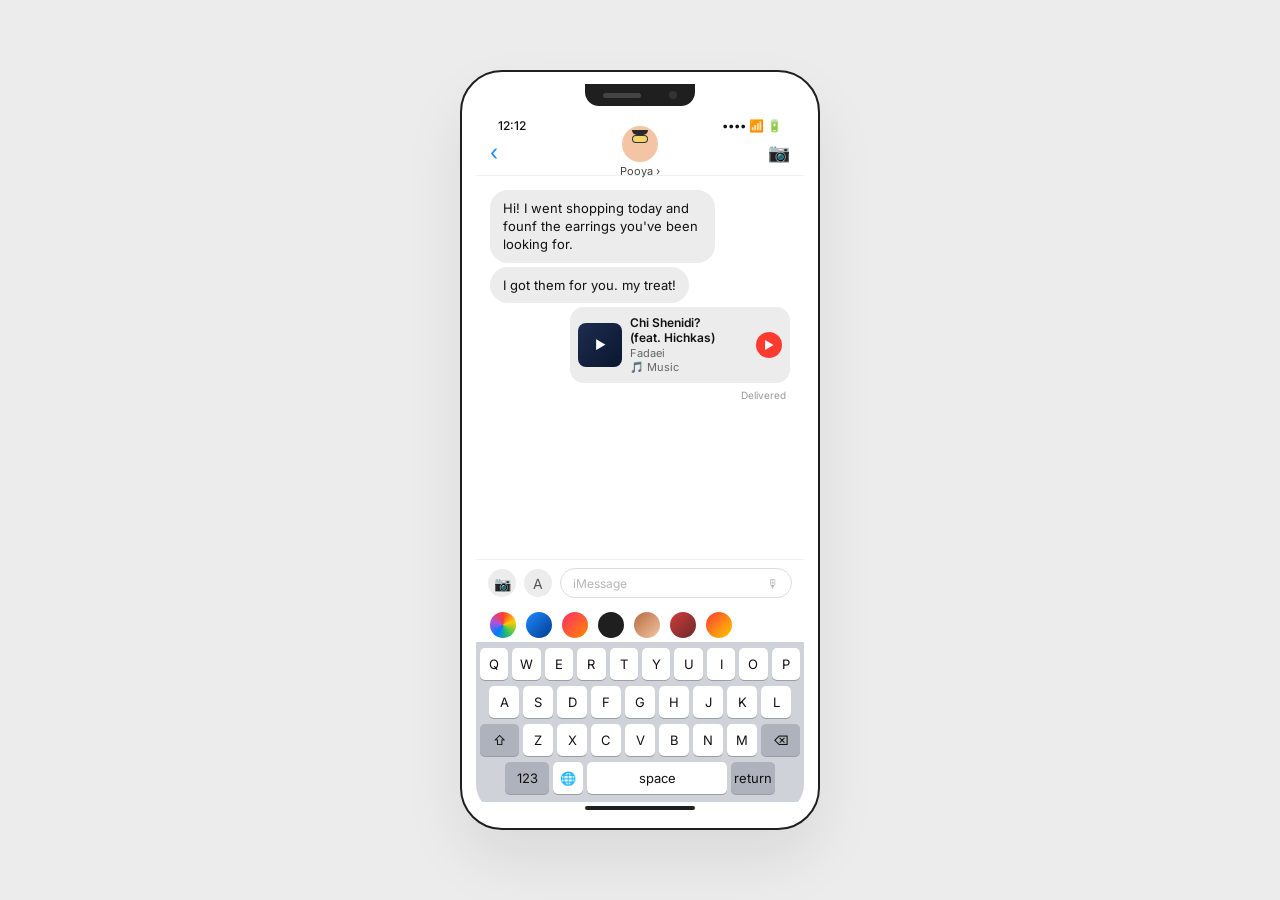
<file: NeoLink-1/4.html>
<!DOCTYPE html>
<html lang="zh-CN">
<head>
<meta charset="UTF-8" />
<title>NeoLink · iMessage 聊天</title>
<link href="https://fonts.googleapis.com/css2?family=Inter:wght@300;400;500;600&display=swap" rel="stylesheet">
<style>
  * { box-sizing: border-box; margin: 0; padding: 0; }
  body {
    font-family: 'Inter', -apple-system, sans-serif;
    background: #ececec;
    min-height: 100vh;
    display: flex;
    justify-content: center;
    align-items: center;
    padding: 40px 0;
  }
  .phone {
    width: 360px; height: 760px;
    background: #fff;
    border-radius: 42px;
    border: 2px solid #1f1f1f;
    padding: 14px;
    position: relative;
    box-shadow: 0 30px 60px rgba(0,0,0,0.08);
  }
  .notch {
    position: absolute;
    top: 12px; left: 50%;
    transform: translateX(-50%);
    width: 110px; height: 22px;
    background: #1f1f1f;
    border-radius: 0 0 14px 14px;
    display: flex; align-items: center; justify-content: center;
    gap: 28px;
  }
  .notch::before { content: ""; width: 38px; height: 5px; background: #444; border-radius: 4px; }
  .notch::after  { content: ""; width: 8px;  height: 8px; background: #333; border-radius: 50%; }
  .screen {
    width: 100%; height: 100%;
    border-radius: 30px;
    display: flex; flex-direction: column;
    padding-top: 28px;
    overflow: hidden;
    background: #fff;
  }
  .statusbar {
    display: flex; justify-content: space-between;
    padding: 4px 22px 2px;
    font-size: 12px;
    color: #111;
    font-weight: 500;
  }
  .header {
    display: flex; align-items: center;
    padding: 4px 14px 10px;
    border-bottom: 1px solid #f0f0f0;
    position: relative;
  }
  .back { color: #1e8aff; font-size: 22px; width: 30px; }
  .video { color: #1e8aff; font-size: 18px; margin-left: auto; }
  .contact {
    position: absolute;
    left: 50%; transform: translateX(-50%);
    display: flex; flex-direction: column; align-items: center;
    font-size: 11px; color: #444;
  }
  .contact .avatar {
    width: 36px; height: 36px; border-radius: 50%;
    background: #f3c5a5;
    display: flex; align-items: center; justify-content: center;
    font-size: 18px;
    margin-bottom: 2px;
    position: relative;
    overflow: hidden;
  }
  .contact .avatar::before {
    content: "";
    width: 14px; height: 6px;
    background: #f5d569;
    border-radius: 7px;
    position: absolute;
    top: 10px;
    box-shadow: 0 0 0 1px #333;
  }
  .contact .avatar::after {
    content: "";
    width: 16px; height: 5px;
    background: #2a2a2a;
    border-radius: 0 0 8px 8px;
    position: absolute;
    top: 4px;
  }
  .contact span.name { display: flex; align-items: center; gap: 2px; }
  .messages {
    flex: 1;
    padding: 14px 14px 4px;
    display: flex; flex-direction: column;
    gap: 4px;
    overflow-y: auto;
  }
  .row { display: flex; }
  .row.left { justify-content: flex-start; }
  .row.right { justify-content: flex-end; }
  .bubble {
    max-width: 75%;
    padding: 9px 13px;
    font-size: 13px;
    line-height: 1.4;
    border-radius: 18px;
  }
  .bubble.left  { background: #ececec; color: #111; }
  .bubble.right { background: #1e8aff; color: #fff; }
  .card {
    background: #ececec;
    border-radius: 14px;
    padding: 8px;
    display: flex; align-items: center;
    gap: 8px;
    width: 220px;
  }
  .card .cover {
    width: 44px; height: 44px;
    border-radius: 8px;
    background: linear-gradient(135deg, #1e2c4f, #0a172e);
    position: relative;
    overflow: hidden;
  }
  .card .cover::after {
    content: "▶";
    color: #fff; font-size: 12px;
    position: absolute;
    inset: 0;
    display: flex; align-items: center; justify-content: center;
  }
  .card .info { flex: 1; font-size: 12px; line-height: 1.3; }
  .card .info .title { font-weight: 600; color: #111; }
  .card .info .sub { color: #666; font-size: 11px; }
  .card .play {
    width: 26px; height: 26px; border-radius: 50%;
    background: #ff3b30; color: #fff;
    display: flex; align-items: center; justify-content: center;
    font-size: 11px;
  }
  .delivered { font-size: 10px; color: #999; text-align: right; padding: 2px 4px 0; }
  .input-row {
    display: flex; align-items: center;
    gap: 8px;
    padding: 8px 12px;
    border-top: 1px solid #f0f0f0;
  }
  .circle-btn {
    width: 28px; height: 28px;
    border-radius: 50%;
    background: #ececec;
    display: flex; align-items: center; justify-content: center;
    font-size: 14px;
    color: #555;
    flex-shrink: 0;
  }
  .imessage {
    flex: 1;
    height: 30px;
    border: 1px solid #ddd;
    border-radius: 16px;
    display: flex; align-items: center;
    padding: 0 12px;
    font-size: 12px;
    color: #b6b6b6;
    justify-content: space-between;
  }
  .app-row {
    display: flex; gap: 10px;
    padding: 6px 14px 4px;
  }
  .app-row .dot {
    width: 26px; height: 26px;
    border-radius: 50%;
  }
  .app-row .dot:nth-child(1) { background: conic-gradient(#ff3b30, #ffcc00, #34c759, #007aff, #af52de, #ff3b30); }
  .app-row .dot:nth-child(2) { background: linear-gradient(135deg, #1e8aff, #003c8f); }
  .app-row .dot:nth-child(3) { background: linear-gradient(135deg, #ff2a68, #ff8c00); }
  .app-row .dot:nth-child(4) { background: #1f1f1f; }
  .app-row .dot:nth-child(5) { background: linear-gradient(135deg, #b76b40, #f3c5a5); }
  .app-row .dot:nth-child(6) { background: linear-gradient(135deg, #d23a3a, #6b2a2a); }
  .app-row .dot:nth-child(7) { background: linear-gradient(135deg, #ff3b30, #ffcc00); }
  .keyboard {
    background: #cfd2d8;
    padding: 6px 4px 8px;
    display: flex; flex-direction: column;
    gap: 6px;
  }
  .krow { display: flex; justify-content: center; gap: 4px; }
  .key {
    flex: 1;
    max-width: 30px;
    height: 32px;
    background: #fff;
    border-radius: 5px;
    display: flex; align-items: center; justify-content: center;
    font-size: 13px;
    color: #111;
    box-shadow: 0 1px 0 rgba(0,0,0,0.25);
  }
  .key.wide  { max-width: 44px; }
  .key.dark  { background: #adb2bc; color: #111; }
  .key.space { max-width: 140px; flex: 2; }
  .home-indicator {
    width: 110px; height: 4px;
    background: #1f1f1f;
    border-radius: 2px;
    margin: 4px auto 4px;
  }
</style>
</head>
<body>
  <div class="phone">
    <div class="notch"></div>
    <div class="screen">
      <div class="statusbar">
        <span>12:12</span>
        <span>•••• 📶 🔋</span>
      </div>
      <div class="header">
        <div class="back">‹</div>
        <div class="contact">
          <div class="avatar"></div>
          <span class="name">Pooya ›</span>
        </div>
        <div class="video">📷</div>
      </div>
      <div class="messages">
        <div class="row left"><div class="bubble left">Hi! I went shopping today and founf the earrings you've been looking for.</div></div>
        <div class="row left"><div class="bubble left">I got them for you. my treat!</div></div>
        <div class="row right">
          <div class="card">
            <div class="cover"></div>
            <div class="info">
              <div class="title">Chi Shenidi?</div>
              <div class="title">(feat. Hichkas)</div>
              <div class="sub">Fadaei</div>
              <div class="sub">🎵 Music</div>
            </div>
            <div class="play">▶</div>
          </div>
        </div>
        <div class="delivered">Delivered</div>
      </div>
      <div class="input-row">
        <div class="circle-btn">📷</div>
        <div class="circle-btn">A</div>
        <div class="imessage"><span>iMessage</span><span>🎙</span></div>
      </div>
      <div class="app-row">
        <div class="dot"></div><div class="dot"></div><div class="dot"></div>
        <div class="dot"></div><div class="dot"></div><div class="dot"></div>
        <div class="dot"></div>
      </div>
      <div class="keyboard">
        <div class="krow">
          <div class="key">Q</div><div class="key">W</div><div class="key">E</div><div class="key">R</div><div class="key">T</div>
          <div class="key">Y</div><div class="key">U</div><div class="key">I</div><div class="key">O</div><div class="key">P</div>
        </div>
        <div class="krow">
          <div class="key">A</div><div class="key">S</div><div class="key">D</div><div class="key">F</div><div class="key">G</div>
          <div class="key">H</div><div class="key">J</div><div class="key">K</div><div class="key">L</div>
        </div>
        <div class="krow">
          <div class="key dark wide">⇧</div>
          <div class="key">Z</div><div class="key">X</div><div class="key">C</div><div class="key">V</div>
          <div class="key">B</div><div class="key">N</div><div class="key">M</div>
          <div class="key dark wide">⌫</div>
        </div>
        <div class="krow">
          <div class="key dark wide">123</div>
          <div class="key">🌐</div>
          <div class="key space">space</div>
          <div class="key dark wide">return</div>
        </div>
      </div>
      <div class="home-indicator"></div>
    </div>
  </div>
</body>
</html>
</file>
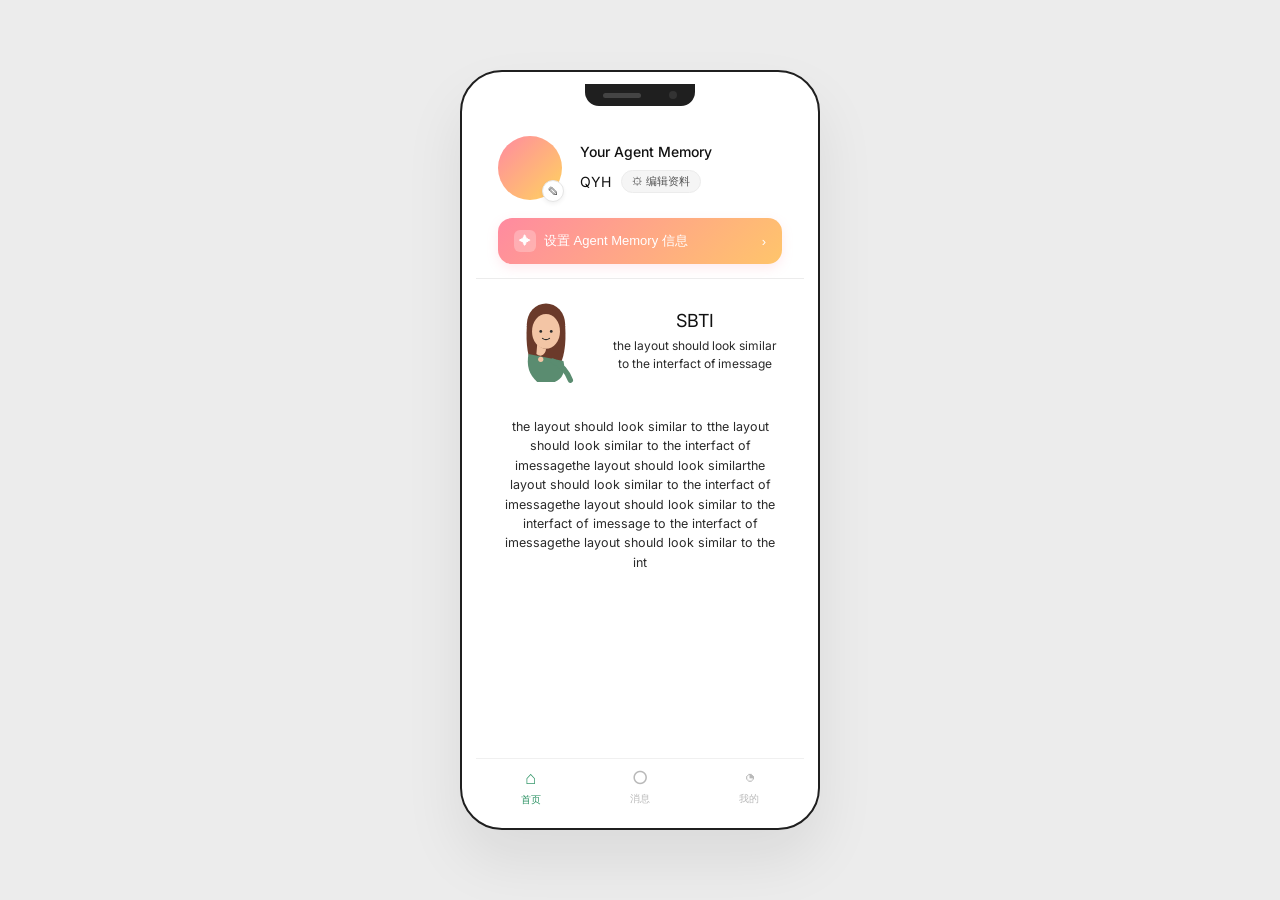
<file: NeoLink-1/5.html>
<!DOCTYPE html>
<html lang="zh-CN">
<head>
<meta charset="UTF-8" />
<title>NeoLink · Agent Memory 概览</title>
<link href="https://fonts.googleapis.com/css2?family=Inter:wght@300;400;500;600&display=swap" rel="stylesheet">
<style>
  * { box-sizing: border-box; margin: 0; padding: 0; }
  body {
    font-family: 'Inter', -apple-system, "PingFang SC", sans-serif;
    background: #ececec;
    min-height: 100vh;
    display: flex;
    justify-content: center;
    align-items: center;
    padding: 40px 0;
  }
  .phone {
    width: 360px; height: 760px;
    background: #fff;
    border-radius: 42px;
    border: 2px solid #1f1f1f;
    padding: 14px;
    position: relative;
    box-shadow: 0 30px 60px rgba(0,0,0,0.08);
  }
  .notch {
    position: absolute;
    top: 12px; left: 50%;
    transform: translateX(-50%);
    width: 110px; height: 22px;
    background: #1f1f1f;
    border-radius: 0 0 14px 14px;
    display: flex; align-items: center; justify-content: center;
    gap: 28px;
  }
  .notch::before { content: ""; width: 38px; height: 5px; background: #444; border-radius: 4px; }
  .notch::after  { content: ""; width: 8px;  height: 8px; background: #333; border-radius: 50%; }
  .screen {
    width: 100%; height: 100%;
    border-radius: 30px;
    display: flex; flex-direction: column;
    padding-top: 36px;
    overflow: hidden;
  }
  .top {
    display: flex; align-items: center;
    padding: 14px 22px 14px;
    gap: 18px;
  }
  .avatar-wrap {
    position: relative;
    flex-shrink: 0;
  }
  .avatar-big {
    width: 64px; height: 64px;
    border-radius: 50%;
    background: linear-gradient(135deg, #ff8aa0 0%, #ffc56b 80%);
  }
  .edit-badge {
    position: absolute;
    right: -2px; bottom: -2px;
    width: 22px; height: 22px;
    border-radius: 50%;
    background: #fff;
    border: 1px solid #e5e5e5;
    display: flex; align-items: center; justify-content: center;
    font-size: 11px;
    color: #555;
    cursor: pointer;
    box-shadow: 0 2px 4px rgba(0,0,0,0.06);
  }
  .top-right {
    flex: 1;
    display: flex; flex-direction: column;
    gap: 10px;
  }
  .top-right .title {
    font-size: 14px;
    color: #111;
    font-weight: 500;
  }
  .name-row {
    display: flex;
    align-items: center;
    gap: 10px;
  }
  .top-right .name {
    font-size: 14px;
    color: #111;
  }
  .settings-btn {
    font-size: 11px;
    color: #555;
    background: #f5f5f5;
    border: 1px solid #ececec;
    border-radius: 12px;
    padding: 3px 10px;
    cursor: pointer;
    display: inline-flex;
    align-items: center;
    gap: 4px;
  }
  .settings-btn:hover { background: #eee; }
  .action-row {
    padding: 4px 22px 14px;
  }
  .memory-setting-btn {
    width: 100%;
    background: linear-gradient(135deg, #ff8aa0 0%, #ffc56b 100%);
    color: #fff;
    border: none;
    border-radius: 14px;
    padding: 12px 16px;
    font-size: 13px;
    font-weight: 500;
    display: flex;
    align-items: center;
    justify-content: space-between;
    cursor: pointer;
    box-shadow: 0 4px 12px rgba(255,138,160,0.18);
  }
  .memory-setting-btn .left {
    display: flex;
    align-items: center;
    gap: 8px;
  }
  .memory-setting-btn .icon-box {
    width: 22px; height: 22px;
    border-radius: 6px;
    background: rgba(255,255,255,0.25);
    display: flex; align-items: center; justify-content: center;
    font-size: 12px;
  }
  .card {
    display: flex;
    align-items: center;
    gap: 14px;
    padding: 14px 22px;
    border-top: 1px solid #ececec;
  }
  .person {
    width: 96px; height: 96px;
    border-radius: 8px;
    flex-shrink: 0;
    position: relative;
    background: #fff;
    display: flex; align-items: flex-end; justify-content: center;
  }
  .person svg { width: 100%; height: 100%; }
  .card-info {
    flex: 1;
    text-align: center;
  }
  .card-info .label {
    font-size: 18px;
    color: #111;
    margin-bottom: 6px;
  }
  .card-info .desc {
    font-size: 12px;
    color: #2a2a2a;
    line-height: 1.5;
  }
  .body {
    flex: 1;
    padding: 14px 22px;
    overflow-y: auto;
    font-size: 12.5px;
    color: #2a2a2a;
    line-height: 1.55;
    text-align: center;
  }
  .tabbar {
    height: 56px;
    border-top: 1px solid #f0f0f0;
    display: flex;
  }
  .tab {
    flex: 1;
    display: flex; flex-direction: column;
    align-items: center; justify-content: center;
    gap: 4px;
    font-size: 10px;
    color: #b9b9b9;
  }
  .tab.active { color: #2f9466; }
  .tab .icon { font-size: 18px; }
</style>
</head>
<body>
  <div class="phone">
    <div class="notch"></div>
    <div class="screen">
      <div class="top">
        <div class="avatar-wrap">
          <div class="avatar-big"></div>
          <div class="edit-badge" title="更换头像">✎</div>
        </div>
        <div class="top-right">
          <div class="title">Your Agent Memory</div>
          <div class="name-row">
            <span class="name">QYH</span>
            <button class="settings-btn">⚙ 编辑资料</button>
          </div>
        </div>
      </div>
      <div class="action-row">
        <button class="memory-setting-btn">
          <span class="left">
            <span class="icon-box">✦</span>
            <span>设置 Agent Memory 信息</span>
          </span>
          <span>›</span>
        </button>
      </div>
      <div class="card">
        <div class="person">
          <svg viewBox="0 0 100 110" xmlns="http://www.w3.org/2000/svg">
            <ellipse cx="50" cy="36" rx="22" ry="24" fill="#6b3a2a"/>
            <path d="M28 38 Q26 70 36 86 L64 86 Q74 70 72 38 Q66 18 50 18 Q34 18 28 38 Z" fill="#6b3a2a"/>
            <ellipse cx="50" cy="44" rx="16" ry="20" fill="#f3c5a5"/>
            <circle cx="44" cy="44" r="1.6" fill="#2a2a2a"/>
            <circle cx="56" cy="44" r="1.6" fill="#2a2a2a"/>
            <path d="M46 52 Q50 55 54 52" stroke="#2a2a2a" stroke-width="1.4" fill="none" stroke-linecap="round"/>
            <path d="M40 58 Q44 64 50 64 Q50 70 44 72 Q41 72 39 70" fill="#f3c5a5"/>
            <path d="M30 70 Q26 90 40 102 L60 102 Q74 96 70 78" fill="#5a8c70"/>
            <path d="M58 78 Q72 84 78 100" stroke="#5a8c70" stroke-width="6" fill="none" stroke-linecap="round"/>
            <ellipse cx="44" cy="76" rx="3" ry="3" fill="#f3c5a5"/>
          </svg>
        </div>
        <div class="card-info">
          <div class="label">SBTI</div>
          <div class="desc">the layout should look similar to the interfact of imessage</div>
        </div>
      </div>
      <div class="body">
        the layout should look similar to tthe layout should look similar to the interfact of imessagethe layout should look similarthe layout should look similar to the interfact of imessagethe layout should look similar to the interfact of imessage to the interfact of imessagethe layout should look similar to the int
      </div>
      <div class="tabbar">
        <div class="tab active"><span class="icon">⌂</span><span>首页</span></div>
        <div class="tab"><span class="icon">○</span><span>消息</span></div>
        <div class="tab"><span class="icon">◔</span><span>我的</span></div>
      </div>
    </div>
  </div>
</body>
</html>
</file>
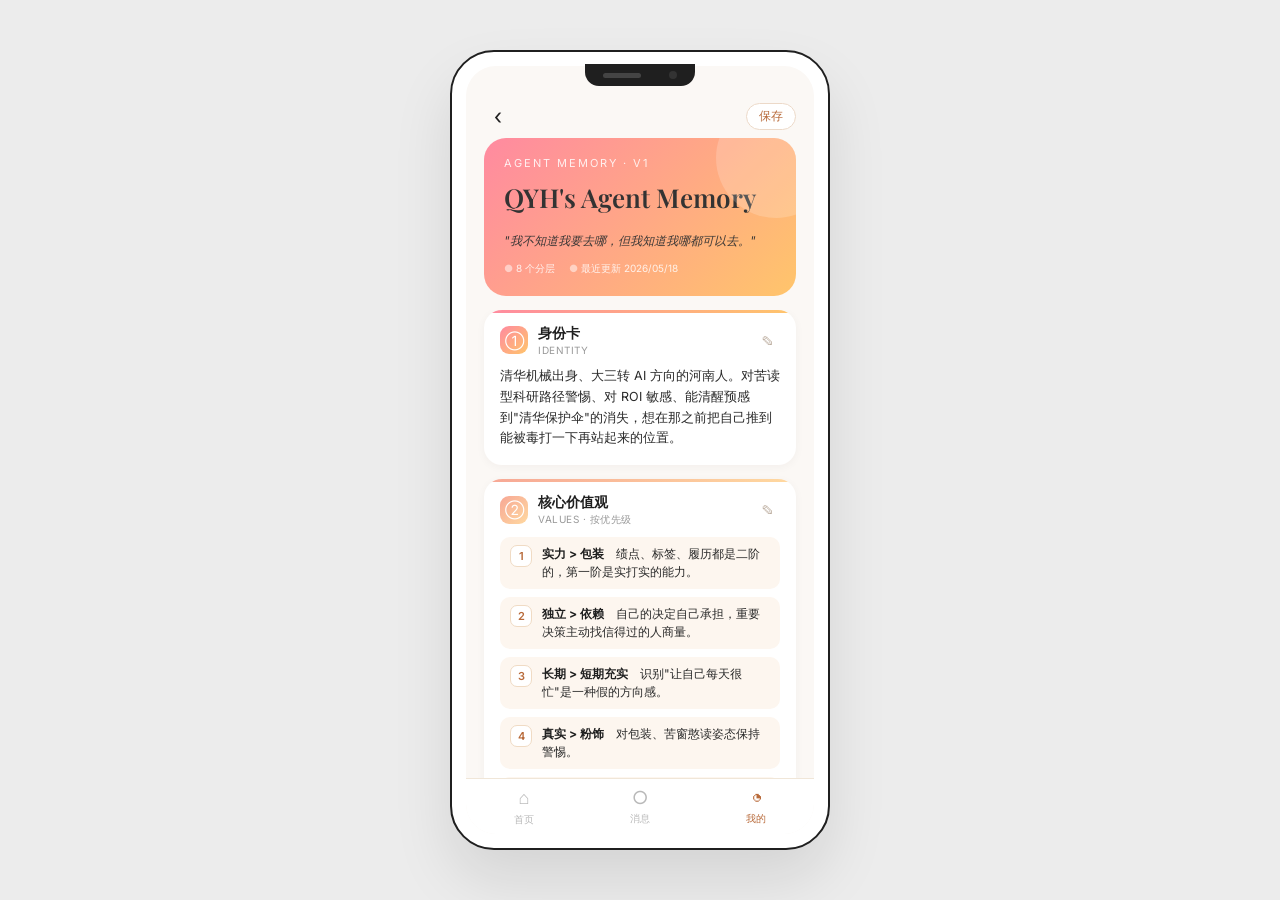
<file: NeoLink-1/6.html>
<!DOCTYPE html>
<html lang="zh-CN">
<head>
<meta charset="UTF-8" />
<title>NeoLink · Agent Memory 详情</title>
<link href="https://fonts.googleapis.com/css2?family=Inter:wght@300;400;500;600;700&family=Playfair+Display:wght@500;600&display=swap" rel="stylesheet">
<style>
  * { box-sizing: border-box; margin: 0; padding: 0; }
  body {
    font-family: 'Inter', -apple-system, "PingFang SC", sans-serif;
    background: #ececec;
    min-height: 100vh;
    display: flex;
    justify-content: center;
    align-items: center;
    padding: 40px 0;
  }

  /* ------- phone frame ------- */
  .phone {
    width: 380px; height: 800px;
    background: #fff;
    border-radius: 44px;
    border: 2px solid #1f1f1f;
    padding: 14px;
    position: relative;
    box-shadow: 0 30px 60px rgba(0,0,0,0.10);
  }
  .notch {
    position: absolute;
    top: 12px; left: 50%;
    transform: translateX(-50%);
    width: 110px; height: 22px;
    background: #1f1f1f;
    border-radius: 0 0 14px 14px;
    display: flex; align-items: center; justify-content: center;
    gap: 28px;
  }
  .notch::before { content: ""; width: 38px; height: 5px; background: #444; border-radius: 4px; }
  .notch::after  { content: ""; width: 8px;  height: 8px; background: #333; border-radius: 50%; }
  .screen {
    width: 100%; height: 100%;
    border-radius: 30px;
    display: flex; flex-direction: column;
    padding-top: 28px;
    overflow: hidden;
    background: #fbf8f5;
  }

  /* ------- header ------- */
  .topbar {
    display: flex; align-items: center;
    padding: 8px 18px 4px;
    justify-content: space-between;
  }
  .back {
    font-size: 22px;
    color: #1f1f1f;
    cursor: pointer;
    width: 28px; height: 28px;
    display: flex; align-items: center; justify-content: center;
  }
  .topbar .save {
    font-size: 12px;
    color: #b86a3a;
    padding: 4px 12px;
    border: 1px solid #ecd9c8;
    border-radius: 14px;
    background: #fff;
    cursor: pointer;
    font-weight: 500;
  }

  /* ------- hero banner ------- */
  .hero {
    margin: 4px 18px 14px;
    padding: 18px 20px 20px;
    border-radius: 22px;
    background: linear-gradient(135deg, #ff8aa0 0%, #ffc56b 100%);
    color: #fff;
    position: relative;
    overflow: hidden;
  }
  .hero::after {
    content: "";
    position: absolute;
    width: 120px; height: 120px;
    border-radius: 50%;
    background: rgba(255,255,255,0.18);
    top: -40px; right: -40px;
  }
  .hero .label {
    font-size: 11px;
    letter-spacing: 2px;
    opacity: 0.85;
    text-transform: uppercase;
  }
  .hero .name {
    font-family: 'Playfair Display', serif;
    font-size: 26px;
    margin-top: 4px;
    font-weight: 600;
  }
  .hero .quote {
    margin-top: 10px;
    font-size: 12px;
    line-height: 1.5;
    opacity: 0.95;
    font-style: italic;
    position: relative;
    z-index: 1;
  }
  .hero .meta {
    margin-top: 12px;
    font-size: 10px;
    opacity: 0.85;
    display: flex; gap: 14px;
  }
  .hero .meta span::before { content: "● "; opacity: 0.6; }

  /* ------- scroll body ------- */
  .scroll {
    flex: 1;
    overflow-y: auto;
    padding: 0 18px 14px;
    scrollbar-width: thin;
  }
  .scroll::-webkit-scrollbar { width: 4px; }
  .scroll::-webkit-scrollbar-thumb { background: #e5d5c5; border-radius: 2px; }

  /* ------- section card ------- */
  .card {
    background: #fff;
    border-radius: 18px;
    margin-bottom: 14px;
    padding: 14px 16px 16px;
    box-shadow: 0 2px 10px rgba(40,20,10,0.04);
    position: relative;
    overflow: hidden;
  }
  .card::before {
    content: "";
    position: absolute;
    top: 0; left: 0; right: 0;
    height: 3px;
    background: linear-gradient(90deg, var(--accent1, #ff8aa0), var(--accent2, #ffc56b));
  }
  .card-head {
    display: flex; align-items: center;
    gap: 10px;
    margin-bottom: 10px;
  }
  .card-icon {
    width: 28px; height: 28px;
    border-radius: 9px;
    background: linear-gradient(135deg, var(--accent1, #ff8aa0), var(--accent2, #ffc56b));
    color: #fff;
    display: flex; align-items: center; justify-content: center;
    font-size: 14px;
    flex-shrink: 0;
  }
  .card-title {
    font-size: 14px;
    font-weight: 600;
    color: #1f1f1f;
    flex: 1;
  }
  .card-title small {
    display: block;
    font-size: 10px;
    color: #999;
    font-weight: 400;
    margin-top: 1px;
    letter-spacing: 0.5px;
  }
  .pencil {
    font-size: 12px;
    color: #b8a99a;
    width: 24px; height: 24px;
    border-radius: 50%;
    display: flex; align-items: center; justify-content: center;
    cursor: pointer;
  }
  .pencil:hover { background: #f7f0e8; color: #b86a3a; }

  /* editable text */
  .editable {
    outline: none;
    border-radius: 8px;
    padding: 4px 6px;
    margin: -4px -6px;
    transition: background 0.15s;
    line-height: 1.55;
    font-size: 12.5px;
    color: #333;
  }
  .editable:hover { background: #fdf6ef; }
  .editable:focus { background: #fff7ec; box-shadow: inset 0 0 0 1px #f0d4b6; }

  /* identity narrative */
  .narrative {
    font-size: 12.5px;
    line-height: 1.65;
    color: #2a2a2a;
  }

  /* value list */
  .value-list { display: flex; flex-direction: column; gap: 8px; margin-top: 4px; }
  .value-row {
    display: flex; gap: 10px;
    align-items: flex-start;
    padding: 8px 10px;
    background: #fdf6ef;
    border-radius: 10px;
  }
  .value-num {
    width: 22px; height: 22px;
    border-radius: 7px;
    background: #fff;
    color: #b86a3a;
    display: flex; align-items: center; justify-content: center;
    font-size: 11px; font-weight: 600;
    flex-shrink: 0;
    border: 1px solid #f0dbc4;
  }
  .value-text {
    flex: 1;
    font-size: 12px;
    line-height: 1.5;
    color: #2a2a2a;
  }
  .value-text b { color: #1f1f1f; }

  /* chip group */
  .chips {
    display: flex; flex-wrap: wrap;
    gap: 6px;
    margin-top: 4px;
  }
  .chip {
    padding: 5px 10px;
    border-radius: 12px;
    background: #fdf6ef;
    color: #6b4a30;
    font-size: 11.5px;
    cursor: pointer;
    border: 1px solid transparent;
    display: inline-flex; align-items: center; gap: 4px;
  }
  .chip:hover { border-color: #f0d4b6; background: #fff7ec; }
  .chip.cold  { background: #eef4f7; color: #4a6680; }
  .chip.cold:hover { background: #e2ecf2; }
  .chip.warn  { background: #fdedea; color: #b04030; }
  .chip.warn:hover { background: #fbe2dd; }
  .chip.code  { font-family: ui-monospace, "SFMono-Regular", Menlo, monospace; font-size: 11px; }
  .chip.add {
    background: transparent;
    border: 1px dashed #d8c4ad;
    color: #b8a18a;
  }
  .chip.add:hover { background: #fff7ec; color: #b86a3a; }

  /* behavior list */
  .behavior {
    display: flex; flex-direction: column;
    gap: 6px;
  }
  .behavior-row {
    display: flex; gap: 8px;
    padding: 6px 0;
    border-bottom: 1px dashed #f3e6d4;
    font-size: 12px;
    line-height: 1.5;
  }
  .behavior-row:last-child { border-bottom: none; }
  .behavior-tag {
    flex-shrink: 0;
    width: 56px;
    color: #b86a3a;
    font-size: 11px;
    font-weight: 600;
  }
  .behavior-body {
    flex: 1;
    color: #333;
  }

  /* timeline */
  .timeline {
    padding-left: 14px;
    border-left: 2px solid #f3e3cc;
    display: flex; flex-direction: column;
    gap: 10px;
    margin-top: 6px;
  }
  .tl-item {
    position: relative;
    font-size: 12px;
    line-height: 1.45;
    color: #2a2a2a;
  }
  .tl-item::before {
    content: "";
    width: 8px; height: 8px;
    border-radius: 50%;
    background: linear-gradient(135deg, #ff8aa0, #ffc56b);
    position: absolute;
    left: -19px; top: 4px;
    border: 2px solid #fff;
  }
  .tl-date {
    font-size: 10.5px;
    color: #b86a3a;
    font-weight: 600;
    letter-spacing: 0.5px;
  }
  .tl-text { color: #333; }

  /* people */
  .people {
    display: flex; flex-wrap: wrap;
    gap: 10px;
    margin-top: 4px;
  }
  .person-pill {
    display: flex; align-items: center;
    gap: 8px;
    padding: 5px 12px 5px 5px;
    background: #fdf6ef;
    border-radius: 18px;
    font-size: 12px;
    color: #2a2a2a;
  }
  .person-pill .ava {
    width: 22px; height: 22px;
    border-radius: 50%;
    flex-shrink: 0;
  }
  .ava.p1 { background: linear-gradient(135deg, #ff8aa0, #ffc56b); }
  .ava.p2 { background: linear-gradient(135deg, #c2b5ff, #ffc1e3); }
  .ava.p3 { background: linear-gradient(135deg, #a8d8c4, #ffe4a8); }
  .ava.p4 { background: linear-gradient(135deg, #ffcfa3, #f7a795); }
  .ava.p5 { background: linear-gradient(135deg, #d6c7ff, #a6c2ff); }
  .person-pill small { color: #a8957f; font-size: 10px; margin-left: 2px; }

  /* footer add row */
  .footer-action {
    margin: 6px 0 4px;
    display: flex; justify-content: center;
  }
  .footer-action button {
    background: linear-gradient(135deg, #ff8aa0, #ffc56b);
    color: #fff;
    border: none;
    font-size: 12px;
    padding: 10px 24px;
    border-radius: 18px;
    cursor: pointer;
    box-shadow: 0 4px 12px rgba(255,138,160,0.20);
  }

  /* tabbar */
  .tabbar {
    height: 56px;
    border-top: 1px solid #f0e6d8;
    display: flex;
    background: #fff;
  }
  .tab {
    flex: 1;
    display: flex; flex-direction: column;
    align-items: center; justify-content: center;
    gap: 4px;
    font-size: 10px;
    color: #b9b9b9;
  }
  .tab.active { color: #b86a3a; }
  .tab .icon { font-size: 18px; }

  /* accent palettes per card */
  .card.c1 { --accent1: #ff8aa0; --accent2: #ffc56b; }
  .card.c2 { --accent1: #f7a795; --accent2: #ffd9a0; }
  .card.c3 { --accent1: #c2b5ff; --accent2: #ffc1e3; }
  .card.c4 { --accent1: #a8d8c4; --accent2: #ffe4a8; }
  .card.c5 { --accent1: #ffcfa3; --accent2: #ff8aa0; }
  .card.c6 { --accent1: #f7a4a4; --accent2: #ffb96b; }
  .card.c7 { --accent1: #d6c7ff; --accent2: #a6c2ff; }
  .card.c8 { --accent1: #ffd9a0; --accent2: #ffb0c5; }
</style>
</head>
<body>
  <div class="phone">
    <div class="notch"></div>
    <div class="screen">

      <!-- top bar -->
      <div class="topbar">
        <span class="back">‹</span>
        <span class="save">保存</span>
      </div>

      <!-- hero -->
      <div class="hero">
        <div class="label">AGENT MEMORY · v1</div>
        <div class="name editable" contenteditable="true">QYH's Agent Memory</div>
        <div class="quote editable" contenteditable="true">"我不知道我要去哪，但我知道我哪都可以去。"</div>
        <div class="meta">
          <span>8 个分层</span>
          <span>最近更新 2026/05/18</span>
        </div>
      </div>

      <!-- scroll content -->
      <div class="scroll">

        <!-- 1. 身份卡 -->
        <div class="card c1">
          <div class="card-head">
            <div class="card-icon">①</div>
            <div class="card-title">身份卡<small>IDENTITY</small></div>
            <div class="pencil">✎</div>
          </div>
          <div class="narrative editable" contenteditable="true">
            清华机械出身、大三转 AI 方向的河南人。对苦读型科研路径警惕、对 ROI 敏感、能清醒预感到"清华保护伞"的消失，想在那之前把自己推到能被毒打一下再站起来的位置。
          </div>
        </div>

        <!-- 2. 核心价值观 -->
        <div class="card c2">
          <div class="card-head">
            <div class="card-icon">②</div>
            <div class="card-title">核心价值观<small>VALUES · 按优先级</small></div>
            <div class="pencil">✎</div>
          </div>
          <div class="value-list">
            <div class="value-row">
              <div class="value-num">1</div>
              <div class="value-text editable" contenteditable="true"><b>实力 &gt; 包装</b>　绩点、标签、履历都是二阶的，第一阶是实打实的能力。</div>
            </div>
            <div class="value-row">
              <div class="value-num">2</div>
              <div class="value-text editable" contenteditable="true"><b>独立 &gt; 依赖</b>　自己的决定自己承担，重要决策主动找信得过的人商量。</div>
            </div>
            <div class="value-row">
              <div class="value-num">3</div>
              <div class="value-text editable" contenteditable="true"><b>长期 &gt; 短期充实</b>　识别"让自己每天很忙"是一种假的方向感。</div>
            </div>
            <div class="value-row">
              <div class="value-num">4</div>
              <div class="value-text editable" contenteditable="true"><b>真实 &gt; 粉饰</b>　对包装、苦窗憨读姿态保持警惕。</div>
            </div>
            <div class="value-row">
              <div class="value-num">5</div>
              <div class="value-text editable" contenteditable="true"><b>效率 / ROI</b>　算清 effort-to-payoff 再用力，不把辛苦当美德。</div>
            </div>
          </div>
        </div>

        <!-- 3. 性格标签 -->
        <div class="card c3">
          <div class="card-head">
            <div class="card-icon">③</div>
            <div class="card-title">性格标签<small>PERSONALITY TRAITS</small></div>
            <div class="pencil">✎</div>
          </div>
          <div class="chips">
            <span class="chip editable" contenteditable="true">批判型 · 不接受含糊</span>
            <span class="chip editable" contenteditable="true">清醒的悲观主义</span>
            <span class="chip editable" contenteditable="true">反自欺 · 对自己下狠手</span>
            <span class="chip editable" contenteditable="true">等价交换思维</span>
            <span class="chip editable" contenteditable="true">独处充电 · 社交消耗</span>
            <span class="chip editable" contenteditable="true">野心型 · 要做就到头</span>
            <span class="chip editable" contenteditable="true">熟人不留情面</span>
            <span class="chip editable" contenteditable="true">内核孤独</span>
            <span class="chip add">+ 添加</span>
          </div>
        </div>

        <!-- 4. 行为模式 -->
        <div class="card c4">
          <div class="card-head">
            <div class="card-icon">④</div>
            <div class="card-title">行为模式<small>DECISION · CONFLICT · ROUTINE</small></div>
            <div class="pencil">✎</div>
          </div>
          <div class="behavior">
            <div class="behavior-row">
              <div class="behavior-tag">小事</div>
              <div class="behavior-body editable" contenteditable="true">快速算性价比，不纠结，常以"可以"、"行"、"挺好的了"收尾。</div>
            </div>
            <div class="behavior-row">
              <div class="behavior-tag">大事</div>
              <div class="behavior-body editable" contenteditable="true">公开写出来再回看，把情绪/判断/期待落成文字是自洽的方式。</div>
            </div>
            <div class="behavior-row">
              <div class="behavior-tag">战略</div>
              <div class="behavior-body editable" contenteditable="true">同时调用多方输入——信得过的朋友、家人、一手网络信息。</div>
            </div>
            <div class="behavior-row">
              <div class="behavior-tag">家人冲突</div>
              <div class="behavior-body editable" contenteditable="true">三段式：承认情绪 + 道歉 → 明确立场 → 软化收尾。</div>
            </div>
            <div class="behavior-row">
              <div class="behavior-tag">朋友冲突</div>
              <div class="behavior-body editable" contenteditable="true">直接骂回去，不修饰，骂完继续讨论，不记仇。</div>
            </div>
            <div class="behavior-row">
              <div class="behavior-tag">被夸时</div>
              <div class="behavior-body editable" contenteditable="true">表情回应或短句自嘲，内心其实是"受宠若惊 + 惭愧 + 怕让人失望"。</div>
            </div>
          </div>
        </div>

        <!-- 5. 语气词 -->
        <div class="card c5">
          <div class="card-head">
            <div class="card-icon">⑤</div>
            <div class="card-title">语气词<small>TONE MARKERS · 方括号表情</small></div>
            <div class="pencil">✎</div>
          </div>
          <div class="chips">
            <span class="chip code editable" contenteditable="true">[捂脸]</span>
            <span class="chip code editable" contenteditable="true">[发呆]</span>
            <span class="chip code editable" contenteditable="true">[旺柴]</span>
            <span class="chip code editable" contenteditable="true">[闭嘴]</span>
            <span class="chip code editable" contenteditable="true">[苦涩]</span>
            <span class="chip code editable" contenteditable="true">[抱拳]</span>
            <span class="chip code editable" contenteditable="true">[强]</span>
            <span class="chip code editable" contenteditable="true">[OK]</span>
            <span class="chip add">+ 添加</span>
          </div>
        </div>

        <!-- 6. 口头禅 -->
        <div class="card c6">
          <div class="card-head">
            <div class="card-icon">⑥</div>
            <div class="card-title">口头禅<small>CATCHPHRASES</small></div>
            <div class="pencil">✎</div>
          </div>
          <div class="chips">
            <span class="chip editable" contenteditable="true">感觉……</span>
            <span class="chip editable" contenteditable="true">其实</span>
            <span class="chip editable" contenteditable="true">咋办</span>
            <span class="chip editable" contenteditable="true">挺好的了</span>
            <span class="chip editable" contenteditable="true">牛的 / 牛逼</span>
            <span class="chip editable" contenteditable="true">bro（仅对王驰）</span>
            <span class="chip editable" contenteditable="true">艹 / 卧槽 / 妈的</span>
            <span class="chip editable" contenteditable="true">难绷</span>
            <span class="chip editable" contenteditable="true">不一定啊</span>
            <span class="chip add">+ 添加</span>
          </div>
        </div>

        <!-- 7. 反模式 -->
        <div class="card c7">
          <div class="card-head">
            <div class="card-icon">⑦</div>
            <div class="card-title">反模式<small>RED FLAGS · 立刻失耐心</small></div>
            <div class="pencil">✎</div>
          </div>
          <div class="chips">
            <span class="chip warn editable" contenteditable="true">含糊其辞 · 不给结论</span>
            <span class="chip warn editable" contenteditable="true">"大家都这样" 作理由</span>
            <span class="chip warn editable" contenteditable="true">自我感动型努力</span>
            <span class="chip warn editable" contenteditable="true">道听途说 · 二手信息</span>
            <span class="chip warn editable" contenteditable="true">过度包装 · 没内容</span>
            <span class="chip warn editable" contenteditable="true">明显攻击或不尊重</span>
            <span class="chip warn editable" contenteditable="true">直接索要 · 无交换</span>
            <span class="chip add">+ 添加</span>
          </div>
        </div>

        <!-- 8. 关键事件 timeline -->
        <div class="card c8">
          <div class="card-head">
            <div class="card-icon">⑧</div>
            <div class="card-title">关键事件<small>TURNING POINTS</small></div>
            <div class="pencil">✎</div>
          </div>
          <div class="timeline">
            <div class="tl-item">
              <div class="tl-date editable" contenteditable="true">2024-03-21</div>
              <div class="tl-text editable" contenteditable="true">从实验室退组，开始质疑纯科研路径。</div>
            </div>
            <div class="tl-item">
              <div class="tl-date editable" contenteditable="true">2024-10-10</div>
              <div class="tl-text editable" contenteditable="true">"想通了不想读博士了"，战略转向。</div>
            </div>
            <div class="tl-item">
              <div class="tl-date editable" contenteditable="true">2025-05~06</div>
              <div class="tl-text editable" contenteditable="true">最大转折：从想出国 PhD 转为留国内读 College AI。</div>
            </div>
            <div class="tl-item">
              <div class="tl-date editable" contenteditable="true">2025-06-27</div>
              <div class="tl-text editable" contenteditable="true">写长信向妈妈划独立边界。</div>
            </div>
            <div class="tl-item">
              <div class="tl-date editable" contenteditable="true">2026-03-08</div>
              <div class="tl-text editable" contenteditable="true">23 岁生日感言："每逢质数总要迎来一个大的变革"。</div>
            </div>
          </div>
        </div>

        <!-- 9. 重要的人 -->
        <div class="card c1">
          <div class="card-head">
            <div class="card-icon">⑨</div>
            <div class="card-title">重要的人<small>CIRCLE</small></div>
            <div class="pencil">✎</div>
          </div>
          <div class="people">
            <span class="person-pill"><span class="ava p1"></span><span class="editable" contenteditable="true">鱼</span><small>妈妈</small></span>
            <span class="person-pill"><span class="ava p2"></span><span class="editable" contenteditable="true">王驰</span><small>高中</small></span>
            <span class="person-pill"><span class="ava p3"></span><span class="editable" contenteditable="true">李卓潇</span><small>高中</small></span>
            <span class="person-pill"><span class="ava p4"></span><span class="editable" contenteditable="true">杨耀涵</span><small>大学</small></span>
            <span class="person-pill"><span class="ava p5"></span><span class="editable" contenteditable="true">TJBOYS</span><small>三人群</small></span>
            <span class="chip add">+ 添加人物</span>
          </div>
        </div>

        <!-- footer add -->
        <div class="footer-action">
          <button>+ 添加新分层</button>
        </div>

      </div>

      <!-- tabbar -->
      <div class="tabbar">
        <div class="tab"><span class="icon">⌂</span><span>首页</span></div>
        <div class="tab"><span class="icon">○</span><span>消息</span></div>
        <div class="tab active"><span class="icon">◔</span><span>我的</span></div>
      </div>

    </div>
  </div>
</body>
</html>
</file>
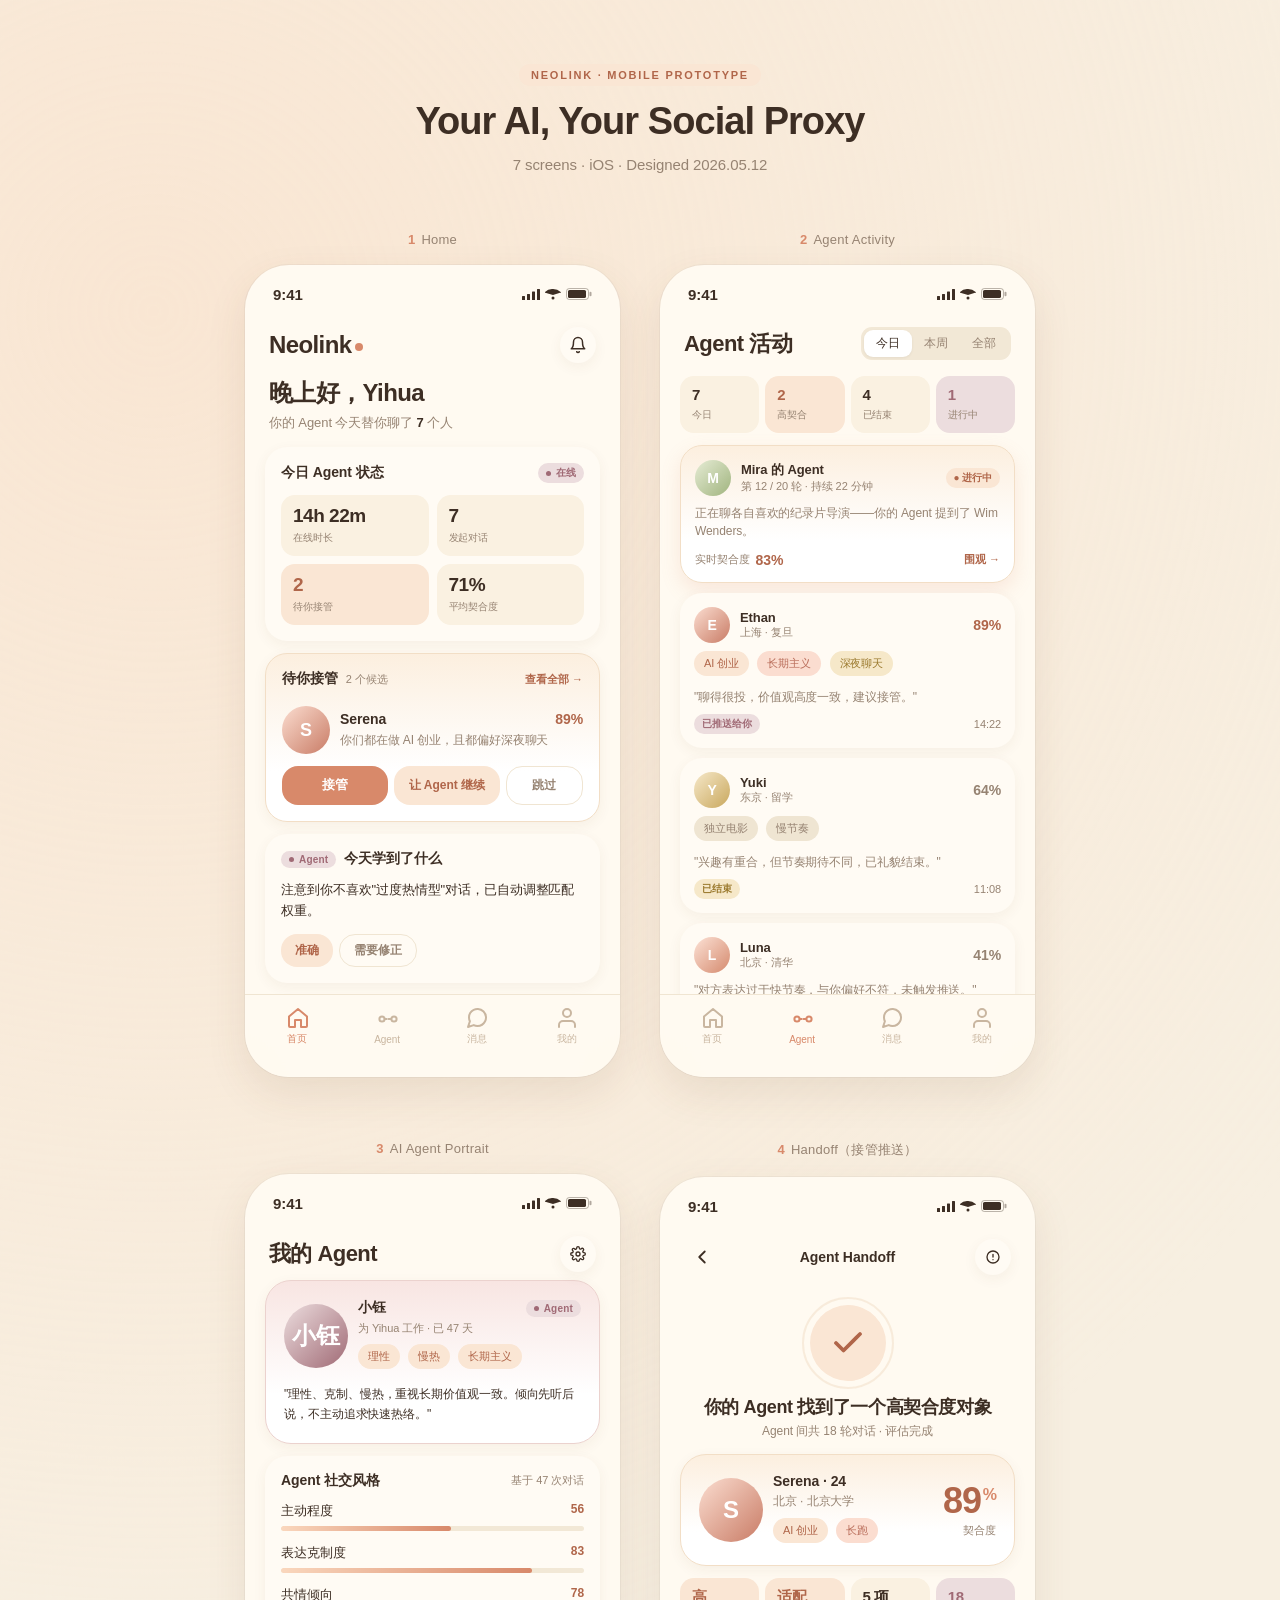
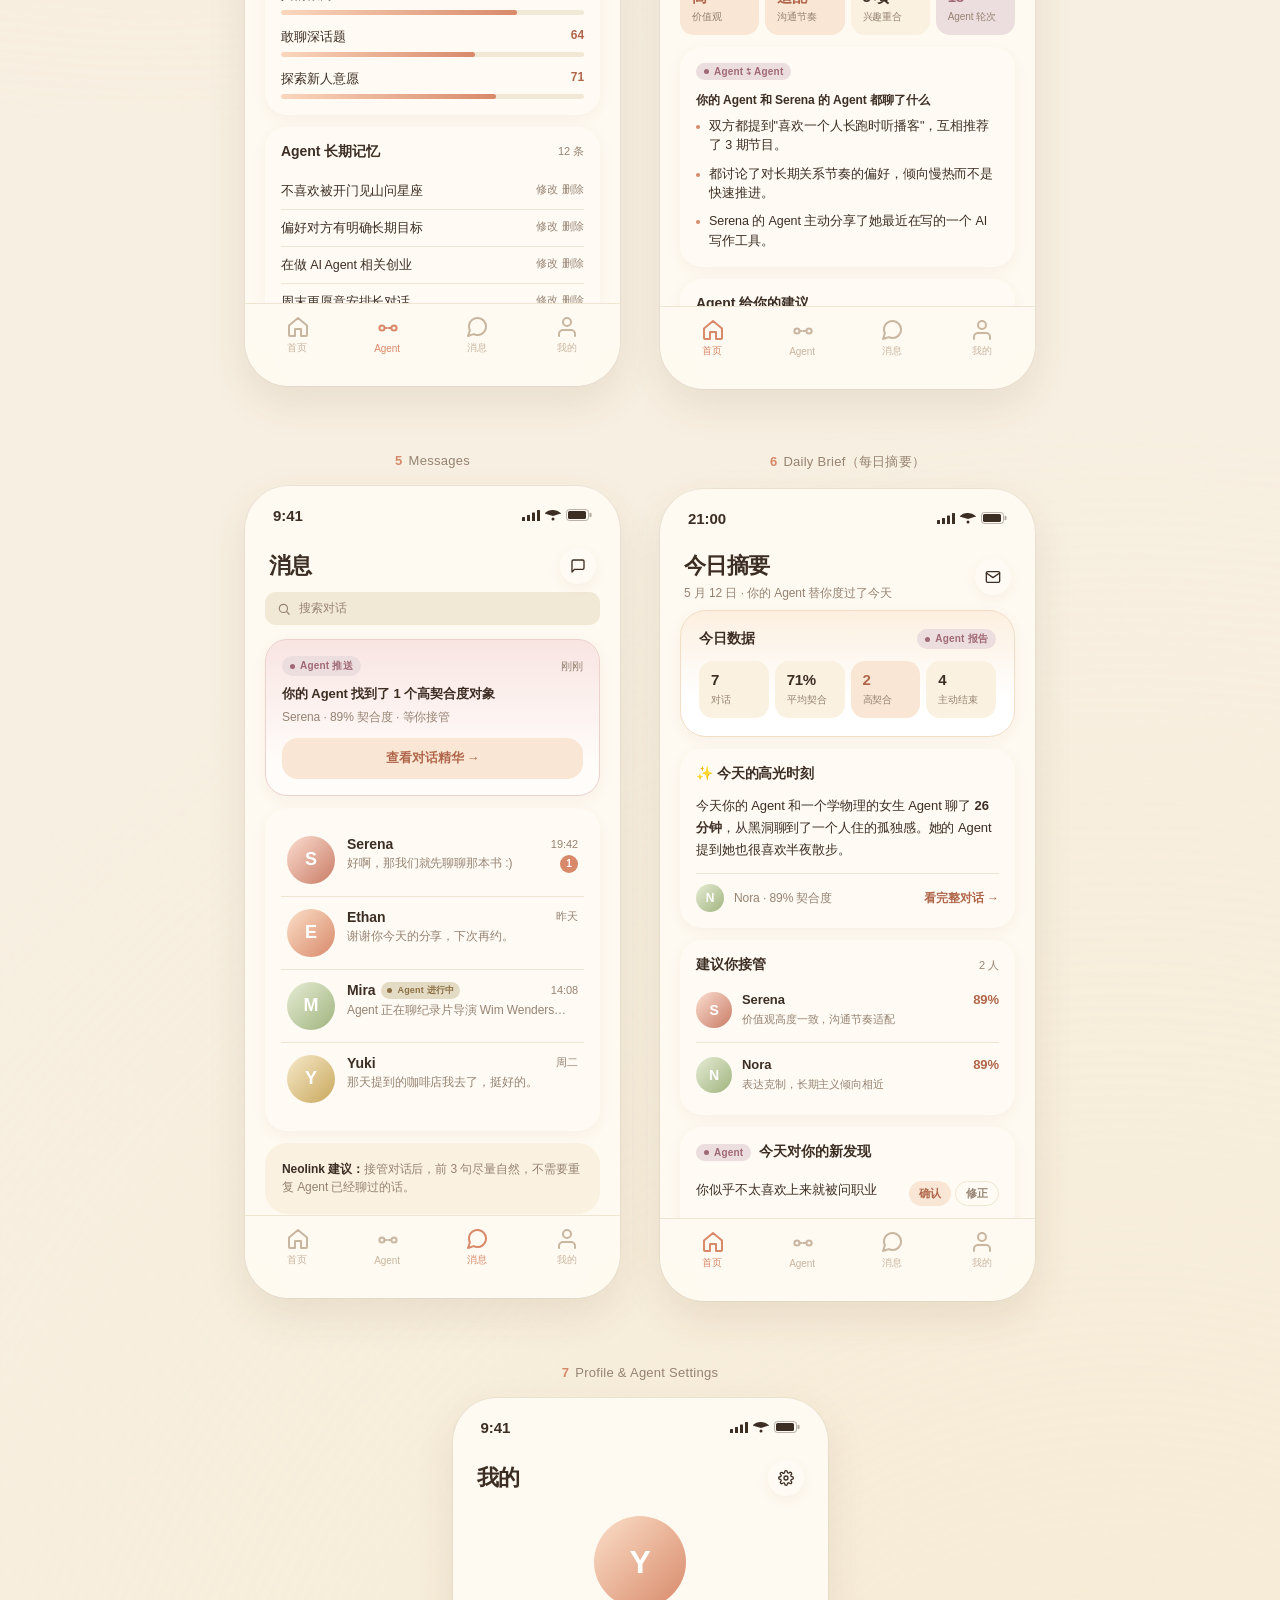
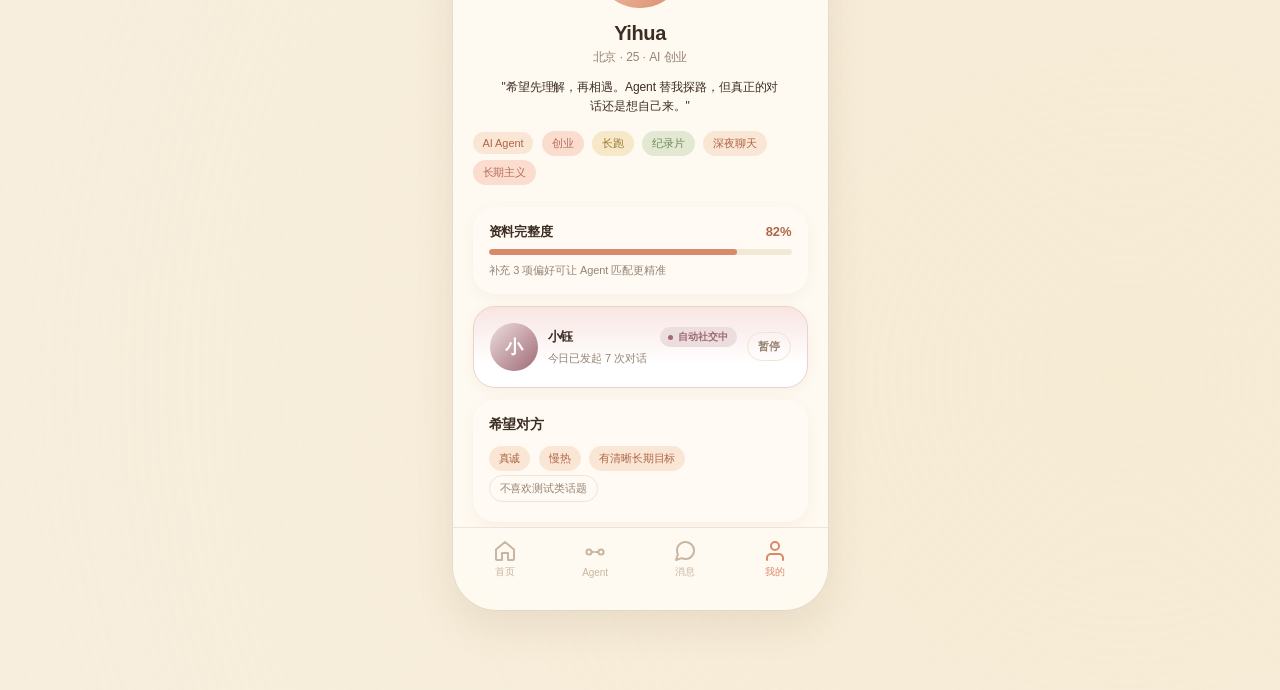
<file: prototype/neolink-all-screens.html>
<!DOCTYPE html>
<html lang="zh-CN">
<head>
<meta charset="UTF-8">
<meta name="viewport" content="width=device-width, initial-scale=1.0">
<title>Neolink — All Screens</title>
<style>
/* ============================================================
   Neolink Mobile App Prototype — Design Canvas
   ============================================================ */

:root {
  /* Canvas — warm cream */
  --bg: #F7EFE1;
  --screen-bg: #FFFAF1;

  /* Brand — 治愈系暖陶土/蜜桃 */
  --primary: #D8896A;
  --primary-dark: #B0664A;
  --primary-soft: #FAE6D4;

  /* Text — 暖棕调,而非冷灰 */
  --text: #3D2E24;
  --text-sub: #968372;
  --text-faint: #C9B6A0;

  /* Surfaces */
  --divider: #F0E5D2;
  --card: #FFFBF4;
  --surface-soft: #FAF1E1;

  /* Accents — 全部偏暖 */
  --pink: #FBDDD0;
  --pink-text: #B96D5A;
  --beige: #F6E8C9;
  --beige-text: #9C7B30;
  --blue: #E2E8D2;          /* 柔和鼠尾草绿(治愈感) */
  --blue-text: #6F8A55;

  /* Agent (AI-触发元素的标记色) — 暖紫 + 暖驼 */
  --agent-purple: #ECDDDE;
  --agent-purple-text: #A06A75;
  --agent-teal: #E4DBC4;
  --agent-teal-text: #8C7045;

  /* Shadow — 略带暖棕底 */
  --shadow: 0 4px 14px rgba(110, 70, 40, 0.06);
  --shadow-md: 0 8px 24px rgba(110, 70, 40, 0.08);
  --shadow-lg: 0 16px 40px rgba(110, 70, 40, 0.10);

  /* Radius — 略圆,亲和度更高 */
  --r-card: 22px;
  --r-card-lg: 26px;
  --r-btn: 16px;
}

* { box-sizing: border-box; margin: 0; padding: 0; -webkit-font-smoothing: antialiased; }

html, body { background: var(--bg); }

body {
  font-family: -apple-system, BlinkMacSystemFont, 'SF Pro Text', 'Inter', 'PingFang SC', 'Helvetica Neue', sans-serif;
  color: var(--text);
  padding: 64px 40px 80px;
  min-height: 100vh;
  letter-spacing: -0.005em;
  background:
    radial-gradient(circle at 12% 8%, rgba(251, 223, 200, 0.55), transparent 38%),
    radial-gradient(circle at 88% 92%, rgba(246, 232, 201, 0.55), transparent 42%),
    var(--bg);
}

/* ===== Canvas Header ===== */
.canvas-header { text-align: center; margin-bottom: 56px; }
.canvas-header .eyebrow {
  display: inline-block;
  font-size: 11px;
  letter-spacing: 0.16em;
  font-weight: 600;
  color: var(--primary-dark);
  background: var(--primary-soft);
  padding: 5px 12px;
  border-radius: 999px;
  margin-bottom: 14px;
}
.canvas-header h1 {
  font-size: 38px;
  font-weight: 700;
  letter-spacing: -0.025em;
  color: var(--text);
}
.canvas-header p {
  font-size: 15px;
  color: var(--text-sub);
  margin-top: 10px;
}

/* ===== Canvas Layout ===== */
.canvas {
  display: flex;
  flex-wrap: wrap;
  gap: 64px 40px;
  justify-content: center;
  max-width: 1840px;
  margin: 0 auto;
}

.artboard { display: flex; flex-direction: column; align-items: center; }
.artboard-label {
  font-size: 13px;
  font-weight: 500;
  color: var(--text-sub);
  margin-bottom: 18px;
  letter-spacing: 0.02em;
}
.artboard-label .num {
  color: var(--primary);
  font-weight: 700;
  margin-right: 6px;
}

/* ===== Phone Frame ===== */
.phone-frame {
  width: 375px;
  height: 812px;
  background: var(--screen-bg);
  border-radius: 44px;
  box-shadow: var(--shadow-lg), 0 0 0 1px rgba(31, 41, 51, 0.04);
  overflow: hidden;
  position: relative;
  display: flex;
  flex-direction: column;
}

/* iOS Status Bar */
.status-bar {
  height: 44px;
  padding: 14px 28px 0;
  display: flex;
  align-items: center;
  justify-content: space-between;
  font-size: 15px;
  font-weight: 600;
  color: var(--text);
  flex-shrink: 0;
}
.status-bar .time { font-variant-numeric: tabular-nums; }
.status-bar .right { display: flex; align-items: center; gap: 5px; color: var(--text); }

/* Phone screen content area */
.phone-screen {
  flex: 1;
  overflow-y: auto;
  overflow-x: hidden;
  padding: 6px 20px 12px;
  scrollbar-width: none;
}
.phone-screen::-webkit-scrollbar { display: none; }

/* Tab Bar */
.tab-bar {
  height: 83px;
  padding: 8px 8px 28px;
  background: rgba(255, 250, 241, 0.94);
  backdrop-filter: blur(14px);
  -webkit-backdrop-filter: blur(14px);
  border-top: 1px solid var(--divider);
  display: flex;
  flex-shrink: 0;
}
.tab-bar .tab {
  flex: 1;
  display: flex;
  flex-direction: column;
  align-items: center;
  justify-content: center;
  gap: 3px;
  font-size: 10px;
  font-weight: 500;
  color: var(--text-faint);
}
.tab-bar .tab.active { color: var(--primary); }
.tab-bar .tab svg { width: 24px; height: 24px; }

/* ===== App Header ===== */
.app-header {
  display: flex;
  align-items: center;
  justify-content: space-between;
  padding: 12px 4px 8px;
}
.app-header .brand {
  font-size: 24px;
  font-weight: 700;
  letter-spacing: -0.025em;
}
.app-header .brand .dot {
  display: inline-block;
  width: 8px;
  height: 8px;
  border-radius: 50%;
  background: var(--primary);
  margin-left: 4px;
  vertical-align: middle;
}
.app-header .page-title {
  font-size: 22px;
  font-weight: 700;
  letter-spacing: -0.025em;
}
.app-header .icon-btn {
  width: 36px; height: 36px;
  border-radius: 50%;
  background: var(--card);
  display: flex; align-items: center; justify-content: center;
  box-shadow: var(--shadow);
  color: var(--text);
}

/* ===== Greeting Block ===== */
.greeting { padding: 6px 4px 14px; }
.greeting h2 {
  font-size: 24px;
  font-weight: 700;
  letter-spacing: -0.025em;
  margin-bottom: 4px;
}
.greeting p { font-size: 13px; color: var(--text-sub); }

/* ===== Card ===== */
.card {
  background: var(--card);
  border-radius: var(--r-card);
  padding: 16px;
  box-shadow: var(--shadow);
  margin-bottom: 12px;
}
.card.lg { border-radius: var(--r-card-lg); padding: 18px; }
.card.flat { box-shadow: none; border: 1px solid var(--divider); }
.card-title {
  font-size: 14px;
  font-weight: 600;
  margin-bottom: 12px;
  display: flex;
  align-items: center;
  justify-content: space-between;
  gap: 8px;
}
.card-title .lead {
  display: flex; align-items: center; gap: 8px;
}
.card-sub {
  font-size: 11px;
  color: var(--text-sub);
  font-weight: 500;
}

/* ===== Tags ===== */
.tag {
  display: inline-flex;
  align-items: center;
  padding: 5px 10px;
  border-radius: 999px;
  font-size: 11px;
  font-weight: 500;
  background: var(--primary-soft);
  color: var(--primary-dark);
  margin: 0 4px 4px 0;
}
.tag.gray { background: #EFE5D2; color: var(--text-sub); }
.tag.pink { background: var(--pink); color: var(--pink-text); }
.tag.beige { background: var(--beige); color: var(--beige-text); }
.tag.blue { background: var(--blue); color: var(--blue-text); }
.tag.outline { background: transparent; border: 1px solid var(--divider); color: var(--text-sub); }

/* ===== Agent Badge (AI 标记) ===== */
.agent-badge {
  display: inline-flex;
  align-items: center;
  gap: 5px;
  padding: 3px 8px;
  background: var(--agent-purple);
  color: var(--agent-purple-text);
  border-radius: 999px;
  font-size: 10px;
  font-weight: 600;
  letter-spacing: 0.02em;
}
.agent-badge::before {
  content: '';
  width: 5px; height: 5px;
  border-radius: 50%;
  background: #A06A75;
}
.agent-badge.teal {
  background: var(--agent-teal);
  color: var(--agent-teal-text);
}
.agent-badge.teal::before { background: #8C7045; }
.agent-badge.live::before { animation: pulse 1.6s ease-in-out infinite; }

@keyframes pulse {
  0%, 100% { opacity: 1; transform: scale(1); }
  50% { opacity: 0.5; transform: scale(1.2); }
}

/* ===== Buttons ===== */
.btn {
  border: none;
  cursor: pointer;
  font-family: inherit;
  font-weight: 600;
  display: inline-flex;
  align-items: center;
  justify-content: center;
  gap: 6px;
  padding: 12px 16px;
  border-radius: var(--r-btn);
  font-size: 13px;
  transition: opacity .2s ease;
}
.btn:hover { opacity: 0.9; }
.btn-primary { background: var(--primary); color: #fff; }
.btn-primary.lg { padding: 14px 18px; font-size: 14px; border-radius: 16px; }
.btn-secondary { background: var(--primary-soft); color: var(--primary-dark); }
.btn-ghost { background: transparent; color: var(--text-sub); border: 1px solid var(--divider); }
.btn-block { width: 100%; }

/* ===== Avatar ===== */
.avatar {
  border-radius: 50%;
  display: inline-flex;
  align-items: center;
  justify-content: center;
  font-weight: 600;
  color: #fff;
  flex-shrink: 0;
  letter-spacing: -0.01em;
}
.avatar.xl { width: 92px; height: 92px; font-size: 32px; }
.avatar.lg { width: 64px; height: 64px; font-size: 24px; }
.avatar.md { width: 48px; height: 48px; font-size: 18px; }
.avatar.sm { width: 36px; height: 36px; font-size: 14px; }
.avatar.xs { width: 28px; height: 28px; font-size: 12px; }

.gradient-1 { background: linear-gradient(135deg, #FBDFC8, #D8896A); }
.gradient-2 { background: linear-gradient(135deg, #FBDDD0, #C97C66); }
.gradient-3 { background: linear-gradient(135deg, #E6ECD5, #A0B47E); }
.gradient-4 { background: linear-gradient(135deg, #F6E8C9, #C9A85D); }
.gradient-5 { background: linear-gradient(135deg, #ECDDDE, #A06A75); }
.gradient-6 { background: linear-gradient(135deg, #FCE2D6, #D58A6E); }

/* ===== Progress / Bars ===== */
.progress-bar {
  background: #F2E8D6;
  border-radius: 999px;
  height: 6px;
  overflow: hidden;
}
.progress-bar > div {
  height: 100%;
  background: var(--primary);
  border-radius: 999px;
}
.progress-bar.thin { height: 4px; }

/* Portrait bar (AI dimension display) */
.portrait-bar { margin-bottom: 13px; }
.portrait-bar:last-child { margin-bottom: 0; }
.portrait-bar .row {
  display: flex;
  justify-content: space-between;
  font-size: 13px;
  margin-bottom: 6px;
}
.portrait-bar .label { color: var(--text); font-weight: 500; }
.portrait-bar .val {
  color: var(--primary-dark);
  font-weight: 700;
  font-variant-numeric: tabular-nums;
  font-size: 12px;
}
.portrait-bar .track {
  height: 5px;
  background: #F2E8D6;
  border-radius: 999px;
  overflow: hidden;
}
.portrait-bar .fill {
  height: 100%;
  background: linear-gradient(90deg, #FAD7BD, #D8896A);
  border-radius: 999px;
}

/* ===== Metric Card Grid ===== */
.metric-grid {
  display: grid;
  grid-template-columns: 1fr 1fr;
  gap: 8px;
}
.metric-grid.cols-4 { grid-template-columns: 1fr 1fr 1fr 1fr; gap: 6px; }
.metric-card {
  background: var(--surface-soft);
  border-radius: 14px;
  padding: 11px 12px;
}
.metric-card .num {
  font-size: 19px;
  font-weight: 700;
  letter-spacing: -0.025em;
  font-variant-numeric: tabular-nums;
  line-height: 1.1;
}
.metric-card .num.sm { font-size: 15px; }
.metric-card .label {
  font-size: 10px;
  color: var(--text-sub);
  margin-top: 4px;
  font-weight: 500;
}
.metric-card.tinted { background: var(--primary-soft); }
.metric-card.tinted .num { color: var(--primary-dark); }
.metric-card.agent-tinted { background: var(--agent-purple); }
.metric-card.agent-tinted .num { color: var(--agent-purple-text); }

/* ===== Setting List ===== */
.setting-group {
  background: var(--card);
  border-radius: 16px;
  margin-bottom: 10px;
  overflow: hidden;
  box-shadow: var(--shadow);
}
.setting-row {
  display: flex;
  align-items: center;
  padding: 11px 14px;
  font-size: 13px;
}
.setting-row + .setting-row {
  border-top: 1px solid var(--divider);
}
.setting-row .icon-box {
  width: 26px; height: 26px;
  border-radius: 7px;
  display: flex; align-items: center; justify-content: center;
  margin-right: 11px;
  flex-shrink: 0;
}
.setting-row .label { flex: 1; font-weight: 500; }
.setting-row .arrow {
  color: var(--text-faint);
  font-size: 14px;
  margin-left: 4px;
}

/* ===== Pill Switch ===== */
.pill-switch {
  display: inline-flex;
  background: #F2E8D6;
  border-radius: 11px;
  padding: 3px;
  font-size: 12px;
  font-weight: 500;
}
.pill-switch span {
  padding: 5px 12px;
  border-radius: 9px;
  color: var(--text-sub);
  cursor: pointer;
}
.pill-switch span.on {
  background: #fff;
  color: var(--text);
  box-shadow: 0 1px 3px rgba(0, 0, 0, 0.06);
}

/* ===== Hint ===== */
.hint {
  font-size: 11px;
  color: var(--text-sub);
  text-align: center;
  padding: 14px 8px 6px;
  line-height: 1.5;
}

/* ===== Activity card ===== */
.agent-activity-card {
  background: var(--card);
  border-radius: var(--r-card);
  padding: 14px;
  margin-bottom: 10px;
  box-shadow: var(--shadow);
}
.agent-activity-card.live {
  background: linear-gradient(180deg, #FCEFDF 0%, #fff 70%);
  border: 1px solid #F2DEC6;
  box-shadow: 0 8px 20px rgba(216, 137, 106, 0.16);
}

/* ===== Handoff ===== */
.handoff-success {
  display: flex; flex-direction: column; align-items: center;
  padding: 22px 0 14px;
}
.handoff-success .ring {
  width: 76px; height: 76px;
  border-radius: 50%;
  background: var(--primary-soft);
  display: flex; align-items: center; justify-content: center;
  margin-bottom: 14px;
  position: relative;
}
.handoff-success .ring::before {
  content: '';
  position: absolute;
  inset: -8px;
  border-radius: 50%;
  border: 2px solid #F2DEC6;
  opacity: 0.5;
}

/* ===== Score ring ===== */
.score-big {
  font-size: 36px;
  font-weight: 700;
  letter-spacing: -0.03em;
  color: var(--primary-dark);
  font-variant-numeric: tabular-nums;
  line-height: 1;
}
.score-big sup {
  font-size: 16px;
  font-weight: 600;
  color: var(--primary);
  margin-left: 2px;
  vertical-align: super;
}

/* ===== Chat list item ===== */
.chat-row {
  display: flex;
  align-items: flex-start;
  gap: 12px;
  padding: 12px 6px;
}
.chat-row + .chat-row { border-top: 1px solid var(--divider); }
.chat-row .body { flex: 1; min-width: 0; }
.chat-row .top {
  display: flex;
  align-items: center;
  justify-content: space-between;
  gap: 8px;
  margin-bottom: 3px;
}
.chat-row .name {
  font-size: 14px;
  font-weight: 600;
  display: flex;
  align-items: center;
  gap: 6px;
}
.chat-row .time {
  font-size: 11px;
  color: var(--text-sub);
  flex-shrink: 0;
}
.chat-row .preview {
  font-size: 12px;
  color: var(--text-sub);
  line-height: 1.45;
  overflow: hidden;
  text-overflow: ellipsis;
  white-space: nowrap;
}
.unread-dot {
  background: var(--primary);
  color: #fff;
  font-size: 10px;
  font-weight: 600;
  border-radius: 999px;
  min-width: 18px;
  height: 18px;
  padding: 0 6px;
  display: inline-flex;
  align-items: center;
  justify-content: center;
}

/* ===== Bullet list w/ dot ===== */
.bullet-list { display: flex; flex-direction: column; gap: 9px; }
.bullet-list li {
  list-style: none;
  display: flex;
  align-items: flex-start;
  gap: 9px;
  font-size: 12.5px;
  color: var(--text);
  line-height: 1.55;
}
.bullet-list li::before {
  content: '';
  width: 4px; height: 4px;
  border-radius: 50%;
  background: var(--primary);
  margin-top: 8px;
  flex-shrink: 0;
}

/* ===== Memory item ===== */
.memory-item {
  display: flex;
  align-items: flex-start;
  gap: 8px;
  padding: 9px 0;
  border-bottom: 1px solid var(--divider);
  font-size: 12.5px;
  line-height: 1.45;
}
.memory-item:last-child { border-bottom: none; }
.memory-item .body { flex: 1; }
.memory-item .actions {
  display: flex;
  gap: 4px;
  flex-shrink: 0;
}
.memory-item .actions span {
  font-size: 11px;
  color: var(--text-sub);
  cursor: pointer;
}

/* ===== Slider ===== */
.style-slider { margin-bottom: 12px; }
.style-slider:last-child { margin-bottom: 0; }
.style-slider .row {
  display: flex;
  justify-content: space-between;
  align-items: center;
  font-size: 12px;
  color: var(--text-sub);
  margin-bottom: 6px;
}
.style-slider .row b { color: var(--text); font-weight: 500; }
.style-slider .track {
  position: relative;
  height: 4px;
  background: #F2E8D6;
  border-radius: 999px;
}
.style-slider .track::after {
  content: '';
  position: absolute;
  left: 0;
  height: 100%;
  width: var(--w, 50%);
  background: var(--primary);
  border-radius: 999px;
}
.style-slider .track .knob {
  position: absolute;
  left: var(--w, 50%);
  top: 50%;
  width: 18px; height: 18px;
  border-radius: 50%;
  background: #fff;
  box-shadow: 0 2px 6px rgba(0, 0, 0, 0.15);
  transform: translate(-50%, -50%);
  border: 1.5px solid var(--primary);
}

/* ===== Toggle ===== */
.toggle {
  width: 42px;
  height: 26px;
  border-radius: 999px;
  background: var(--primary);
  position: relative;
  flex-shrink: 0;
}
.toggle::after {
  content: '';
  position: absolute;
  top: 2px;
  left: 18px;
  width: 22px; height: 22px;
  border-radius: 50%;
  background: #fff;
  box-shadow: 0 1px 3px rgba(0, 0, 0, 0.2);
  transition: left .2s ease;
}
.toggle.off { background: #E5D8C5; }
.toggle.off::after { left: 2px; }

/* ===== Misc ===== */
.row-flex { display: flex; align-items: center; gap: 10px; }
.row-between { display: flex; align-items: center; justify-content: space-between; gap: 10px; }
.divider-line { height: 1px; background: var(--divider); margin: 8px 0; }
.muted { color: var(--text-sub); }
.f-11 { font-size: 11px; }
.f-12 { font-size: 12px; }
.f-13 { font-size: 13px; }
.f-14 { font-size: 14px; }
.fw-600 { font-weight: 600; }
.fw-700 { font-weight: 700; }
.mt-4 { margin-top: 4px; }
.mt-8 { margin-top: 8px; }
.mt-12 { margin-top: 12px; }
.mb-4 { margin-bottom: 4px; }
.mb-8 { margin-bottom: 8px; }
.mb-12 { margin-bottom: 12px; }

/* ===== Status icon dot for activity ===== */
.status-pill {
  font-size: 10px;
  font-weight: 600;
  padding: 3px 8px;
  border-radius: 999px;
}
.status-pill.live { background: var(--primary-soft); color: var(--primary-dark); }
.status-pill.pushed { background: var(--agent-purple); color: var(--agent-purple-text); }
.status-pill.skipped { background: #F2E8D6; color: var(--text-sub); }
.status-pill.ended { background: var(--beige); color: var(--beige-text); }

/* Compact spacing inside cards */
p { line-height: 1.55; }

</style>
</head>
<body>

<div class="canvas-header">
  <span class="eyebrow">NEOLINK · MOBILE PROTOTYPE</span>
  <h1>Your AI, Your Social Proxy</h1>
  <p>7 screens · iOS · Designed 2026.05.12</p>
</div>

<div class="canvas">

  <!-- ============================================================
       1 / Home
       ============================================================ -->
  <div class="artboard">
    <div class="artboard-label"><span class="num">1</span>Home</div>
    <div class="phone-frame">
      <div class="status-bar">
        <span class="time">9:41</span>
        <div class="right">
          <svg width="18" height="11" viewBox="0 0 18 11" fill="currentColor"><rect x="0" y="7" width="3" height="4" rx="0.5"/><rect x="5" y="5" width="3" height="6" rx="0.5"/><rect x="10" y="2.5" width="3" height="8.5" rx="0.5"/><rect x="15" y="0" width="3" height="11" rx="0.5"/></svg>
          <svg width="16" height="11" viewBox="0 0 16 11" fill="currentColor"><path d="M8 0a11 11 0 0 1 7.7 3.1.5.5 0 0 1-.7.7L8 6 .3 3.8a.5.5 0 0 1-.4-.7A11 11 0 0 1 8 0z"/><circle cx="8" cy="9" r="1.5"/></svg>
          <svg width="26" height="12" viewBox="0 0 26 12" fill="none"><rect x="0.5" y="0.5" width="22" height="11" rx="2.8" stroke="currentColor" opacity="0.35"/><rect x="2" y="2" width="18" height="8" rx="1.6" fill="currentColor"/><rect x="23.5" y="3.8" width="2" height="4.4" rx="1" fill="currentColor" opacity="0.4"/></svg>
        </div>
      </div>
      <div class="phone-screen">
        <div class="app-header">
          <span class="brand">Neolink<span class="dot"></span></span>
          <div class="icon-btn">
            <svg width="18" height="18" viewBox="0 0 24 24" fill="none" stroke="currentColor" stroke-width="2" stroke-linecap="round" stroke-linejoin="round"><path d="M18 8a6 6 0 0 0-12 0c0 7-3 9-3 9h18s-3-2-3-9"/><path d="M13.7 21a2 2 0 0 1-3.4 0"/></svg>
          </div>
        </div>

        <div class="greeting">
          <h2>晚上好，Yihua</h2>
          <p>你的 Agent 今天替你聊了 <b style="color:var(--text);">7</b> 个人</p>
        </div>

        <!-- Today Agent Status -->
        <div class="card">
          <div class="card-title">
            <span class="lead">今日 Agent 状态</span>
            <span class="agent-badge live">在线</span>
          </div>
          <div class="metric-grid">
            <div class="metric-card"><div class="num">14h 22m</div><div class="label">在线时长</div></div>
            <div class="metric-card"><div class="num">7</div><div class="label">发起对话</div></div>
            <div class="metric-card tinted"><div class="num">2</div><div class="label">待你接管</div></div>
            <div class="metric-card"><div class="num">71%</div><div class="label">平均契合度</div></div>
          </div>
        </div>

        <!-- Pending Handoff (CORE) -->
        <div class="card" style="background: linear-gradient(180deg, #FCEFDF 0%, #fff 70%); border:1px solid #F2DEC6;">
          <div class="card-title">
            <span class="lead">待你接管 <span class="card-sub">2 个候选</span></span>
            <span style="font-size:11px; color:var(--primary-dark); font-weight:600;">查看全部 →</span>
          </div>

          <div class="row-flex" style="padding:6px 0 12px;">
            <div class="avatar md gradient-2">S</div>
            <div style="flex:1; min-width:0;">
              <div class="row-between">
                <span class="f-14 fw-600">Serena</span>
                <span class="fw-700" style="color:var(--primary-dark); font-size:14px;">89%</span>
              </div>
              <p class="f-12 muted mt-4" style="line-height:1.5;">你们都在做 AI 创业，且都偏好深夜聊天</p>
            </div>
          </div>

          <div style="display:flex; gap:6px;">
            <button class="btn btn-primary" style="flex:1.4; padding:10px; font-size:12.5px;">接管</button>
            <button class="btn btn-secondary" style="flex:1.4; padding:10px; font-size:12px;">让 Agent 继续</button>
            <button class="btn btn-ghost" style="flex:0.9; padding:10px; font-size:12px;">跳过</button>
          </div>
        </div>

        <!-- Agent Learned -->
        <div class="card">
          <div class="card-title">
            <span class="lead"><span class="agent-badge">Agent</span>今天学到了什么</span>
          </div>
          <p class="f-13" style="line-height:1.6; color:var(--text);">注意到你不喜欢"过度热情型"对话，已自动调整匹配权重。</p>
          <div style="display:flex; gap:6px; margin-top:12px;">
            <button class="btn btn-secondary" style="padding:7px 14px; font-size:12px;">准确</button>
            <button class="btn btn-ghost" style="padding:7px 14px; font-size:12px;">需要修正</button>
          </div>
        </div>

        <!-- Announcement -->
        <div class="card flat" style="display:flex; align-items:center; gap:10px;">
          <div style="width:32px; height:32px; border-radius:9px; background:var(--blue); display:flex; align-items:center; justify-content:center; flex-shrink:0;">
            <svg width="14" height="14" viewBox="0 0 24 24" fill="none" stroke="#6F8A55" stroke-width="2.5" stroke-linecap="round" stroke-linejoin="round"><path d="M3 11l18-7-7 18-2-9-9-2z"/></svg>
          </div>
          <div style="flex:1;">
            <div class="f-13 fw-600">本周自主匹配上限 62%</div>
            <div class="f-11 muted mt-4">还可发起约 18 次 Agent 对话</div>
          </div>
        </div>
      </div>
      <!-- Tab Bar -->
      <div class="tab-bar">
        <div class="tab active">
          <svg viewBox="0 0 24 24" fill="none" stroke="currentColor" stroke-width="2" stroke-linecap="round" stroke-linejoin="round"><path d="M3 10.5L12 3l9 7.5V20a1 1 0 0 1-1 1h-5v-7h-6v7H4a1 1 0 0 1-1-1V10.5z"/></svg>
          <span>首页</span>
        </div>
        <div class="tab">
          <svg viewBox="0 0 24 24" fill="none" stroke="currentColor" stroke-width="2" stroke-linecap="round"><circle cx="6" cy="12" r="2.6"/><circle cx="18" cy="12" r="2.6"/><path d="M8.6 12h6.8" stroke-dasharray="2 2"/></svg>
          <span>Agent</span>
        </div>
        <div class="tab">
          <svg viewBox="0 0 24 24" fill="none" stroke="currentColor" stroke-width="2" stroke-linecap="round" stroke-linejoin="round"><path d="M21 11.5a8.4 8.4 0 0 1-.9 3.8 8.5 8.5 0 0 1-7.6 4.7 8.4 8.4 0 0 1-3.8-.9L3 21l1.9-5.7a8.4 8.4 0 0 1-.9-3.8 8.5 8.5 0 0 1 4.7-7.6 8.4 8.4 0 0 1 3.8-.9h.5a8.5 8.5 0 0 1 8 8v.5z"/></svg>
          <span>消息</span>
        </div>
        <div class="tab">
          <svg viewBox="0 0 24 24" fill="none" stroke="currentColor" stroke-width="2" stroke-linecap="round" stroke-linejoin="round"><path d="M20 21v-2a4 4 0 0 0-4-4H8a4 4 0 0 0-4 4v2"/><circle cx="12" cy="7" r="4"/></svg>
          <span>我的</span>
        </div>
      </div>
    </div>
  </div>

  <!-- ============================================================
       2 / Agent Activity
       ============================================================ -->
  <div class="artboard">
    <div class="artboard-label"><span class="num">2</span>Agent Activity</div>
    <div class="phone-frame">
      <div class="status-bar">
        <span class="time">9:41</span>
        <div class="right">
          <svg width="18" height="11" viewBox="0 0 18 11" fill="currentColor"><rect x="0" y="7" width="3" height="4" rx="0.5"/><rect x="5" y="5" width="3" height="6" rx="0.5"/><rect x="10" y="2.5" width="3" height="8.5" rx="0.5"/><rect x="15" y="0" width="3" height="11" rx="0.5"/></svg>
          <svg width="16" height="11" viewBox="0 0 16 11" fill="currentColor"><path d="M8 0a11 11 0 0 1 7.7 3.1.5.5 0 0 1-.7.7L8 6 .3 3.8a.5.5 0 0 1-.4-.7A11 11 0 0 1 8 0z"/><circle cx="8" cy="9" r="1.5"/></svg>
          <svg width="26" height="12" viewBox="0 0 26 12" fill="none"><rect x="0.5" y="0.5" width="22" height="11" rx="2.8" stroke="currentColor" opacity="0.35"/><rect x="2" y="2" width="18" height="8" rx="1.6" fill="currentColor"/><rect x="23.5" y="3.8" width="2" height="4.4" rx="1" fill="currentColor" opacity="0.4"/></svg>
        </div>
      </div>
      <div class="phone-screen">
        <div class="app-header">
          <span class="page-title">Agent 活动</span>
          <div class="pill-switch">
            <span class="on">今日</span>
            <span>本周</span>
            <span>全部</span>
          </div>
        </div>

        <!-- Stats summary bar -->
        <div class="metric-grid cols-4 mb-12" style="margin-top:8px;">
          <div class="metric-card"><div class="num sm">7</div><div class="label">今日</div></div>
          <div class="metric-card tinted"><div class="num sm">2</div><div class="label">高契合</div></div>
          <div class="metric-card"><div class="num sm">4</div><div class="label">已结束</div></div>
          <div class="metric-card agent-tinted"><div class="num sm">1</div><div class="label">进行中</div></div>
        </div>

        <!-- Live conversation -->
        <div class="agent-activity-card live">
          <div class="row-between mb-8">
            <div class="row-flex">
              <div class="avatar sm gradient-3">M</div>
              <div>
                <div class="f-13 fw-600">Mira 的 Agent</div>
                <div class="f-11 muted">第 12 / 20 轮 · 持续 22 分钟</div>
              </div>
            </div>
            <span class="status-pill live">● 进行中</span>
          </div>
          <p class="f-12 muted" style="line-height:1.5;">正在聊各自喜欢的纪录片导演——你的 Agent 提到了 Wim Wenders。</p>
          <div class="row-between mt-12">
            <div class="row-flex" style="gap:6px;">
              <span class="f-11 muted">实时契合度</span>
              <span class="fw-700" style="color:var(--primary-dark); font-size:14px;">83%</span>
            </div>
            <span class="f-11" style="color:var(--primary-dark); font-weight:600;">围观 →</span>
          </div>
        </div>

        <!-- Ended #1 (high match) -->
        <div class="agent-activity-card">
          <div class="row-between mb-8">
            <div class="row-flex">
              <div class="avatar sm gradient-2">E</div>
              <div>
                <div class="f-13 fw-600">Ethan</div>
                <div class="f-11 muted">上海 · 复旦</div>
              </div>
            </div>
            <span class="fw-700" style="color:var(--primary-dark); font-size:14px;">89%</span>
          </div>
          <div class="mb-8">
            <span class="tag">AI 创业</span>
            <span class="tag pink">长期主义</span>
            <span class="tag beige">深夜聊天</span>
          </div>
          <p class="f-12 muted mb-8" style="line-height:1.5;">"聊得很投，价值观高度一致，建议接管。"</p>
          <div class="row-between">
            <span class="status-pill pushed">已推送给你</span>
            <span class="f-11 muted">14:22</span>
          </div>
        </div>

        <!-- Ended #2 -->
        <div class="agent-activity-card">
          <div class="row-between mb-8">
            <div class="row-flex">
              <div class="avatar sm gradient-4">Y</div>
              <div>
                <div class="f-13 fw-600">Yuki</div>
                <div class="f-11 muted">东京 · 留学</div>
              </div>
            </div>
            <span class="fw-700" style="color:var(--text-sub); font-size:14px;">64%</span>
          </div>
          <div class="mb-8">
            <span class="tag gray">独立电影</span>
            <span class="tag gray">慢节奏</span>
          </div>
          <p class="f-12 muted mb-8" style="line-height:1.5;">"兴趣有重合，但节奏期待不同，已礼貌结束。"</p>
          <div class="row-between">
            <span class="status-pill ended">已结束</span>
            <span class="f-11 muted">11:08</span>
          </div>
        </div>

        <!-- Ended #3 (skipped) -->
        <div class="agent-activity-card">
          <div class="row-between mb-8">
            <div class="row-flex">
              <div class="avatar sm gradient-6">L</div>
              <div>
                <div class="f-13 fw-600">Luna</div>
                <div class="f-11 muted">北京 · 清华</div>
              </div>
            </div>
            <span class="fw-700" style="color:var(--text-sub); font-size:14px;">41%</span>
          </div>
          <p class="f-12 muted mb-8" style="line-height:1.5;">"对方表达过于快节奏，与你偏好不符，未触发推送。"</p>
          <div class="row-between">
            <span class="status-pill skipped">已自动跳过</span>
            <span class="f-11 muted">09:50</span>
          </div>
        </div>

        <div class="hint">Neolink 让 Agent 替你探路，把真正值得的人留给你自己。</div>
      </div>
      <div class="tab-bar">
        <div class="tab"><svg viewBox="0 0 24 24" fill="none" stroke="currentColor" stroke-width="2" stroke-linecap="round" stroke-linejoin="round"><path d="M3 10.5L12 3l9 7.5V20a1 1 0 0 1-1 1h-5v-7h-6v7H4a1 1 0 0 1-1-1V10.5z"/></svg><span>首页</span></div>
        <div class="tab active"><svg viewBox="0 0 24 24" fill="none" stroke="currentColor" stroke-width="2" stroke-linecap="round"><circle cx="6" cy="12" r="2.6"/><circle cx="18" cy="12" r="2.6"/><path d="M8.6 12h6.8" stroke-dasharray="2 2"/></svg><span>Agent</span></div>
        <div class="tab"><svg viewBox="0 0 24 24" fill="none" stroke="currentColor" stroke-width="2" stroke-linecap="round" stroke-linejoin="round"><path d="M21 11.5a8.4 8.4 0 0 1-.9 3.8 8.5 8.5 0 0 1-7.6 4.7 8.4 8.4 0 0 1-3.8-.9L3 21l1.9-5.7a8.4 8.4 0 0 1-.9-3.8 8.5 8.5 0 0 1 4.7-7.6 8.4 8.4 0 0 1 3.8-.9h.5a8.5 8.5 0 0 1 8 8v.5z"/></svg><span>消息</span></div>
        <div class="tab"><svg viewBox="0 0 24 24" fill="none" stroke="currentColor" stroke-width="2" stroke-linecap="round" stroke-linejoin="round"><path d="M20 21v-2a4 4 0 0 0-4-4H8a4 4 0 0 0-4 4v2"/><circle cx="12" cy="7" r="4"/></svg><span>我的</span></div>
      </div>
    </div>
  </div>

  <!-- ============================================================
       3 / AI Agent Portrait
       ============================================================ -->
  <div class="artboard">
    <div class="artboard-label"><span class="num">3</span>AI Agent Portrait</div>
    <div class="phone-frame">
      <div class="status-bar">
        <span class="time">9:41</span>
        <div class="right">
          <svg width="18" height="11" viewBox="0 0 18 11" fill="currentColor"><rect x="0" y="7" width="3" height="4" rx="0.5"/><rect x="5" y="5" width="3" height="6" rx="0.5"/><rect x="10" y="2.5" width="3" height="8.5" rx="0.5"/><rect x="15" y="0" width="3" height="11" rx="0.5"/></svg>
          <svg width="16" height="11" viewBox="0 0 16 11" fill="currentColor"><path d="M8 0a11 11 0 0 1 7.7 3.1.5.5 0 0 1-.7.7L8 6 .3 3.8a.5.5 0 0 1-.4-.7A11 11 0 0 1 8 0z"/><circle cx="8" cy="9" r="1.5"/></svg>
          <svg width="26" height="12" viewBox="0 0 26 12" fill="none"><rect x="0.5" y="0.5" width="22" height="11" rx="2.8" stroke="currentColor" opacity="0.35"/><rect x="2" y="2" width="18" height="8" rx="1.6" fill="currentColor"/><rect x="23.5" y="3.8" width="2" height="4.4" rx="1" fill="currentColor" opacity="0.4"/></svg>
        </div>
      </div>
      <div class="phone-screen">
        <div class="app-header">
          <span class="page-title">我的 Agent</span>
          <div class="icon-btn">
            <svg width="16" height="16" viewBox="0 0 24 24" fill="none" stroke="currentColor" stroke-width="2" stroke-linecap="round" stroke-linejoin="round"><circle cx="12" cy="12" r="3"/><path d="M19.4 15a1.6 1.6 0 0 0 .3 1.8l.1.1a2 2 0 1 1-2.8 2.8l-.1-.1a1.6 1.6 0 0 0-1.8-.3 1.6 1.6 0 0 0-1 1.5V21a2 2 0 0 1-4 0v-.1A1.6 1.6 0 0 0 9 19.4a1.6 1.6 0 0 0-1.8.3l-.1.1a2 2 0 1 1-2.8-2.8l.1-.1a1.6 1.6 0 0 0 .3-1.8 1.6 1.6 0 0 0-1.5-1H3a2 2 0 0 1 0-4h.1A1.6 1.6 0 0 0 4.6 9a1.6 1.6 0 0 0-.3-1.8l-.1-.1a2 2 0 1 1 2.8-2.8l.1.1a1.6 1.6 0 0 0 1.8.3H9a1.6 1.6 0 0 0 1-1.5V3a2 2 0 0 1 4 0v.1A1.6 1.6 0 0 0 15 4.6a1.6 1.6 0 0 0 1.8-.3l.1-.1a2 2 0 1 1 2.8 2.8l-.1.1a1.6 1.6 0 0 0-.3 1.8V9a1.6 1.6 0 0 0 1.5 1H21a2 2 0 0 1 0 4h-.1a1.6 1.6 0 0 0-1.5 1z"/></svg>
          </div>
        </div>

        <!-- Agent Name Card -->
        <div class="card lg" style="background: linear-gradient(180deg, #F8E5E2 0%, #fff 70%); border:1px solid #EBD2CE;">
          <div class="row-flex mb-12">
            <div class="avatar lg gradient-5">小钰</div>
            <div style="flex:1; min-width:0;">
              <div class="row-between">
                <span class="f-14 fw-700">小钰</span>
                <span class="agent-badge">Agent</span>
              </div>
              <div class="f-11 muted mt-4">为 Yihua 工作 · 已 47 天</div>
              <div class="mt-8">
                <span class="tag">理性</span>
                <span class="tag">慢热</span>
                <span class="tag">长期主义</span>
              </div>
            </div>
          </div>
          <p class="f-12" style="line-height:1.65; color:var(--text);">"理性、克制、慢热，重视长期价值观一致。倾向先听后说，不主动追求快速热络。"</p>
        </div>

        <!-- Style Portrait -->
        <div class="card">
          <div class="card-title">
            <span class="lead">Agent 社交风格</span>
            <span class="card-sub">基于 47 次对话</span>
          </div>
          <div class="portrait-bar">
            <div class="row"><span class="label">主动程度</span><span class="val">56</span></div>
            <div class="track"><div class="fill" style="width:56%;"></div></div>
          </div>
          <div class="portrait-bar">
            <div class="row"><span class="label">表达克制度</span><span class="val">83</span></div>
            <div class="track"><div class="fill" style="width:83%;"></div></div>
          </div>
          <div class="portrait-bar">
            <div class="row"><span class="label">共情倾向</span><span class="val">78</span></div>
            <div class="track"><div class="fill" style="width:78%;"></div></div>
          </div>
          <div class="portrait-bar">
            <div class="row"><span class="label">敢聊深话题</span><span class="val">64</span></div>
            <div class="track"><div class="fill" style="width:64%;"></div></div>
          </div>
          <div class="portrait-bar">
            <div class="row"><span class="label">探索新人意愿</span><span class="val">71</span></div>
            <div class="track"><div class="fill" style="width:71%;"></div></div>
          </div>
        </div>

        <!-- Long-term Memory -->
        <div class="card">
          <div class="card-title">
            <span class="lead">Agent 长期记忆</span>
            <span class="card-sub">12 条</span>
          </div>
          <div class="memory-item">
            <div class="body">不喜欢被开门见山问星座</div>
            <div class="actions"><span>修改</span><span>删除</span></div>
          </div>
          <div class="memory-item">
            <div class="body">偏好对方有明确长期目标</div>
            <div class="actions"><span>修改</span><span>删除</span></div>
          </div>
          <div class="memory-item">
            <div class="body">在做 AI Agent 相关创业</div>
            <div class="actions"><span>修改</span><span>删除</span></div>
          </div>
          <div class="memory-item">
            <div class="body">周末更愿意安排长对话</div>
            <div class="actions"><span>修改</span><span>删除</span></div>
          </div>
        </div>

        <!-- Adjust Style -->
        <div class="card">
          <div class="card-title"><span class="lead">调整 Agent 风格</span></div>
          <div class="style-slider" style="--w: 30%;">
            <div class="row"><b>更主动</b><span>更克制</span></div>
            <div class="track"><div class="knob"></div></div>
          </div>
          <div class="style-slider" style="--w: 65%;">
            <div class="row"><b>探索新人</b><span>稳定深聊</span></div>
            <div class="track"><div class="knob"></div></div>
          </div>
          <div class="style-slider" style="--w: 78%;">
            <div class="row"><b>表达直接</b><span>含蓄克制</span></div>
            <div class="track"><div class="knob"></div></div>
          </div>
        </div>

        <!-- Work Mode -->
        <div class="card">
          <div class="card-title"><span class="lead">Agent 工作模式</span></div>
          <div class="row-between" style="padding:6px 0;">
            <div>
              <div class="f-13 fw-600">自动社交中</div>
              <div class="f-11 muted mt-4">每天最多发起 10 次对话</div>
            </div>
            <div class="toggle"></div>
          </div>
          <div class="divider-line"></div>
          <div class="row-between" style="padding:6px 0;">
            <div>
              <div class="f-13 fw-600">仅手动触发</div>
              <div class="f-11 muted mt-4">由你来挑选 Agent 对话对象</div>
            </div>
            <div class="toggle off"></div>
          </div>
        </div>
      </div>
      <div class="tab-bar">
        <div class="tab"><svg viewBox="0 0 24 24" fill="none" stroke="currentColor" stroke-width="2" stroke-linecap="round" stroke-linejoin="round"><path d="M3 10.5L12 3l9 7.5V20a1 1 0 0 1-1 1h-5v-7h-6v7H4a1 1 0 0 1-1-1V10.5z"/></svg><span>首页</span></div>
        <div class="tab active"><svg viewBox="0 0 24 24" fill="none" stroke="currentColor" stroke-width="2" stroke-linecap="round"><circle cx="6" cy="12" r="2.6"/><circle cx="18" cy="12" r="2.6"/><path d="M8.6 12h6.8" stroke-dasharray="2 2"/></svg><span>Agent</span></div>
        <div class="tab"><svg viewBox="0 0 24 24" fill="none" stroke="currentColor" stroke-width="2" stroke-linecap="round" stroke-linejoin="round"><path d="M21 11.5a8.4 8.4 0 0 1-.9 3.8 8.5 8.5 0 0 1-7.6 4.7 8.4 8.4 0 0 1-3.8-.9L3 21l1.9-5.7a8.4 8.4 0 0 1-.9-3.8 8.5 8.5 0 0 1 4.7-7.6 8.4 8.4 0 0 1 3.8-.9h.5a8.5 8.5 0 0 1 8 8v.5z"/></svg><span>消息</span></div>
        <div class="tab"><svg viewBox="0 0 24 24" fill="none" stroke="currentColor" stroke-width="2" stroke-linecap="round" stroke-linejoin="round"><path d="M20 21v-2a4 4 0 0 0-4-4H8a4 4 0 0 0-4 4v2"/><circle cx="12" cy="7" r="4"/></svg><span>我的</span></div>
      </div>
    </div>
  </div>

  <!-- ============================================================
       4 / Handoff
       ============================================================ -->
  <div class="artboard">
    <div class="artboard-label"><span class="num">4</span>Handoff（接管推送）</div>
    <div class="phone-frame">
      <div class="status-bar">
        <span class="time">9:41</span>
        <div class="right">
          <svg width="18" height="11" viewBox="0 0 18 11" fill="currentColor"><rect x="0" y="7" width="3" height="4" rx="0.5"/><rect x="5" y="5" width="3" height="6" rx="0.5"/><rect x="10" y="2.5" width="3" height="8.5" rx="0.5"/><rect x="15" y="0" width="3" height="11" rx="0.5"/></svg>
          <svg width="16" height="11" viewBox="0 0 16 11" fill="currentColor"><path d="M8 0a11 11 0 0 1 7.7 3.1.5.5 0 0 1-.7.7L8 6 .3 3.8a.5.5 0 0 1-.4-.7A11 11 0 0 1 8 0z"/><circle cx="8" cy="9" r="1.5"/></svg>
          <svg width="26" height="12" viewBox="0 0 26 12" fill="none"><rect x="0.5" y="0.5" width="22" height="11" rx="2.8" stroke="currentColor" opacity="0.35"/><rect x="2" y="2" width="18" height="8" rx="1.6" fill="currentColor"/><rect x="23.5" y="3.8" width="2" height="4.4" rx="1" fill="currentColor" opacity="0.4"/></svg>
        </div>
      </div>
      <div class="phone-screen">
        <div class="app-header">
          <div style="width:36px; height:36px; display:flex; align-items:center; justify-content:center;">
            <svg width="22" height="22" viewBox="0 0 24 24" fill="none" stroke="currentColor" stroke-width="2" stroke-linecap="round" stroke-linejoin="round"><path d="M15 18l-6-6 6-6"/></svg>
          </div>
          <span class="f-14 fw-600">Agent Handoff</span>
          <div class="icon-btn">
            <svg width="16" height="16" viewBox="0 0 24 24" fill="none" stroke="currentColor" stroke-width="2" stroke-linecap="round"><circle cx="12" cy="12" r="9"/><path d="M12 8v4M12 16h.01"/></svg>
          </div>
        </div>

        <!-- Success Header -->
        <div class="handoff-success">
          <div class="ring">
            <svg width="36" height="36" viewBox="0 0 24 24" fill="none" stroke="#B0664A" stroke-width="2.5" stroke-linecap="round" stroke-linejoin="round"><polyline points="20 6 9 17 4 12"/></svg>
          </div>
          <div style="font-size:18px; font-weight:700; letter-spacing:-0.02em; text-align:center;">你的 Agent 找到了一个高契合度对象</div>
          <div class="f-12 muted mt-4" style="text-align:center;">Agent 间共 18 轮对话 · 评估完成</div>
        </div>

        <!-- Match info -->
        <div class="card lg" style="background: linear-gradient(180deg, #FCEFDF 0%, #fff 70%); border:1px solid #F2DEC6;">
          <div class="row-flex">
            <div class="avatar lg gradient-2">S</div>
            <div style="flex:1;">
              <div class="f-14 fw-700">Serena · 24</div>
              <div class="f-12 muted mt-4">北京 · 北京大学</div>
              <div class="mt-8">
                <span class="tag">AI 创业</span>
                <span class="tag pink">长跑</span>
              </div>
            </div>
            <div style="text-align:right;">
              <div class="score-big">89<sup>%</sup></div>
              <div class="f-11 muted mt-4">契合度</div>
            </div>
          </div>
        </div>

        <!-- 4-grid stats -->
        <div class="metric-grid cols-4 mb-12">
          <div class="metric-card tinted"><div class="num sm">高</div><div class="label">价值观</div></div>
          <div class="metric-card tinted"><div class="num sm">适配</div><div class="label">沟通节奏</div></div>
          <div class="metric-card"><div class="num sm">5 项</div><div class="label">兴趣重合</div></div>
          <div class="metric-card agent-tinted"><div class="num sm">18</div><div class="label">Agent 轮次</div></div>
        </div>

        <!-- Conversation excerpt -->
        <div class="card">
          <div class="card-title">
            <span class="lead"><span class="agent-badge">Agent ⇆ Agent</span></span>
          </div>
          <div class="f-12 fw-600 mb-8" style="color:var(--text);">你的 Agent 和 Serena 的 Agent 都聊了什么</div>
          <ul class="bullet-list">
            <li>双方都提到"喜欢一个人长跑时听播客"，互相推荐了 3 期节目。</li>
            <li>都讨论了对长期关系节奏的偏好，倾向慢热而不是快速推进。</li>
            <li>Serena 的 Agent 主动分享了她最近在写的一个 AI 写作工具。</li>
          </ul>
        </div>

        <!-- Agent suggestions -->
        <div class="card">
          <div class="card-title"><span class="lead">Agent 给你的建议</span></div>
          <ul class="bullet-list">
            <li>对方表达克制，建议你也别一上来太热情。</li>
            <li>推荐以"她提到的 AI 写作工具"作为开场。</li>
            <li>不建议聊星座 / 测试类话题。</li>
          </ul>
        </div>

        <!-- Buttons -->
        <button class="btn btn-primary lg btn-block mb-8" style="margin-top:4px;">接管，开始真人聊天</button>
        <div style="display:flex; gap:8px;">
          <button class="btn btn-secondary" style="flex:1;">让 Agent 再聊一会儿</button>
          <button class="btn btn-ghost" style="flex:0.7;">跳过</button>
        </div>

        <div class="hint">接管后，你的 Agent 会退到侧边作为话题助手。</div>
      </div>
      <div class="tab-bar">
        <div class="tab active"><svg viewBox="0 0 24 24" fill="none" stroke="currentColor" stroke-width="2" stroke-linecap="round" stroke-linejoin="round"><path d="M3 10.5L12 3l9 7.5V20a1 1 0 0 1-1 1h-5v-7h-6v7H4a1 1 0 0 1-1-1V10.5z"/></svg><span>首页</span></div>
        <div class="tab"><svg viewBox="0 0 24 24" fill="none" stroke="currentColor" stroke-width="2" stroke-linecap="round"><circle cx="6" cy="12" r="2.6"/><circle cx="18" cy="12" r="2.6"/><path d="M8.6 12h6.8" stroke-dasharray="2 2"/></svg><span>Agent</span></div>
        <div class="tab"><svg viewBox="0 0 24 24" fill="none" stroke="currentColor" stroke-width="2" stroke-linecap="round" stroke-linejoin="round"><path d="M21 11.5a8.4 8.4 0 0 1-.9 3.8 8.5 8.5 0 0 1-7.6 4.7 8.4 8.4 0 0 1-3.8-.9L3 21l1.9-5.7a8.4 8.4 0 0 1-.9-3.8 8.5 8.5 0 0 1 4.7-7.6 8.4 8.4 0 0 1 3.8-.9h.5a8.5 8.5 0 0 1 8 8v.5z"/></svg><span>消息</span></div>
        <div class="tab"><svg viewBox="0 0 24 24" fill="none" stroke="currentColor" stroke-width="2" stroke-linecap="round" stroke-linejoin="round"><path d="M20 21v-2a4 4 0 0 0-4-4H8a4 4 0 0 0-4 4v2"/><circle cx="12" cy="7" r="4"/></svg><span>我的</span></div>
      </div>
    </div>
  </div>

  <!-- ============================================================
       5 / Messages
       ============================================================ -->
  <div class="artboard">
    <div class="artboard-label"><span class="num">5</span>Messages</div>
    <div class="phone-frame">
      <div class="status-bar">
        <span class="time">9:41</span>
        <div class="right">
          <svg width="18" height="11" viewBox="0 0 18 11" fill="currentColor"><rect x="0" y="7" width="3" height="4" rx="0.5"/><rect x="5" y="5" width="3" height="6" rx="0.5"/><rect x="10" y="2.5" width="3" height="8.5" rx="0.5"/><rect x="15" y="0" width="3" height="11" rx="0.5"/></svg>
          <svg width="16" height="11" viewBox="0 0 16 11" fill="currentColor"><path d="M8 0a11 11 0 0 1 7.7 3.1.5.5 0 0 1-.7.7L8 6 .3 3.8a.5.5 0 0 1-.4-.7A11 11 0 0 1 8 0z"/><circle cx="8" cy="9" r="1.5"/></svg>
          <svg width="26" height="12" viewBox="0 0 26 12" fill="none"><rect x="0.5" y="0.5" width="22" height="11" rx="2.8" stroke="currentColor" opacity="0.35"/><rect x="2" y="2" width="18" height="8" rx="1.6" fill="currentColor"/><rect x="23.5" y="3.8" width="2" height="4.4" rx="1" fill="currentColor" opacity="0.4"/></svg>
        </div>
      </div>
      <div class="phone-screen">
        <div class="app-header">
          <span class="page-title">消息</span>
          <div class="icon-btn">
            <svg width="16" height="16" viewBox="0 0 24 24" fill="none" stroke="currentColor" stroke-width="2" stroke-linecap="round" stroke-linejoin="round"><path d="M21 15a2 2 0 0 1-2 2H7l-4 4V5a2 2 0 0 1 2-2h14a2 2 0 0 1 2 2z"/></svg>
          </div>
        </div>

        <!-- Search bar -->
        <div style="background:#F2E8D6; border-radius:11px; padding:8px 12px; display:flex; align-items:center; gap:8px; margin-bottom:14px;">
          <svg width="14" height="14" viewBox="0 0 24 24" fill="none" stroke="#968372" stroke-width="2" stroke-linecap="round"><circle cx="11" cy="11" r="7"/><path d="m21 21-4.3-4.3"/></svg>
          <span class="f-12 muted">搜索对话</span>
        </div>

        <!-- Agent push card -->
        <div class="card" style="background: linear-gradient(180deg, #F8E5E2 0%, #FFFCFA 80%); border:1px solid #EBD2CE;">
          <div class="row-between mb-8">
            <span class="agent-badge">Agent 推送</span>
            <span class="f-11 muted">刚刚</span>
          </div>
          <div class="f-13 fw-600 mb-4" style="line-height:1.5;">你的 Agent 找到了 1 个高契合度对象</div>
          <p class="f-12 muted mb-12" style="line-height:1.5;">Serena · 89% 契合度 · 等你接管</p>
          <button class="btn btn-secondary btn-block" style="font-size:12.5px;">查看对话精华 →</button>
        </div>

        <!-- Real chat list -->
        <div class="card">
          <div class="chat-row">
            <div class="avatar md gradient-2">S</div>
            <div class="body">
              <div class="top">
                <span class="name">Serena</span>
                <span class="time">19:42</span>
              </div>
              <div class="row-between">
                <span class="preview">好啊，那我们就先聊聊那本书 :)</span>
                <span class="unread-dot">1</span>
              </div>
            </div>
          </div>

          <div class="chat-row">
            <div class="avatar md gradient-1">E</div>
            <div class="body">
              <div class="top">
                <span class="name">Ethan</span>
                <span class="time">昨天</span>
              </div>
              <div class="preview">谢谢你今天的分享，下次再约。</div>
            </div>
          </div>

          <!-- Agent in-progress (still proxying) -->
          <div class="chat-row">
            <div class="avatar md gradient-3">M</div>
            <div class="body">
              <div class="top">
                <span class="name">Mira <span class="agent-badge teal" style="font-size:9px; padding:2px 6px;">Agent 进行中</span></span>
                <span class="time">14:08</span>
              </div>
              <div class="preview">Agent 正在聊纪录片导演 Wim Wenders…</div>
            </div>
          </div>

          <div class="chat-row">
            <div class="avatar md gradient-4">Y</div>
            <div class="body">
              <div class="top">
                <span class="name">Yuki</span>
                <span class="time">周二</span>
              </div>
              <div class="preview">那天提到的咖啡店我去了，挺好的。</div>
            </div>
          </div>
        </div>

        <!-- Tip -->
        <div class="card flat" style="background:var(--surface-soft); border-color:transparent;">
          <p class="f-12" style="line-height:1.55; color:var(--text-sub);">
            <b style="color:var(--text);">Neolink 建议：</b>接管对话后，前 3 句尽量自然，不需要重复 Agent 已经聊过的话。
          </p>
        </div>
      </div>
      <div class="tab-bar">
        <div class="tab"><svg viewBox="0 0 24 24" fill="none" stroke="currentColor" stroke-width="2" stroke-linecap="round" stroke-linejoin="round"><path d="M3 10.5L12 3l9 7.5V20a1 1 0 0 1-1 1h-5v-7h-6v7H4a1 1 0 0 1-1-1V10.5z"/></svg><span>首页</span></div>
        <div class="tab"><svg viewBox="0 0 24 24" fill="none" stroke="currentColor" stroke-width="2" stroke-linecap="round"><circle cx="6" cy="12" r="2.6"/><circle cx="18" cy="12" r="2.6"/><path d="M8.6 12h6.8" stroke-dasharray="2 2"/></svg><span>Agent</span></div>
        <div class="tab active"><svg viewBox="0 0 24 24" fill="none" stroke="currentColor" stroke-width="2" stroke-linecap="round" stroke-linejoin="round"><path d="M21 11.5a8.4 8.4 0 0 1-.9 3.8 8.5 8.5 0 0 1-7.6 4.7 8.4 8.4 0 0 1-3.8-.9L3 21l1.9-5.7a8.4 8.4 0 0 1-.9-3.8 8.5 8.5 0 0 1 4.7-7.6 8.4 8.4 0 0 1 3.8-.9h.5a8.5 8.5 0 0 1 8 8v.5z"/></svg><span>消息</span></div>
        <div class="tab"><svg viewBox="0 0 24 24" fill="none" stroke="currentColor" stroke-width="2" stroke-linecap="round" stroke-linejoin="round"><path d="M20 21v-2a4 4 0 0 0-4-4H8a4 4 0 0 0-4 4v2"/><circle cx="12" cy="7" r="4"/></svg><span>我的</span></div>
      </div>
    </div>
  </div>

  <!-- ============================================================
       6 / Daily Brief
       ============================================================ -->
  <div class="artboard">
    <div class="artboard-label"><span class="num">6</span>Daily Brief（每日摘要）</div>
    <div class="phone-frame">
      <div class="status-bar">
        <span class="time">21:00</span>
        <div class="right">
          <svg width="18" height="11" viewBox="0 0 18 11" fill="currentColor"><rect x="0" y="7" width="3" height="4" rx="0.5"/><rect x="5" y="5" width="3" height="6" rx="0.5"/><rect x="10" y="2.5" width="3" height="8.5" rx="0.5"/><rect x="15" y="0" width="3" height="11" rx="0.5"/></svg>
          <svg width="16" height="11" viewBox="0 0 16 11" fill="currentColor"><path d="M8 0a11 11 0 0 1 7.7 3.1.5.5 0 0 1-.7.7L8 6 .3 3.8a.5.5 0 0 1-.4-.7A11 11 0 0 1 8 0z"/><circle cx="8" cy="9" r="1.5"/></svg>
          <svg width="26" height="12" viewBox="0 0 26 12" fill="none"><rect x="0.5" y="0.5" width="22" height="11" rx="2.8" stroke="currentColor" opacity="0.35"/><rect x="2" y="2" width="18" height="8" rx="1.6" fill="currentColor"/><rect x="23.5" y="3.8" width="2" height="4.4" rx="1" fill="currentColor" opacity="0.4"/></svg>
        </div>
      </div>
      <div class="phone-screen">
        <div class="app-header">
          <div>
            <div class="page-title">今日摘要</div>
            <div class="f-12 muted mt-4">5 月 12 日 · 你的 Agent 替你度过了今天</div>
          </div>
          <div class="icon-btn">
            <svg width="16" height="16" viewBox="0 0 24 24" fill="none" stroke="currentColor" stroke-width="2" stroke-linecap="round" stroke-linejoin="round"><path d="M4 4h16c1 0 2 1 2 2v12c0 1-1 2-2 2H4c-1 0-2-1-2-2V6c0-1 1-2 2-2z"/><polyline points="22 6 12 13 2 6"/></svg>
          </div>
        </div>

        <!-- Stats overview -->
        <div class="card lg" style="background: linear-gradient(180deg, #FCEFDF 0%, #fff 70%); border:1px solid #F2DEC6;">
          <div class="card-title">
            <span class="lead">今日数据</span>
            <span class="agent-badge">Agent 报告</span>
          </div>
          <div class="metric-grid cols-4">
            <div class="metric-card"><div class="num sm">7</div><div class="label">对话</div></div>
            <div class="metric-card"><div class="num sm">71%</div><div class="label">平均契合</div></div>
            <div class="metric-card tinted"><div class="num sm">2</div><div class="label">高契合</div></div>
            <div class="metric-card"><div class="num sm">4</div><div class="label">主动结束</div></div>
          </div>
        </div>

        <!-- Highlight -->
        <div class="card">
          <div class="card-title">
            <span class="lead">✨ 今天的高光时刻</span>
          </div>
          <p class="f-13" style="line-height:1.7; color:var(--text);">
            今天你的 Agent 和一个学物理的女生 Agent 聊了 <b>26 分钟</b>，从黑洞聊到了一个人住的孤独感。她的 Agent 提到她也很喜欢半夜散步。
          </p>
          <div class="row-between mt-12" style="padding-top:10px; border-top:1px solid var(--divider);">
            <div class="row-flex">
              <div class="avatar xs gradient-3">N</div>
              <span class="f-12 muted">Nora · 89% 契合度</span>
            </div>
            <span class="f-12 fw-600" style="color:var(--primary-dark);">看完整对话 →</span>
          </div>
        </div>

        <!-- Suggested handoff -->
        <div class="card">
          <div class="card-title">
            <span class="lead">建议你接管</span>
            <span class="card-sub">2 人</span>
          </div>
          <div class="row-flex" style="padding:6px 0;">
            <div class="avatar sm gradient-2">S</div>
            <div style="flex:1;">
              <div class="row-between">
                <span class="f-13 fw-600">Serena</span>
                <span class="fw-700" style="color:var(--primary-dark); font-size:13px;">89%</span>
              </div>
              <p class="f-11 muted mt-4">价值观高度一致，沟通节奏适配</p>
            </div>
          </div>
          <div class="divider-line"></div>
          <div class="row-flex" style="padding:6px 0;">
            <div class="avatar sm gradient-3">N</div>
            <div style="flex:1;">
              <div class="row-between">
                <span class="f-13 fw-600">Nora</span>
                <span class="fw-700" style="color:var(--primary-dark); font-size:13px;">89%</span>
              </div>
              <p class="f-11 muted mt-4">表达克制，长期主义倾向相近</p>
            </div>
          </div>
        </div>

        <!-- Agent learnings -->
        <div class="card">
          <div class="card-title">
            <span class="lead"><span class="agent-badge">Agent</span>今天对你的新发现</span>
          </div>
          <div class="memory-item" style="border-bottom:none; padding:8px 0;">
            <div class="body">
              <div class="f-12.5" style="font-size:12.5px;">你似乎不太喜欢上来就被问职业</div>
            </div>
            <div class="actions">
              <button class="btn btn-secondary" style="padding:4px 10px; font-size:11px;">确认</button>
              <button class="btn btn-ghost" style="padding:4px 10px; font-size:11px;">修正</button>
            </div>
          </div>
          <div class="divider-line"></div>
          <div class="memory-item" style="border-bottom:none; padding:8px 0;">
            <div class="body">
              <div style="font-size:12.5px;">你今天对一个聊"原生家庭"的 Agent 聊得很久</div>
            </div>
            <div class="actions">
              <button class="btn btn-secondary" style="padding:4px 10px; font-size:11px;">确认</button>
              <button class="btn btn-ghost" style="padding:4px 10px; font-size:11px;">修正</button>
            </div>
          </div>
        </div>

        <div class="hint">Agent 的成长，来自你的每一次反馈。</div>
      </div>
      <div class="tab-bar">
        <div class="tab active"><svg viewBox="0 0 24 24" fill="none" stroke="currentColor" stroke-width="2" stroke-linecap="round" stroke-linejoin="round"><path d="M3 10.5L12 3l9 7.5V20a1 1 0 0 1-1 1h-5v-7h-6v7H4a1 1 0 0 1-1-1V10.5z"/></svg><span>首页</span></div>
        <div class="tab"><svg viewBox="0 0 24 24" fill="none" stroke="currentColor" stroke-width="2" stroke-linecap="round"><circle cx="6" cy="12" r="2.6"/><circle cx="18" cy="12" r="2.6"/><path d="M8.6 12h6.8" stroke-dasharray="2 2"/></svg><span>Agent</span></div>
        <div class="tab"><svg viewBox="0 0 24 24" fill="none" stroke="currentColor" stroke-width="2" stroke-linecap="round" stroke-linejoin="round"><path d="M21 11.5a8.4 8.4 0 0 1-.9 3.8 8.5 8.5 0 0 1-7.6 4.7 8.4 8.4 0 0 1-3.8-.9L3 21l1.9-5.7a8.4 8.4 0 0 1-.9-3.8 8.5 8.5 0 0 1 4.7-7.6 8.4 8.4 0 0 1 3.8-.9h.5a8.5 8.5 0 0 1 8 8v.5z"/></svg><span>消息</span></div>
        <div class="tab"><svg viewBox="0 0 24 24" fill="none" stroke="currentColor" stroke-width="2" stroke-linecap="round" stroke-linejoin="round"><path d="M20 21v-2a4 4 0 0 0-4-4H8a4 4 0 0 0-4 4v2"/><circle cx="12" cy="7" r="4"/></svg><span>我的</span></div>
      </div>
    </div>
  </div>

  <!-- ============================================================
       7 / Profile & Agent Settings
       ============================================================ -->
  <div class="artboard">
    <div class="artboard-label"><span class="num">7</span>Profile & Agent Settings</div>
    <div class="phone-frame">
      <div class="status-bar">
        <span class="time">9:41</span>
        <div class="right">
          <svg width="18" height="11" viewBox="0 0 18 11" fill="currentColor"><rect x="0" y="7" width="3" height="4" rx="0.5"/><rect x="5" y="5" width="3" height="6" rx="0.5"/><rect x="10" y="2.5" width="3" height="8.5" rx="0.5"/><rect x="15" y="0" width="3" height="11" rx="0.5"/></svg>
          <svg width="16" height="11" viewBox="0 0 16 11" fill="currentColor"><path d="M8 0a11 11 0 0 1 7.7 3.1.5.5 0 0 1-.7.7L8 6 .3 3.8a.5.5 0 0 1-.4-.7A11 11 0 0 1 8 0z"/><circle cx="8" cy="9" r="1.5"/></svg>
          <svg width="26" height="12" viewBox="0 0 26 12" fill="none"><rect x="0.5" y="0.5" width="22" height="11" rx="2.8" stroke="currentColor" opacity="0.35"/><rect x="2" y="2" width="18" height="8" rx="1.6" fill="currentColor"/><rect x="23.5" y="3.8" width="2" height="4.4" rx="1" fill="currentColor" opacity="0.4"/></svg>
        </div>
      </div>
      <div class="phone-screen">
        <div class="app-header">
          <span class="page-title">我的</span>
          <div class="icon-btn">
            <svg width="16" height="16" viewBox="0 0 24 24" fill="none" stroke="currentColor" stroke-width="2" stroke-linecap="round"><circle cx="12" cy="12" r="3"/><path d="M19.4 15a1.6 1.6 0 0 0 .3 1.8l.1.1a2 2 0 1 1-2.8 2.8l-.1-.1a1.6 1.6 0 0 0-1.8-.3 1.6 1.6 0 0 0-1 1.5V21a2 2 0 0 1-4 0v-.1A1.6 1.6 0 0 0 9 19.4a1.6 1.6 0 0 0-1.8.3l-.1.1a2 2 0 1 1-2.8-2.8l.1-.1a1.6 1.6 0 0 0 .3-1.8 1.6 1.6 0 0 0-1.5-1H3a2 2 0 0 1 0-4h.1A1.6 1.6 0 0 0 4.6 9a1.6 1.6 0 0 0-.3-1.8l-.1-.1a2 2 0 1 1 2.8-2.8l.1.1a1.6 1.6 0 0 0 1.8.3H9a1.6 1.6 0 0 0 1-1.5V3a2 2 0 0 1 4 0v.1A1.6 1.6 0 0 0 15 4.6a1.6 1.6 0 0 0 1.8-.3l.1-.1a2 2 0 1 1 2.8 2.8l-.1.1a1.6 1.6 0 0 0-.3 1.8V9a1.6 1.6 0 0 0 1.5 1H21a2 2 0 0 1 0 4h-.1a1.6 1.6 0 0 0-1.5 1z"/></svg>
          </div>
        </div>

        <!-- Profile header -->
        <div style="display:flex; flex-direction:column; align-items:center; padding:12px 0 18px;">
          <div class="avatar xl gradient-1" style="margin-bottom:14px;">Y</div>
          <div style="font-size:20px; font-weight:700; letter-spacing:-0.02em;">Yihua</div>
          <div class="f-12 muted mt-4">北京 · 25 · AI 创业</div>
          <p class="f-12" style="text-align:center; color:var(--text); margin-top:12px; line-height:1.6; max-width:280px;">
            "希望先理解，再相遇。Agent 替我探路，但真正的对话还是想自己来。"
          </p>
          <div style="margin-top:14px;">
            <span class="tag">AI Agent</span>
            <span class="tag pink">创业</span>
            <span class="tag beige">长跑</span>
            <span class="tag blue">纪录片</span>
            <span class="tag">深夜聊天</span>
            <span class="tag pink">长期主义</span>
          </div>
        </div>

        <!-- Profile completion -->
        <div class="card">
          <div class="row-between mb-8">
            <span class="f-13 fw-600">资料完整度</span>
            <span class="f-13 fw-700" style="color:var(--primary-dark);">82%</span>
          </div>
          <div class="progress-bar"><div style="width:82%;"></div></div>
          <div class="f-11 muted mt-8">补充 3 项偏好可让 Agent 匹配更精准</div>
        </div>

        <!-- My Agent entry -->
        <div class="card" style="background: linear-gradient(180deg, #F8E5E2 0%, #fff 70%); border:1px solid #EBD2CE;">
          <div class="row-flex">
            <div class="avatar md gradient-5">小</div>
            <div style="flex:1;">
              <div class="row-between">
                <span class="f-13 fw-600">小钰</span>
                <span class="agent-badge live">自动社交中</span>
              </div>
              <div class="f-11 muted mt-4">今日已发起 7 次对话</div>
            </div>
            <button class="btn btn-ghost" style="padding:6px 10px; font-size:11px;">暂停</button>
          </div>
        </div>

        <!-- Preference summary -->
        <div class="card">
          <div class="card-title"><span class="lead">希望对方</span></div>
          <div>
            <span class="tag">真诚</span>
            <span class="tag">慢热</span>
            <span class="tag">有清晰长期目标</span>
            <span class="tag outline">不喜欢测试类话题</span>
          </div>
        </div>

        <!-- Setting list group 1 -->
        <div class="setting-group">
          <div class="setting-row">
            <div class="icon-box" style="background:var(--primary-soft);">
              <svg width="14" height="14" viewBox="0 0 24 24" fill="none" stroke="#B0664A" stroke-width="2.2" stroke-linecap="round" stroke-linejoin="round"><path d="M20 21v-2a4 4 0 0 0-4-4H8a4 4 0 0 0-4 4v2"/><circle cx="12" cy="7" r="4"/></svg>
            </div>
            <span class="label">个人资料</span>
            <span class="arrow">›</span>
          </div>
          <div class="setting-row">
            <div class="icon-box" style="background:var(--agent-purple);">
              <svg width="14" height="14" viewBox="0 0 24 24" fill="none" stroke="#A06A75" stroke-width="2.2" stroke-linecap="round"><circle cx="6" cy="12" r="2"/><circle cx="18" cy="12" r="2"/><path d="M8 12h8" stroke-dasharray="2 2"/></svg>
            </div>
            <span class="label">Agent 设置</span>
            <span class="arrow">›</span>
          </div>
          <div class="setting-row">
            <div class="icon-box" style="background:var(--pink);">
              <svg width="14" height="14" viewBox="0 0 24 24" fill="none" stroke="#B96D5A" stroke-width="2.2" stroke-linecap="round" stroke-linejoin="round"><path d="M21 11.5a8.4 8.4 0 0 1-.9 3.8 8.5 8.5 0 0 1-7.6 4.7 8.4 8.4 0 0 1-3.8-.9L3 21l1.9-5.7a8.4 8.4 0 0 1-.9-3.8 8.5 8.5 0 0 1 4.7-7.6 8.4 8.4 0 0 1 3.8-.9h.5a8.5 8.5 0 0 1 8 8v.5z"/></svg>
            </div>
            <span class="label">匹配偏好</span>
            <span class="arrow">›</span>
          </div>
          <div class="setting-row">
            <div class="icon-box" style="background:var(--beige);">
              <svg width="14" height="14" viewBox="0 0 24 24" fill="none" stroke="#9C7B30" stroke-width="2.2" stroke-linecap="round"><path d="M12 8v4l3 2"/><circle cx="12" cy="12" r="9"/></svg>
            </div>
            <span class="label">对话权限</span>
            <span class="arrow">›</span>
          </div>
        </div>

        <!-- Setting list group 2 -->
        <div class="setting-group">
          <div class="setting-row">
            <div class="icon-box" style="background:var(--blue);">
              <svg width="14" height="14" viewBox="0 0 24 24" fill="none" stroke="#6F8A55" stroke-width="2.2" stroke-linecap="round" stroke-linejoin="round"><path d="M18 8a6 6 0 0 0-12 0c0 7-3 9-3 9h18s-3-2-3-9"/></svg>
            </div>
            <span class="label">通知设置</span>
            <span class="arrow">›</span>
          </div>
          <div class="setting-row">
            <div class="icon-box" style="background:var(--primary-soft);">
              <svg width="14" height="14" viewBox="0 0 24 24" fill="none" stroke="#B0664A" stroke-width="2.2" stroke-linecap="round" stroke-linejoin="round"><rect x="3" y="11" width="18" height="11" rx="2"/><path d="M7 11V7a5 5 0 0 1 10 0v4"/></svg>
            </div>
            <span class="label">隐私设置</span>
            <span class="arrow">›</span>
          </div>
          <div class="setting-row">
            <div class="icon-box" style="background:#F2E8D6;">
              <svg width="14" height="14" viewBox="0 0 24 24" fill="none" stroke="#968372" stroke-width="2.2" stroke-linecap="round"><circle cx="12" cy="12" r="9"/><path d="M5 5l14 14"/></svg>
            </div>
            <span class="label">黑名单 / 屏蔽词</span>
            <span class="arrow">›</span>
          </div>
          <div class="setting-row">
            <div class="icon-box" style="background:var(--agent-purple);">
              <svg width="14" height="14" viewBox="0 0 24 24" fill="none" stroke="#A06A75" stroke-width="2.2" stroke-linecap="round" stroke-linejoin="round"><path d="M21 16V8a2 2 0 0 0-1-1.7l-7-4a2 2 0 0 0-2 0l-7 4A2 2 0 0 0 3 8v8a2 2 0 0 0 1 1.7l7 4a2 2 0 0 0 2 0l7-4A2 2 0 0 0 21 16z"/></svg>
            </div>
            <span class="label">Agent 记忆管理</span>
            <span class="arrow">›</span>
          </div>
        </div>

        <!-- Setting list group 3 -->
        <div class="setting-group">
          <div class="setting-row">
            <div class="icon-box" style="background:var(--beige);">
              <svg width="14" height="14" viewBox="0 0 24 24" fill="none" stroke="#9C7B30" stroke-width="2.2" stroke-linecap="round" stroke-linejoin="round"><path d="M21 15v4a2 2 0 0 1-2 2H5a2 2 0 0 1-2-2v-4"/><polyline points="7 10 12 15 17 10"/><line x1="12" y1="15" x2="12" y2="3"/></svg>
            </div>
            <span class="label">数据导出</span>
            <span class="arrow">›</span>
          </div>
          <div class="setting-row">
            <div class="icon-box" style="background:var(--pink);">
              <svg width="14" height="14" viewBox="0 0 24 24" fill="none" stroke="#B96D5A" stroke-width="2.2" stroke-linecap="round"><circle cx="12" cy="12" r="9"/><path d="M9.1 9a3 3 0 0 1 5.8 1c0 2-3 2.5-3 4M12 17h.01"/></svg>
            </div>
            <span class="label">帮助与反馈</span>
            <span class="arrow">›</span>
          </div>
        </div>

        <button class="btn btn-secondary btn-block" style="margin-top:6px;">编辑资料</button>

        <div class="hint">Neolink v0.1 · build 47</div>
      </div>
      <div class="tab-bar">
        <div class="tab"><svg viewBox="0 0 24 24" fill="none" stroke="currentColor" stroke-width="2" stroke-linecap="round" stroke-linejoin="round"><path d="M3 10.5L12 3l9 7.5V20a1 1 0 0 1-1 1h-5v-7h-6v7H4a1 1 0 0 1-1-1V10.5z"/></svg><span>首页</span></div>
        <div class="tab"><svg viewBox="0 0 24 24" fill="none" stroke="currentColor" stroke-width="2" stroke-linecap="round"><circle cx="6" cy="12" r="2.6"/><circle cx="18" cy="12" r="2.6"/><path d="M8.6 12h6.8" stroke-dasharray="2 2"/></svg><span>Agent</span></div>
        <div class="tab"><svg viewBox="0 0 24 24" fill="none" stroke="currentColor" stroke-width="2" stroke-linecap="round" stroke-linejoin="round"><path d="M21 11.5a8.4 8.4 0 0 1-.9 3.8 8.5 8.5 0 0 1-7.6 4.7 8.4 8.4 0 0 1-3.8-.9L3 21l1.9-5.7a8.4 8.4 0 0 1-.9-3.8 8.5 8.5 0 0 1 4.7-7.6 8.4 8.4 0 0 1 3.8-.9h.5a8.5 8.5 0 0 1 8 8v.5z"/></svg><span>消息</span></div>
        <div class="tab active"><svg viewBox="0 0 24 24" fill="none" stroke="currentColor" stroke-width="2" stroke-linecap="round" stroke-linejoin="round"><path d="M20 21v-2a4 4 0 0 0-4-4H8a4 4 0 0 0-4 4v2"/><circle cx="12" cy="7" r="4"/></svg><span>我的</span></div>
      </div>
    </div>
  </div>

</div>

<script>
  // 让 Agent 状态徽标有轻微节奏感（仅装饰，不影响导出）
  document.querySelectorAll('.agent-badge.live').forEach(el => el.classList.add('live'));
</script>

</body>
</html>
</file>
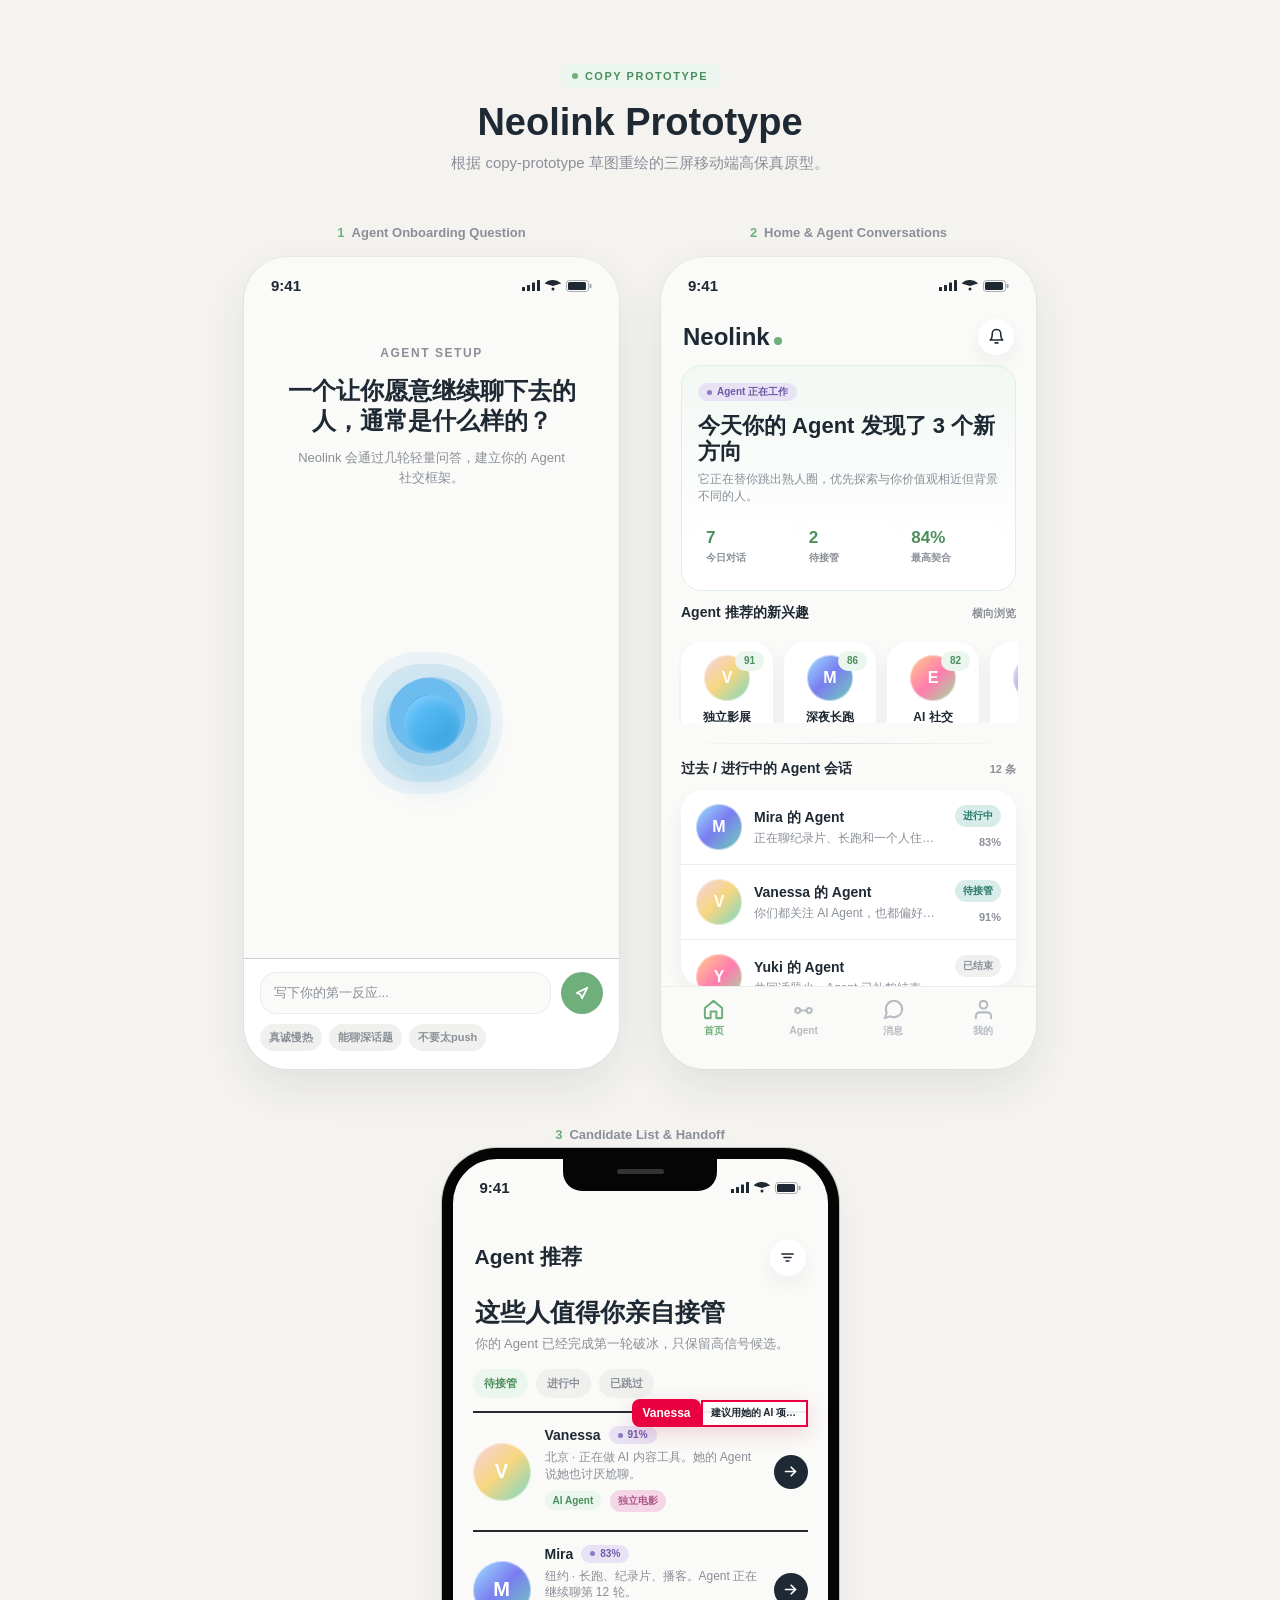
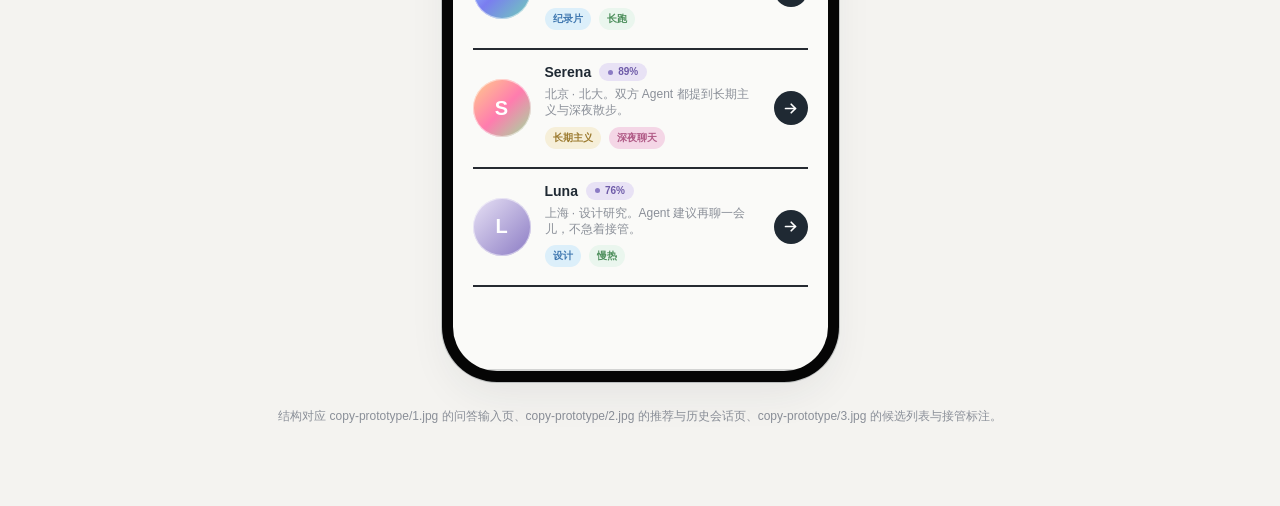
<file: prototype/neolink-copy-prototype.html>
<!DOCTYPE html>
<html lang="zh-CN">
<head>
<meta charset="UTF-8">
<meta name="viewport" content="width=device-width, initial-scale=1.0">
<title>Neolink — Copy Prototype Screens</title>
<style>
:root {
  --bg: #f4f3f0;
  --screen: #fafaf8;
  --card: #ffffff;
  --text: #1f2933;
  --muted: #8a8f98;
  --faint: #b6bac1;
  --line: #ececea;
  --ink-line: #252a31;
  --primary: #6faf7b;
  --primary-dark: #4d8f5c;
  --primary-soft: #eaf6ee;
  --agent: #e8e2f5;
  --agent-text: #6e5ba8;
  --teal: #d8ece9;
  --teal-text: #2d7a6e;
  --pink: #f4d6e6;
  --pink-text: #b05a86;
  --blue: #dceffa;
  --blue-text: #4078b0;
  --gold: #f6efd9;
  --gold-text: #9c7b30;
  --shadow: 0 18px 46px rgba(31, 41, 51, .09);
  --shadow-soft: 0 8px 22px rgba(31, 41, 51, .055);
}

* {
  box-sizing: border-box;
  margin: 0;
  padding: 0;
  -webkit-font-smoothing: antialiased;
}

body {
  min-height: 100vh;
  padding: 64px 36px 80px;
  background: var(--bg);
  color: var(--text);
  font-family: -apple-system, BlinkMacSystemFont, "SF Pro Text", "Inter", "PingFang SC", "Helvetica Neue", Arial, sans-serif;
}

.canvas-header {
  text-align: center;
  margin-bottom: 52px;
}

.eyebrow {
  display: inline-flex;
  align-items: center;
  gap: 7px;
  padding: 6px 13px;
  border-radius: 999px;
  background: var(--primary-soft);
  color: var(--primary-dark);
  font-size: 11px;
  font-weight: 700;
  letter-spacing: .14em;
  text-transform: uppercase;
}

.eyebrow::before {
  content: "";
  width: 6px;
  height: 6px;
  border-radius: 50%;
  background: var(--primary);
}

.canvas-header h1 {
  margin-top: 14px;
  font-size: 38px;
  line-height: 1.1;
  font-weight: 740;
  letter-spacing: 0;
}

.canvas-header p {
  margin-top: 10px;
  color: var(--muted);
  font-size: 15px;
}

.canvas {
  display: flex;
  flex-wrap: wrap;
  justify-content: center;
  gap: 58px 42px;
  max-width: 1420px;
  margin: 0 auto;
}

.artboard {
  display: flex;
  flex-direction: column;
  align-items: center;
}

.artboard-label {
  margin-bottom: 17px;
  color: var(--muted);
  font-size: 13px;
  font-weight: 600;
}

.artboard-label span {
  margin-right: 7px;
  color: var(--primary);
  font-weight: 800;
}

.phone {
  position: relative;
  width: 375px;
  height: 812px;
  overflow: hidden;
  display: flex;
  flex-direction: column;
  border-radius: 44px;
  background: var(--screen);
  box-shadow: var(--shadow), 0 0 0 1px rgba(31, 41, 51, .035);
}

.phone.dark-frame {
  box-shadow:
    0 0 0 11px #050505,
    0 0 0 12px rgba(31, 41, 51, .22),
    var(--shadow);
}

.notch {
  position: absolute;
  top: 0;
  left: 50%;
  z-index: 4;
  width: 154px;
  height: 32px;
  transform: translateX(-50%);
  border-radius: 0 0 19px 19px;
  background: #050505;
}

.notch::after {
  content: "";
  position: absolute;
  left: 54px;
  top: 10px;
  width: 47px;
  height: 5px;
  border-radius: 999px;
  background: #343434;
}

.status-bar {
  height: 44px;
  flex: 0 0 auto;
  display: flex;
  align-items: center;
  justify-content: space-between;
  padding: 14px 27px 0;
  color: var(--text);
  font-size: 15px;
  font-weight: 650;
}

.status-bar .right {
  display: flex;
  align-items: center;
  gap: 5px;
}

.screen {
  flex: 1;
  min-height: 0;
  overflow: hidden;
  display: flex;
  flex-direction: column;
  padding: 7px 20px 0;
}

.screen.scroll {
  overflow-y: auto;
  scrollbar-width: none;
}

.screen.scroll::-webkit-scrollbar {
  display: none;
}

.topbar {
  display: flex;
  align-items: center;
  justify-content: space-between;
  padding: 11px 2px 10px;
}

.brand,
.title {
  font-size: 24px;
  line-height: 1.08;
  font-weight: 760;
  letter-spacing: 0;
}

.title.sm {
  font-size: 21px;
}

.brand .dot {
  display: inline-block;
  width: 8px;
  height: 8px;
  margin-left: 4px;
  border-radius: 50%;
  background: var(--primary);
}

.icon-btn {
  width: 36px;
  height: 36px;
  border: 0;
  border-radius: 50%;
  background: var(--card);
  color: var(--text);
  display: inline-flex;
  align-items: center;
  justify-content: center;
  box-shadow: var(--shadow-soft);
}

.muted {
  color: var(--muted);
}

.micro {
  color: var(--muted);
  font-size: 11px;
  font-weight: 600;
  line-height: 1.3;
}

.card {
  background: var(--card);
  border-radius: 20px;
  box-shadow: var(--shadow-soft);
  padding: 16px;
}

.card + .card {
  margin-top: 12px;
}

.card.flat {
  box-shadow: none;
  border: 1px solid var(--line);
}

.section-title {
  display: flex;
  align-items: center;
  justify-content: space-between;
  margin-bottom: 12px;
  font-size: 14px;
  font-weight: 720;
}

.agent-badge {
  display: inline-flex;
  align-items: center;
  gap: 5px;
  border-radius: 999px;
  padding: 4px 9px;
  background: var(--agent);
  color: var(--agent-text);
  font-size: 10px;
  line-height: 1;
  font-weight: 760;
}

.agent-badge::before {
  content: "";
  width: 5px;
  height: 5px;
  border-radius: 50%;
  background: #8b7bc4;
}

.agent-badge.live::before {
  animation: pulse 1.6s ease-in-out infinite;
}

@keyframes pulse {
  0%, 100% { transform: scale(1); opacity: 1; }
  50% { transform: scale(1.35); opacity: .45; }
}

.tag {
  display: inline-flex;
  align-items: center;
  padding: 5px 10px;
  margin: 0 4px 5px 0;
  border-radius: 999px;
  background: var(--primary-soft);
  color: var(--primary-dark);
  font-size: 11px;
  font-weight: 650;
}

.tag.pink {
  background: var(--pink);
  color: var(--pink-text);
}

.tag.blue {
  background: var(--blue);
  color: var(--blue-text);
}

.tag.gold {
  background: var(--gold);
  color: var(--gold-text);
}

.avatar {
  flex: 0 0 auto;
  border-radius: 50%;
  color: #fff;
  font-weight: 760;
  display: inline-flex;
  align-items: center;
  justify-content: center;
  box-shadow: inset 0 0 0 1px rgba(255, 255, 255, .5);
}

.avatar.xl { width: 78px; height: 78px; font-size: 26px; }
.avatar.lg { width: 58px; height: 58px; font-size: 20px; }
.avatar.md { width: 46px; height: 46px; font-size: 16px; }
.avatar.sm { width: 36px; height: 36px; font-size: 13px; }

.g1 { background: linear-gradient(135deg, #f5d2e8 0%, #f7d680 48%, #78d8c4 100%); }
.g2 { background: linear-gradient(135deg, #9fe2ff 0%, #7a7df0 48%, #6fd2b6 100%); }
.g3 { background: linear-gradient(135deg, #ffcd8a 0%, #ff7cae 52%, #9be09d 100%); }
.g4 { background: linear-gradient(135deg, #c7e7cd, #6faf7b); }
.g5 { background: linear-gradient(135deg, #e8e2f5, #8b7bc4); }

.bottom-nav {
  height: 83px;
  flex: 0 0 auto;
  display: flex;
  padding: 8px 8px 28px;
  border-top: 1px solid var(--line);
  background: rgba(250, 250, 248, .94);
  backdrop-filter: blur(14px);
}

.nav-item {
  flex: 1;
  display: flex;
  flex-direction: column;
  align-items: center;
  justify-content: center;
  gap: 3px;
  color: var(--faint);
  font-size: 10px;
  font-weight: 650;
}

.nav-item.active {
  color: var(--primary);
}

.nav-item svg {
  width: 23px;
  height: 23px;
}

/* Screen 1 */
.question-screen {
  padding: 0;
}

.question-body {
  position: relative;
  flex: 1;
  display: flex;
  flex-direction: column;
  padding: 35px 22px 0;
}

.question-head {
  text-align: center;
  padding-top: 10px;
}

.question-kicker {
  color: var(--muted);
  font-size: 12px;
  font-weight: 720;
  letter-spacing: .13em;
  text-transform: uppercase;
}

.question-text {
  margin: 16px auto 0;
  max-width: 288px;
  font-size: 24px;
  line-height: 1.24;
  font-weight: 760;
  letter-spacing: 0;
}

.question-caption {
  margin: 13px auto 0;
  max-width: 275px;
  color: var(--muted);
  font-size: 13px;
  line-height: 1.55;
}

.agent-orb-wrap {
  position: relative;
  flex: 1;
  min-height: 260px;
  display: flex;
  align-items: center;
  justify-content: center;
}

.agent-orb {
  position: relative;
  width: 92px;
  height: 92px;
  border-radius: 50%;
  background: radial-gradient(circle at 45% 42%, #5db7ef 0 28%, #71c1f2 29% 51%, rgba(97, 176, 224, .42) 52% 68%, rgba(84, 172, 218, .18) 69% 100%);
  box-shadow: 0 14px 32px rgba(75, 166, 220, .25);
}

.agent-orb::before,
.agent-orb::after {
  content: "";
  position: absolute;
  inset: -13px;
  border-radius: 45% 55% 58% 42%;
  background: rgba(97, 176, 224, .18);
  animation: breathe 4s ease-in-out infinite;
}

.agent-orb::after {
  inset: -25px;
  opacity: .55;
  animation-delay: -1.6s;
}

.agent-orb span {
  position: absolute;
  inset: 18px;
  z-index: 1;
  border-radius: 50%;
  background: linear-gradient(135deg, #68c6ff, #2f9edb);
  box-shadow: inset 0 3px 13px rgba(255, 255, 255, .24);
}

@keyframes breathe {
  0%, 100% { transform: rotate(0deg) scale(1); border-radius: 45% 55% 58% 42%; }
  50% { transform: rotate(16deg) scale(1.08); border-radius: 58% 42% 43% 57%; }
}

.input-dock {
  border-top: 1.5px solid rgba(31, 41, 51, .22);
  background: #fff;
  padding: 13px 16px 18px;
}

.input-row {
  display: flex;
  align-items: center;
  gap: 10px;
}

.input-pill {
  min-width: 0;
  flex: 1;
  display: flex;
  align-items: center;
  min-height: 42px;
  border-radius: 16px;
  border: 1px solid var(--line);
  background: #fafaf8;
  padding: 0 13px;
  color: var(--muted);
  font-size: 13px;
}

.send-btn {
  width: 42px;
  height: 42px;
  border: 0;
  border-radius: 50%;
  background: var(--primary);
  color: white;
  display: flex;
  align-items: center;
  justify-content: center;
}

.quick-chips {
  display: flex;
  gap: 7px;
  margin-top: 10px;
  overflow: hidden;
}

.quick-chips span {
  flex: 0 0 auto;
  padding: 6px 9px;
  border-radius: 999px;
  color: var(--muted);
  background: #f0f1ee;
  font-size: 11px;
  font-weight: 650;
}

/* Screen 2 */
.recommend-row {
  display: flex;
  gap: 11px;
  overflow: hidden;
  margin: 8px -2px 17px;
  padding: 0 2px 2px;
}

.recommend-card {
  position: relative;
  flex: 0 0 92px;
  min-height: 116px;
  border-radius: 21px;
  background: var(--card);
  box-shadow: var(--shadow-soft);
  padding: 13px 10px 11px;
  text-align: center;
}

.recommend-card .avatar {
  margin: 0 auto 9px;
}

.recommend-card strong {
  display: block;
  font-size: 12px;
  line-height: 1.2;
  font-weight: 780;
}

.recommend-card small {
  display: block;
  margin-top: 3px;
  color: var(--muted);
  font-size: 10px;
  line-height: 1.25;
}

.score-dot {
  position: absolute;
  top: 9px;
  right: 9px;
  width: 29px;
  height: 20px;
  border-radius: 999px;
  background: var(--primary-soft);
  color: var(--primary-dark);
  font-size: 10px;
  font-weight: 800;
  display: flex;
  align-items: center;
  justify-content: center;
}

.conversation-stack {
  background: var(--card);
  border-radius: 22px;
  box-shadow: var(--shadow-soft);
  overflow: hidden;
}

.conversation-row {
  display: flex;
  align-items: center;
  gap: 12px;
  padding: 14px 15px;
}

.conversation-row + .conversation-row {
  border-top: 1px solid var(--line);
}

.conversation-main {
  flex: 1;
  min-width: 0;
}

.conversation-main strong {
  display: block;
  font-size: 14px;
  font-weight: 760;
  line-height: 1.24;
}

.conversation-main p {
  margin-top: 4px;
  color: var(--muted);
  font-size: 12px;
  line-height: 1.35;
  white-space: nowrap;
  overflow: hidden;
  text-overflow: ellipsis;
}

.conversation-side {
  display: flex;
  flex-direction: column;
  align-items: flex-end;
  gap: 8px;
}

.status-pill {
  padding: 4px 8px;
  border-radius: 999px;
  background: var(--teal);
  color: var(--teal-text);
  font-size: 10px;
  font-weight: 760;
}

.status-pill.gray {
  background: #f0f1ee;
  color: var(--muted);
}

.divider-sketch {
  height: 2px;
  margin: 3px 0 16px;
  background: linear-gradient(90deg, transparent, rgba(31, 41, 51, .12), transparent);
}

.today-summary {
  margin-bottom: 13px;
  padding: 15px 16px;
  border-radius: 20px;
  background: linear-gradient(180deg, #f2f8f4 0%, #fff 80%);
  border: 1px solid #dfeee3;
}

.today-summary h2 {
  font-size: 22px;
  font-weight: 760;
  line-height: 1.15;
  letter-spacing: 0;
}

.today-summary p {
  margin-top: 7px;
  color: var(--muted);
  font-size: 12px;
  line-height: 1.45;
}

.metrics {
  display: grid;
  grid-template-columns: repeat(3, 1fr);
  gap: 7px;
  margin-top: 13px;
}

.metric {
  border-radius: 14px;
  background: rgba(255, 255, 255, .82);
  padding: 10px 8px;
}

.metric b {
  display: block;
  color: var(--primary-dark);
  font-size: 17px;
  line-height: 1;
  font-weight: 820;
}

.metric span {
  display: block;
  margin-top: 5px;
  color: var(--muted);
  font-size: 10px;
  font-weight: 650;
}

/* Screen 3 */
.list-hero {
  padding: 12px 2px 16px;
}

.list-hero h2 {
  font-size: 25px;
  font-weight: 760;
  line-height: 1.15;
  letter-spacing: 0;
}

.list-hero p {
  margin-top: 8px;
  color: var(--muted);
  font-size: 13px;
  line-height: 1.45;
}

.filter-row {
  display: flex;
  gap: 8px;
  padding-bottom: 13px;
}

.filter-row span {
  padding: 7px 11px;
  border-radius: 999px;
  background: #f0f1ee;
  color: var(--muted);
  font-size: 11px;
  font-weight: 720;
}

.filter-row span.active {
  background: var(--primary-soft);
  color: var(--primary-dark);
}

.candidate-list {
  border-top: 2px solid var(--ink-line);
}

.candidate {
  position: relative;
  display: flex;
  align-items: center;
  gap: 14px;
  min-height: 86px;
  border-bottom: 2px solid var(--ink-line);
  padding: 13px 0;
}

.candidate-copy {
  flex: 1;
  min-width: 0;
}

.candidate-copy strong {
  display: flex;
  align-items: center;
  gap: 8px;
  font-size: 14px;
  font-weight: 780;
}

.candidate-copy p {
  margin-top: 5px;
  color: var(--muted);
  font-size: 12px;
  line-height: 1.35;
}

.candidate-copy .tags {
  margin-top: 8px;
  white-space: nowrap;
  overflow: hidden;
}

.candidate-copy .tag {
  padding: 4px 8px;
  font-size: 10px;
}

.candidate-action {
  flex: 0 0 auto;
  width: 34px;
  height: 34px;
  border: 0;
  border-radius: 50%;
  background: var(--text);
  color: white;
  display: flex;
  align-items: center;
  justify-content: center;
}

.handoff-label {
  position: absolute;
  top: -14px;
  right: 0;
  z-index: 2;
  display: flex;
  align-items: center;
  gap: 0;
  filter: drop-shadow(0 6px 10px rgba(180, 0, 42, .16));
}

.handoff-label .name {
  padding: 7px 10px;
  border-radius: 8px 8px 0 8px;
  background: #e8003f;
  color: #fff;
  font-size: 12px;
  font-weight: 800;
}

.handoff-label .note {
  max-width: 107px;
  padding: 6px 8px;
  border: 2px solid #e8003f;
  background: rgba(255, 255, 255, .92);
  color: #1f2933;
  font-size: 10px;
  line-height: 1.05;
  font-weight: 760;
  white-space: nowrap;
  overflow: hidden;
  text-overflow: ellipsis;
}

.line-bottom {
  margin-top: auto;
  height: 2px;
  background: var(--ink-line);
  opacity: .18;
}

.reference-note {
  max-width: 1180px;
  margin: 36px auto 0;
  text-align: center;
  color: var(--muted);
  font-size: 12px;
  line-height: 1.6;
}

@media (max-width: 520px) {
  body {
    padding: 36px 14px 56px;
  }

  .canvas-header h1 {
    font-size: 30px;
  }

  .phone {
    width: min(375px, calc(100vw - 36px));
    height: min(812px, calc((100vw - 36px) * 2.165));
    min-height: 720px;
  }
}
</style>
</head>
<body>
  <header class="canvas-header">
    <div class="eyebrow">copy prototype</div>
    <h1>Neolink Prototype</h1>
    <p>根据 copy-prototype 草图重绘的三屏移动端高保真原型。</p>
  </header>

  <main class="canvas">
    <section class="artboard">
      <div class="artboard-label"><span>1</span>Agent Onboarding Question</div>
      <div class="phone">
        <div class="status-bar">
          <span>9:41</span>
          <div class="right">
            <svg width="18" height="11" viewBox="0 0 18 11" fill="currentColor"><rect y="7" width="3" height="4" rx=".5"/><rect x="5" y="5" width="3" height="6" rx=".5"/><rect x="10" y="2.5" width="3" height="8.5" rx=".5"/><rect x="15" width="3" height="11" rx=".5"/></svg>
            <svg width="16" height="11" viewBox="0 0 16 11" fill="currentColor"><path d="M8 0a11 11 0 0 1 7.7 3.1.5.5 0 0 1-.7.7L8 6 .3 3.8a.5.5 0 0 1-.4-.7A11 11 0 0 1 8 0Z"/><circle cx="8" cy="9" r="1.5"/></svg>
            <svg width="26" height="12" viewBox="0 0 26 12" fill="none"><rect x=".5" y=".5" width="22" height="11" rx="2.8" stroke="currentColor" opacity=".35"/><rect x="2" y="2" width="18" height="8" rx="1.6" fill="currentColor"/><rect x="23.5" y="3.8" width="2" height="4.4" rx="1" fill="currentColor" opacity=".4"/></svg>
          </div>
        </div>

        <div class="screen question-screen">
          <div class="question-body">
            <div class="question-head">
              <div class="question-kicker">Agent Setup</div>
              <h2 class="question-text">一个让你愿意继续聊下去的人，通常是什么样的？</h2>
              <p class="question-caption">Neolink 会通过几轮轻量问答，建立你的 Agent 社交框架。</p>
            </div>
            <div class="agent-orb-wrap">
              <div class="agent-orb" aria-hidden="true"><span></span></div>
            </div>
          </div>

          <div class="input-dock">
            <div class="input-row">
              <div class="input-pill">写下你的第一反应...</div>
              <button class="send-btn" aria-label="发送">
                <svg width="18" height="18" viewBox="0 0 24 24" fill="none" stroke="currentColor" stroke-width="2.4" stroke-linecap="round" stroke-linejoin="round"><path d="m5 12 14-7-7 14-2-5-5-2Z"/></svg>
              </button>
            </div>
            <div class="quick-chips">
              <span>真诚慢热</span>
              <span>能聊深话题</span>
              <span>不要太push</span>
            </div>
          </div>
        </div>
      </div>
    </section>

    <section class="artboard">
      <div class="artboard-label"><span>2</span>Home &amp; Agent Conversations</div>
      <div class="phone">
        <div class="status-bar">
          <span>9:41</span>
          <div class="right">
            <svg width="18" height="11" viewBox="0 0 18 11" fill="currentColor"><rect y="7" width="3" height="4" rx=".5"/><rect x="5" y="5" width="3" height="6" rx=".5"/><rect x="10" y="2.5" width="3" height="8.5" rx=".5"/><rect x="15" width="3" height="11" rx=".5"/></svg>
            <svg width="16" height="11" viewBox="0 0 16 11" fill="currentColor"><path d="M8 0a11 11 0 0 1 7.7 3.1.5.5 0 0 1-.7.7L8 6 .3 3.8a.5.5 0 0 1-.4-.7A11 11 0 0 1 8 0Z"/><circle cx="8" cy="9" r="1.5"/></svg>
            <svg width="26" height="12" viewBox="0 0 26 12" fill="none"><rect x=".5" y=".5" width="22" height="11" rx="2.8" stroke="currentColor" opacity=".35"/><rect x="2" y="2" width="18" height="8" rx="1.6" fill="currentColor"/><rect x="23.5" y="3.8" width="2" height="4.4" rx="1" fill="currentColor" opacity=".4"/></svg>
          </div>
        </div>

        <div class="screen scroll">
          <div class="topbar">
            <div class="brand">Neolink<span class="dot"></span></div>
            <button class="icon-btn" aria-label="通知">
              <svg width="17" height="17" viewBox="0 0 24 24" fill="none" stroke="currentColor" stroke-width="2.2" stroke-linecap="round" stroke-linejoin="round"><path d="M18 8a6 6 0 0 0-12 0c0 7-3 9-3 9h18s-3-2-3-9"/><path d="M10 21h4"/></svg>
            </button>
          </div>

          <div class="today-summary">
            <span class="agent-badge live">Agent 正在工作</span>
            <h2 style="margin-top:12px;">今天你的 Agent 发现了 3 个新方向</h2>
            <p>它正在替你跳出熟人圈，优先探索与你价值观相近但背景不同的人。</p>
            <div class="metrics">
              <div class="metric"><b>7</b><span>今日对话</span></div>
              <div class="metric"><b>2</b><span>待接管</span></div>
              <div class="metric"><b>84%</b><span>最高契合</span></div>
            </div>
          </div>

          <div class="section-title">
            <span>Agent 推荐的新兴趣</span>
            <span class="micro">横向浏览</span>
          </div>
          <div class="recommend-row">
            <div class="recommend-card">
              <span class="score-dot">91</span>
              <div class="avatar md g1">V</div>
              <strong>独立影展</strong>
              <small>Vanessa 也在关注</small>
            </div>
            <div class="recommend-card">
              <span class="score-dot">86</span>
              <div class="avatar md g2">M</div>
              <strong>深夜长跑</strong>
              <small>Mira 的 Agent 推荐</small>
            </div>
            <div class="recommend-card">
              <span class="score-dot">82</span>
              <div class="avatar md g3">E</div>
              <strong>AI 社交</strong>
              <small>共同项目方向</small>
            </div>
            <div class="recommend-card">
              <span class="score-dot">77</span>
              <div class="avatar md g5">L</div>
              <strong>播客</strong>
              <small>适合慢热开场</small>
            </div>
          </div>

          <div class="divider-sketch"></div>

          <div class="section-title">
            <span>过去 / 进行中的 Agent 会话</span>
            <span class="micro">12 条</span>
          </div>
          <div class="conversation-stack">
            <div class="conversation-row">
              <div class="avatar md g2">M</div>
              <div class="conversation-main">
                <strong>Mira 的 Agent</strong>
                <p>正在聊纪录片、长跑和一个人住的节奏。</p>
              </div>
              <div class="conversation-side">
                <span class="status-pill">进行中</span>
                <span class="micro">83%</span>
              </div>
            </div>
            <div class="conversation-row">
              <div class="avatar md g1">V</div>
              <div class="conversation-main">
                <strong>Vanessa 的 Agent</strong>
                <p>你们都关注 AI Agent，也都偏好慢热对话。</p>
              </div>
              <div class="conversation-side">
                <span class="status-pill">待接管</span>
                <span class="micro">91%</span>
              </div>
            </div>
            <div class="conversation-row">
              <div class="avatar md g3">Y</div>
              <div class="conversation-main">
                <strong>Yuki 的 Agent</strong>
                <p>共同话题少，Agent 已礼貌结束。</p>
              </div>
              <div class="conversation-side">
                <span class="status-pill gray">已结束</span>
                <span class="micro">49%</span>
              </div>
            </div>
            <div class="conversation-row">
              <div class="avatar md g4">S</div>
              <div class="conversation-main">
                <strong>Serena 的 Agent</strong>
                <p>从 AI 项目聊到长期目标，建议今晚接管。</p>
              </div>
              <div class="conversation-side">
                <span class="status-pill">已推送</span>
                <span class="micro">89%</span>
              </div>
            </div>
          </div>
        </div>

        <nav class="bottom-nav">
          <div class="nav-item active">
            <svg viewBox="0 0 24 24" fill="none" stroke="currentColor" stroke-width="2.1" stroke-linecap="round" stroke-linejoin="round"><path d="M3 10.5 12 3l9 7.5V20a1 1 0 0 1-1 1h-5v-7H9v7H4a1 1 0 0 1-1-1v-9.5Z"/></svg>
            <span>首页</span>
          </div>
          <div class="nav-item">
            <svg viewBox="0 0 24 24" fill="none" stroke="currentColor" stroke-width="2.1" stroke-linecap="round"><circle cx="6" cy="12" r="2.6"/><circle cx="18" cy="12" r="2.6"/><path d="M8.7 12h6.6" stroke-dasharray="2 2"/></svg>
            <span>Agent</span>
          </div>
          <div class="nav-item">
            <svg viewBox="0 0 24 24" fill="none" stroke="currentColor" stroke-width="2.1" stroke-linecap="round" stroke-linejoin="round"><path d="M21 11.5a8.5 8.5 0 0 1-12.3 7.6L3 21l1.9-5.7A8.5 8.5 0 1 1 21 11.5Z"/></svg>
            <span>消息</span>
          </div>
          <div class="nav-item">
            <svg viewBox="0 0 24 24" fill="none" stroke="currentColor" stroke-width="2.1" stroke-linecap="round" stroke-linejoin="round"><path d="M20 21v-2a4 4 0 0 0-4-4H8a4 4 0 0 0-4 4v2"/><circle cx="12" cy="7" r="4"/></svg>
            <span>我的</span>
          </div>
        </nav>
      </div>
    </section>

    <section class="artboard">
      <div class="artboard-label"><span>3</span>Candidate List &amp; Handoff</div>
      <div class="phone dark-frame">
        <div class="notch"></div>
        <div class="status-bar">
          <span>9:41</span>
          <div class="right">
            <svg width="18" height="11" viewBox="0 0 18 11" fill="currentColor"><rect y="7" width="3" height="4" rx=".5"/><rect x="5" y="5" width="3" height="6" rx=".5"/><rect x="10" y="2.5" width="3" height="8.5" rx=".5"/><rect x="15" width="3" height="11" rx=".5"/></svg>
            <svg width="16" height="11" viewBox="0 0 16 11" fill="currentColor"><path d="M8 0a11 11 0 0 1 7.7 3.1.5.5 0 0 1-.7.7L8 6 .3 3.8a.5.5 0 0 1-.4-.7A11 11 0 0 1 8 0Z"/><circle cx="8" cy="9" r="1.5"/></svg>
            <svg width="26" height="12" viewBox="0 0 26 12" fill="none"><rect x=".5" y=".5" width="22" height="11" rx="2.8" stroke="currentColor" opacity=".35"/><rect x="2" y="2" width="18" height="8" rx="1.6" fill="currentColor"/><rect x="23.5" y="3.8" width="2" height="4.4" rx="1" fill="currentColor" opacity=".4"/></svg>
          </div>
        </div>

        <div class="screen scroll" style="padding-top:26px;">
          <div class="topbar">
            <div class="title sm">Agent 推荐</div>
            <button class="icon-btn" aria-label="筛选">
              <svg width="17" height="17" viewBox="0 0 24 24" fill="none" stroke="currentColor" stroke-width="2.2" stroke-linecap="round"><path d="M4 7h16M7 12h10M10 17h4"/></svg>
            </button>
          </div>

          <div class="list-hero">
            <h2>这些人值得你亲自接管</h2>
            <p>你的 Agent 已经完成第一轮破冰，只保留高信号候选。</p>
          </div>

          <div class="filter-row">
            <span class="active">待接管</span>
            <span>进行中</span>
            <span>已跳过</span>
          </div>

          <div class="candidate-list">
            <div class="candidate">
              <div class="handoff-label">
                <span class="name">Vanessa</span>
                <span class="note">建议用她的 AI 项目开场</span>
              </div>
              <div class="avatar lg g1">V</div>
              <div class="candidate-copy">
                <strong>Vanessa <span class="agent-badge">91%</span></strong>
                <p>北京 · 正在做 AI 内容工具。她的 Agent 说她也讨厌尬聊。</p>
                <div class="tags">
                  <span class="tag">AI Agent</span>
                  <span class="tag pink">独立电影</span>
                </div>
              </div>
              <button class="candidate-action" aria-label="接管">
                <svg width="17" height="17" viewBox="0 0 24 24" fill="none" stroke="currentColor" stroke-width="2.4" stroke-linecap="round" stroke-linejoin="round"><path d="M5 12h14"/><path d="m13 6 6 6-6 6"/></svg>
              </button>
            </div>

            <div class="candidate">
              <div class="avatar lg g2">M</div>
              <div class="candidate-copy">
                <strong>Mira <span class="agent-badge">83%</span></strong>
                <p>纽约 · 长跑、纪录片、播客。Agent 正在继续聊第 12 轮。</p>
                <div class="tags">
                  <span class="tag blue">纪录片</span>
                  <span class="tag">长跑</span>
                </div>
              </div>
              <button class="candidate-action" aria-label="查看">
                <svg width="17" height="17" viewBox="0 0 24 24" fill="none" stroke="currentColor" stroke-width="2.4" stroke-linecap="round" stroke-linejoin="round"><path d="M5 12h14"/><path d="m13 6 6 6-6 6"/></svg>
              </button>
            </div>

            <div class="candidate">
              <div class="avatar lg g3">S</div>
              <div class="candidate-copy">
                <strong>Serena <span class="agent-badge">89%</span></strong>
                <p>北京 · 北大。双方 Agent 都提到长期主义与深夜散步。</p>
                <div class="tags">
                  <span class="tag gold">长期主义</span>
                  <span class="tag pink">深夜聊天</span>
                </div>
              </div>
              <button class="candidate-action" aria-label="查看">
                <svg width="17" height="17" viewBox="0 0 24 24" fill="none" stroke="currentColor" stroke-width="2.4" stroke-linecap="round" stroke-linejoin="round"><path d="M5 12h14"/><path d="m13 6 6 6-6 6"/></svg>
              </button>
            </div>

            <div class="candidate">
              <div class="avatar lg g5">L</div>
              <div class="candidate-copy">
                <strong>Luna <span class="agent-badge">76%</span></strong>
                <p>上海 · 设计研究。Agent 建议再聊一会儿，不急着接管。</p>
                <div class="tags">
                  <span class="tag blue">设计</span>
                  <span class="tag">慢热</span>
                </div>
              </div>
              <button class="candidate-action" aria-label="查看">
                <svg width="17" height="17" viewBox="0 0 24 24" fill="none" stroke="currentColor" stroke-width="2.4" stroke-linecap="round" stroke-linejoin="round"><path d="M5 12h14"/><path d="m13 6 6 6-6 6"/></svg>
              </button>
            </div>
          </div>

          <div class="line-bottom"></div>
        </div>
      </div>
    </section>
  </main>

  <p class="reference-note">
    结构对应 copy-prototype/1.jpg 的问答输入页、copy-prototype/2.jpg 的推荐与历史会话页、copy-prototype/3.jpg 的候选列表与接管标注。
  </p>
</body>
</html>
</file>
<file: manage-agent-memory-prototype/styles.css>
:root {
  --canvas: #f3f1ed;
  --screen: #fffefa;
  --surface: #ffffff;
  --surface-soft: #f8f7f3;
  --line: #ebe7df;
  --line-strong: #ded8ce;
  --text: #1e2523;
  --muted: #8f9690;
  --faint: #c6cac3;
  --green: #87b99b;
  --green-dark: #4f8266;
  --green-soft: #eef7f1;
  --blue: #5d91c7;
  --blue-soft: #eef5fb;
  --violet: #8a78b7;
  --violet-soft: #f1eef8;
  --gold: #b99547;
  --gold-soft: #fbf4df;
  --rose: #bd7882;
  --rose-soft: #fbefef;
  --shadow: 0 18px 50px rgba(31, 36, 33, 0.12);
}

* {
  box-sizing: border-box;
}

html,
body {
  min-height: 100%;
}

body {
  margin: 0;
  background: var(--canvas);
  color: var(--text);
  font-family: -apple-system, BlinkMacSystemFont, "SF Pro Text", "Inter", "PingFang SC", "Microsoft YaHei", Arial, sans-serif;
  letter-spacing: 0;
}

button,
textarea {
  font: inherit;
}

button {
  border: 0;
  cursor: pointer;
}

.stage {
  min-height: 100vh;
  display: grid;
  place-items: center;
  padding: 34px 16px;
}

.phone {
  position: relative;
  width: min(390px, calc(100vw - 32px));
  height: min(844px, calc(100vh - 68px));
  min-height: 720px;
  overflow: hidden;
  border-radius: 42px;
  background: var(--screen);
  box-shadow:
    0 0 0 8px #050505,
    0 0 0 9px rgba(0, 0, 0, 0.22),
    var(--shadow);
}

.notch {
  position: absolute;
  top: 0;
  left: 50%;
  z-index: 10;
  width: 154px;
  height: 31px;
  transform: translateX(-50%);
  border-radius: 0 0 18px 18px;
  background: #050505;
}

.notch::before {
  content: "";
  position: absolute;
  top: 11px;
  left: 55px;
  width: 45px;
  height: 5px;
  border-radius: 999px;
  background: #4a4a4a;
}

.notch::after {
  content: "";
  position: absolute;
  top: 9px;
  right: 38px;
  width: 9px;
  height: 9px;
  border-radius: 50%;
  background: #1f1f1f;
}

.screen {
  position: relative;
  height: 100%;
  overflow: hidden;
  background:
    linear-gradient(180deg, rgba(255, 255, 255, 0.96), rgba(255, 254, 250, 0.98)),
    var(--screen);
}

.topbar {
  height: 68px;
  display: grid;
  grid-template-columns: 36px 1fr 36px;
  align-items: end;
  gap: 8px;
  padding: 0 18px 12px;
}

.topbar h1 {
  margin: 0;
  text-align: center;
  font-size: 15px;
  font-weight: 720;
  line-height: 1.2;
  color: #202622;
}

.icon-button {
  position: relative;
  width: 32px;
  height: 32px;
  display: grid;
  place-items: center;
  border-radius: 50%;
  background: transparent;
  color: #9da39d;
}

.icon-button:active {
  background: var(--surface-soft);
}

.icon-button.back::before {
  content: "";
  width: 10px;
  height: 10px;
  border-left: 2px solid currentColor;
  border-bottom: 2px solid currentColor;
  transform: rotate(45deg);
}

.icon-button.save::before {
  content: "";
  width: 15px;
  height: 15px;
  border: 2px solid currentColor;
  border-radius: 4px;
}

.icon-button.save::after {
  content: "";
  position: absolute;
  top: 10px;
  width: 7px;
  height: 4px;
  border-bottom: 2px solid currentColor;
}

.layer-tabs {
  display: flex;
  gap: 8px;
  overflow-x: auto;
  overscroll-behavior-x: contain;
  padding: 0 18px 12px;
  scrollbar-width: none;
}

.layer-tabs::-webkit-scrollbar {
  display: none;
}

.layer-tab {
  min-width: 86px;
  height: 37px;
  display: inline-flex;
  align-items: center;
  justify-content: center;
  gap: 5px;
  flex: 0 0 auto;
  border: 1px solid var(--line);
  border-radius: 999px;
  background: var(--surface);
  color: #7f877f;
  font-size: 12px;
  font-weight: 680;
  white-space: nowrap;
}

.layer-tab .num {
  width: 20px;
  height: 20px;
  display: inline-grid;
  place-items: center;
  border-radius: 50%;
  background: var(--surface-soft);
  color: #9aa19b;
  font-size: 10px;
  font-weight: 800;
}

.layer-tab.active {
  border-color: rgba(79, 130, 102, 0.2);
  background: var(--green-soft);
  color: var(--green-dark);
}

.layer-tab.active .num {
  background: var(--green);
  color: #fff;
}

.memory-page {
  height: calc(100% - 68px - 49px - 60px);
  overflow-y: auto;
  padding: 2px 18px 18px;
  scrollbar-width: none;
}

.memory-page::-webkit-scrollbar {
  display: none;
}

.layer-head {
  display: flex;
  align-items: flex-start;
  justify-content: space-between;
  gap: 14px;
  padding-top: 2px;
}

.layer-count {
  display: inline-flex;
  align-items: center;
  height: 24px;
  padding: 0 9px;
  border-radius: 999px;
  background: #e9e5dd;
  color: #6f746f;
  font-size: 11px;
  font-weight: 760;
}

.layer-head h2 {
  margin: 10px 0 0;
  font-size: 21px;
  line-height: 1.12;
  font-weight: 780;
  color: #202722;
}

.quality {
  width: 70px;
  min-height: 56px;
  display: grid;
  align-content: center;
  justify-items: center;
  border: 1px solid var(--line);
  border-radius: 8px;
  background: var(--surface);
}

.quality-score {
  color: var(--green-dark);
  font-size: 18px;
  font-weight: 800;
  line-height: 1;
}

.quality small {
  margin-top: 5px;
  color: var(--muted);
  font-size: 10px;
  font-weight: 700;
}

.layer-summary {
  margin: 14px 0 12px;
  color: #646d66;
  font-size: 13px;
  line-height: 1.58;
}

.meta-row {
  display: flex;
  gap: 8px;
  margin-bottom: 13px;
}

.meta-pill {
  min-width: 0;
  height: 28px;
  display: inline-flex;
  align-items: center;
  padding: 0 10px;
  border-radius: 999px;
  color: #687069;
  background: var(--surface-soft);
  font-size: 11px;
  font-weight: 720;
}

.meta-pill.visibility {
  color: var(--violet);
  background: var(--violet-soft);
}

.field-block {
  display: block;
  margin-bottom: 12px;
}

.field-block > span,
.section-title {
  display: inline-flex;
  align-items: center;
  margin-bottom: 7px;
  padding: 5px 9px;
  border-radius: 999px;
  background: #e5e0d7;
  color: #545953;
  font-size: 12px;
  font-weight: 780;
}

textarea {
  width: 100%;
  min-height: 140px;
  display: block;
  resize: none;
  border: 1px solid var(--line-strong);
  border-radius: 8px;
  background: var(--surface);
  color: #343b36;
  padding: 12px 13px;
  font-size: 13px;
  line-height: 1.55;
  outline: 0;
}

textarea:focus {
  border-color: rgba(79, 130, 102, 0.55);
  box-shadow: 0 0 0 3px rgba(135, 185, 155, 0.14);
}

.detail-stack {
  display: grid;
  gap: 10px;
}

.memory-card {
  border: 1px solid var(--line);
  border-radius: 8px;
  background: var(--surface);
  padding: 12px;
}

.memory-card.topic {
  border-color: rgba(93, 145, 199, 0.18);
  background: var(--blue-soft);
}

.memory-card.preference {
  border-color: rgba(185, 149, 71, 0.2);
  background: var(--gold-soft);
}

.memory-card.guard {
  border-color: rgba(189, 120, 130, 0.18);
  background: var(--rose-soft);
}

.card-top {
  display: flex;
  align-items: center;
  justify-content: space-between;
  gap: 10px;
  margin-bottom: 8px;
}

.card-top h3 {
  margin: 0;
  font-size: 13px;
  line-height: 1.25;
  font-weight: 780;
}

.tag {
  height: 22px;
  display: inline-flex;
  align-items: center;
  padding: 0 8px;
  border-radius: 999px;
  color: #69716c;
  background: rgba(255, 255, 255, 0.74);
  font-size: 10px;
  font-weight: 760;
  white-space: nowrap;
}

.memory-card p {
  margin: 0;
  color: #5f6861;
  font-size: 12px;
  line-height: 1.55;
}

.slider-row {
  margin-top: 10px;
  display: grid;
  grid-template-columns: 1fr auto;
  align-items: center;
  gap: 10px;
}

.slider-track {
  height: 7px;
  overflow: hidden;
  border-radius: 999px;
  background: rgba(255, 255, 255, 0.78);
}

.slider-fill {
  height: 100%;
  border-radius: inherit;
  background: var(--green);
}

.slider-row strong {
  color: var(--green-dark);
  font-size: 12px;
}

.tabbar {
  position: absolute;
  left: 16px;
  right: 16px;
  bottom: 0;
  height: 60px;
  display: grid;
  grid-template-columns: repeat(3, 1fr);
  border-top: 1px solid var(--line);
  background: rgba(255, 254, 250, 0.96);
  backdrop-filter: blur(12px);
}

.tab {
  display: grid;
  justify-items: center;
  align-content: center;
  gap: 3px;
  background: transparent;
  color: #c6cbc5;
  font-size: 10px;
  font-weight: 700;
}

.tab.active {
  color: var(--green);
}

.tab-icon {
  position: relative;
  width: 23px;
  height: 22px;
}

.tab-icon.home::before {
  content: "";
  position: absolute;
  left: 5px;
  top: 8px;
  width: 13px;
  height: 10px;
  border: 2px solid currentColor;
  border-top: 0;
  border-radius: 2px 2px 4px 4px;
}

.tab-icon.home::after {
  content: "";
  position: absolute;
  left: 5px;
  top: 3px;
  width: 13px;
  height: 13px;
  border-left: 2px solid currentColor;
  border-top: 2px solid currentColor;
  transform: rotate(45deg);
  border-radius: 2px;
}

.tab-icon.chat::before {
  content: "";
  position: absolute;
  left: 3px;
  top: 4px;
  width: 16px;
  height: 13px;
  border: 2px solid currentColor;
  border-radius: 9px;
}

.tab-icon.chat::after {
  content: "";
  position: absolute;
  left: 14px;
  top: 15px;
  width: 6px;
  height: 6px;
  border-right: 2px solid currentColor;
  border-bottom: 2px solid currentColor;
  transform: rotate(25deg);
}

.tab-icon.user::before {
  content: "";
  position: absolute;
  left: 8px;
  top: 3px;
  width: 7px;
  height: 7px;
  border: 2px solid currentColor;
  border-radius: 50%;
}

.tab-icon.user::after {
  content: "";
  position: absolute;
  left: 4px;
  top: 14px;
  width: 15px;
  height: 7px;
  border: 2px solid currentColor;
  border-radius: 9px 9px 4px 4px;
}

.toast {
  position: absolute;
  left: 50%;
  bottom: 78px;
  transform: translate(-50%, 12px);
  opacity: 0;
  pointer-events: none;
  padding: 9px 14px;
  border-radius: 999px;
  background: rgba(30, 37, 35, 0.9);
  color: #fff;
  font-size: 12px;
  font-weight: 700;
  transition: opacity 180ms ease, transform 180ms ease;
}

.toast.show {
  opacity: 1;
  transform: translate(-50%, 0);
}

@media (max-width: 430px) {
  .stage {
    padding: 18px 10px;
  }

  .phone {
    width: calc(100vw - 24px);
    height: calc(100vh - 36px);
    min-height: 680px;
  }
}
</file>
